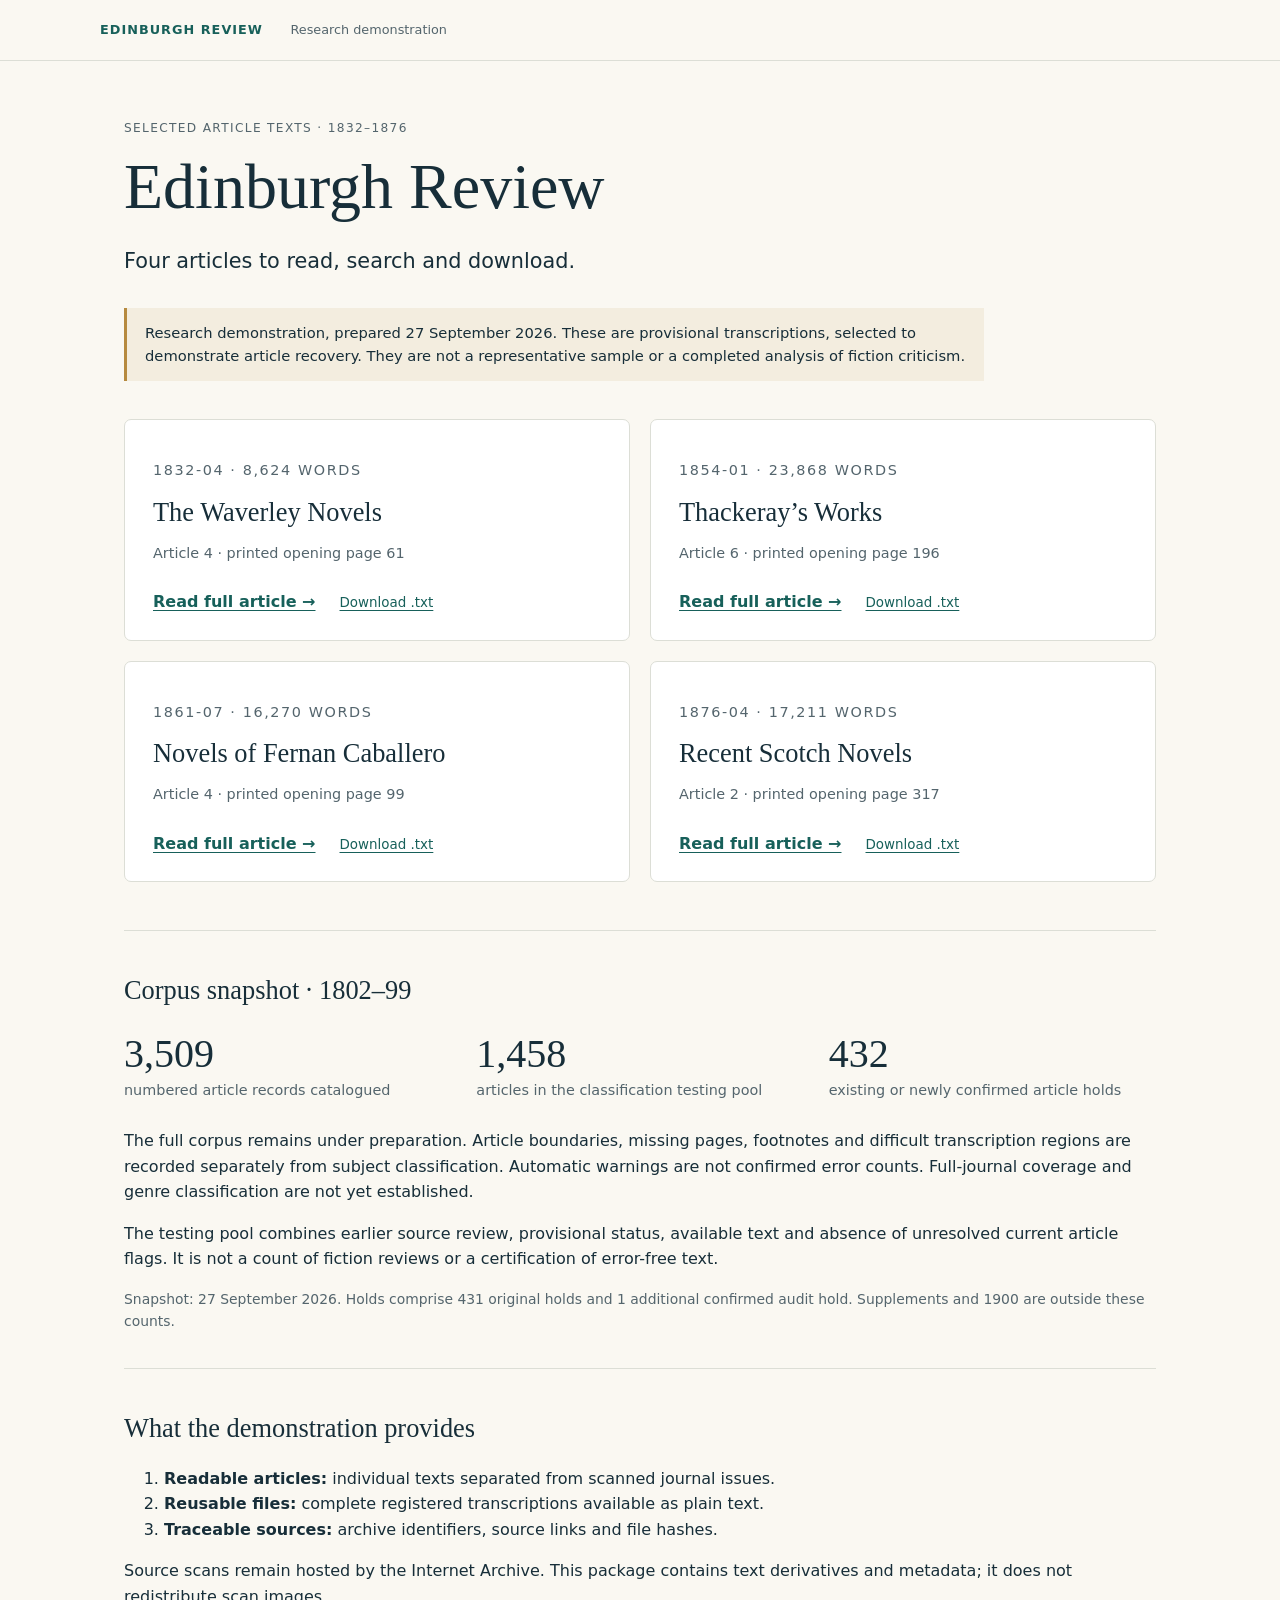
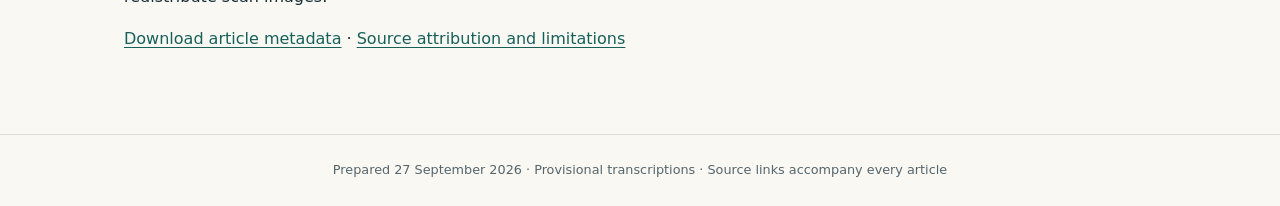
<file: index.html>
<!doctype html><html lang="en"><head><meta charset="utf-8">
<meta name="viewport" content="width=device-width,initial-scale=1">
<title>Selected article texts · Edinburgh Review</title><link rel="stylesheet" href="assets/style.css">
<script defer src="assets/reader.js"></script></head><body>
<header class="top"><a href="index.html">EDINBURGH REVIEW <span>Research demonstration</span></a></header>
<main><section class="hero"><p class="eyebrow">Selected article texts · 1832–1876</p>
<h1>Edinburgh Review</h1><p class="lede">Four articles to read, search and download.</p>
<!-- Introduction reserved for Tom Williams. No fundraising or dissertation argument has been drafted here. -->
<p class="notice">Research demonstration, prepared 27 September 2026. These are provisional transcriptions, selected to demonstrate article recovery. They are not a representative sample or a completed analysis of fiction criticism.</p></section>
<section class="cards" aria-label="Selected articles"><article class="card"><p class="eyebrow">1832-04 · 8,624 words</p>
<h2><a href="articles/ER_vol_55_issue_109_A04.html">The Waverley Novels</a></h2><p>Article 4 · printed opening page 61</p>
<a class="read" href="articles/ER_vol_55_issue_109_A04.html">Read full article →</a><a class="download" href="texts/ER_vol_55_issue_109_A04.txt" download>Download .txt</a></article><article class="card"><p class="eyebrow">1854-01 · 23,868 words</p>
<h2><a href="articles/ER_vol_99_issue_201_A06.html">Thackeray’s Works</a></h2><p>Article 6 · printed opening page 196</p>
<a class="read" href="articles/ER_vol_99_issue_201_A06.html">Read full article →</a><a class="download" href="texts/ER_vol_99_issue_201_A06.txt" download>Download .txt</a></article><article class="card"><p class="eyebrow">1861-07 · 16,270 words</p>
<h2><a href="articles/ER_vol_114_issue_231_A04.html">Novels of Fernan Caballero</a></h2><p>Article 4 · printed opening page 99</p>
<a class="read" href="articles/ER_vol_114_issue_231_A04.html">Read full article →</a><a class="download" href="texts/ER_vol_114_issue_231_A04.txt" download>Download .txt</a></article><article class="card"><p class="eyebrow">1876-04 · 17,211 words</p>
<h2><a href="articles/ER_vol_143_issue_292_A02.html">Recent Scotch Novels</a></h2><p>Article 2 · printed opening page 317</p>
<a class="read" href="articles/ER_vol_143_issue_292_A02.html">Read full article →</a><a class="download" href="texts/ER_vol_143_issue_292_A02.txt" download>Download .txt</a></article></section>
<section class="progress"><h2>Corpus snapshot · 1802–99</h2><div class="metrics">
<div><strong>3,509</strong><span>numbered article records catalogued</span></div>
<div><strong>1,458</strong><span>articles in the classification testing pool</span></div>
<div><strong>432</strong><span>existing or newly confirmed article holds</span></div></div>
<p>The full corpus remains under preparation. Article boundaries, missing pages, footnotes and difficult transcription regions are recorded separately from subject classification. Automatic warnings are not confirmed error counts. Full-journal coverage and genre classification are not yet established.</p>
<p>The testing pool combines earlier source review, provisional status, available text and absence of unresolved current article flags. It is not a count of fiction reviews or a certification of error-free text.</p>
<p class="small">Snapshot: 27 September 2026. Holds comprise 431 original holds and 1 additional confirmed audit hold. Supplements and 1900 are outside these counts.</p></section>
<section class="methods"><h2>What the demonstration provides</h2><ol>
<li><strong>Readable articles:</strong> individual texts separated from scanned journal issues.</li>
<li><strong>Reusable files:</strong> complete registered transcriptions available as plain text.</li>
<li><strong>Traceable sources:</strong> archive identifiers, source links and file hashes.</li></ol>
<p>Source scans remain hosted by the Internet Archive. This package contains text derivatives and metadata; it does not redistribute scan images.</p>
<p><a href="metadata.csv">Download article metadata</a> · <a href="SOURCE_ATTRIBUTION.md">Source attribution and limitations</a></p></section></main><footer>Prepared 27 September 2026 · Provisional transcriptions · Source links accompany every article</footer>
</body></html>
</file>
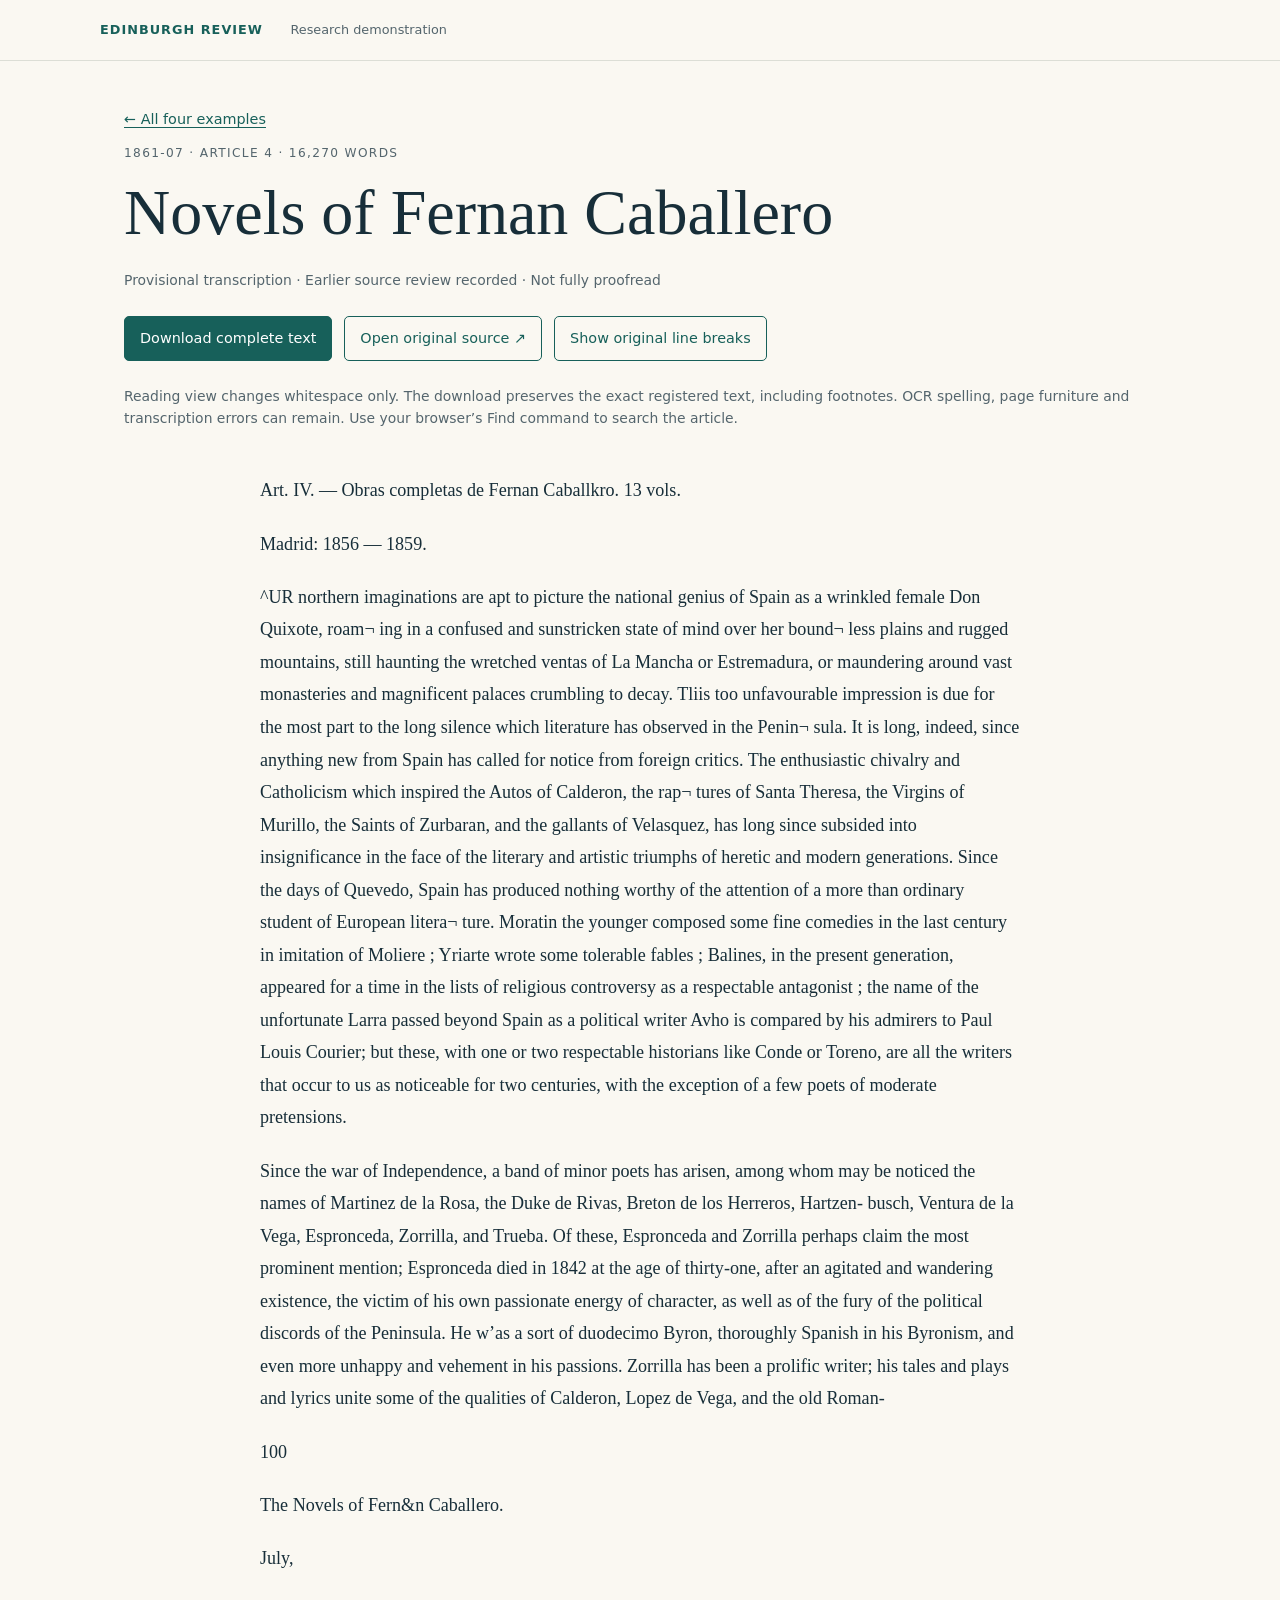
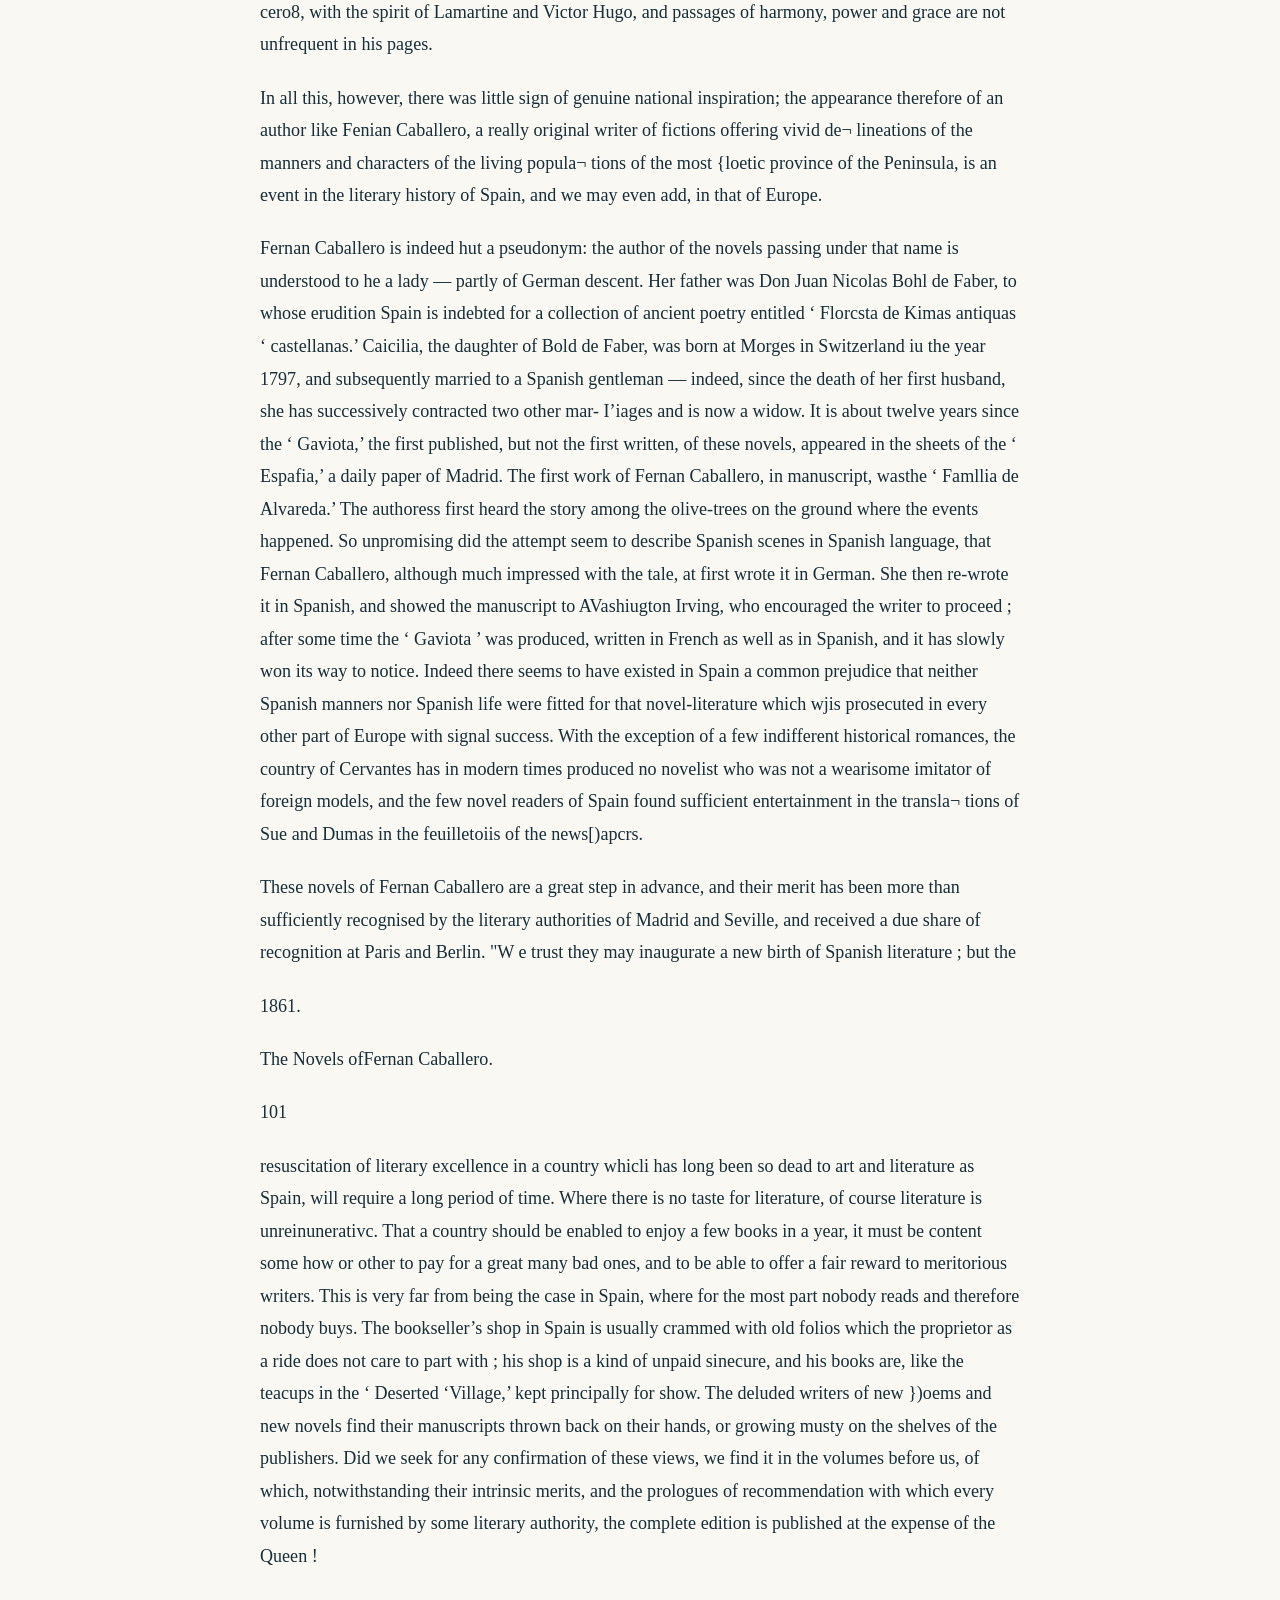
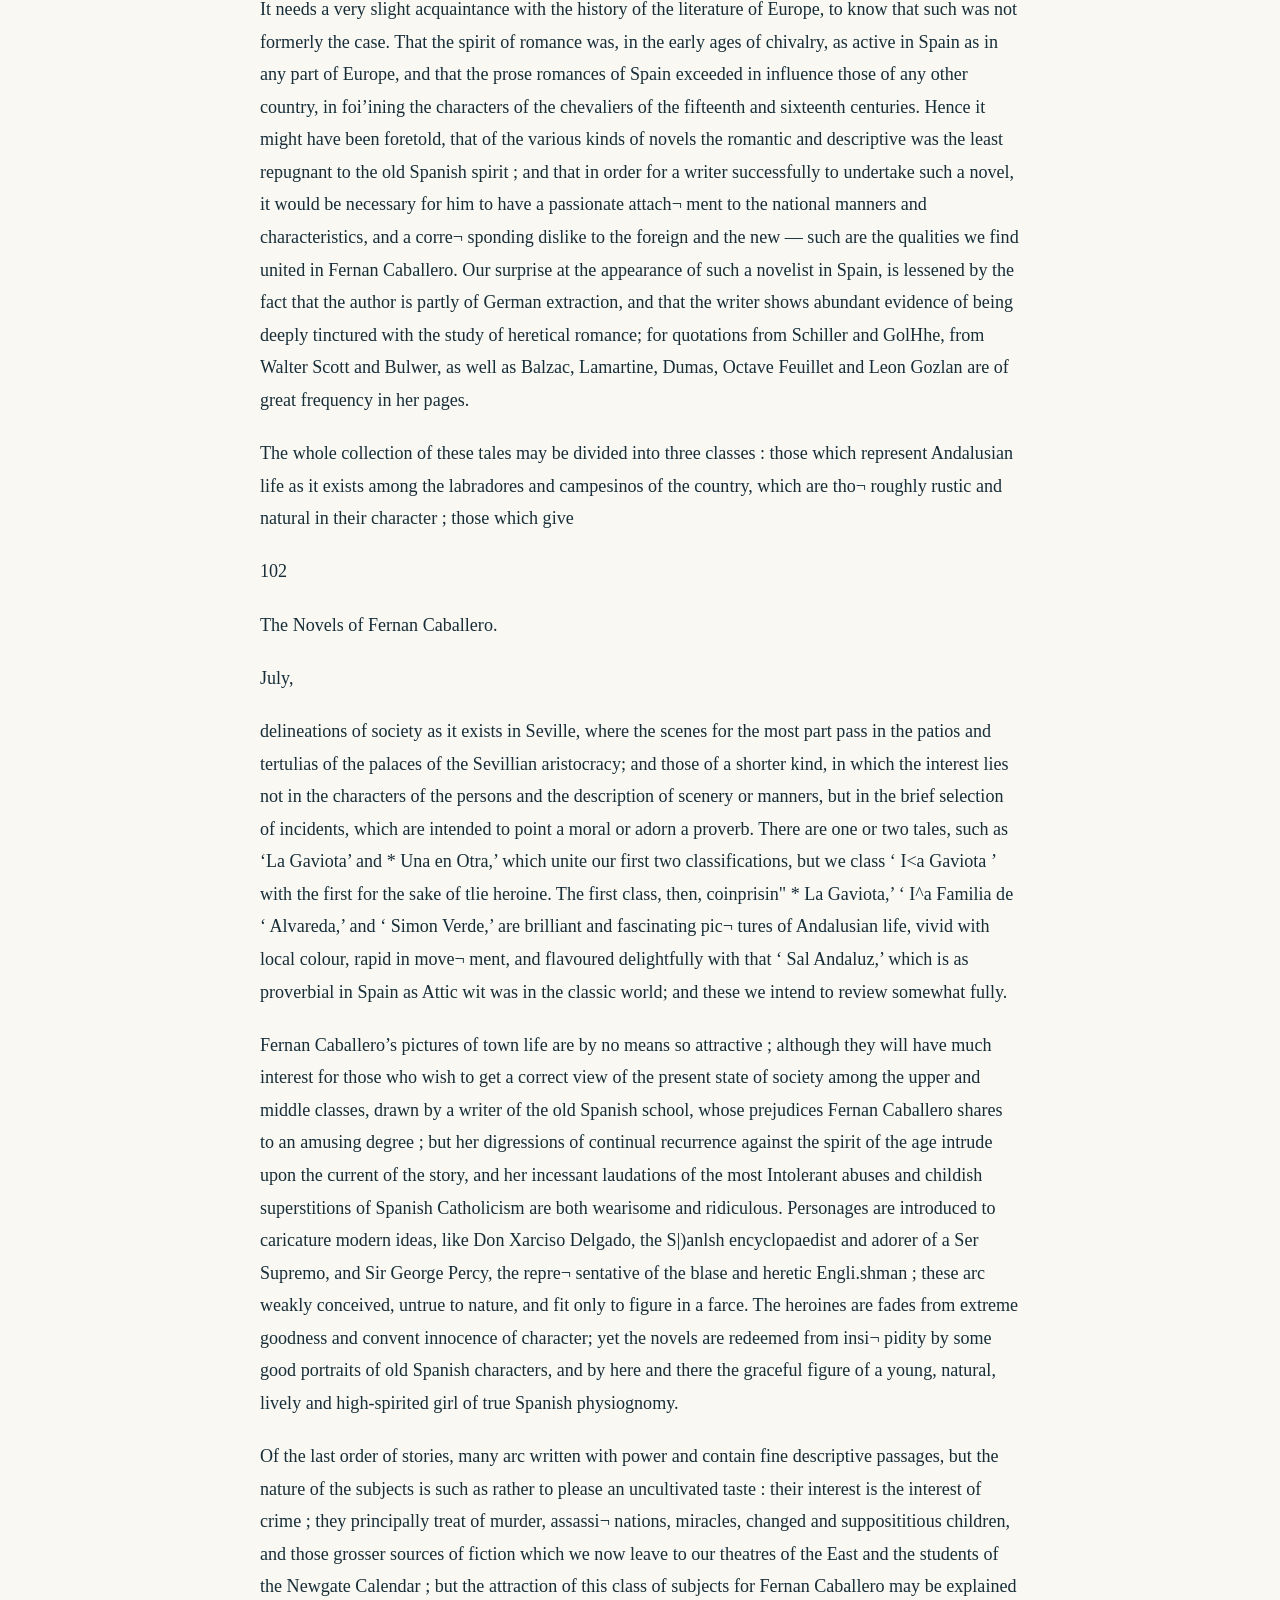
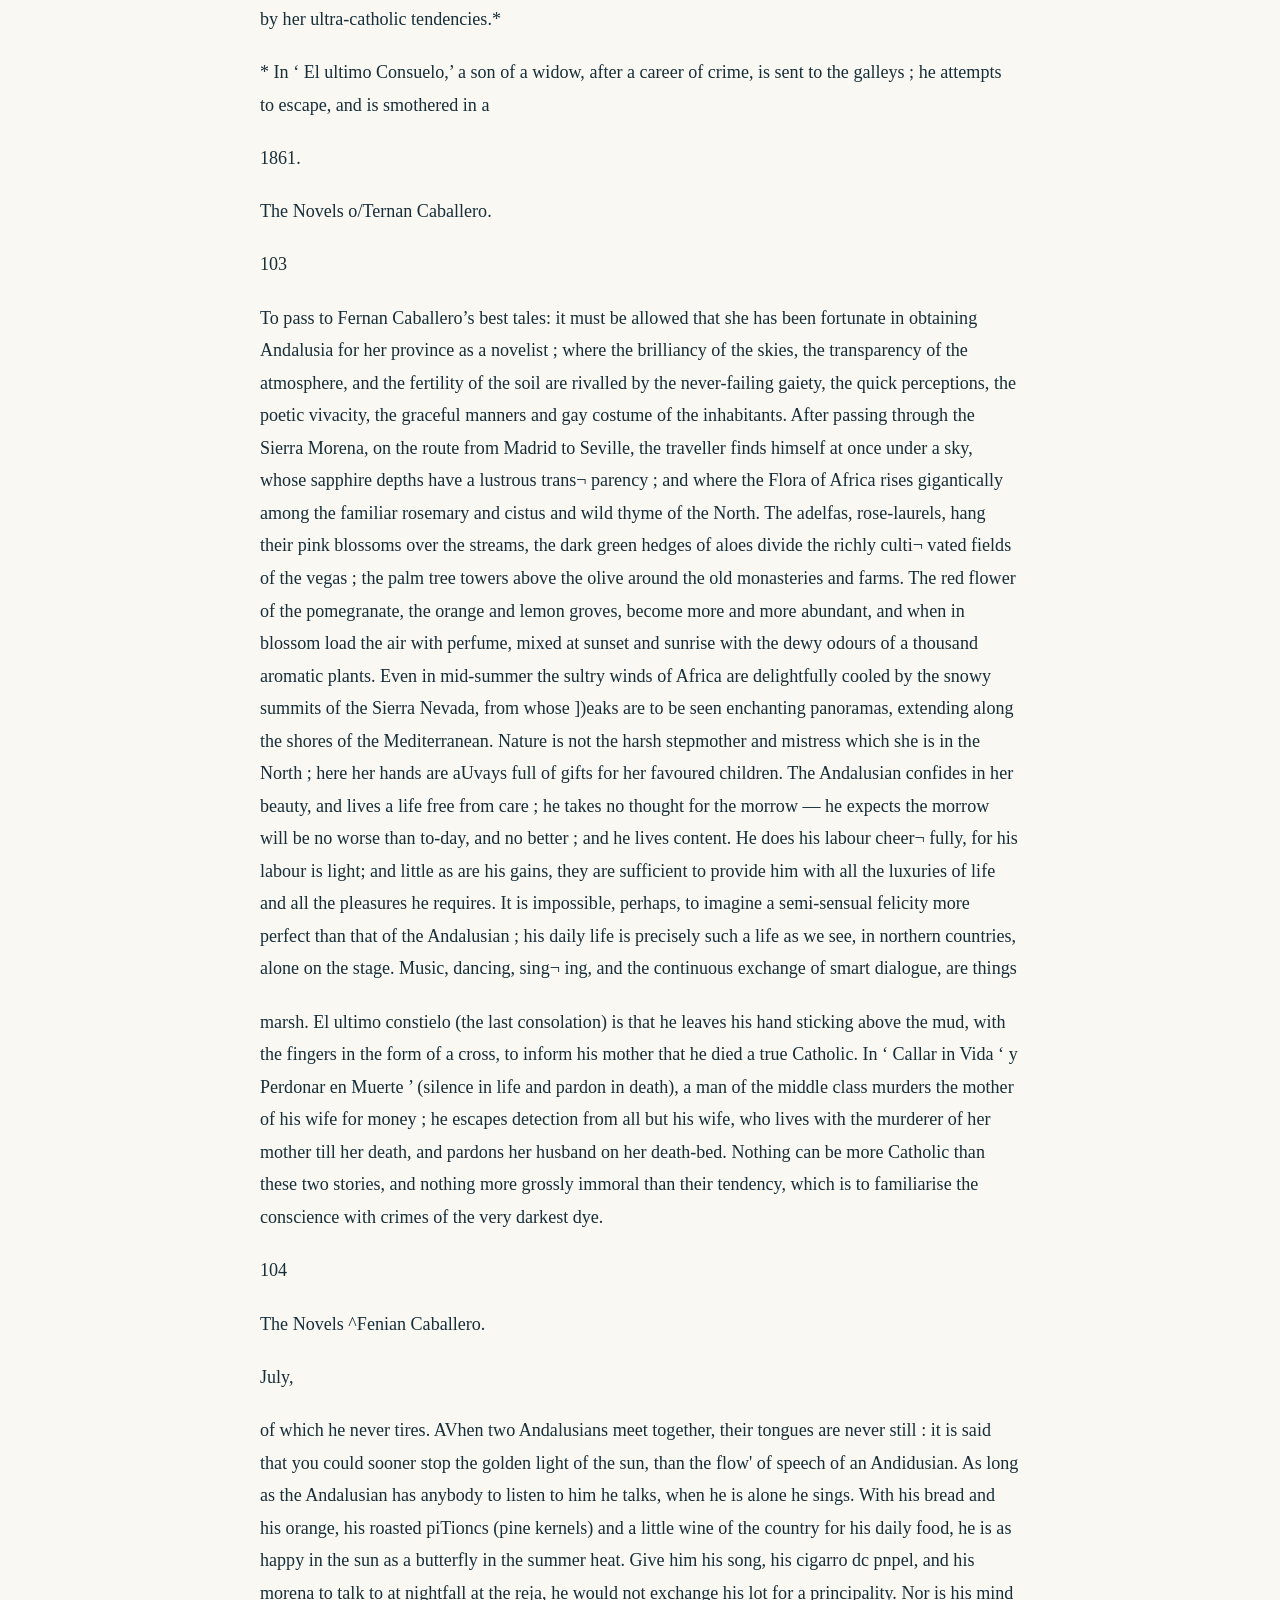
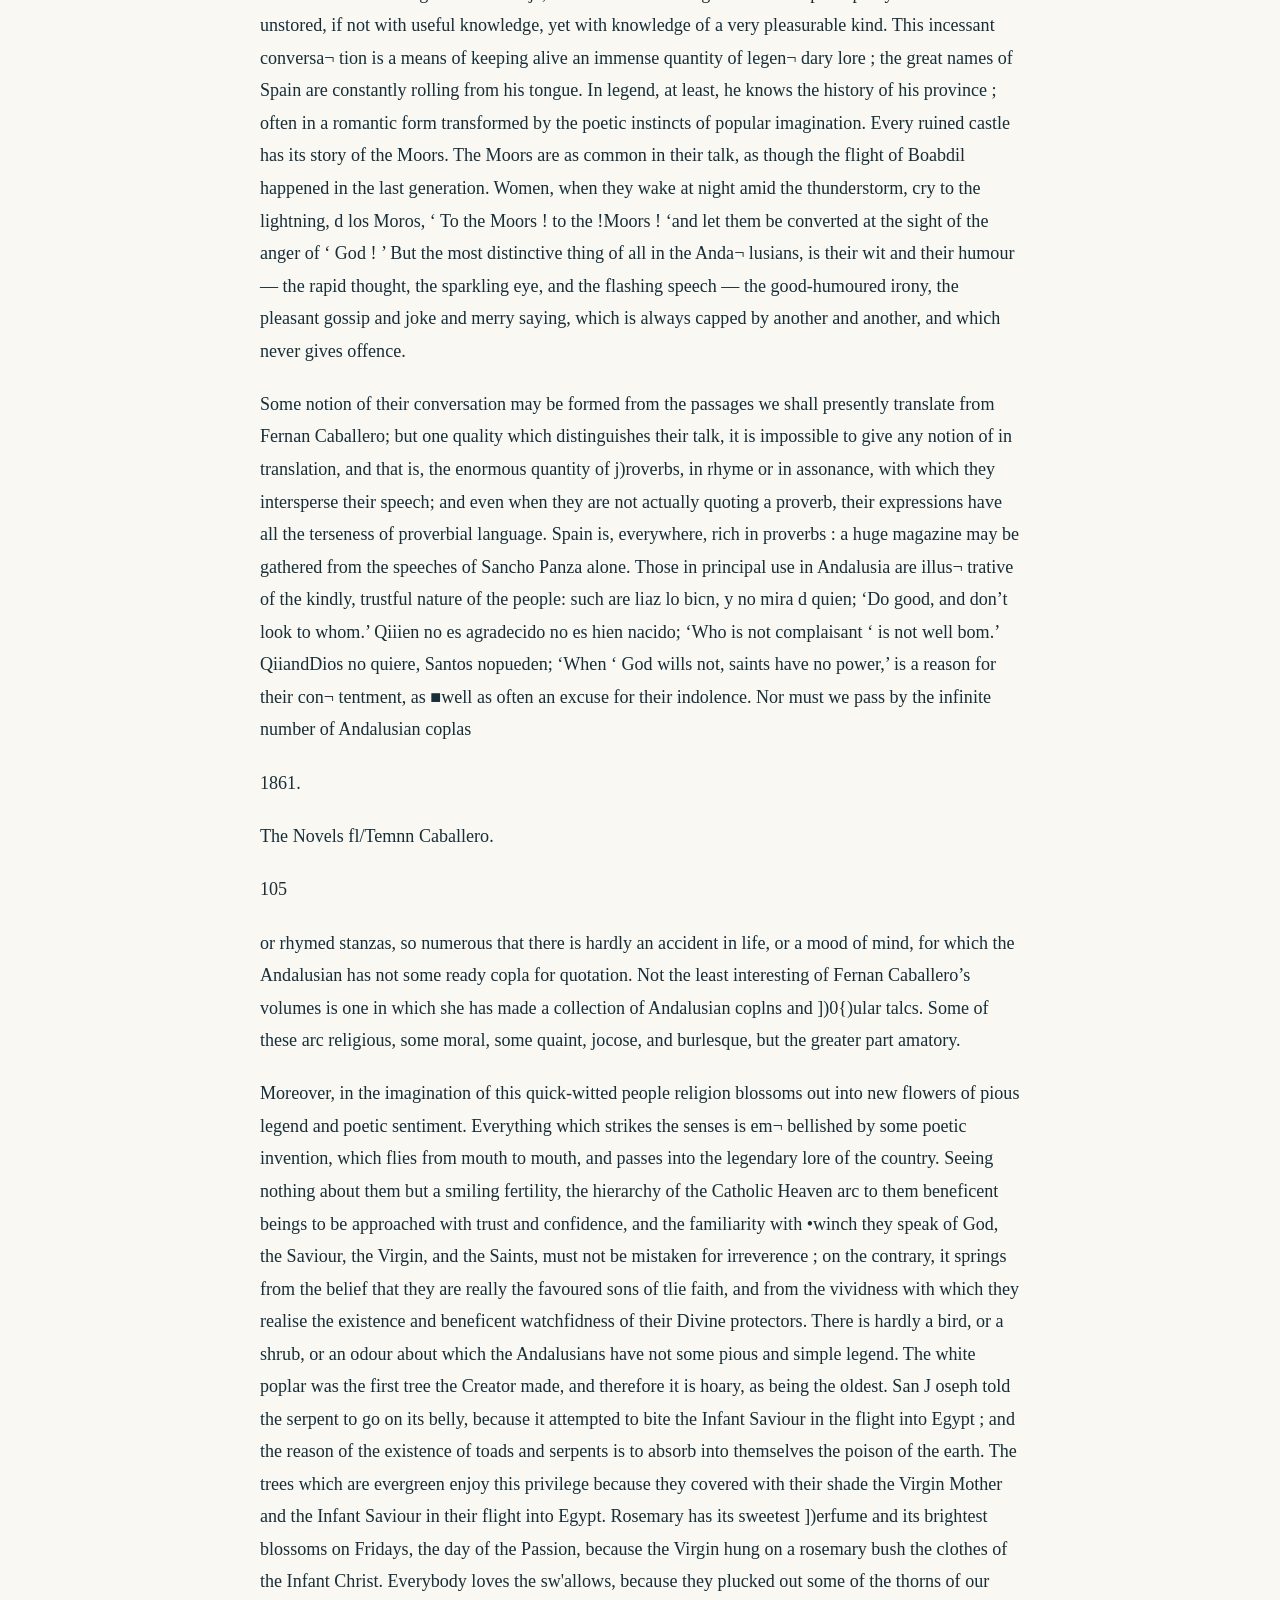
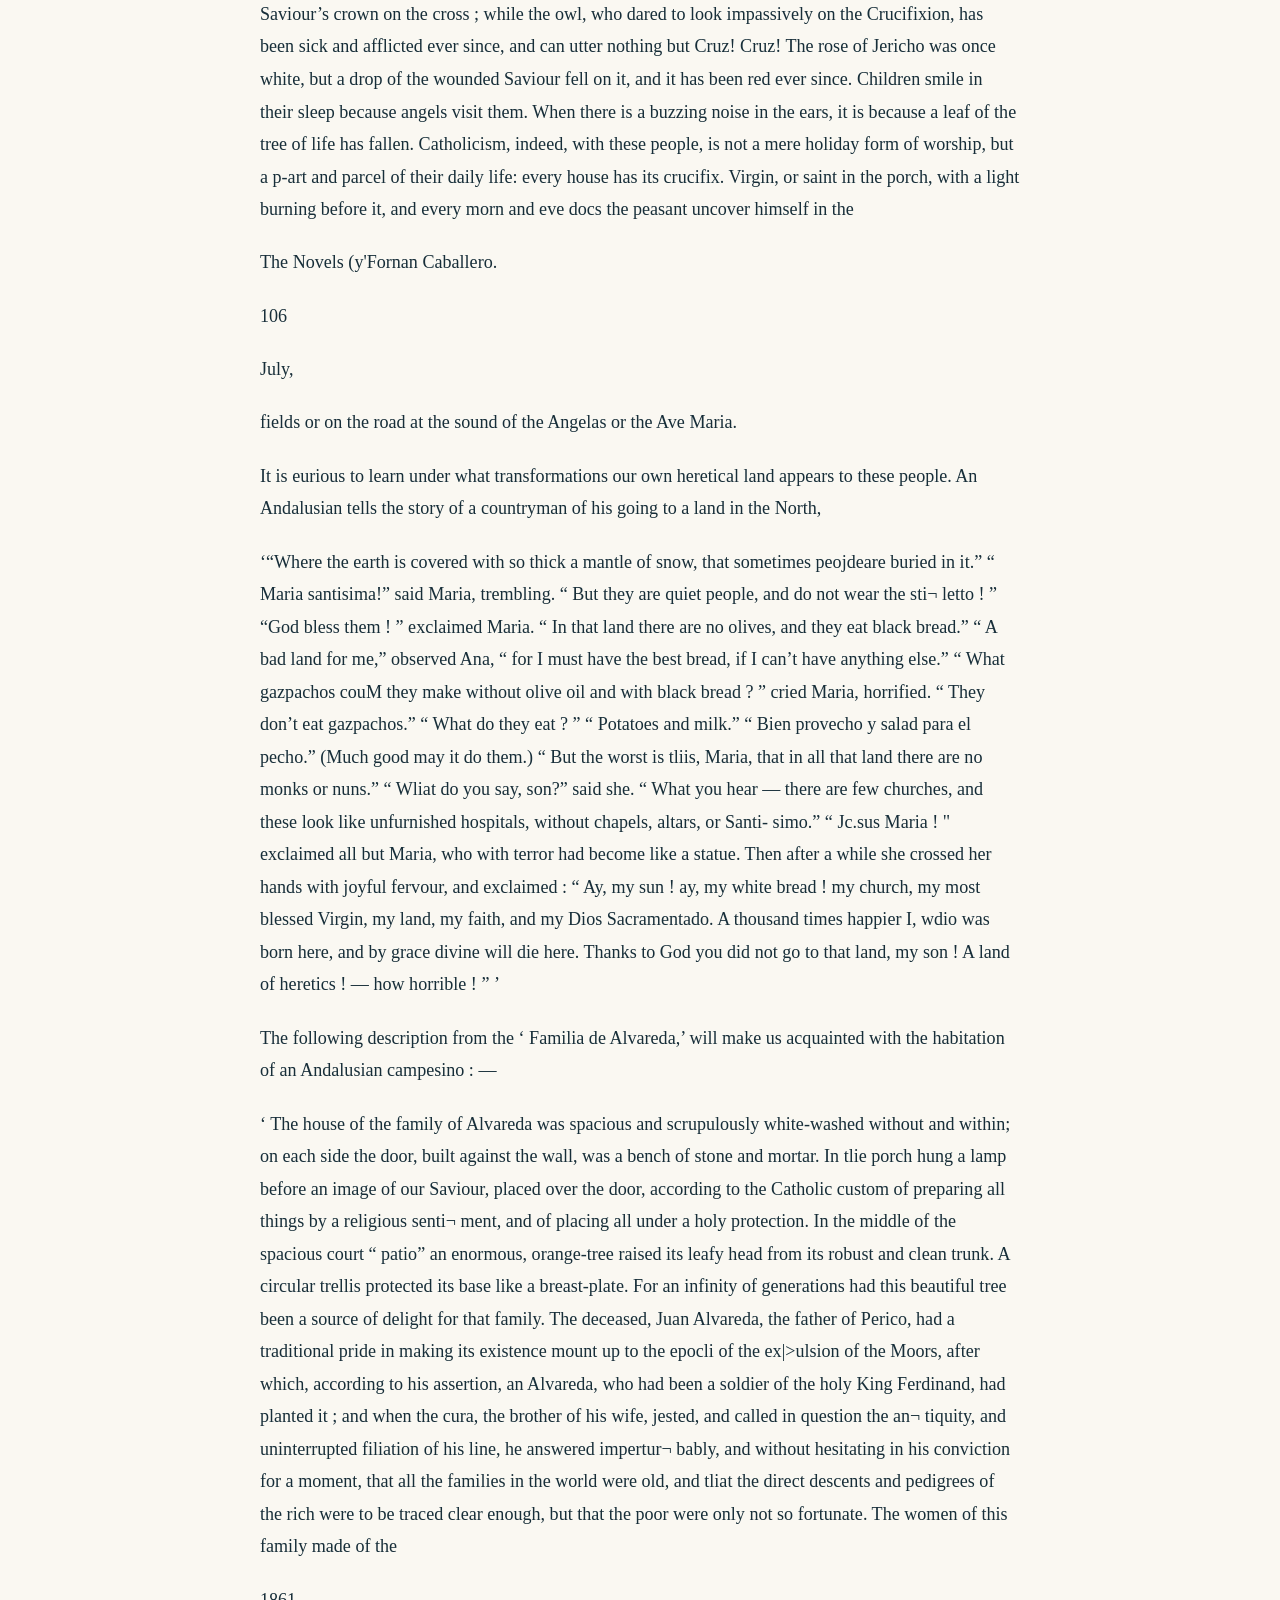
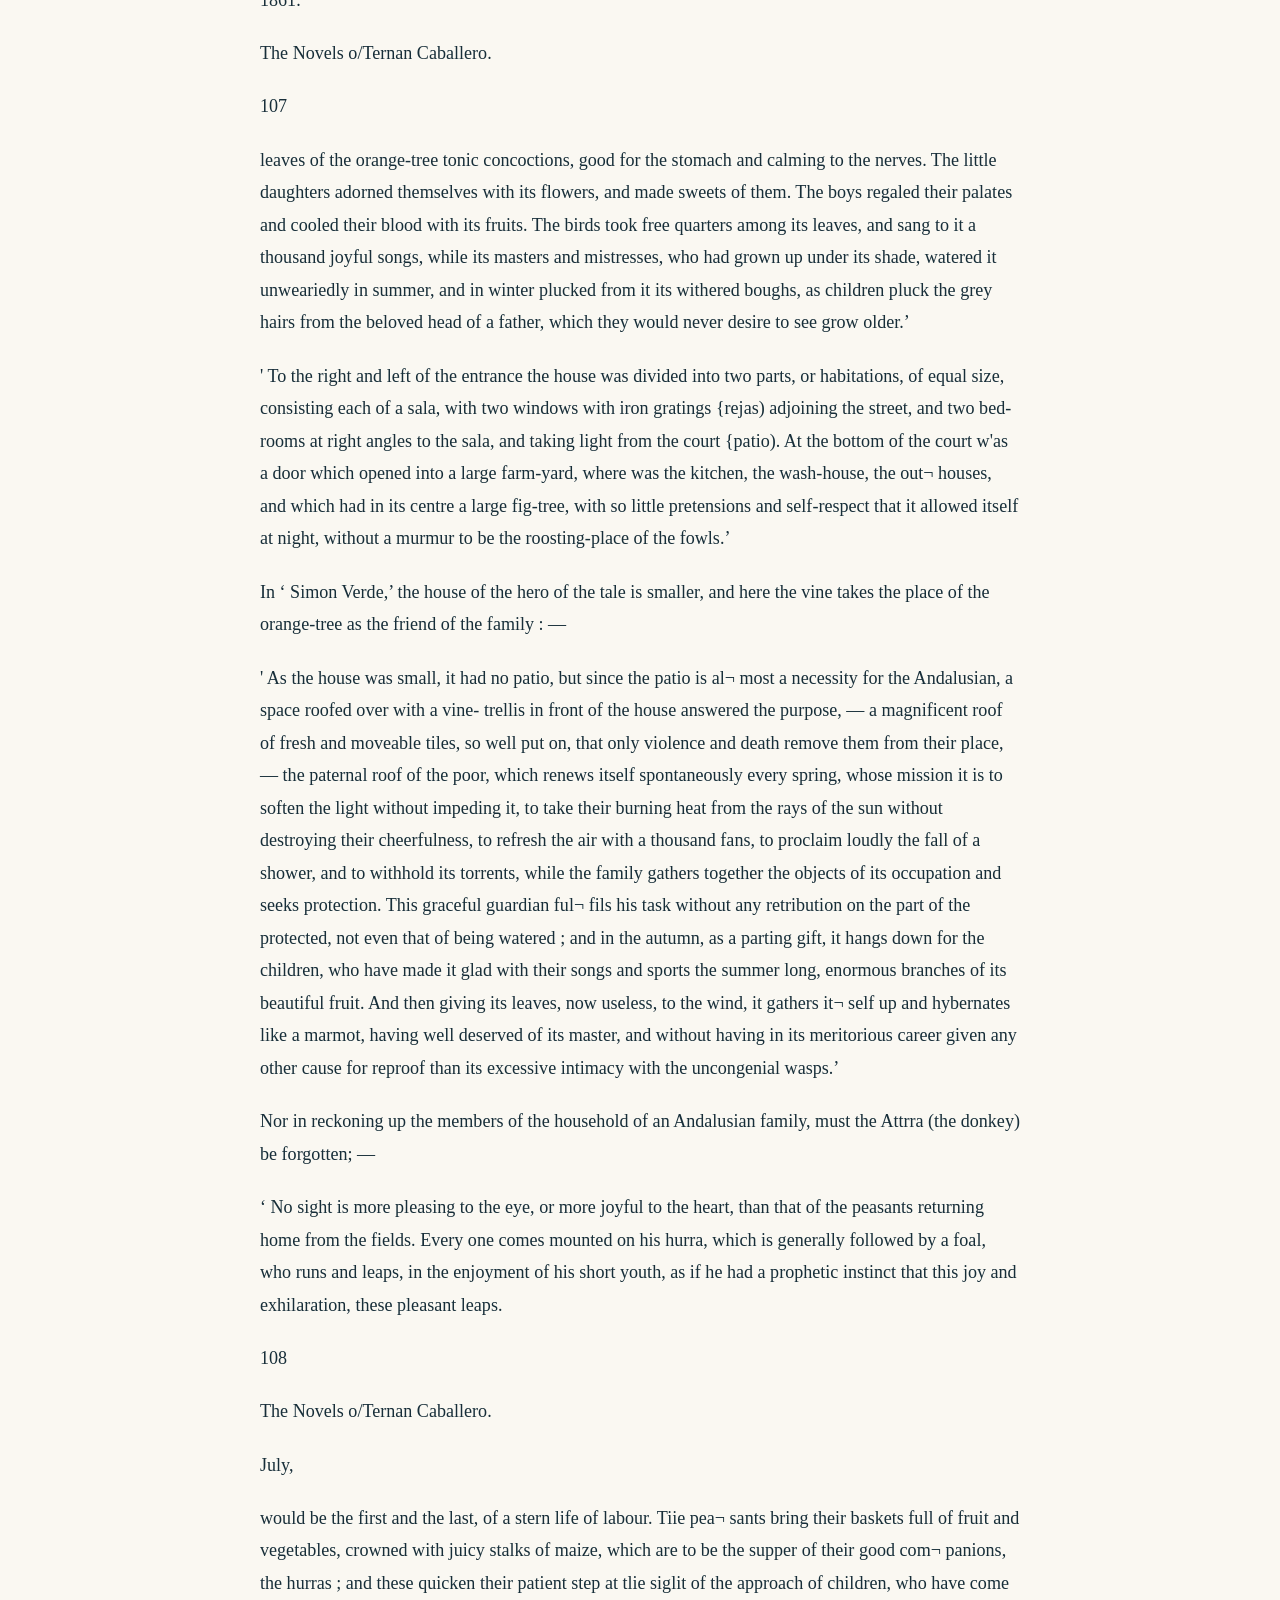
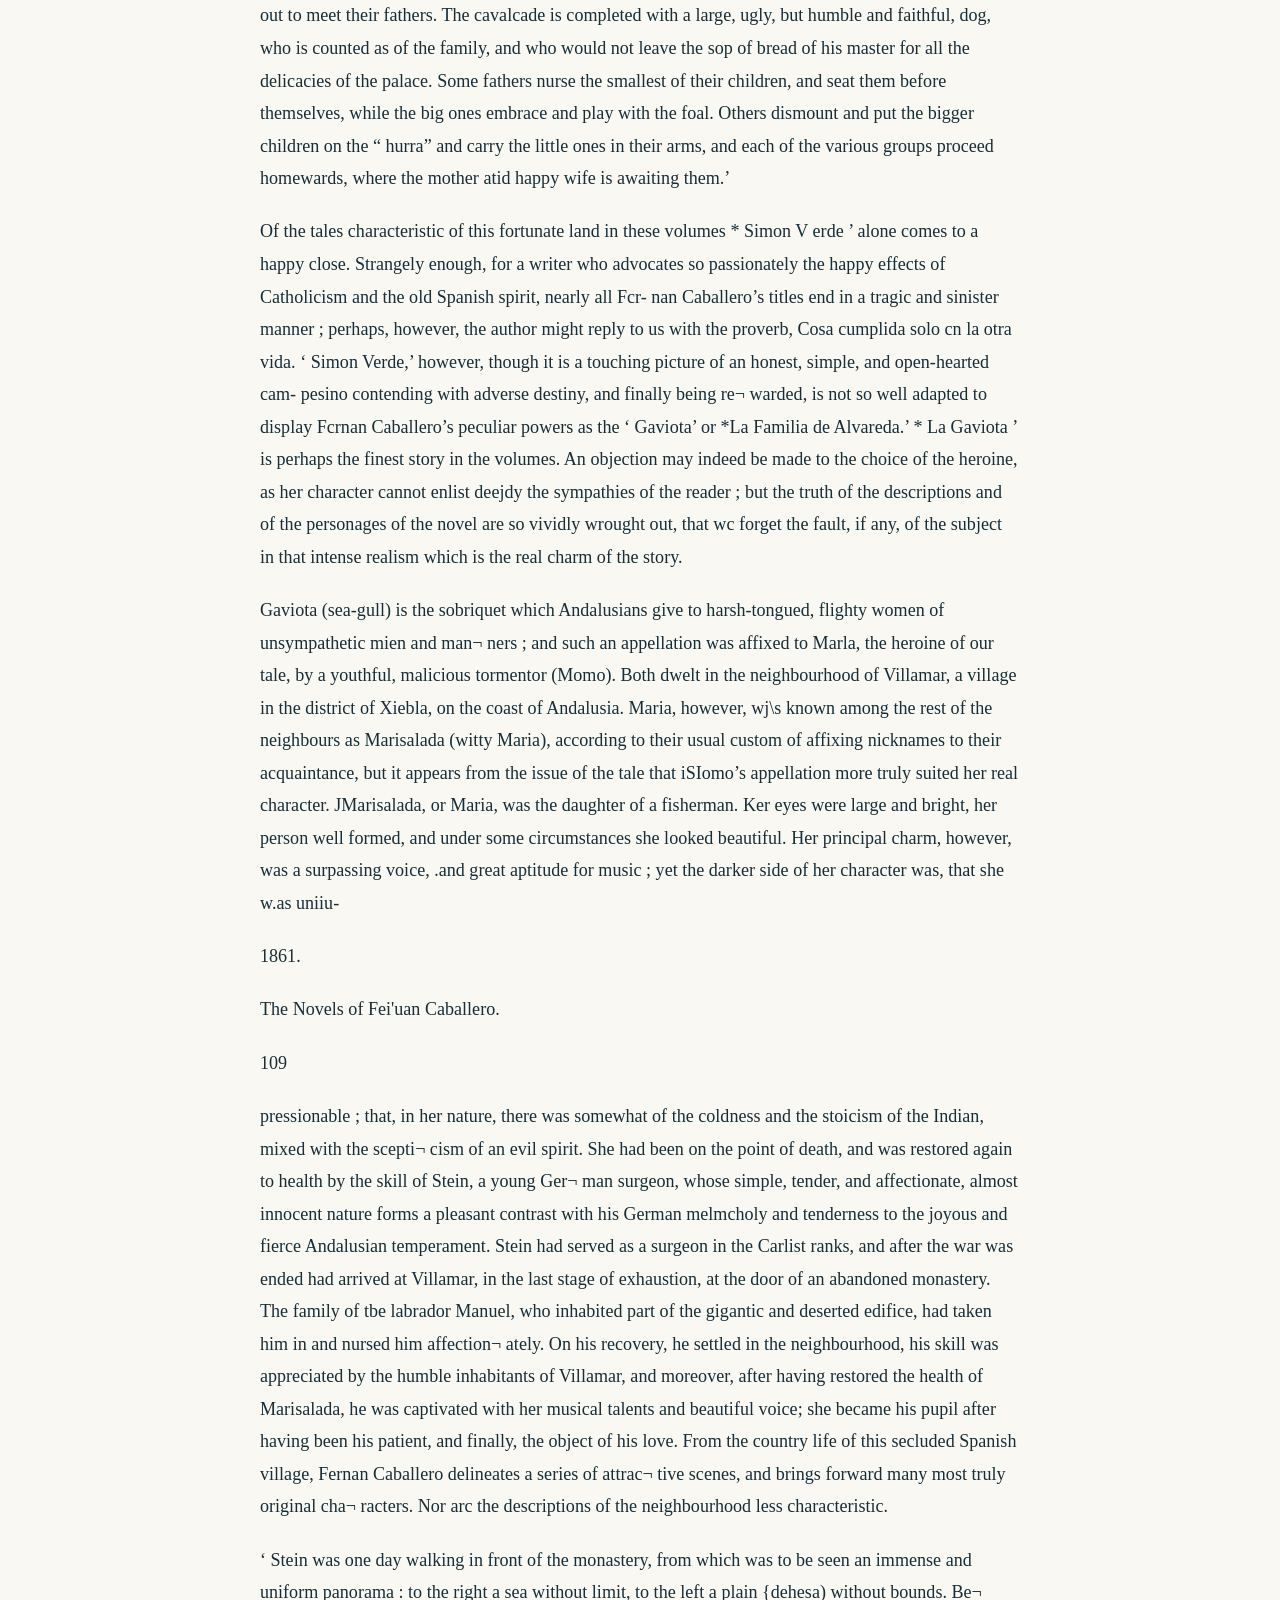
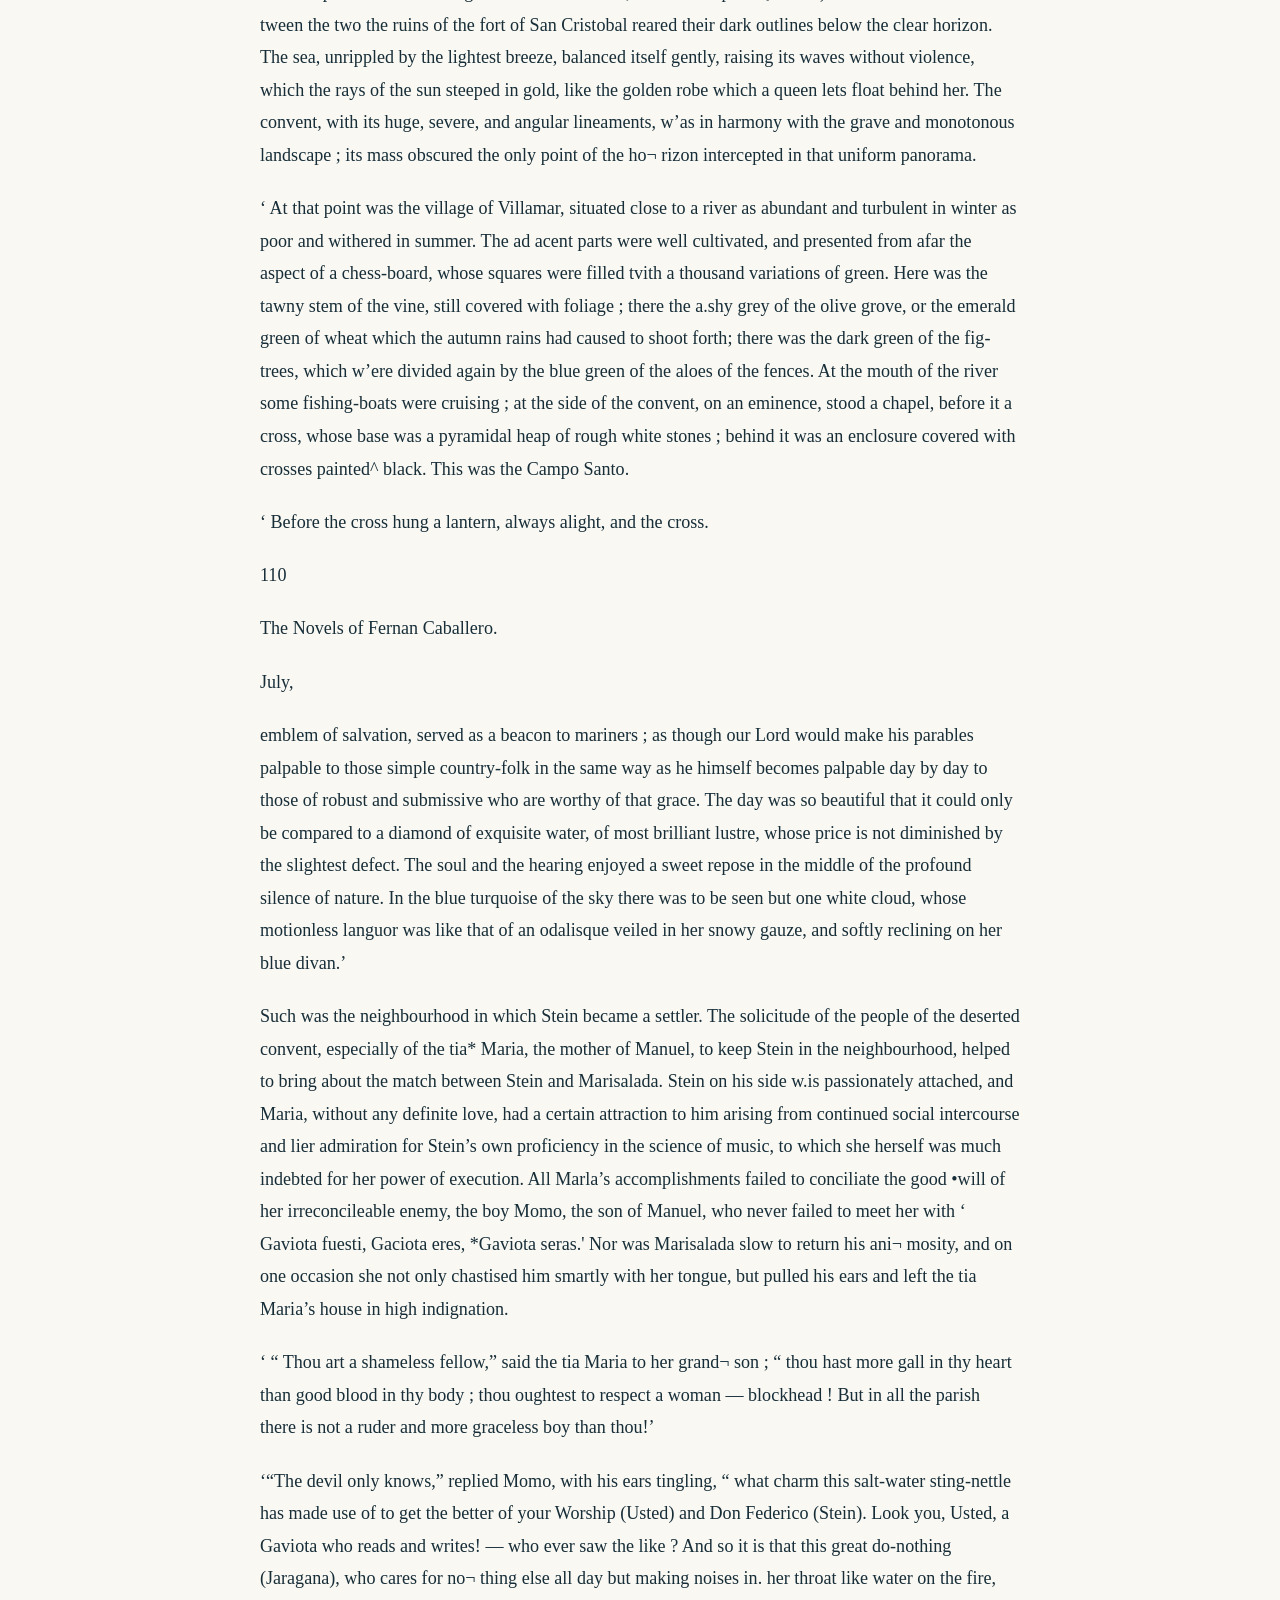
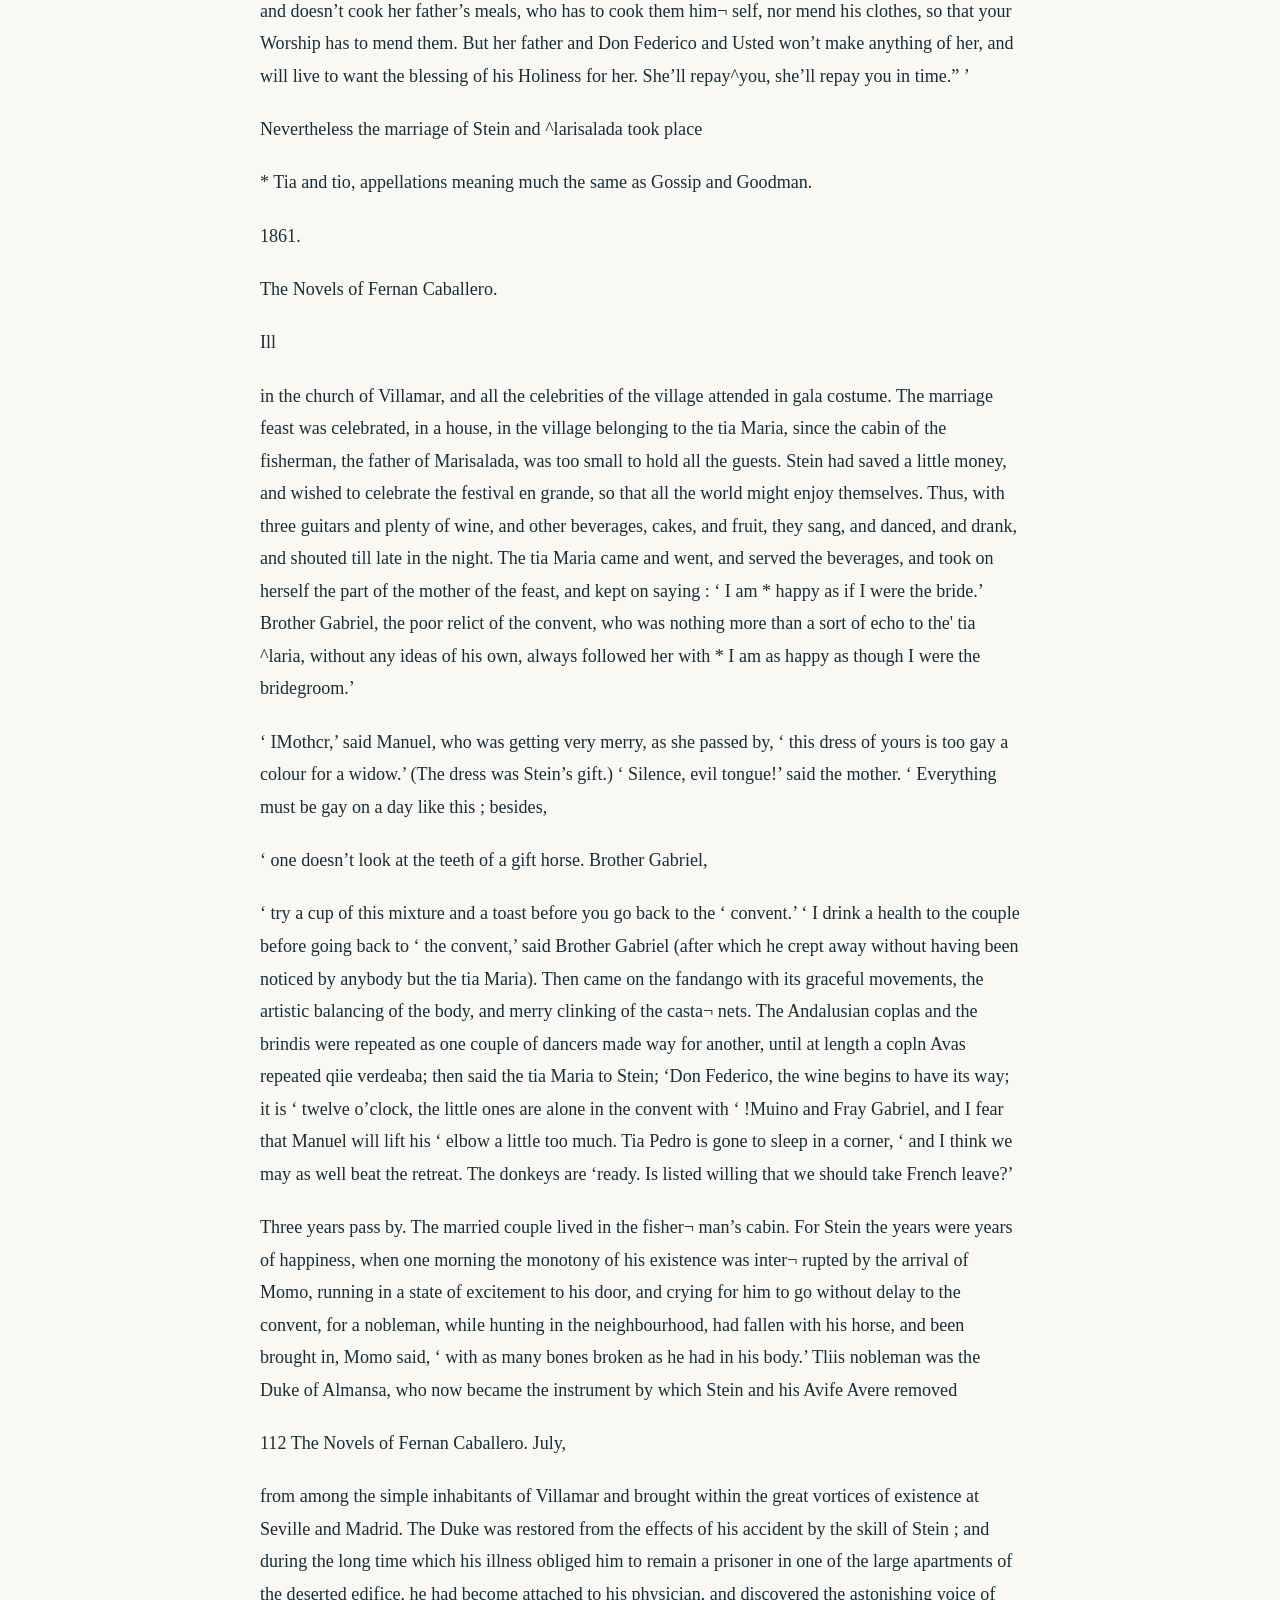
<file: articles/ER_vol_114_issue_231_A04.html>
<!doctype html><html lang="en"><head><meta charset="utf-8">
<meta name="viewport" content="width=device-width,initial-scale=1">
<title>Novels of Fernan Caballero · Edinburgh Review</title><link rel="stylesheet" href="../assets/style.css">
<script defer src="../assets/reader.js"></script></head><body>
<header class="top"><a href="../index.html">EDINBURGH REVIEW <span>Research demonstration</span></a></header>
<main><a class="back" href="../index.html">← All four examples</a>
<p class="eyebrow">1861-07 · Article 4 · 16,270 words</p>
<h1>Novels of Fernan Caballero</h1>
<p class="status">Provisional transcription · Earlier source review recorded · Not fully proofread</p>
<nav class="actions" aria-label="Article tools"><a class="button" href="../texts/ER_vol_114_issue_231_A04.txt" download>Download complete text</a>
<a class="button secondary" href="https://archive.org/details/sim_edinburgh-review-critical-journal_1861-07_114_231" target="_blank" rel="noopener">Open original source ↗</a>
<button id="view-toggle" type="button" aria-pressed="false">Show original line breaks</button></nav>
<p class="small">Reading view changes whitespace only. The download preserves the exact registered text, including footnotes. OCR spelling, page furniture and transcription errors can remain. Use your browser’s Find command to search the article.</p>
<section id="flowed" class="article" aria-label="Article text"><p>Art.  IV. —  Obras  completas  de  Fernan  Caballkro.  13  vols. </p>
<p>Madrid:  1856  — 1859. </p>
<p>^UR  northern  imaginations  are  apt  to  picture  the  national 
genius  of  Spain  as  a  wrinkled  female  Don  Quixote,  roam¬ 
ing  in  a  confused  and  sunstricken  state  of  mind  over  her  bound¬ 
less  plains  and  rugged  mountains,  still  haunting  the  wretched 
ventas  of  La  Mancha  or  Estremadura,  or  maundering  around 
vast  monasteries  and  magnificent  palaces  crumbling  to  decay. 
Tliis  too  unfavourable  impression  is  due  for  the  most  part  to 
the  long  silence  which  literature  has  observed  in  the  Penin¬ 
sula.  It  is  long,  indeed,  since  anything  new  from  Spain  has 
called  for  notice  from  foreign  critics.  The  enthusiastic  chivalry 
and  Catholicism  which  inspired  the  Autos  of  Calderon,  the  rap¬ 
tures  of  Santa  Theresa,  the  Virgins  of  Murillo,  the  Saints 
of  Zurbaran,  and  the  gallants  of  Velasquez,  has  long  since 
subsided  into  insignificance  in  the  face  of  the  literary  and 
artistic  triumphs  of  heretic  and  modern  generations.  Since  the 
days  of  Quevedo,  Spain  has  produced  nothing  worthy  of  the 
attention  of  a  more  than  ordinary  student  of  European  litera¬ 
ture.  Moratin  the  younger  composed  some  fine  comedies  in 
the  last  century  in  imitation  of  Moliere ;  Yriarte  wrote  some 
tolerable  fables ;  Balines,  in  the  present  generation,  appeared 
for  a  time  in  the  lists  of  religious  controversy  as  a  respectable 
antagonist ;  the  name  of  the  unfortunate  Larra  passed  beyond 
Spain  as  a  political  writer  Avho  is  compared  by  his  admirers  to 
Paul  Louis  Courier;  but  these,  with  one  or  two  respectable 
historians  like  Conde  or  Toreno,  are  all  the  writers  that  occur 
to  us  as  noticeable  for  two  centuries,  with  the  exception  of  a 
few  poets  of  moderate  pretensions. </p>
<p>Since  the  war  of  Independence,  a  band  of  minor  poets  has 
arisen,  among  whom  may  be  noticed  the  names  of  Martinez  de 
la  Rosa,  the  Duke  de  Rivas,  Breton  de  los  Herreros,  Hartzen- 
busch,  Ventura  de  la  Vega,  Espronceda,  Zorrilla,  and  Trueba. 
Of  these,  Espronceda  and  Zorrilla  perhaps  claim  the  most 
prominent  mention;  Espronceda  died  in  1842  at  the  age  of 
thirty-one,  after  an  agitated  and  wandering  existence,  the  victim 
of  his  own  passionate  energy  of  character,  as  well  as  of  the  fury 
of  the  political  discords  of  the  Peninsula.  He  w’as  a  sort  of 
duodecimo  Byron,  thoroughly  Spanish  in  his  Byronism,  and 
even  more  unhappy  and  vehement  in  his  passions.  Zorrilla  has 
been  a  prolific  writer;  his  tales  and  plays  and  lyrics  unite  some 
of  the  qualities  of  Calderon,  Lopez  de  Vega,  and  the  old  Roman- </p>
<p>100 </p>
<p>The  Novels  of  Fern&amp;n  Caballero. </p>
<p>July, </p>
<p>cero8,  with  the  spirit  of  Lamartine  and  Victor  Hugo,  and  passages 
of  harmony,  power  and  grace  are  not  unfrequent  in  his  pages. </p>
<p>In  all  this,  however,  there  was  little  sign  of  genuine  national 
inspiration;  the  appearance  therefore  of  an  author  like  Fenian 
Caballero,  a  really  original  writer  of  fictions  offering  vivid  de¬ 
lineations  of  the  manners  and  characters  of  the  living  popula¬ 
tions  of  the  most  {loetic  province  of  the  Peninsula,  is  an  event 
in  the  literary  history  of  Spain,  and  we  may  even  add,  in  that 
of  Europe. </p>
<p>Fernan  Caballero  is  indeed  hut  a  pseudonym:  the  author 
of  the  novels  passing  under  that  name  is  understood  to  he  a 
lady — partly  of  German  descent.  Her  father  was  Don  Juan 
Nicolas  Bohl  de  Faber,  to  whose  erudition  Spain  is  indebted  for 
a  collection  of  ancient  poetry  entitled  ‘  Florcsta  de  Kimas  antiquas 
‘  castellanas.’  Caicilia,  the  daughter  of  Bold  de  Faber,  was  born 
at  Morges  in  Switzerland  iu  the  year  1797,  and  subsequently 
married  to  a  Spanish  gentleman — indeed,  since  the  death  of  her 
first  husband,  she  has  successively  contracted  two  other  mar- 
I’iages  and  is  now  a  widow.  It  is  about  twelve  years  since  the 
‘  Gaviota,’  the  first  published,  but  not  the  first  written,  of  these 
novels,  appeared  in  the  sheets  of  the  ‘  Espafia,’  a  daily  paper  of 
Madrid.  The  first  work  of  Fernan  Caballero,  in  manuscript, 
wasthe  ‘  Famllia  de  Alvareda.’  The  authoress  first  heard  the 
story  among  the  olive-trees  on  the  ground  where  the  events 
happened.  So  unpromising  did  the  attempt  seem  to  describe 
Spanish  scenes  in  Spanish  language,  that  Fernan  Caballero, 
although  much  impressed  with  the  tale,  at  first  wrote  it  in 
German.  She  then  re-wrote  it  in  Spanish,  and  showed  the 
manuscript  to  AVashiugton  Irving,  who  encouraged  the  writer 
to  proceed ;  after  some  time  the  ‘  Gaviota  ’  was  produced,  written 
in  French  as  well  as  in  Spanish,  and  it  has  slowly  won  its  way 
to  notice.  Indeed  there  seems  to  have  existed  in  Spain  a 
common  prejudice  that  neither  Spanish  manners  nor  Spanish 
life  were  fitted  for  that  novel-literature  which  wjis  prosecuted 
in  every  other  part  of  Europe  with  signal  success.  With  the 
exception  of  a  few  indifferent  historical  romances,  the  country 
of  Cervantes  has  in  modern  times  produced  no  novelist  who  was 
not  a  wearisome  imitator  of  foreign  models,  and  the  few  novel 
readers  of  Spain  found  sufficient  entertainment  in  the  transla¬ 
tions  of  Sue  and  Dumas  in  the  feuilletoiis  of  the  news[)apcrs. </p>
<p>These  novels  of  Fernan  Caballero  are  a  great  step  in  advance, 
and  their  merit  has  been  more  than  sufficiently  recognised  by 
the  literary  authorities  of  Madrid  and  Seville,  and  received  a 
due  share  of  recognition  at  Paris  and  Berlin.  &quot;W  e  trust  they 
may  inaugurate  a  new  birth  of  Spanish  literature ;  but  the </p>
<p>1861. </p>
<p>The  Novels  ofFernan  Caballero. </p>
<p>101 </p>
<p>resuscitation  of  literary  excellence  in  a  country  whicli  has  long 
been  so  dead  to  art  and  literature  as  Spain,  will  require  a  long 
period  of  time.  Where  there  is  no  taste  for  literature,  of  course 
literature  is  unreinunerativc.  That  a  country  should  be  enabled 
to  enjoy  a  few  books  in  a  year,  it  must  be  content  some  how 
or  other  to  pay  for  a  great  many  bad  ones,  and  to  be  able 
to  offer  a  fair  reward  to  meritorious  writers.  This  is  very  far 
from  being  the  case  in  Spain,  where  for  the  most  part  nobody 
reads  and  therefore  nobody  buys.  The  bookseller’s  shop  in  Spain 
is  usually  crammed  with  old  folios  which  the  proprietor  as  a 
ride  does  not  care  to  part  with ;  his  shop  is  a  kind  of  unpaid 
sinecure,  and  his  books  are,  like  the  teacups  in  the  ‘  Deserted 
‘Village,’  kept  principally  for  show.  The  deluded  writers  of  new 
})oems  and  new  novels  find  their  manuscripts  thrown  back  on 
their  hands,  or  growing  musty  on  the  shelves  of  the  publishers. 
Did  we  seek  for  any  confirmation  of  these  views,  we  find  it  in 
the  volumes  before  us,  of  which,  notwithstanding  their  intrinsic 
merits,  and  the  prologues  of  recommendation  with  which  every 
volume  is  furnished  by  some  literary  authority,  the  complete 
edition  is  published  at  the  expense  of  the  Queen ! </p>
<p>It  needs  a  very  slight  acquaintance  with  the  history  of  the 
literature  of  Europe,  to  know  that  such  was  not  formerly  the 
case.  That  the  spirit  of  romance  was,  in  the  early  ages  of 
chivalry,  as  active  in  Spain  as  in  any  part  of  Europe,  and  that  the 
prose  romances  of  Spain  exceeded  in  influence  those  of  any 
other  country,  in  foi’ining  the  characters  of  the  chevaliers  of  the 
fifteenth  and  sixteenth  centuries.  Hence  it  might  have  been 
foretold,  that  of  the  various  kinds  of  novels  the  romantic  and 
descriptive  was  the  least  repugnant  to  the  old  Spanish  spirit ; 
and  that  in  order  for  a  writer  successfully  to  undertake  such  a 
novel,  it  would  be  necessary  for  him  to  have  a  passionate  attach¬ 
ment  to  the  national  manners  and  characteristics,  and  a  corre¬ 
sponding  dislike  to  the  foreign  and  the  new — such  are  the 
qualities  we  find  united  in  Fernan  Caballero.  Our  surprise  at 
the  appearance  of  such  a  novelist  in  Spain,  is  lessened  by  the 
fact  that  the  author  is  partly  of  German  extraction,  and  that 
the  writer  shows  abundant  evidence  of  being  deeply  tinctured 
with  the  study  of  heretical  romance;  for  quotations  from 
Schiller  and  GolHhe,  from  Walter  Scott  and  Bulwer,  as  well 
as  Balzac,  Lamartine,  Dumas,  Octave  Feuillet  and  Leon  Gozlan 
are  of  great  frequency  in  her  pages. </p>
<p>The  whole  collection  of  these  tales  may  be  divided  into  three 
classes  :  those  which  represent  Andalusian  life  as  it  exists  among 
the  labradores  and  campesinos  of  the  country,  which  are  tho¬ 
roughly  rustic  and  natural  in  their  character ;  those  which  give </p>
<p>102 </p>
<p>The  Novels  of  Fernan  Caballero. </p>
<p>July, </p>
<p>delineations  of  society  as  it  exists  in  Seville,  where  the  scenes 
for  the  most  part  pass  in  the  patios  and  tertulias  of  the  palaces 
of  the  Sevillian  aristocracy;  and  those  of  a  shorter  kind,  in 
which  the  interest  lies  not  in  the  characters  of  the  persons  and 
the  description  of  scenery  or  manners,  but  in  the  brief  selection 
of  incidents,  which  are  intended  to  point  a  moral  or  adorn  a 
proverb.  There  are  one  or  two  tales,  such  as  ‘La  Gaviota’  and 
*  Una  en  Otra,’  which  unite  our  first  two  classifications,  but  we 
class  ‘  I&lt;a  Gaviota  ’  with  the  first  for  the  sake  of  tlie  heroine. 
The  first  class,  then,  coinprisin&quot;  *  La  Gaviota,’  ‘  I^a  Familia  de 
‘  Alvareda,’  and  ‘  Simon  Verde,’  are  brilliant  and  fascinating  pic¬ 
tures  of  Andalusian  life,  vivid  with  local  colour,  rapid  in  move¬ 
ment,  and  flavoured  delightfully  with  that  ‘  Sal  Andaluz,’  which 
is  as  proverbial  in  Spain  as  Attic  wit  was  in  the  classic  world; 
and  these  we  intend  to  review  somewhat  fully. </p>
<p>Fernan  Caballero’s  pictures  of  town  life  are  by  no  means  so 
attractive ;  although  they  will  have  much  interest  for  those  who 
wish  to  get  a  correct  view  of  the  present  state  of  society  among 
the  upper  and  middle  classes,  drawn  by  a  writer  of  the  old 
Spanish  school,  whose  prejudices  Fernan  Caballero  shares  to  an 
amusing  degree ;  but  her  digressions  of  continual  recurrence 
against  the  spirit  of  the  age  intrude  upon  the  current  of  the  story, 
and  her  incessant  laudations  of  the  most  Intolerant  abuses  and 
childish  superstitions  of  Spanish  Catholicism  are  both  wearisome 
and  ridiculous.  Personages  are  introduced  to  caricature  modern 
ideas,  like  Don  Xarciso  Delgado,  the  S|)anlsh  encyclopaedist 
and  adorer  of  a  Ser  Supremo,  and  Sir  George  Percy,  the  repre¬ 
sentative  of  the  blase  and  heretic  Engli.shman  ;  these  arc  weakly 
conceived,  untrue  to  nature,  and  fit  only  to  figure  in  a  farce. 
The  heroines  are  fades  from  extreme  goodness  and  convent 
innocence  of  character;  yet  the  novels  are  redeemed  from  insi¬ 
pidity  by  some  good  portraits  of  old  Spanish  characters,  and  by 
here  and  there  the  graceful  figure  of  a  young,  natural,  lively 
and  high-spirited  girl  of  true  Spanish  physiognomy. </p>
<p>Of  the  last  order  of  stories,  many  arc  written  with  power  and 
contain  fine  descriptive  passages,  but  the  nature  of  the  subjects 
is  such  as  rather  to  please  an  uncultivated  taste :  their  interest  is 
the  interest  of  crime ;  they  principally  treat  of  murder,  assassi¬ 
nations,  miracles,  changed  and  supposititious  children,  and  those 
grosser  sources  of  fiction  which  we  now  leave  to  our  theatres 
of  the  East  and  the  students  of  the  Newgate  Calendar ;  but 
the  attraction  of  this  class  of  subjects  for  Fernan  Caballero 
may  be  explained  by  her  ultra-catholic  tendencies.* </p>
<p>*  In  ‘  El  ultimo  Consuelo,’  a  son  of  a  widow,  after  a  career  of  crime, 
is  sent  to  the  galleys ;  he  attempts  to  escape,  and  is  smothered  in  a </p>
<p>1861. </p>
<p>The  Novels  o/Ternan  Caballero. </p>
<p>103 </p>
<p>To  pass  to  Fernan  Caballero’s  best  tales:  it  must  be  allowed 
that  she  has  been  fortunate  in  obtaining  Andalusia  for  her 
province  as  a  novelist ;  where  the  brilliancy  of  the  skies,  the 
transparency  of  the  atmosphere,  and  the  fertility  of  the  soil 
are  rivalled  by  the  never-failing  gaiety,  the  quick  perceptions, 
the  poetic  vivacity,  the  graceful  manners  and  gay  costume  of 
the  inhabitants.  After  passing  through  the  Sierra  Morena,  on 
the  route  from  Madrid  to  Seville,  the  traveller  finds  himself 
at  once  under  a  sky,  whose  sapphire  depths  have  a  lustrous  trans¬ 
parency  ;  and  where  the  Flora  of  Africa  rises  gigantically  among 
the  familiar  rosemary  and  cistus  and  wild  thyme  of  the  North. 
The  adelfas,  rose-laurels,  hang  their  pink  blossoms  over  the 
streams,  the  dark  green  hedges  of  aloes  divide  the  richly  culti¬ 
vated  fields  of  the  vegas  ;  the  palm  tree  towers  above  the  olive 
around  the  old  monasteries  and  farms.  The  red  flower  of  the 
pomegranate,  the  orange  and  lemon  groves,  become  more  and 
more  abundant,  and  when  in  blossom  load  the  air  with  perfume, 
mixed  at  sunset  and  sunrise  with  the  dewy  odours  of  a  thousand 
aromatic  plants.  Even  in  mid-summer  the  sultry  winds  of 
Africa  are  delightfully  cooled  by  the  snowy  summits  of  the 
Sierra  Nevada,  from  whose  ])eaks  are  to  be  seen  enchanting 
panoramas,  extending  along  the  shores  of  the  Mediterranean. 
Nature  is  not  the  harsh  stepmother  and  mistress  which  she  is 
in  the  North ;  here  her  hands  are  aUvays  full  of  gifts  for  her 
favoured  children.  The  Andalusian  confides  in  her  beauty,  and 
lives  a  life  free  from  care ;  he  takes  no  thought  for  the  morrow 
—  he  expects  the  morrow  will  be  no  worse  than  to-day,  and 
no  better ;  and  he  lives  content.  He  does  his  labour  cheer¬ 
fully,  for  his  labour  is  light;  and  little  as  are  his  gains,  they 
are  sufficient  to  provide  him  with  all  the  luxuries  of  life  and 
all  the  pleasures  he  requires.  It  is  impossible,  perhaps,  to 
imagine  a  semi-sensual  felicity  more  perfect  than  that  of  the 
Andalusian ;  his  daily  life  is  precisely  such  a  life  as  we  see, 
in  northern  countries,  alone  on  the  stage.  Music,  dancing,  sing¬ 
ing,  and  the  continuous  exchange  of  smart  dialogue,  are  things </p>
<p>marsh.  El  ultimo  constielo  (the  last  consolation)  is  that  he  leaves  his 
hand  sticking  above  the  mud,  with  the  fingers  in  the  form  of  a  cross, 
to  inform  his  mother  that  he  died  a  true  Catholic.  In  ‘  Callar  in  Vida 
‘  y  Perdonar  en  Muerte  ’  (silence  in  life  and  pardon  in  death),  a  man  of 
the  middle  class  murders  the  mother  of  his  wife  for  money  ;  he  escapes 
detection  from  all  but  his  wife,  who  lives  with  the  murderer  of  her 
mother  till  her  death,  and  pardons  her  husband  on  her  death-bed. 
Nothing  can  be  more  Catholic  than  these  two  stories,  and  nothing 
more  grossly  immoral  than  their  tendency,  which  is  to  familiarise 
the  conscience  with  crimes  of  the  very  darkest  dye. </p>
<p>104 </p>
<p>The  Novels  ^Fenian  Caballero. </p>
<p>July, </p>
<p>of  which  he  never  tires.  AVhen  two  Andalusians  meet  together, 
their  tongues  are  never  still :  it  is  said  that  you  could  sooner 
stop  the  golden  light  of  the  sun,  than  the  flow&#x27;  of  speech  of  an 
Andidusian.  As  long  as  the  Andalusian  has  anybody  to  listen 
to  him  he  talks,  when  he  is  alone  he  sings.  With  his  bread 
and  his  orange,  his  roasted  piTioncs  (pine  kernels)  and  a  little 
wine  of  the  country  for  his  daily  food,  he  is  as  happy  in  the 
sun  as  a  butterfly  in  the  summer  heat.  Give  him  his  song, 
his  cigarro  dc  pnpel,  and  his  morena  to  talk  to  at  nightfall  at 
the  reja,  he  would  not  exchange  his  lot  for  a  principality.  Nor 
is  his  mind  unstored,  if  not  with  useful  knowledge,  yet  with 
knowledge  of  a  very  pleasurable  kind.  This  incessant  conversa¬ 
tion  is  a  means  of  keeping  alive  an  immense  quantity  of  legen¬ 
dary  lore ;  the  great  names  of  Spain  are  constantly  rolling  from 
his  tongue.  In  legend,  at  least,  he  knows  the  history  of  his 
province ;  often  in  a  romantic  form  transformed  by  the  poetic 
instincts  of  popular  imagination.  Every  ruined  castle  has  its 
story  of  the  Moors.  The  Moors  are  as  common  in  their  talk, 
as  though  the  flight  of  Boabdil  happened  in  the  last  generation. 
Women,  when  they  wake  at  night  amid  the  thunderstorm,  cry 
to  the  lightning,  d  los  Moros,  ‘  To  the  Moors !  to  the  !Moors  ! 
‘and  let  them  be  converted  at  the  sight  of  the  anger  of 
‘  God !  ’  But  the  most  distinctive  thing  of  all  in  the  Anda¬ 
lusians,  is  their  wit  and  their  humour — the  rapid  thought, 
the  sparkling  eye,  and  the  flashing  speech  —  the  good-humoured 
irony,  the  pleasant  gossip  and  joke  and  merry  saying,  which  is 
always  capped  by  another  and  another,  and  which  never  gives 
offence. </p>
<p>Some  notion  of  their  conversation  may  be  formed  from  the 
passages  we  shall  presently  translate  from  Fernan  Caballero; 
but  one  quality  which  distinguishes  their  talk,  it  is  impossible 
to  give  any  notion  of  in  translation,  and  that  is,  the  enormous 
quantity  of  j)roverbs,  in  rhyme  or  in  assonance,  with  which  they 
intersperse  their  speech;  and  even  when  they  are  not  actually 
quoting  a  proverb,  their  expressions  have  all  the  terseness  of 
proverbial  language.  Spain  is,  everywhere,  rich  in  proverbs  : 
a  huge  magazine  may  be  gathered  from  the  speeches  of  Sancho 
Panza  alone.  Those  in  principal  use  in  Andalusia  are  illus¬ 
trative  of  the  kindly,  trustful  nature  of  the  people:  such  are 
liaz  lo  bicn,  y  no  mira  d  quien;  ‘Do  good,  and  don’t  look  to  whom.’ 
Qiiien  no  es  agradecido  no  es  hien  nacido;  ‘Who  is  not  complaisant 
‘  is  not  well  bom.’  QiiandDios  no  quiere,  Santos  nopueden;  ‘When 
‘  God  wills  not,  saints  have  no  power,’  is  a  reason  for  their  con¬ 
tentment,  as  ■well  as  often  an  excuse  for  their  indolence.  Nor 
must  we  pass  by  the  infinite  number  of  Andalusian  coplas </p>
<p>1861. </p>
<p>The  Novels  fl/Temnn  Caballero. </p>
<p>105 </p>
<p>or  rhymed  stanzas,  so  numerous  that  there  is  hardly  an  accident 
in  life,  or  a  mood  of  mind,  for  which  the  Andalusian  has  not 
some  ready  copla  for  quotation.  Not  the  least  interesting  of 
Fernan  Caballero’s  volumes  is  one  in  which  she  has  made  a 
collection  of  Andalusian  coplns  and  ])0{)ular  talcs.  Some  of  these 
arc  religious,  some  moral,  some  quaint,  jocose,  and  burlesque, 
but  the  greater  part  amatory. </p>
<p>Moreover,  in  the  imagination  of  this  quick-witted  people 
religion  blossoms  out  into  new  flowers  of  pious  legend  and 
poetic  sentiment.  Everything  which  strikes  the  senses  is  em¬ 
bellished  by  some  poetic  invention,  which  flies  from  mouth 
to  mouth,  and  passes  into  the  legendary  lore  of  the  country. 
Seeing  nothing  about  them  but  a  smiling  fertility,  the  hierarchy 
of  the  Catholic  Heaven  arc  to  them  beneficent  beings  to  be 
approached  with  trust  and  confidence,  and  the  familiarity  with 
•winch  they  speak  of  God,  the  Saviour,  the  Virgin,  and  the 
Saints,  must  not  be  mistaken  for  irreverence ;  on  the  contrary,  it 
springs  from  the  belief  that  they  are  really  the  favoured  sons  of 
tlie  faith,  and  from  the  vividness  with  which  they  realise  the 
existence  and  beneficent  watchfidness  of  their  Divine  protectors. 
There  is  hardly  a  bird,  or  a  shrub,  or  an  odour  about  which  the 
Andalusians  have  not  some  pious  and  simple  legend.  The  white 
poplar  was  the  first  tree  the  Creator  made,  and  therefore  it  is 
hoary,  as  being  the  oldest.  San  J oseph  told  the  serpent  to  go  on 
its  belly,  because  it  attempted  to  bite  the  Infant  Saviour  in  the 
flight  into  Egypt ;  and  the  reason  of  the  existence  of  toads  and 
serpents  is  to  absorb  into  themselves  the  poison  of  the  earth. 
The  trees  which  are  evergreen  enjoy  this  privilege  because  they 
covered  with  their  shade  the  Virgin  Mother  and  the  Infant 
Saviour  in  their  flight  into  Egypt.  Rosemary  has  its  sweetest 
])erfume  and  its  brightest  blossoms  on  Fridays,  the  day  of  the 
Passion,  because  the  Virgin  hung  on  a  rosemary  bush  the  clothes 
of  the  Infant  Christ.  Everybody  loves  the  sw&#x27;allows,  because 
they  plucked  out  some  of  the  thorns  of  our  Saviour’s  crown  on 
the  cross ;  while  the  owl,  who  dared  to  look  impassively  on  the 
Crucifixion,  has  been  sick  and  afflicted  ever  since,  and  can  utter 
nothing  but  Cruz!  Cruz!  The  rose  of  Jericho  was  once  white, 
but  a  drop  of  the  wounded  Saviour  fell  on  it,  and  it  has  been 
red  ever  since.  Children  smile  in  their  sleep  because  angels 
visit  them.  When  there  is  a  buzzing  noise  in  the  ears,  it  is 
because  a  leaf  of  the  tree  of  life  has  fallen.  Catholicism,  indeed, 
with  these  people,  is  not  a  mere  holiday  form  of  worship,  but  a 
p-art  and  parcel  of  their  daily  life:  every  house  has  its  crucifix. 
Virgin,  or  saint  in  the  porch,  with  a  light  burning  before  it, 
and  every  morn  and  eve  docs  the  peasant  uncover  himself  in  the </p>
<p>The  Novels  (y&#x27;Fornan  Caballero. </p>
<p>106 </p>
<p>July, </p>
<p>fields  or  on  the  road  at  the  sound  of  the  Angelas  or  the  Ave 
Maria. </p>
<p>It  is  eurious  to  learn  under  what  transformations  our  own 
heretical  land  appears  to  these  people.  An  Andalusian  tells  the 
story  of  a  countryman  of  his  going  to  a  land  in  the  North, </p>
<p>‘“Where  the  earth  is  covered  with  so  thick  a  mantle  of  snow,  that 
sometimes  peojdeare  buried  in  it.”  “  Maria  santisima!”  said  Maria, 
trembling.  “  But  they  are  quiet  people,  and  do  not  wear  the  sti¬ 
letto  !  ”  “God  bless  them  !  ”  exclaimed  Maria.  “  In  that  land  there  are 
no  olives,  and  they  eat  black  bread.”  “  A  bad  land  for  me,”  observed 
Ana,  “  for  I  must  have  the  best  bread,  if  I  can’t  have  anything  else.” 
“  What  gazpachos  couM  they  make  without  olive  oil  and  with  black 
bread  ?  ”  cried  Maria,  horrified.  “  They  don’t  eat  gazpachos.”  “  What 
do  they  eat  ?  ”  “  Potatoes  and  milk.”  “  Bien  provecho  y  salad  para  el 
pecho.”  (Much  good  may  it  do  them.)  “  But  the  worst  is  tliis,  Maria, 
that  in  all  that  land  there  are  no  monks  or  nuns.”  “  Wliat  do  you  say, 
son?”  said  she.  “  What  you  hear — there  are  few  churches,  and  these 
look  like  unfurnished  hospitals,  without  chapels,  altars,  or  Santi- 
simo.”  “  Jc.sus  Maria !  &quot;  exclaimed  all  but  Maria,  who  with  terror 
had  become  like  a  statue.  Then  after  a  while  she  crossed  her  hands 
with  joyful  fervour,  and  exclaimed :  “  Ay,  my  sun !  ay,  my  white 
bread  !  my  church,  my  most  blessed  Virgin,  my  land,  my  faith,  and 
my  Dios  Sacramentado.  A  thousand  times  happier  I,  wdio  was  born 
here,  and  by  grace  divine  will  die  here.  Thanks  to  God  you  did  not 
go  to  that  land,  my  son  !  A  land  of  heretics !  —  how  horrible !  ”  ’ </p>
<p>The  following  description  from  the  ‘  Familia  de  Alvareda,’ 
will  make  us  acquainted  with  the  habitation  of  an  Andalusian 
campesino :  — </p>
<p>‘  The  house  of  the  family  of  Alvareda  was  spacious  and  scrupulously 
white-washed  without  and  within;  on  each  side  the  door,  built  against 
the  wall,  was  a  bench  of  stone  and  mortar.  In  tlie  porch  hung  a 
lamp  before  an  image  of  our  Saviour,  placed  over  the  door,  according 
to  the  Catholic  custom  of  preparing  all  things  by  a  religious  senti¬ 
ment,  and  of  placing  all  under  a  holy  protection.  In  the  middle  of 
the  spacious  court  “ patio”  an  enormous,  orange-tree  raised  its  leafy 
head  from  its  robust  and  clean  trunk.  A  circular  trellis  protected 
its  base  like  a  breast-plate.  For  an  infinity  of  generations  had  this 
beautiful  tree  been  a  source  of  delight  for  that  family.  The  deceased, 
Juan  Alvareda,  the  father  of  Perico,  had  a  traditional  pride  in  making 
its  existence  mount  up  to  the  epocli  of  the  ex|&gt;ulsion  of  the  Moors, 
after  which,  according  to  his  assertion,  an  Alvareda,  who  had  been 
a  soldier  of  the  holy  King  Ferdinand,  had  planted  it  ;  and  when  the 
cura,  the  brother  of  his  wife,  jested,  and  called  in  question  the  an¬ 
tiquity,  and  uninterrupted  filiation  of  his  line,  he  answered  impertur¬ 
bably,  and  without  hesitating  in  his  conviction  for  a  moment,  that 
all  the  families  in  the  world  were  old,  and  tliat  the  direct  descents  and 
pedigrees  of  the  rich  were  to  be  traced  clear  enough,  but  that  the  poor 
were  only  not  so  fortunate.  The  women  of  this  family  made  of  the </p>
<p>1861. </p>
<p>The  Novels  o/Ternan  Caballero. </p>
<p>107 </p>
<p>leaves  of  the  orange-tree  tonic  concoctions,  good  for  the  stomach  and 
calming  to  the  nerves.  The  little  daughters  adorned  themselves  with 
its  flowers,  and  made  sweets  of  them.  The  boys  regaled  their  palates 
and  cooled  their  blood  with  its  fruits.  The  birds  took  free  quarters 
among  its  leaves,  and  sang  to  it  a  thousand  joyful  songs,  while  its 
masters  and  mistresses,  who  had  grown  up  under  its  shade,  watered  it 
unweariedly  in  summer,  and  in  winter  plucked  from  it  its  withered 
boughs,  as  children  pluck  the  grey  hairs  from  the  beloved  head  of  a 
father,  which  they  would  never  desire  to  see  grow  older.’ </p>
<p>&#x27;  To  the  right  and  left  of  the  entrance  the  house  was  divided  into 
two  parts,  or  habitations,  of  equal  size,  consisting  each  of  a  sala,  with 
two  windows  with  iron  gratings  {rejas)  adjoining  the  street,  and  two 
bed-rooms  at  right  angles  to  the  sala,  and  taking  light  from  the  court 
{patio).  At  the  bottom  of  the  court  w&#x27;as  a  door  which  opened  into  a 
large  farm-yard,  where  was  the  kitchen,  the  wash-house,  the  out¬ 
houses,  and  which  had  in  its  centre  a  large  fig-tree,  with  so  little 
pretensions  and  self-respect  that  it  allowed  itself  at  night,  without  a 
murmur  to  be  the  roosting-place  of  the  fowls.’ </p>
<p>In  ‘  Simon  Verde,’  the  house  of  the  hero  of  the  tale  is  smaller, 
and  here  the  vine  takes  the  place  of  the  orange-tree  as  the  friend 
of  the  family :  — </p>
<p>&#x27;  As  the  house  was  small,  it  had  no  patio,  but  since  the  patio  is  al¬ 
most  a  necessity  for  the  Andalusian,  a  space  roofed  over  with  a  vine- 
trellis  in  front  of  the  house  answered  the  purpose, — a  magnificent  roof 
of  fresh  and  moveable  tiles,  so  well  put  on,  that  only  violence  and  death 
remove  them  from  their  place,  —  the  paternal  roof  of  the  poor,  which 
renews  itself  spontaneously  every  spring,  whose  mission  it  is  to  soften 
the  light  without  impeding  it,  to  take  their  burning  heat  from  the 
rays  of  the  sun  without  destroying  their  cheerfulness,  to  refresh  the 
air  with  a  thousand  fans,  to  proclaim  loudly  the  fall  of  a  shower,  and 
to  withhold  its  torrents,  while  the  family  gathers  together  the  objects 
of  its  occupation  and  seeks  protection.  This  graceful  guardian  ful¬ 
fils  his  task  without  any  retribution  on  the  part  of  the  protected, 
not  even  that  of  being  watered  ;  and  in  the  autumn,  as  a  parting  gift, 
it  hangs  down  for  the  children,  who  have  made  it  glad  with  their  songs 
and  sports  the  summer  long,  enormous  branches  of  its  beautiful  fruit. 
And  then  giving  its  leaves,  now  useless,  to  the  wind,  it  gathers  it¬ 
self  up  and  hybernates  like  a  marmot,  having  well  deserved  of  its 
master,  and  without  having  in  its  meritorious  career  given  any  other 
cause  for  reproof  than  its  excessive  intimacy  with  the  uncongenial 
wasps.’ </p>
<p>Nor  in  reckoning  up  the  members  of  the  household  of  an 
Andalusian  family, must  the  Attrra (the  donkey)  be  forgotten; — </p>
<p>‘  No  sight  is  more  pleasing  to  the  eye,  or  more  joyful  to  the  heart, 
than  that  of  the  peasants  returning  home  from  the  fields.  Every  one 
comes  mounted  on  his  hurra,  which  is  generally  followed  by  a  foal, 
who  runs  and  leaps,  in  the  enjoyment  of  his  short  youth,  as  if  he  had  a 
prophetic  instinct  that  this  joy  and  exhilaration,  these  pleasant  leaps. </p>
<p>108 </p>
<p>The  Novels  o/Ternan  Caballero. </p>
<p>July, </p>
<p>would  be  the  first  and  the  last,  of  a  stern  life  of  labour.  Tiie  pea¬ 
sants  bring  their  baskets  full  of  fruit  and  vegetables,  crowned  with 
juicy  stalks  of  maize,  which  are  to  be  the  supper  of  their  good  com¬ 
panions,  the  hurras  ;  and  these  quicken  their  patient  step  at  tlie  siglit 
of  the  approach  of  children,  who  have  come  out  to  meet  their  fathers. 
The  cavalcade  is  completed  with  a  large,  ugly,  but  humble  and  faithful, 
dog,  who  is  counted  as  of  the  family,  and  who  would  not  leave  the  sop 
of  bread  of  his  master  for  all  the  delicacies  of  the  palace.  Some  fathers 
nurse  the  smallest  of  their  children,  and  seat  them  before  themselves, 
while  the  big  ones  embrace  and  play  with  the  foal.  Others  dismount 
and  put  the  bigger  children  on  the  “ hurra”  and  carry  the  little  ones 
in  their  arms,  and  each  of  the  various  groups  proceed  homewards, 
where  the  mother  atid  happy  wife  is  awaiting  them.’ </p>
<p>Of  the  tales  characteristic  of  this  fortunate  land  in  these 
volumes  *  Simon  V erde  ’  alone  comes  to  a  happy  close.  Strangely 
enough,  for  a  writer  who  advocates  so  passionately  the  happy 
effects  of  Catholicism  and  the  old  Spanish  spirit,  nearly  all  Fcr- 
nan  Caballero’s  titles  end  in  a  tragic  and  sinister  manner ;  perhaps, 
however,  the  author  might  reply  to  us  with  the  proverb,  Cosa 
cumplida  solo  cn  la  otra  vida.  ‘  Simon  Verde,’  however,  though 
it  is  a  touching  picture  of  an  honest,  simple,  and  open-hearted  cam- 
pesino  contending  with  adverse  destiny,  and  finally  being  re¬ 
warded,  is  not  so  well  adapted  to  display  Fcrnan  Caballero’s 
peculiar  powers  as  the  ‘  Gaviota’  or  *La  Familia  de  Alvareda.’ 
*  La  Gaviota  ’  is  perhaps  the  finest  story  in  the  volumes.  An 
objection  may  indeed  be  made  to  the  choice  of  the  heroine,  as 
her  character  cannot  enlist  deejdy  the  sympathies  of  the  reader ; 
but  the  truth  of  the  descriptions  and  of  the  personages  of  the 
novel  are  so  vividly  wrought  out,  that  wc  forget  the  fault,  if 
any,  of  the  subject  in  that  intense  realism  which  is  the  real 
charm  of  the  story. </p>
<p>Gaviota  (sea-gull)  is  the  sobriquet  which  Andalusians  give  to 
harsh-tongued,  flighty  women  of  unsympathetic  mien  and  man¬ 
ners  ;  and  such  an  appellation  was  affixed  to  Marla,  the  heroine 
of  our  tale,  by  a  youthful,  malicious  tormentor  (Momo).  Both 
dwelt  in  the  neighbourhood  of  Villamar,  a  village  in  the  district 
of  Xiebla,  on  the  coast  of  Andalusia.  Maria,  however,  wj\s 
known  among  the  rest  of  the  neighbours  as  Marisalada  (witty 
Maria),  according  to  their  usual  custom  of  affixing  nicknames 
to  their  acquaintance,  but  it  appears  from  the  issue  of  the  tale 
that  iSIomo’s  appellation  more  truly  suited  her  real  character. 
JMarisalada,  or  Maria,  was  the  daughter  of  a  fisherman.  Ker 
eyes  were  large  and  bright,  her  person  well  formed,  and  under 
some  circumstances  she  looked  beautiful.  Her  principal  charm, 
however,  was  a  surpassing  voice,  .and  great  aptitude  for  music ; 
yet  the  darker  side  of  her  character  was,  that  she  w.as  uniiu- </p>
<p>1861. </p>
<p>The  Novels  of  Fei&#x27;uan  Caballero. </p>
<p>109 </p>
<p>pressionable ;  that,  in  her  nature,  there  was  somewhat  of  the 
coldness  and  the  stoicism  of  the  Indian,  mixed  with  the  scepti¬ 
cism  of  an  evil  spirit.  She  had  been  on  the  point  of  death,  and 
was  restored  again  to  health  by  the  skill  of  Stein,  a  young  Ger¬ 
man  surgeon,  whose  simple,  tender,  and  affectionate,  almost 
innocent  nature  forms  a  pleasant  contrast  with  his  German 
melmcholy  and  tenderness  to  the  joyous  and  fierce  Andalusian 
temperament.  Stein  had  served  as  a  surgeon  in  the  Carlist  ranks, 
and  after  the  war  was  ended  had  arrived  at  Villamar,  in  the  last 
stage  of  exhaustion,  at  the  door  of  an  abandoned  monastery.  The 
family  of  tbe  labrador  Manuel,  who  inhabited  part  of  the  gigantic 
and  deserted  edifice,  had  taken  him  in  and  nursed  him  affection¬ 
ately.  On  his  recovery,  he  settled  in  the  neighbourhood,  his 
skill  was  appreciated  by  the  humble  inhabitants  of  Villamar, 
and  moreover,  after  having  restored  the  health  of  Marisalada,  he 
was  captivated  with  her  musical  talents  and  beautiful  voice;  she 
became  his  pupil  after  having  been  his  patient,  and  finally,  the 
object  of  his  love.  From  the  country  life  of  this  secluded 
Spanish  village,  Fernan  Caballero  delineates  a  series  of  attrac¬ 
tive  scenes,  and  brings  forward  many  most  truly  original  cha¬ 
racters.  Nor  arc  the  descriptions  of  the  neighbourhood  less 
characteristic. </p>
<p>‘  Stein  was  one  day  walking  in  front  of  the  monastery,  from  which 
was  to  be  seen  an  immense  and  uniform  panorama :  to  the  right  a 
sea  without  limit,  to  the  left  a  plain  {dehesa)  without  bounds.  Be¬ 
tween  the  two  the  ruins  of  the  fort  of  San  Cristobal  reared  their  dark 
outlines  below  the  clear  horizon.  The  sea,  unrippled  by  the 
lightest  breeze,  balanced  itself  gently,  raising  its  waves  without 
violence,  which  the  rays  of  the  sun  steeped  in  gold,  like  the  golden 
robe  which  a  queen  lets  float  behind  her.  The  convent,  with  its  huge, 
severe,  and  angular  lineaments,  w’as  in  harmony  with  the  grave  and 
monotonous  landscape ;  its  mass  obscured  the  only  point  of  the  ho¬ 
rizon  intercepted  in  that  uniform  panorama. </p>
<p>‘  At  that  point  was  the  village  of  Villamar,  situated  close  to  a  river 
as  abundant  and  turbulent  in  winter  as  poor  and  withered  in  summer. 
The  ad  acent  parts  were  well  cultivated,  and  presented  from  afar  the 
aspect  of  a  chess-board,  whose  squares  were  filled  tvith  a  thousand 
variations  of  green.  Here  was  the  tawny  stem  of  the  vine,  still  covered 
with  foliage  ;  there  the  a.shy  grey  of  the  olive  grove,  or  the  emerald 
green  of  wheat  which  the  autumn  rains  had  caused  to  shoot  forth; 
there  was  the  dark  green  of  the  fig-trees,  which  w’ere  divided  again 
by  the  blue  green  of  the  aloes  of  the  fences.  At  the  mouth  of  the 
river  some  fishing-boats  were  cruising ;  at  the  side  of  the  convent, 
on  an  eminence,  stood  a  chapel,  before  it  a  cross,  whose  base  was  a 
pyramidal  heap  of  rough  white  stones  ;  behind  it  was  an  enclosure 
covered  with  crosses  painted^  black.  This  was  the  Campo  Santo. </p>
<p>‘  Before  the  cross  hung  a  lantern,  always  alight,  and  the  cross. </p>
<p>110 </p>
<p>The  Novels  of  Fernan  Caballero. </p>
<p>July, </p>
<p>emblem  of  salvation,  served  as  a  beacon  to  mariners ;  as  though  our 
Lord  would  make  his  parables  palpable  to  those  simple  country-folk 
in  the  same  way  as  he  himself  becomes  palpable  day  by  day  to  those 
of  robust  and  submissive who  are  worthy  of  that  grace.  The 
day  was  so  beautiful  that  it  could  only  be  compared  to  a  diamond  of 
exquisite  water,  of  most  brilliant  lustre,  whose  price  is  not  diminished 
by  the  slightest  defect.  The  soul  and  the  hearing  enjoyed  a  sweet 
repose  in  the  middle  of  the  profound  silence  of  nature.  In  the  blue 
turquoise  of  the  sky  there  was  to  be  seen  but  one  white  cloud,  whose 
motionless  languor  was  like  that  of  an  odalisque  veiled  in  her  snowy 
gauze,  and  softly  reclining  on  her  blue  divan.’ </p>
<p>Such  was  the  neighbourhood  in  which  Stein  became  a  settler. 
The  solicitude  of  the  people  of  the  deserted  convent,  especially  of 
the  tia*  Maria,  the  mother  of  Manuel,  to  keep  Stein  in  the 
neighbourhood,  helped  to  bring  about  the  match  between  Stein 
and  Marisalada.  Stein  on  his  side  w.is  passionately  attached, 
and  Maria,  without  any  definite  love,  had  a  certain  attraction  to 
him  arising  from  continued  social  intercourse  and  lier  admiration 
for  Stein’s  own  proficiency  in  the  science  of  music,  to  which 
she  herself  was  much  indebted  for  her  power  of  execution.  All 
Marla’s  accomplishments  failed  to  conciliate  the  good  •will  of  her 
irreconcileable  enemy,  the  boy  Momo,  the  son  of  Manuel,  who 
never  failed  to  meet  her  with  ‘  Gaviota  fuesti,  Gaciota  eres, 
*Gaviota  seras.&#x27;  Nor  was  Marisalada  slow  to  return  his  ani¬ 
mosity,  and  on  one  occasion  she  not  only  chastised  him  smartly 
with  her  tongue,  but  pulled  his  ears  and  left  the  tia  Maria’s 
house  in  high  indignation. </p>
<p>‘  “  Thou  art  a  shameless  fellow,”  said  the  tia  Maria  to  her  grand¬ 
son  ;  “  thou  hast  more  gall  in  thy  heart  than  good  blood  in  thy  body ; 
thou  oughtest  to  respect  a  woman  —  blockhead !  But  in  all  the 
parish  there  is  not  a  ruder  and  more  graceless  boy  than  thou!’ </p>
<p>‘“The  devil  only  knows,”  replied  Momo,  with  his  ears  tingling, 
“  what  charm  this  salt-water  sting-nettle  has  made  use  of  to  get  the 
better  of  your  Worship  (Usted)  and  Don  Federico  (Stein).  Look  you, 
Usted,  a  Gaviota  who  reads  and  writes!  —  who  ever  saw  the  like  ? 
And  so  it  is  that  this  great  do-nothing  (Jaragana),  who  cares  for  no¬ 
thing  else  all  day  but  making  noises  in.  her  throat  like  water  on  the 
fire,  and  doesn’t  cook  her  father’s  meals,  who  has  to  cook  them  him¬ 
self,  nor  mend  his  clothes,  so  that  your  Worship  has  to  mend  them. 
But  her  father  and  Don  Federico  and  Usted  won’t  make  anything  of 
her,  and  will  live  to  want  the  blessing  of  his  Holiness  for  her.  She’ll 
repay^you,  she’ll  repay  you  in  time.”  ’ </p>
<p>Nevertheless  the  marriage  of  Stein  and  ^larisalada  took  place </p>
<p>*  Tia  and  tio,  appellations  meaning  much  the  same  as  Gossip  and 
Goodman. </p>
<p>1861. </p>
<p>The  Novels  of  Fernan  Caballero. </p>
<p>Ill </p>
<p>in  the  church  of  Villamar,  and  all  the  celebrities  of  the  village 
attended  in  gala  costume.  The  marriage  feast  was  celebrated, 
in  a  house,  in  the  village  belonging  to  the  tia  Maria,  since  the 
cabin  of  the  fisherman,  the  father  of  Marisalada,  was  too  small  to 
hold  all  the  guests.  Stein  had  saved  a  little  money,  and  wished 
to  celebrate  the  festival  en  grande,  so  that  all  the  world  might 
enjoy  themselves.  Thus,  with  three  guitars  and  plenty  of  wine, 
and  other  beverages,  cakes,  and  fruit,  they  sang,  and  danced,  and 
drank,  and  shouted  till  late  in  the  night.  The  tia  Maria  came 
and  went,  and  served  the  beverages,  and  took  on  herself  the 
part  of  the  mother  of  the  feast,  and  kept  on  saying :  ‘  I  am 
*  happy  as  if  I  were  the  bride.’  Brother  Gabriel,  the  poor  relict 
of  the  convent,  who  was  nothing  more  than  a  sort  of  echo  to 
the&#x27;  tia  ^laria,  without  any  ideas  of  his  own,  always  followed  her 
with  *  I  am  as  happy  as  though  I  were  the  bridegroom.’ </p>
<p>‘  IMothcr,’  said  Manuel,  who  was  getting  very  merry,  as  she 
passed  by,  ‘  this  dress  of  yours  is  too  gay  a  colour  for  a  widow.’ 
(The  dress  was  Stein’s  gift.)  ‘  Silence,  evil  tongue!’ said  the 
mother.  ‘  Everything  must  be  gay  on  a  day  like  this  ;  besides, </p>
<p>‘  one  doesn’t  look  at  the  teeth  of  a  gift  horse.  Brother  Gabriel, </p>
<p>‘  try  a  cup  of  this  mixture  and  a  toast  before  you  go  back  to  the 
‘  convent.’  ‘  I  drink  a  health  to  the  couple  before  going  back  to 
‘  the  convent,’  said  Brother  Gabriel  (after  which  he  crept  away 
without  having  been  noticed  by  anybody  but  the  tia  Maria). 
Then  came  on  the  fandango  with  its  graceful  movements,  the 
artistic  balancing  of  the  body,  and  merry  clinking  of  the  casta¬ 
nets.  The  Andalusian  coplas  and  the  brindis  were  repeated  as 
one  couple  of  dancers  made  way  for  another,  until  at  length  a 
copln  Avas  repeated  qiie  verdeaba;  then  said  the  tia  Maria  to 
Stein;  ‘Don  Federico,  the  wine  begins  to  have  its  way;  it  is 
‘  twelve  o’clock,  the  little  ones  are  alone  in  the  convent  with 
‘  !Muino  and  Fray  Gabriel,  and  I  fear  that  Manuel  will  lift  his 
‘  elbow  a  little  too  much.  Tia  Pedro  is  gone  to  sleep  in  a  corner, 
‘  and  I  think  we  may  as  well  beat  the  retreat.  The  donkeys  are 
‘ready.  Is  listed  willing  that  we  should  take  French  leave?’ </p>
<p>Three  years  pass  by.  The  married  couple  lived  in  the  fisher¬ 
man’s  cabin.  For  Stein  the  years  were  years  of  happiness, 
when  one  morning  the  monotony  of  his  existence  was  inter¬ 
rupted  by  the  arrival  of  Momo,  running  in  a  state  of  excitement 
to  his  door,  and  crying  for  him  to  go  without  delay  to  the 
convent,  for  a  nobleman,  while  hunting  in  the  neighbourhood, 
had  fallen  with  his  horse,  and  been  brought  in,  Momo 
said,  ‘  with  as  many  bones  broken  as  he  had  in  his  body.’ 
Tliis  nobleman  was  the  Duke  of  Almansa,  who  now  became 
the  instrument  by  which  Stein  and  his  Avife  Avere  removed </p>
<p>112  The  Novels  of  Fernan  Caballero.  July, </p>
<p>from  among  the  simple  inhabitants  of  Villamar  and  brought 
within  the  great  vortices  of  existence  at  Seville  and  Madrid. 
The  Duke  was  restored  from  the  effects  of  his  accident  by 
the  skill  of  Stein ;  and  during  the  long  time  which  his  illness 
obliged  him  to  remain  a  prisoner  in  one  of  the  large  apartments 
of  the  deserted  edifice,  he  had  become  attached  to  his  physician, 
and  discovered  the  astonishing  voice  of  his  wife  :  he  was  urgent 
that  the  talents  of  both  .&#x27;^tcin  and  his  wife  were  gifts  of 
Providence,  •which  they  were  bound  to  use,  not  for  the  benefit 
of  themselves  alone,  but  of  society  at  large,  and  for  this  purpose, 
it  was  necessary  that  they  should  remove  from  the  secluded 
village  of  Villamar  to  a  more  extended  sphere,  where  he  under¬ 
took  to  assure  them  his  protection. </p>
<p>These  reasons  prevailed  upon  Stein.  The  day  arrived  for 
the  Duke’s  departure.  This  nobleman,  whom  Fernan  Caballero 
has  created  after  a  tnie  Spanish  ideal,  a  modern  hidalgo,  uniting 
all  the  sentiment  of  the  present  epoch  with  a  heart  such  as  beat 
under  the  cuirasses  of  the  fifteenth  century,  after  delicately  and 
carefully  satisfying  all  the  claims  on  his  generosity,  took  his 
departure  from  Villamar,  in  company  with  Stein  and  Marisalada. 
Stein  at  the  hour  of  parting  felt  all  that  depression  which  a 
man  of  nice  sentiment  was  likely  to  feel  on  such  an  occasion, 
but  Marisalada  cried  to  those  in  tears  about  her :  *  One  would 
‘  think  I  was  going  to  China,  and  that  wc  were  never  to  see 
‘  each  other  again  in  life  ;  ’  and  as  she  passed  through  the  plaza, 
riding  by  the  side  of  the  Duke,  Rosa  Mistica,  her  old  school- , 
mistress,  never  so  much  as  got  a  look  from  her,  nor  did  she 
salute  the  Cura  until  the  Duke  set  her  the  examine,  so  much 
was  she  absorbed  in  her  new  prospects. </p>
<p>The  scene  is  now  removed  to  Seville,  and  we  soon  find  our¬ 
selves  among  the  tertulias  of  that  delightful  capital,  held  in  the 
open  air  in  the  Moresque  courts  (patios)  of  her  marble  palaces, 
— courts  surrounded  by  corridors  resting  on  marble  pillars,  with 
chandeliers  of  brilliant  light  depending  from  the  arcades,  with 
never  resting  fountains  gushing  in  the  middle  behind  a  rich 
breastwork  of  the  brilliant  flowers  of  the  South,  where  the 
ciders  play  at  tressillo  beneath  the  lamps,  while  the  rest  recline 
on  the  rich  divans  and  converse  to  the  murmur  of  the  rushing 
waters.  Among  the  portraits  which  Fernan  Caballero  gives  us 
of  Sevillian  society  many  are  hajipily  touched,  though  not  with 
the  same  force  and  truth  as  the  people  of  her  rustic  scenes. 
We  have  the  General  Santa^Iaria,  with  h\s espaiiolismo  exagerado, 
his  hatred  of  all  new  and  foreign  ways ;  Elvira,  with  her  con¬ 
trary  affectation  of  everything  foreign  ;  Rita,  the  true  Spanish 
type  of  young  lady,  witty,  lively,  provocative  and  determined ; </p>
<p>1861. </p>
<p>The  Novels  of  Fernan  Caballero. </p>
<p>113 </p>
<p>the  young,  unprejudiced,  and  generally  amiable  Countess  of 
Algar,  all  bearing  witness  to  the  various  ways  in  which  the 
different  members  of  Spanish  society  are  affected  by  the  ideas 
of  the  age.  Before,  however,  Maria  was  introduced  into  this 
society,  she  was  taken  by  the  Duke  of  Almansa,  together  with 
Stein,  to  a  corrida  de  tor  os.  Fernan  Caballero’s  description  of 
this  festival  is  fine  if  not  new  * ;  there  was  the  same  bursting 
of  people  to  and  fro  in  the  streets,  like  the  waves  of  the  sea 
before  the  tempest,  by  way  of  prelude  to  the  funcion,  the  same 
display  of  the  rich  Andalusian  costume  in  the  benches  of  the 
amphitheatre,  the  same  breathless  pause  when  the  alcalde 
caused  the  trumpets  to  be  sounded,  and  the  bull  rushed  into  the 
arena,  as  we  find  in  every  bull-fight.  Stein  sickened  when  he 
saw  the  unfortunate  and  mangled  horses  trailing  across  the 
arena,  and  went  out ;  but  his  wife  refused  to  accompany  him 
with  an  expression  of  contempt,  and  showed  unusual  animation 
Indeed  it  was  partly  to  see  the  effect  of  a  bull-fight  upon  hei&#x27; 
that  the  Duke,  had  taken  her  to  the  corrida.  Hitherto  she  had 
met  every  new  subject  for  admiration  or  surprise  with  coolness 
and  disdain. </p>
<p>*  The  rude  organisation  of  La  Gaviota  was  too  vulgar  to  admit  of 
the  exquisite  sentiment  of  admiration,  and  too  indifferent  and  dis¬ 
dainful  to  exhibit  surprise :  to  impress  anything  on,  to  make  any  use 
of,  that  hard  metal,  there  was  need  of  the  tire  and  the  hammer.’ </p>
<p>Thus  it  happened,  that  at  the  time  in  which  her  whole  nature 
was  for  the  first  time  thoroughly  roused,  she  saw  before  her  the 
man  who  was  to  be  the  master  of  her  destiny.  For  now, 
after  the  bull  had  despatched  several  horses, — while  the  chulos, 
in  their  brilliant  costume,  were  dancing  like  meteors  round 
the  infuriated  animal,  —  Pepe  Vera,  the  pupil  of  Montes, 
at  the  sound  of  trumpets,  walked  towards  the  balcony  of  the 
Ayuntamiento,  and  saluting  the  president,  demanded  permission 
to  slay  the  bull.  Already  on  that  day  had  Pepe  Vera,  the 
favourite  of  the  aficionados  of  the  arena,  performed  an  act  of 
daring  which  had  called  forth  the  plaudits  of  that  vast  assemblage. 
When  the  chulos  were  in  vain  endeavouring  to  draw  (the  in¬ 
furiated  bull  away  from  a  wounded  picador,  Pepe  Vera  suddenly </p>
<p>*  On  this,  and  on  all  other  occasions,  Fernan  Caballero  protests 
with  extreme  fervour  against  that  barbarity  to  animals  which  is  a 
shocking  and  degrading  part  of  the  Spanish  character.  Siie  abhors 
the  bull-fight,  and  refuses  to  travel  in  Spain  lest  she  should  cause 
fresh  sufferings  to  the  unhappy  mules.  This  consideration  might 
render  even  so  good  a  Spaniard  as  Fernan  Caballero  rather  more 
indulgent  to  railways. </p>
<p>VOL.  CXIV.  NO.  CCXXXI.  I </p>
<p>114  Tke  Novels  of  Fernan  Caballero.  July, </p>
<p>appeared,  and,  seizing  the  bmte  by  the  tail,  had  drawn  it  away 
like  an  angry  mastiff,  and  effected  his  retreat  from  the  repeated 
charges  of  the  pursuing  animal  with  consummate  coolness  and 
playful  agility.  Pepe  Vera  was,  indeed,  the  most  dexterous  of  all 
the  pupils  of  Montes,  whose  chief  lesson  consisted  in  placing  lus  ■ 
disciples  with  folded  arms  before  the  bull,  and  telKng  them  to  have 
no  fear.  His  dress  was  of  cherry-coloured  cloth,  with  epaulettes 
and  trimmings  of  silver.  F rom  the  small  pockets  of  his  waistcoat 
appeared  the  ends  of  two  handkerchiefs  of  cambric.  The  chaleco 
of  rich  silver  tissue,  the  small  and  graceful  cap  of  velvet,  com¬ 
pleted  the  rich  and  jaunty  costume  of  the  Andalusian  majo. 
His  form  was  delicately  moulded,  his  step  light,  and  his  features 
fine.  Pepe  Vera  had  noticed  the  presence  of  the  Duke,  who 
was  known  for  his  love  of  the  sport,  and,  after  saluting  the  presi¬ 
dent,  he  advanced  to  the  Duke,  and,  taking  off  his  cap  and  throw¬ 
ing  it  to  the  ground  with  inconceivable  abandon,  smd:  *  Brindo  * </p>
<p>*  to  your  Excellency  and  the  princess  {la  real  moza)  at  your </p>
<p>*  ade.’  Pepe  Vera,  with  the  red  cloak  on  his  left  arm  and  his 
sword  in  his  right  hand,  proceeded  to  the  spot  in  the  arena  which 
he  had  chosen  for  the  fatal  conflict ;  and  dexterously  avoiding 
the  animal’s  first  attack,  at  the  second  plunged  the  sword  behind 
the  shoulder-blade  up  to  the  hilt  Bowing  to  the  right  and  left 
amid  repeated  thunders  of  applause,  with  the  coolness  of  a  Roman 
emperor,  Pepe  Vera  crossed  the  arena  and  saluted  the  Duke 
and  la  real  moza.  The  Duke  thrust  a  purse  of  gold,  unseen, 
into  the  hands  of  Marisalada,  who  enveloped  it  in  her  hand¬ 
kerchief  and  threw  it  into  the  arena.  As  Pepe  Vera  bowed 
again  in  recognition,  their  eyes  met,  and  that  was  the  first  in¬ 
terview  of  La  Gaviota  and  Pepe  Vera. </p>
<p>Maria  continued  with  unremitting  industry  to  apply  herself 
to  the  study  of  her  art  Under  the  patronage  of  the  Duke,  she 
took  lessons  of  .the  best  masters  of  Seville,  and  the  prima  donna 
of  the  theatre  herself  was  induced  to  instruct  her  in  the  artifices 
of  the  stage.  But  notwithstanding  that  Maria,  fully  sensible 
of  the  career  of  fame  now  open  to  her,  made  astonishing 
progress  in  those  accomplishments  which  she  saw  would  lead  her 
to  a  summit  where  she  would  be  able,  inimitably,  to  gratify  at 
once  her  self-love  and  her  desire  of  luxury;  yet,  amid  the 
novel  scenes  into  which  she  was  introduced,  and  amid  all  the 
enthusiasm  which  her  perfect  voice  and  execution  created,  she 
remained  as  cold  and  impassive  as  ever.  •  Her  debut  was  at  the 
house  of  the  Condesa  de  Algar.  *  Do  you  like  Seville  ?  ’  asked 
the  Countess.  *  Pretty  well.’  ‘  And  what  do  you  think  of </p>
<p>*  Brindo,  I  offer  the  honour  of  the  bull. </p>
<p>1861. </p>
<p>The  Novels  of  Fernan  Caballero. </p>
<p>115 </p>
<p>‘  the  cathedral  ?  ’  ‘  Too  large.’  ‘  And  our  beautiful  walks  ?  ’ </p>
<p>‘  Too  small.’  ‘  Then  what  have  you  liked  the  best?  ’  ‘  Los  toros.’ 
And  there  the  conversation  ended.  At  the  theatre,  in  con¬ 
sequence  of  a  sudden  illness  of  the  prima  donna,  Maria  was 
enabled  to  make  an  unexpected  and  first  appearance.  Her  suc¬ 
cess  was  beyond  precedent ;  as  from  the  tumult  of  applause  she 
stepped  unmoved  and  calmly  behind  the  scenes,  she  found 
herself  face  to  face  with  Pepe  Vera  and  some  other  young  men 
in  the  robing  room. </p>
<p>‘“Bendita  sea!”  said  the  famous  torero,  throwing  down  on  the 
ground  and  extending  his  eloak  as  a  carpet  for  the  successful  singer ; </p>
<p>“  blessed  be  tliat  throat  of  crystal,  fit  to  kill  with  envy  all  the  nightin¬ 
gales  of  the  month  of  May.”  “And  those  eyes,”  added  another,  “  which 
kill  more  Christians  than  all  the  daggers  of  Albacete.”  But  Maria 
passed  on  fearless  and  disdainful  as  ever.  “  She  won’t  give  us  a  look !  ” 
cried  Pepe  Vera.  “Hear  you,  Usted,  my  love,  a  king  will  look  at  a  cat. </p>
<p>Mark  ye,  cahalleros,  the  girl  is  a  fine  girl,  in  spite  of - .”  “  In </p>
<p>spite  of  what  ?  ”  said  one  of  his  companions.  “  In  spite  of  her  squint¬ 
ing,”  said  Pepe.  When  Maria  heard  these  words,  she  could  not  con¬ 
tain  an  involuntary  movement,  and  she  fixed  on  the  group  eyes  of  as¬ 
tonishment.  The  young  men  laughed,  and  Pepe  Vera  sent  her  a  kiss 
on  the  tips  of  his  fingers.  Maria  immediately  understood  that  the 
taunt  was  thrown  out  only  to  make  her  turn  her  head.  She  could  do 
no  less  than  laugh,  and  as  she  went  off,  let  fall  her  handkerchief.  Pepe 
hastily  took  it  up  and  approached  her,  as  though  to  give  it  back.  “I 
will  deliver  it  to  you  this  evening,  at  the  rtja  of  your  window,”  he  said 
in  a  low  voice  and  with  precipitation.  At  the  point  of  twelve,  Maria 
crept  out  of  her  bed-room  with  cautious  steps,  after  having  assured  her¬ 
self  that  her  husband  lay  in  a  profound  slumber.  Stein  was  dreaming, 
in  truth,  with  a  smile  on  his  lips,  intoxicated  with  the  success  which  that 
night  Maria,  his  wife,  the  beloved  of  his  heart,  had  received.  Mean¬ 
while,  a  black  form  approached  to  one  of  the  ryas  of  the  lower  floor 
of  the  house  which  Maria  inhabited,  and  which  was  in  one  of  the 
narrow  streets  of  the  citj^  It  was  impossible  to  discover  the  features 
of  the  individual,  since  an  officious  hand  had  previously  put  out  the 
lights  of  the  street. </p>
<p>‘  But  now  Seville  was  already  too  small  a  stage  for  the  ambitious 
views  and  for  the  thirst  of  applause  which  devoured  the  heart  of 
Maria.  &#x27;Phe  Duke,  besides,  obliged  to  return  to  the  capital,  desired 
to  present  himself  there  that  prodigy  whose  fame  had  already  preceded 
her.  Pepe  Vera,  on  the  other  side,  engaged  to  contend  in  the  arena 
at  Madrid,  desired  that  Maria  should  undertake  the  voyage,  which 
thus  was  put  into  execution.’ </p>
<p>The  enthusiasm  of  Seville  was  surpassed  by  the  frenzy  of 
approbation  with  which  Maria  was  received  at  Madrid,  and  the 
measure  of  her  glory  was  made  full  when  she  appeared  in  the 
same  piece  with  Tenorini,  whose  reputation  was  then  at  its </p>
<p>116  T/&lt;e  iVbre/i  o/’Fernan  Caballero.  July, </p>
<p>greatest  height  of  European  celebrity ;  but  meanwhile,  the  as¬ 
cendancy  of  Pepe  Vera  over  Maria  was  becoming  more  and 
more  absolute.  This  brutal  passion  alone  could  inflame  a 
heart  as  cold  as  marble,  and  awake  all  the  latent  demoniac  ener¬ 
gies  of  Maria’s  nature.  And  imperiously  did  Pepe  Vera  make 
use  of  his  influence.  Maria  was  obliged  to  obey  every  whim 
which  his  caprice  or  his  jealousy  dictated ;  at  an  instant’s  notice, 
to  refuse  to  go  on  the  boards,  to  accompany  him,  even  when 
seriously  indisposed,  to  suppers  among  his  friends  and  admirers, 
and  to  sing  songs  amid  the  noise  of  glasses  and  the  drinking  of 
toasts.  The  amour  had  hitherto  remained  a  secret  from  Stein, 
her  husband,  and  the  Duke  her  benefactor,  when  one  evening,  in 
consequence  of  an  anonymous  letter,  Stein  directed  his  steps 
to  a  tavern,  where  he  himself  saw  his  wife  and  Pepe  Vera  seated 
as  recognised  lovers  among  their  friends,  and  heard  his  own 
name  bandied  among  the  guests  in  terms  of  contempt.  Stein 
fled  to  the  Duke,  informed  him  of  all,  and  of  his  intention  to 
go  to  the  Havanna,  and  to  leave  the  guilty  pair  to  their  destiny. 
The  Duke,  who  himself  had  felt  of  late  the  increase  of  a  passion 
for  the  depraved  woman,  which  had  endangered  seriously  his 
own  domestic  peace,  was  thus  delivered  from  an  infatuation 
which  might  have  become  criminal,  and  Stein  departed  to  the 
Havanna,  where  he  subsequently  died  of  yellow  fever. </p>
<p>But  on  the  very  day  of  Stein’s  departure,  retribution  de¬ 
scended  on  the  heads  of  Maria  and  Pepe  Vera.  Although  the 
non-appearance  of  her  husband  caused  Maria  no  uneasipess,  ns 
she  imagined  him  to  be  absent  in  attendance  on  some  sick  per¬ 
son,  yet  she  was  seriously  indisposed.  She  had  gone  to  the 
supper  at  which  Stein  had  seen  her  in  a  state  of  fever,  which 
had  seriously  been  aggravated  by  excitement  and  exposure,  and 
her  burning  cheeks  and  inflamed  eyes  announced  a  serious  illness. 
But  a  fit  of  jealousy  had  seized  Pepe  V^ra;  and  moreover,  he 
had  that  morning  seen  the  bulls  with  whom  he  had  to  combat 
in  the  evening,  and  one  of  the  bulls,  called  Medianoche,  especially 
attracted  his  attention  as  the  most  dangerous  adversary  he  had 
yet  encountered.  His  jealousy  had  been  excited  by  the  mali¬ 
cious  jokes  of  his  comrades,  and  the  usual  imperiousness  of  his 
nature  was  rendered  doubly  tyrannical  by  the  sense  of  the 
danger  he  was  about  to  undergo.  He  thus  laughed  at  the  illness 
of  Iklaria  as  a  pretence,  and  threatened  her  with  abandonment 
and  a  more  fortunate  rival,  and  insisted  tliat  she  should  be  pre¬ 
sent  at  the  corrida.  Maria,  after  a  vain  dispute,  wept  and 
obeyed. </p>
<p>‘  Trembling  with  fever  and  agitation,  she  took  her  seat  in  the  place 
which  Pepe  Vera  had  reserved  for  her.  The  noise,  the  heat,  the </p>
<p>1861. </p>
<p>The  Novels  of  Fernan  Caballero. </p>
<p>117 </p>
<p>confusion,  increased  the  tumult  of  her  fevered  brain.  Her  cheeks, 
ordinarily  pale,  were  flaming,  a  febrile  fury  burned  in  her  black  eyes. 
But  neither  rage,  indignation,  jealousy,  injured  pride,  anxiety,  terror, 
or  physical  pain  could  draw  a  complaint  or  a  sigh  from  lips  as  locked 
and  as  closed  as  a  sepulchre.’ </p>
<p>Pcpa  Vera  saw  her,  and  smiled  without  effect.  After  one 
bull  had  been  despatched  by  another  hand,  the  trumpet  was 
blown,  the  toril  opened  its  large  and  sombre  mouth,  and  a  black 
bull  bounded  into  the  plaza.  ‘  There’s  Medianoche  !  *  cried  the 
people.  Medianoche  proved  himself  to  be  a  combatant  such  as 
rarely  enters  the  arena ;  picador  and  horse  went  down  before 
him  again  and  again;  a  wounded  horseman  was  only  saved 
by  the  dexterity  and  devotion  of  one  of  the  chulos,  and  the  bull 
stood  master  of  the  arena,  with  his  horns  and  his  forehead  bathed 
in  blood.  There  were  prodigious  shouts  in  the  assembly,  and 
some  cried  for  the  medias  lunas,  long  partisans,  by  which  some¬ 
times  the  tendons  are  cut,  and  the  animals  made  helpless.  But 
the  greater  part  declared  that  such  a  death  was  unworthy  of  so 
noble  a  beast,  and  that  he  should  die  with  all  the  honours  of 
the  ring.  The  president,  after  some  hesitation,  sided  with  the 
latter,  and  Pepe  Vera  entered  armed  for  the  contest;  he  sa¬ 
luted  the  president,  then  placed  himself  before  Maria,  and 
offered  her  the  honour  of  the  bull ;  — </p>
<p>‘  He  was  pale,  Maria  was  burning,  and  her  eyes  starting  out  of  her 
head.  Her  breath  came  from  her  agonising  breast  like  the  hoarse 
gasp  of  a  dying  man.  She  threw  her  body  forward,  leaning  on  the 
balustrade,  and  striking  her  nails  into  it.  Maria  loved  that  brave 
and  beautiful  youth,  whom  she  saw  stand  there  serene  Itefore  death. 
She  felt  pleasure  in  that  love  which  subdued  her,  which  made  her 
tremble,  and  drew  forth  her  tears ;  for  that  brutal  and  tyrannical 
passion,  that  exchange  of  absorbing,  impassioned,  exclusive,  af¬ 
fection  was  the  love  slie  required :  as  some  men  of  hardened  organ¬ 
isation,  in  the  place  of  sweet  beverages  and  delicate  wines,  require 
the  powerful  stimulant  of  alcoholic  liquors.* </p>
<p>There  was  a  prolonged  and  profound  silence,  as  of  horrible 
presentiment,  as  Pepe  Vera  took  bis  place  in  the  arena.  Many 
got  up  and  departed  from  their  places,  the  chulos  retired  at  his 
signal,  and  left  him  alone  to  his  fate.  The  bull  attacked  so 
rapidly,  that  Pepe  Vera  had  barely  time  to  elude  his  impulse; 
but  strange!  the  animal,  instead  of  being  carried  on  as  his 
fellows  usually  are  by  the  momentum  of  his  furious  assault, 
turned  suddenly  round,  rushed  on  the  matador  with  lightning 
rapidity,  caught  him  on  his  horns,  and  pitched  him  to  four 
paces’  distance,  where  he  fell  a  lifeless  mass. </p>
<p>When  Maria  regained  her  senses,  fifteen  days  afterwards,  she </p>
<p>118  The  Novels  of  Fernan  Caballero.  July* </p>
<p>found  herself  abandoned  by  even  her  domestics,  and  attended 
by  a  sister  of  charity.  She  recovered  slowly  from  the  effects 
of  the  fever  and  that  fatal  spectacle,  but  her  voice  had  left  her 
never  to  return.  Through  the  charity  of  the  Duke,  she  re¬ 
ceived  a  sum  of  money ;  with  this  she  returned  to  the  village 
of  Villamar,  where  she  married  the  barber  whose  addresses  she 
had  contemptuously  rejected  in  her  youth,  and  who  unceasingly 
excruciated  her  ears  by  wretchedly  singing  to  a  wretched  guitar, 
while  she  neglected  her  household  and  her  children,  and  had  to 
endure,  as  before,  the  taunts  of  Momo, — *Gaviota  fueste,  Gaviota 
‘  eres,  Gaviota  seras.&#x27; </p>
<p>‘  The  Alvareda  Family  ’  comes  next  to  *  La  Gaviota  ’  in 
power,  and  here  we  have  none  but  country  folk.  The  scene  is 
placed  at  the  village  of  Dos  Hermanas,  about  two  leagues  from 
Seville,  in  the  middle  of  a  sandy  plain,  separated  from  the 
capital  of  Andalusia  by  the  hill  of  Buena-Vista. </p>
<p>‘  To  make  of  this  village,  which  has  the  reputation  of  being  very 
ugly,  a  picturesque  and  beautiful  place,  one  must  have  an  imagination 
capable  of  inventing  and  creating,  and  the  writer  who  now  describes  it 
only  draws  from  nature. </p>
<p>‘  Here  is  neither  river  nor  lake,  nor  shady  trees,  nor  country 
jalousies  ;  no  lattices  covered  with  creeping  plants,  nor  peacocks  and 
Guinea-fowls  pecking  over  the  green  turf;  no  beautiful  lanes  of  trees 
formed  in  right  angles,  like  slaves  holding  perpetual  parasols  to  give 
shade  to  the  passengers.  All  this  is  wanting.  Sad  is  it  to  have  to 
confess  it !  All  there  is  rustic,  rough,  and  without  elegance.  But 
nevertheless,  there  you  will  meet  with  good  and  happy  faces,  who 
will  prove  to  you  that  the  lack  of  all  that  need  not  make  people  un¬ 
happy.  You  will  find,  besides  flowers  in  the  courts  of  the  bouses, 
at  their  doors,  more  numerous  than  the  flowers,  healthy  and  merry 
children ;  you  will  find  that  sweet  peace  of  the  country  which  is 
engendered  by  silence  and  solitude,  an  atmosphere  of  Eden,  a  heaven 
of  paradise.  These  are  the  advantages  which  it  enjoys,  and  they  will 
make  up  for  the  lack  of  others. </p>
<p>‘  The  village  is  made  up  of  some  broad  streets,  formed  of  houses 
of  a  single  floor,  laid  cut  in  long  straight  lines,  wl.ich  are  not,  how¬ 
ever,  parallel ;  these  all  wend  towards  a  great  sandy  close  (jplaza), 
extended  like  a  tawny  carpet  before  a  handsome  church,  which  lifts 
up  its  lofty  tower  crowned  by  across,  like  a  standard  in  the  hand  of  a 
soldier.  At  the  back  of  the  church  is  the  oasis  of  this  sterile  locality. 
To  the  right  and  left  of  the  village  extend  those  interminable  olive 
grounds  which  arc  the  chief  branch  of  the  agriculture  of  Andalusia. 
These  trees  stand  planted  at  a  distance  the  one  from  the.  other,  which 
makes  the  plantations  look  cheerful,  though  the  soil,  when  levelled 
and  bare  from  the  plough,  has  a  weary  and  monotonous  aspect.  From 
time  to  time  the  factory  of  each  plantation  is  visible.  They  are 
built  without  taste  or  symmetry,  so  that  you  may  go  round  them 
without  discovering  which  is  the  front.  These  large  buildings  or </p>
<p>1861. </p>
<p>Tlie  Novels  q/Ternan  Caballero. </p>
<p>119 </p>
<p>fabrics  hare  nothing  grand  about  them  but  the  towers  of  their  mills, 
which  rise  above  the  olive  trees  as  though  to  count  them.  The  plan¬ 
tations  belong  in  general  to  the  aristocracy  of  Seville,  but,  as  a  rule, 
are  not  inhabited,  as  the  senoras  are  not  partial  to  the  country ;  there¬ 
fore  are  they  ill  cared  for,  and  empty  as  granaries.  Thus  it  is  that 
in  these  lonely  and  deserted  tracts  the  silence  is  uninterrupted  but  by 
the  crow  of  the  cock,  who  stands  in  watchful  guard  over  his  harem,  or 
hy  the  bray  of  some  ancient  donkey,  whom  the  bailiff  has  turned  loose, 
and  who  is  now  tired  of  his  solitude.’ </p>
<p>The  primary  cause  of  the  catastrophe  of  the  House  of  Alva- 
reda  was  the  marriage  of  Perico,  the  son  of  the  late  Juan 
Alvareda,  with  Rita,  a  village  coquette,  in  opposition  to  the 
sage  counsels  of  his  mother  Ana,  who  foresaw  that  the  light 
nature  of  Rita  was  unsuited  to  the  quiet,  simple,  and  affection¬ 
ate  character  of  her  son.  Rita  is  a  truly  Spanish  type  of 
character,  different  altogether  from  the  Gaviota.  Rita  is  vain, 
wilful,  light,  petulant,  and  headstrong,  but  in  the  recesses  of  her 
nature  better  qualities  lay  hidden,  which  displayed  themselves 
when  she  was  thoroughly  sobered  by  overwhelming  disaster. 
Elvira,  the  sister  of  Perico,  who  partook  of  his  gentle  tem¬ 
perament,  was  engaged  to  Ventura,  the  only  son  of  a  neigh¬ 
bour  Pedro.  Ventura  was  a  dashing  Andalusian  youth,  whose 
Andalusian  costume,  with  the  short  jacket,  the  long  em¬ 
broidered  gaiters,  the  faja  round  the  waist  (the  caftan  of  the 
Moslems),  the  silken  ribbon  and  tassels  at  the  knees,  set  off  his 
fine  proportions. </p>
<p>The  marriages  of  Perico  and  Rita,  and  of  Ventura  and 
Elvira,  were  negociated  by  their  respective  parents  about  the 
same  time.  Perico  and  Ventura  were  bent  on  entering  the 
army,  and  the  only  way  of  preventing  them  appeared  to  be 
by  settling  them  in  marriage  at  home.  The  interview  of 
Pedro  with  Ana,  while  the  marriage  of  Ventura  and  Elvira 
was  arranged,  offers  an  interesting  scene  of  village  life.  In  the 
interior  of  the  house  of  the  family  of  Alvareda  (of  which  we 
have  previously  given  the  description) </p>
<p>‘  Ana  was  seated  at  the  brazier,  the  point  of  gathering  for  families  in 
the  winter.  The  great  fire-vessel  of  copper  shone  like  gold  on  its  low 
stool  of  wood.  The  room  was  a  spacious  one,  the  floor  was  covered 
with  reed  mats  and  round  shaggy  cushions.  Around  the  brazier 
were  dark  chairs  of  rush,  low  on  the  seat,  and  high  in  the  shoulder. 
A  low  table  of  pine,  and  a  great  chair  of  leather,  such  as  are  seen  in 
village  barber-shops,  completed  the  simple  furniture  of  this  room.  In 
the  alcove  was  a  lofty  bed  covered  with  its  white  counterpane;  a 
very  large  coffer  of  cedar  raised  up  on  its  little  trestles  to  preserve  it 
from  the  humidity  of  the  floor  ;  a  little  table  of  the  same  wood,  on 
which  was  standing,  in  its  frame  of  mahogany  and  glass,  a  beautiful </p>
<p>120  The  Novels  of  Fernan  Caballero.  July, </p>
<p>picture  of  Nuestra  Sehora  de  los  Dolores,  and  the  Guimalda 
Mittica,  or  Life  of  the  Saints,  by  the  Padre  Baltasar  Centellas. </p>
<p>‘Ana  was  sad  and  cast  down,  as  Pedro  entered.  “Gossip, 
{Comadre),”  he  said,  “I  am  come,  and  here  I  am.”  “Welcome, 
compadre.”  “But  I  am  come  to  speak  to  you  about  a  matter.” </p>
<p>“  Speak,  compadre,  and  the  more  the  better.”  “  You  must  know, 
comadre,  that  that  scapegrace  Ventura  has  put  it  into  his  hare-brains 
to  go  and  get  bis  skin  punctured  by  those  French  savages,  whom  may 
God  curse.”  “Jesus!  Jesus!  compadre,  let  listed  kill  an  enemy  in 
open  war,  but  not  curse  him.  Perico  was  thinking  of  that  same  thing. 
It  is  a  bitter  thing,  compadre,  it  is  cruel  for  us,  but  it  is  natural.” </p>
<p>“  I  don’t  say  no,  comadre  (Heaven’confound  those  villains !) ;  but  after 
all  he  is  my  only  son,  and  I  would  not  lose  him  for  all  Spain.  I  have 
only  found  one  way  to  bring  him  to  reason,  and  that  1  have  come  to 
tell  you.” </p>
<p>‘  Saying  these  words,  Pedro  seated  himself  comfortably  in  the  great 
chair  of  leather,  drew  in  the  ends  of  his  cloak,  extended  his  feet  to  the 
fire,  and  placed  himself  quite  at  ease  in  a  deliberate  manner.  “  Co¬ 
madre,&quot;  he  said  at  last,  with  that  profusion  of  synonymous  phrases 
which  talkers  possess,  “  I  hate  all  prefaces,  which  only  make  you  dry. 
Things  must  be  discussed  with  a  few  words  and  clear.  Keep  it  to 
yourself  or  out  with  it,  that’s  my  way ;  what  you  can  say  in  five 
minutes,  why  take  an  hour  ?  what  you  can  do  to-day,  why  leave  it 
till  to-morrow  ?  Of  all  ways  the  best  is  the  shortest ;  but  now  to </p>
<p>the  point,  since  I  don’t  like  beatings  about  the  bush,  nor - ”  “  In </p>
<p>truth,  compadre&quot;  said  Ana,  interrupting  him,  you  give  me  reason  to 
think  the  contrary.  But  now  to  the  point,  for  listed  keeps  me  in 
suspense  ever  since  you  came  in.”  “  Bit  by  bit,”  answered  Pedro ;  “  I 
can’t  go  off  like  a  gun  ;  talk  makes  reason, — there  is  no  hurry.  Ca- 
ramba  !  comadre,  listed  is  more  swift  than  lightning,  and  more  quick 
than  an  explosion.  I  was  saying,  Sehora  Gunpowder,  that  I  knew 
but  one  way  to  keep  down  that  firework  of  a  son  of  mine  who  wants 
to  go  off,  and  that  way  is  one  he  would  take  sooner  or  later ;  in  a  word, 
and  to  end  quickly,  I  came  to  ask  for  your  Elvira  for  my  Ventura, 
hoping  that  the  son-in-law  I  offer  you  will  be  as  acceptable  as  the 
daughter-in-law  I  solicit.”  Ana  did  not  seek  to  conceal  the  satisfac¬ 
tion  which  such  a  union  would  cause,  so  suitable  and  adequate  in 
every  w.iy,  and  one  as  looked  for  and  desired  by  the  parents  as  by 
the  children.’ </p>
<p>Then  they  set  themselves  to  consider  the  clauses  of  the  con¬ 
tract,  like  well-to-do  people  as  they  were. </p>
<p>‘  “  Compadre,&quot;  said  Ana,  “  you  know  as  well  as  I  do  what  we 
have;  we  have  only  to  settle  the  division.  This  house  here  the 
eldest  son  has  always  had.  The  vineyard  goes  by  right  to  Perico, 
because  he  has  improved  it,  and  planted  a  great  part  fresh.  My 
cows  I  give  to  him  because  he  has  to  keep  me  as  long  as  I  live. 
La  burra  (the  donkey)  he  has  need  of.”  “  Will  listed  tell  me,  &#x27;co- 
madre  demis  pecados  ”  (gossip  of  my  sins),  said  Pedro,  interrupting </p>
<p>1861. </p>
<p>The  Novels  of  Fernan  Caballero. </p>
<p>121 </p>
<p>her,  “what  is  left  for  Elvira?  Since,  according  to  this  arrange¬ 
ment,  it  seems  to  me  that  she  will  come  out  of  your  hands  as  our 
motlier  Eve  came  (God  rest  her!)  out  of  the  hands  of  the  Creator.” 
“  Elvira  shall  have  the  olive  field,”  said  Ana.  “  A  dowry  for  a 
princess  1  ”  cried  the  tio  Pedro.  “  Vaya  I  an  olive  field  as  big  as  a 
pocket-handkerchief,  which  does  not  give  oil  enough  for  the  lamp 
of  the  Santisimo.&quot;  “  It  used  to  give  more  than  a  hundred  arrobas 
twenty  years  back,”  said  Ana,  “  Coraadre,&quot;  said  Pedro,  “  that  which 
was,  and  is  not,  is  the  same  as  if  it  had  never  been.  Twenty  years 
ago,  all  the  girls  were  dying  for  me.”  “  Forty !  you  might  say,”  re¬ 
plied  Ana.  “  How  very  nice  listed  is !  comadre.  Now  to  the 
point.  The  olive  ground  has  about  as  many  olive  trees  as  St.  Peter 
has  hairs,  and  those  that  are  left  are  so  sorry  in  look,  that  they  are 
like  tapers  at  the  Holy  Sepulchre ! </p>
<p>However,  they  continue  to  discuss  the  matter,  and  it  occurs 
to  the  tio  Pedro  that  the  tia  Ana  sold  last  year  two  full-fed 
pigs. </p>
<p>‘  “  Vamos  claro”  he  says  ;  “  I  like  my  bread  to  be  bread,  and  my 
wine  jvine.  I  don’t  like  bran  in  the  one,  nor  water  in  the  other. 
That  ground,  comadre,  is  poor  and  used  up,  and  good  for  nothing  but 
to  turn  a  donkey  into.  But  here,  now,  let  no  one  overhear  us;  didn’t 
listed  now  sell  last  year  two  of  your  best  pigs,  each  one  of  which 
weighed  fifteen  arrobas  ?  At  a  peseta  the  pound,  —  reckon  you, 
listed! — one  hundred  bushels  of  barley  at  fifteen  reals;  one  hun¬ 
dred  skins  of  wine  and  fifty  of  vinegar.  Pues,  —  well,  then  this  cat 
which  listed  keeps  shut  up  in  your  chest  without  respiration,  what 
better  occasion  than  to  take  it  out  and  give  it  air  ?  ” </p>
<p>And  so  they  go  on,  till  Ana  has  her  turn,  and  revenges  her¬ 
self  by  crying  down  every  item  of  Ventura’s  portion,  and  they 
conclude  the  bargain  by  remaining  after,  as  before,  the  best 
friends  in  the  world. </p>
<p>It  was  arranged  that  the  two  marriages  should  take  place 
nearly  together;  in  the  course  of  preparation  for  them,  Pedro 
made  a  journey  with  Maria,  the  mother  of  Rita,  to  Alcala,  the 
nearest  town,  each  on  their  respective  burra,  when  the  following 
scene  took  place,  which  illustrates  the  Andalusian  character 
with  its  love  of  ironical  and  smart  jesting  (provaciones  burlescas 
y  zumbas).  Half-way  was  an  inn  {venta),  with  soldiers  and  mule¬ 
teers  lying  and  sitting  on  the  brick  benches  before  the  door,  as 
the  tio  Pedro  and  the  tia  Maria  passed  by. </p>
<p>‘  “  Tio !  ”  cried  one,  “  where  are  you  going  with  that  Lady  Lent 
{cuaresma)?’*  “Tia!”  cried  another,  “is  the  church  standing  in 
which  you  were  baptized?”  “Tia!”  said  another,  “can  you  re¬ 
member  your  wedding-day?”  “Tia!”  asked  a  fourth,  “is  Vsted 
going  to  Alcala  to  have  your  banns  put  up  with  this  young  lady  ?  ” 
“  No,”  answered  Pedro,  alighting  from  his  donkey  with  great  gravity; </p>
<p>122 </p>
<p>The  Novels  of  Fernan  Caballero. </p>
<p>Juljj </p>
<p>“  I  am  waiting  for  that  till  1  am  of  age,  and  the  girl  has  stopped 
growing.”  “Tia!”  went  on  the  soldiers,  “would  [/sted  that  we 
should  help  you  down  from  your  thorough-hred  ?  ”  “That  is  the 
best  thing  you  can  do,  my  sons,”  answered  the  good  lady.  The 
soldiers  approached,  and  assisted  her  down  in  a  careful  and  good- 
humoured  way.  Pedro  encountered  some  friends  in  the  venta  who 
inrited  him  forthwith  to  drink.  He  did  not  make  them  ask  him 
twice,  and  said,  after  drinking :  “  Now  it’s  my  turn  to  invite  after 
being  the  invited.  Vstedes,  amigos,  and  you,  caballeros,  whom  I  don’t 
know,  except  to  be  your  humble  servant,  will  you  do  me  the  favour 
to  drink  a  little  glass  of  anisete  to  my  health  ?  ”  “  Tio  Pedro,”  said  a </p>
<p>young  muleteer  of  Dos  Hermanas,  “  will  Usted  tell  us  a  tale  ?  for  I 
will  take  care  that  your  glass  shall  not  stand  empty,  and  that  your 
throat  shall  not  get  dry.” </p>
<p>‘  “  Ay,  Jesus !  ”  exclaimed  the  tia  Maria,  who  after  her  little  glass 
of  anisete  had  seated  herself  on  some  sacks  of  wheat,  “Jesus  me 
vulga!  ”  (Jesus  have  care  of  me),  “  for  if  once  Pedro  lets  his  tongue 
loose,  we  shan&#x27;t  get  back  to  the  village  to^lay,  without  the  miracle 
of  Joshua  to  help  us.”  But  Pedro’s  tongue  went  on  nevertheless, 
running  through  many  a  story  and  throwing  out  many  a  joke,  till 
tlie  tia  Maria  rose,  saying  :  “  Ea,  Pedro,  hablador  sempitemo,  &#x27;vanu&gt;- 
nosJ&quot; </p>
<p>The  marriage  of  Ventura  and  Elvira  was  to  take  place  the 
first,  since  Perico  and  Rita  being  within  the  degrees  of  relation¬ 
ship  prohibited  by  the  Romish  Church,  it  was  necessary  to 
wait  for  a  dispensa  from  Rome  for  its  celebration.  The  day  of 
the  wedding  of  Ventura  and  Elvira  had  arrived;  Ana  was 
pressing  for  the  last  time  the  daughter  whom  she  loved  so  dearly, 
the  gentle  Elvira,  to  her  breast ;  tio  Pedro,  more  lively  than 
ever  he  had  been  in  his  life,  exceeded  himself  in  his  quips  and 
jests  and  merry  sayings.  They  were  about  to  depart  for  the 
church,  when  a  dull,  confused  noise  and  cries  of  alarm  were 
heard  in  the  distance,  and  bands  of  fugitives  came  rushing  by. 
The  French  army  was  at  hand!  and  in  their  devastating  march 
had  taken  the  village  by  surprise.  Then  ensued  scenes  of 
violence  and  terror.  Elvira  with  her  mother  and  brother  were 
enabled  to  flee  away  ;  and  the  tio  Pedro  concealed  his  son  in  his 
house,  intending  to  follow  them  after  nightfall.  But  a  French 
grenadier  entered  into  Pedro’s  house ;  Ventura  was  a  witness, 
from  his  place  of  concealment,  of  a  violent  assault  on  his 
father;  he  rushed  forth  to  take  vengeance  on  the  aggressor, 
snatched  the  intruder’s  own  sword  from  him,  and  plunged  it 
into  his  body,  and  then,  after  concealing  the  corpse,  leapt  over 
the  farm-yard  wall  and  disappeared  among  the  olive  trees  in  the 
distance. </p>
<p>Six  years  passed  by  before  Ventura,  after  service  in  the  ranks 
of  the  army,  and  fighting  in  the  War  of  Independence,  returned </p>
<p>1861. </p>
<p>The  Novels  of  Fernan  Caballero. </p>
<p>123 </p>
<p>to  his  home.  Perico  and  Rita  had  long  been  united,  and  two 
sons  were  the  offspring  of  the  marriage.  But  Elvira  had  never 
recovered  the  shock  which  she  sustained  on  the  morning  of  her 
wedding,  and  was  languid,  feeble,  and  delicate.  Military  life 
had  been  a  bad  school  for  Ventura,  his  love  to  Elvira  grew 
colder  and  colder,  if  it  even  survived  the  shock  of  her  first 
appearance  on  his  return.  Rita  had  grown  in  form  and  spirit, 
and  in  fearlessness  of  bearing.  Without  self-consciousness, 
these  two  kindred  spirits  were  daily  drawn  closer  together ;  in 
spite  of  the  warnings  of  Ana,  Rita  continued  to  encourage 
Ventura  with  all  the  attractive  grace  of  manner  and  raillery; 
until  one  evening  at  Christmas,  Perico  on  his  return  from  labour 
found  Rita  absent,  his  suspicions  were  excited  by  some 
innocent  prattle  of  his  children,  and  he  went  off  to  a  neighbour¬ 
ing  and  there  found  Ventura  and  Rita  dancing  together 
before  the  crowd,  amid  the  intoxicating  voices  of  popular 
applause.  Matters  even  then  might  have  been  made  up,  but 
Perico  was  exasperated,  and  Ventura  was  beated  with  wine ;  the 
crowd  sided  with  Ventura,  and  Perico  was  treated  with  mockery 
and  scorn;  he  rushed  at  Ventura,  who  seized  him  round  the  body, 
threw  him  to  the  ground,  and  clutched  his  throat  with  both 
hands.  At  this  instant  Pedro,  Ventura’s  father,  entered ;  his 
voice  in  some  measure  sobered  his  son ;  the  young  man  released 
his  adversary,  who  got  up  and  went  out,  saying,  in  a  hoarse 
voice  :  “  He  has  undone  both  of  us.”  Ventura  on  the  following 
day  awoke  ashamed  and  sincerely  repentant;  he  came  before  the 
remonstrances  of  his  father,  and  offered  to  make  any  amends  to 
Perico,  and  to  marry  Elvira  immediately.  Pedro  took  him  to 
the  house  of  Ana.  Ana  was  ignorant  of  what  had  happened,  and 
all  was  arranged  for  the  wedding.  Ventura  and  his  father 
went  away  together,  the  one  to  go  to  the  grounds  of  which  he 
was  keeper,  the  other  to  look  to  his  wheat-field.  When  they 
parted,  Pedro  watched  for  a  while  the  fine  form  of  his  son :  ‘  A 
‘  son  like  that,’  he  said  to  himself,  *  no  king  possesses.  His 
‘  equal  is  not  in  all  Spain ;  if  his  body  is  handsome,  more  hand- 
‘  some  is  his  soul.’  Ventura  had,  however,  taken  but  a  few 
steps  among  the  olives,  when  he  saw  Perico  leap  from  behind 
with  his  gun;  Ventura  did  not  attempt  to  use  his  own,  he 
rushed  forward,  and  cried  to  Perico  to  stay, —  but  the  gun  was 
discharged,  and  Ventura  fell  mortally  wounded. </p>
<p>Perico  fied ;  accident  led  him  among  a  band  of  brigands,  and 
with  them  he  lived  for  some  time  a  life  of  terror  and  remorse. 
We  give  a  forcible  scene  from  this  portion  of  the  story  of  Perico, 
who  is  known  among  the  brigands  by  the  name  of  Pedro.  The 
culminating  point  of  horror  in  the  calendar  of  Spanish  crime 
is  that  of  sacrilege. </p>
<p>124 </p>
<p>The  Novels  of  Fernan  Caballero. </p>
<p>J 11I7, </p>
<p>*  What  a  spectacle !  how  loftily  sublime  and  tremendous  is  that 
which  an  empty  church  presents  at  the  unaccustomed  hour  of  night. 
Even  the  purest  and  most  holy  souls  bury  themselves  in  profound 
and  fearful  meditation  while  they  contemplate  it.  There  is  no  incre¬ 
dulity  which  is  able  to  give  courage  to  the  heart  which  dares  to  ven¬ 
ture  there.  How  immense  and  terrible  appear  those  dark  naves  f 
How  lofty  those  arches  which,  sustained  by  giants  of  stone,  lose 
themselves  in  the  mysterious  obscurity  of  a  heaven  without  stars  T 
There,  from  a  deep  and  funereal  chapel,  the  cold  statue  which  sleeps 
over  a  sepulchre  fascinates  and  terrifies  the  observer  ;  and  although 
its  outlines  are  scarcely  visible,  it  appears  that  the  obscurity  itself 
gives  it  motion.  The  high  altar,  still  perfumed  with  the  incense  and 
flowers  of  the  morning,  from  its  shadowy  form  scintillates  the  dark¬ 
ness  ;  the  altar,  the  universal  centre  of  faith,  the  throne  of  charity, 
the  refuge  of  hope,  the  prodigal  dispenser  of  the  most  sweet  consola¬ 
tions,  the  refuge  of  the  weak,  drags  towards  it  the  eyes,  the  steps, 
and  the  heart !  Before  the  tabernacle  burns  the  solitary  lamp,  the 
guardian  of  the  sanctuary,  whose  only  duty  is  to  shine,  since  light  is 
the  knowledge  of  God  :  lamp  holy  and  mysterious,  a  sweet  and  con¬ 
stant  holocaust,  a  flame  permanent  as  eternal  mercy,  which  burns 
like  love,  is  silent  like  respect,  and  cheerful  and  tranquil  like  hope. 
The  flickerings  and  reflexions  of  the  light  fall  upon  and  illuminate 
the  salient  projections  of  the  carvings  and  mouldings  of  the  gilded 
altar-piece,  giving  them  the  fantastic  appearance  of  eyes  which  watch 
in  religious  wakefulness.  There  nothing  distracts  the  mind ;  that 
complete  immobility,  that  uninterrupted  silence,  form  as  it  were  a 
suspension  of  life,  which  is  not  death,  which  is  not  sleep,  but  which 
partakes  of  the  solemnity  of  the  one  and  the  sweetness  of  the  other. </p>
<p>‘  Such  was  the  church  of  Alcala  when  the  brigands  entered  into 
it,  lighted  by  the  lantern  of  the  humble  gipsy  woman,  and  bringing 
Pedro  along  with  them  by  blows  and  violence. </p>
<p>‘  “  Let  him  loose,  and  close  and  bar  that  door,”  said  Diego  (the 
captain).  The  others  answered,  “  He  will  cry  out  and  discover  us.”&quot; 
“Let  him  loose,  I  say!”  answered  the  captain.  “Who  is  to  hear 
him?  what  can  he  do?”  “He  can  shout,”  answered  Leon,  who, 
aided  by  the  gipsy,  w&#x27;as  despoiling  the  high  altar  of  the  ornaments  of 
silver  which  covered  it.  “  Then  be  on  the  watch  for  him,”  said  the 
captain.  And  tw’o  —  without  doubt  the  most  timid,  who  did  not 
wish  to  lay  their  hands  on  holy  property  —  remained  near  Pedro. 
He,  like  all  those  who  habitually  restrain  themselves,  was  impetuous 
and  not  to  be  put  down  when  circumstances  drew  him  from  himself ; 
thus  he  burst  out,  recovering  all  bis  energy,  “  Off  with  your  hats, 
heretics;  you  arc  in  the  house  of  God!”  “Quick,  a  gag!”  called 
the  captain,  furious.  And  immediately  they  placed  in  his  mouth  a 
cloth,  since  resistance  was  useless.  But  in  spite  of  the  cloth,  which 
was  sufibcating  him,  when  he  saw  the  gipsy  and  Leon  breaking  the 
door  of  the  sacristy,  Pedro  made  a  desperate  efibrt  and  fell  on  his 
knees,  calling  out,  “  Sacrilege !  sacrilege  !”  Horrible  exclamation ! 
which  ran  through  the  chapels  and  rebounded  along  the  roof  like 
thunder  among  the  clouds,  and  which  awoke  the  mighty  and  sonorous </p>
<p>1861. </p>
<p>The  Novels  of  Fernan  Caballero. </p>
<p>125 </p>
<p>instrument  which  ordinarily  accompanies  the  mysterious  De  Pro~ 
fundis  and  the  glorious  Te  Deum,  and  lost  itself  among  its  pipes  of 
bronze,  like  a  groan  of  anguish.  These  wretches  ft^lt  an  instant  of 
cold  terror.  Diego  himself  trembled.  But  soon,  having  recovered 
himself,  he  approached  Perico  furiously,  dashed  him  against  the 
stones  of  the  pavement,  trampled  on  him,  ond  ordered  the  others  to 
put  an  end  to  him  if  he  uttered  a  word.  The  unhappy  man,  on  the 
ground,  and  ill-treated  by  these  bandits,  stammered  confusedly, </p>
<p>“  Mercy!  O  God  !  mercy!”  “Kill  him  if  he  mutters  n  word,”  re¬ 
pented  Diego,  “  and  let  us  finish  quickly,  for  the  night  is  getting 
clearer,  and  we  may  be  seen  on  going  out  of  this.”  Indeed  the  clouds 
now  opened,  and  a  ray  of  moonlight  entered  at  this  moment  through 
a  lofty  upper  window  of  the  church,  and  fell  and  kissed  the  foot  of  a 
miraculous  image  of  the  most  Immaculate  Conception.  “  Cursed 
moon !  ”  cried  the  gipsy  woman,  with  horrible  imprecations.  And 
all,  frightened  to  behold  each  other  at  the  light  of  that  sudden  splen¬ 
dour,  hurried  on  the  work  of  spoliation  and  consummated  the  sacri¬ 
lege.&#x27; </p>
<p>Perico  was  at  length  captured,  convicted,  and  led  to  the 
scaffold.  Rita,  on  the  morning  of  the  execution,  was  w&#x27;ith  her 
mother  in  Seville,  about  to  take  further  steps  for  the  discovery 
of  her  husband,  whose  pardon  for  the  murder  of  Ventura  she 
had,  by  incessant  application,  obtained.  On  arriving  at  the  place 
of  San  Francisco,  a  multitude  of  people  barred  their  way,  the 
procession  of  an  ajusticiado  was  about  to  pass  by.  A  terrible 
shriek  rang  through  the  crowd, — Rita  had  recognised  her 
husband.  She  was  taken  away  insensible,  for  some  time  she 
was  on  the  point  of  death,  she  wished  for  it ;  but  the  priest 
who  attended  Perico  in  his  last  moments  assured  her  of  his  for¬ 
giveness,  and  persuaded  her  to  live  for  her  children.  She  retired 
with  her  mother  to  the  sierra,  but  never  recovered  cheerful¬ 
ness  or  health.  The  tio  Pedro  died  in  the  same  year.  Elvira’s 
delicate  nature  did  not  survive  long  the  death  of  Ventura. 
.The  mother  of  Elvira  and  Perico  died,  bent  with  sorrow  and 
age;  the  family  of  Alvareda  was  at  an  end,  their  house  was 
deserted, —  the  very  orange  tree  which  stood  in  the  centre  of 
its  court,  the  pride  of  the  Alvaredas  for  centuries,  withered 
with  the  fortunes  of  the  family. </p>
<p>‘  Elia,’  *  Clemencia,’  ‘  Lagrimas,’  and  ‘  Un  verano  en  Bornos,’ 
are,  as  we  have  said,  delineations  of  the  more  refined  Andalusian 
society.  But  although  many  of  the  characters  introduced  have  a 
striking  reality  and  skilfully  marked  characteristics,  these  novels 
are  not  so  fascinating  nor  so  well  conceived  as  those  w’hich  we 
have  analysed.  The  tales  themselves  have  not  the  same  intrinsic 
interest,  in  great  measure  from  the  little  sympathy  inspired  by 
the  heroines,  who  are  all  girls  brought  up  in  convents,  full  of 
tears  and  simplicity,  and  always  ready  to  fly  off  to  the  convent </p>
<p>126 </p>
<p>The  Novels  o/Teman  Caballero. </p>
<p>July, </p>
<p>and  the  Virgin  Mary  at  the  slightest  difficulty.  We  must 
except,  however,  Casta,  in  the  story  ‘  Una  en  Otra,’  whose  lively 
and  determined  character  forms  a  pleasing  contrast  with  the 
insipid  goodness  of  Elia  or  the  lachrymose  inanity  of  Lagrimas. 
Neither  in  ‘  Elia  ’  nor  in  ‘  Clemencia  ’  is  there  much  invention  as 
to  story.  Elia  is  the  foster-child  of  the  Countess  of  Calatrava, 
the  widow  of  the  corregidor  of  Seville.  After  being  educated 
in  a  convent,  Elia  returns  to  the  house  of  the  Senora  de  Cala¬ 
trava.  There  the  nephew  of  the  Countess,  the  son  of  her  sister- 
in-law,  the  Marquesa  de  Val  de  Jara,  engaged  himself  to  her  in 
secret.  His  mother,  however,  discovers  the  engagement,  and 
is  furious,  the  more  so  as  it  is  discovered  that  Elia,  a  child 
brought  up  by  charity,  is  the  daughter  of  a  bandit.  In  vain 
does  the  Senora  de  Calatrava  endeavour  to  shield  the  child  of 
her  affection  with  her  love,  in  vain  does  she  on  her  death-bed 
leave  Elia  the  possessor  of  immense  revenues.  The  Marquesa 
de  Val  de  Jara  would  rather  that  heaven  and  earth  should  come 
together  than  her  son  form  so  dreadful  a  mesalliance.  During  one 
violent  scene  in  which  the  Marquesa  went  to  Ella  in  a  state  of 
indisposition,  and  overwhelmed  her  with  rebuke  and  reproaches, 
the  poor  ‘  flower  of  the  convent  ’  determined  to  withdraw 
for  ever  from  the  world.  Her  lover,  who  had  been  obliged 
to  fly  from  the  wrath  of  his  mother,  returns  in  time  to  see  Ella 
take  the  vows ;  in  an  interview  with  him,  Elia  persuaded  the 
young  man  that  earthly  felicity  was  an  illusion,  and  was  so 
eloquent  on  the  subject  of  convent  life,  that  Carlos,  fascinated 
and  enraptured  with  her  holy  tears  and  divine  language,  looked 
on  her  as  an  *  apparition  descended  from  lofty  regions  and  ready </p>
<p>*  to  mount  up  to  them  again.’  He  prostrated  himself  before  her, 
and  leaning  his  head  against  the  iron  bars  of  the  grating,  ex¬ 
claimed  :  ‘  There  are  beings  who  stand  so  elevated  that  an </p>
<p>*  earthly  passion  profanes  them,  and  they  ought  only  to  be </p>
<p>*  loved  as  above  the  world,  like  angels  in  heaven.’  Thus  the 
story  is  brought  to  a  truly  Catholic  conclusion.  We  are  in¬ 
formed  in  an  epilogue  that  Carlos  died  fighting  in  the  Trocadero ; 
that  the  Marquesa  de  Val  de  Jara  died  inconsolable,  for  Carlos 
was  the  last  son  of  the  great  House  of  the  Orreas ;  that  Espe- 
ranza,  her  daughter,  saw  all  the  idols  of  her  heart  depart,  and 
leave  her  one  by  one ;  and  that  Elia  alone  remained  in  the  con¬ 
vent  serene  and  resigned,  and  capable  of  giving  her  consolation. </p>
<p>The  main  interest  of  the  story,  however,  is  involved  in  the 
characters  of  the  Senora  de  Calatrava  and  the  Marquesa  de  Val 
de  Jara,  both  different,  and  both  of  the  old  Spanish  type. 
The  former  attached  to  her  old  palace,  its  old  Spanish  furniture 
and  pictures  of  Velasquez,  to  her  mantilla  and  Spanish  costume. </p>
<p>1861. </p>
<p>The  Novels  of  Fernan  Caballero. </p>
<p>127 </p>
<p>7 </p>
<p>to  all  old  Spanish  customs,  with  plenty  of  wit  and  an  ever  ready 
tongue,  chariti»ble,  religious,  generous,  and  full  of  tolerance  for 
her  niece,  the  Condesa  de  Palma,  and  her  extreme  love  of 
French  innovations,  while  quietly  opposing  them,  beloved  by 
her  people,  kind  and  considerate  to  all,  yet  with  a  firmness  of 
purpose  on  all  occasions  never  to  be  broken.  The  Marquesa 
de  Jara  is,  on  the  other  hand,  a  harder  and  more  vehement 
nature,  haughty  with  the  pride  of  the  House  of  Orrea  and 
giving  way  at  times  to  outbursts  of  passion  which  are  only  to  be 
overcome  by  her  confessor.  The  difference  of  the  two  ladies  is 
marked  in  the  first  chapter,  at  the  dinner  which  is  given  in  the 
house  of  the  Senora  de  Calatrava  in  honour  of  the  return  of 
Ferdinand  VII.  to  the  throne  of  his  ancestors.  The  Marquesa 
de  Val  de  Jara  cried  in  exultation :  — </p>
<p>‘  “  Let  us  drink  to  the  extermination  of  all  the  enemies  of  the  altar 
and  throne,  the  two  holy  and  eternal  bases  of  society.”  “  No,”  replied 
the  Senora  de  Calatrava  ;  “  on  a  day  so  happy  let  us  have  good  toasts 
and  no  exterminations.  Let  us  drink  to  all  the  brave  defenders  of 
our  country,  and  the  happy  return  of  your  brave  sons,  my  sister.”’ </p>
<p>The  story  of  ‘  Clemencia  ’  is  of  less  interest  than  that  of  ‘  Elia,’ 
though  Clemencia  herself  is  a  better  character ;  and  as  it  displays 
no  new  characteristic  of  Fernan  Caballero,  and  indeed  is  in 
many  portions  unworthy  of  the  authoress,  we  mention  it  merely 
for  the  sake  of  presenting  to  our  readers  one  of  its  characters. 
This  is  a  Spanish  country  gentleman,  an  untutored  hidalgo, — 
Espanol  rancio,  cristiano  viejo. </p>
<p>‘  Don  Martin  Ladeon  de  Guevara  was  a  nobleman  of  great  revenue 
and  ancient  descent ;  he  was  one  of  those  larger  proprietors  of  the  in¬ 
land  so  attached  to  their  localities  and  houses,  that  they  appear,  so  to 
speak,  incorporated,  as  if  they  were  figures  of  bas-relief  sculptured  upon 
them.  Gentlemen  who  have  never  occupied  themselves  in  their  lives 
with  other  things  than  their  horses,  their  bulls,  their  agriculture,  and 
the  affairs  of  the  district;  of  those  who,  in  their  infinite  longing  to  make 
for  themselves  an  occupation,  spend  with  pleasure  enormous  sums  in 
getting  up  and  pursuing  a  ridiculous  law-suit,  to  gain  or  lose  which, 
in  the  end,  is  a  matter  of  indifference,  answering  to  those  who  re¬ 
prove  them  for  their  folly,  “  that  it  is  not  for  the  egg,  but  for  the 
shell.”  Don  Martin  had  received  no  kind  of  instruction  except  in 
religion,  according  to  the  rule,  Why  —  if  he  is  the  eldest  son,  why 
should  he  study  ?  What  use  is  learning  to  him  ?  In  consequence  he 
bad  never  opened  a  book  in  his  life,  yet  that  did  not  hinder  him  from 
being  instinctively  and  traditionally  a  gentleman,  and  from  having,  as 
Andalusians  generally  have,  talent  and  a  fine  expression,  with  the 
privilege  which  magnates  have  of  sharpening  them  up,  and  making 
them  shine,  in  saying  whatever  comes  into  their  minds,  as  a  man 
who  knows  that  he  is  always  listened  to  with  silence  and  respect. 
Don  Martin  spoke  loudly,  really,  and  decidedly,  with  the  same  tone  to </p>
<p>128 </p>
<p>The  Novels  of  Fcrnan  Caballero. </p>
<p>July, </p>
<p>the  king  as  to  the  beggar ;  that  is,  in  a  natural,  straightforward,  and 
decided  tone.  He  held  in  his  memory,  and  continually  made  use  of, 
an  inexhaustible  quantity  of  sayings  and  rhymes,  which  he  called 
little  gospels.  Don  Martin  was  as  charitable  as  religious,  he  gave 
with  full  hands,  and  without  ostentation.  He  w’as  generous,  like  a 
real  cahallero,  placing  so  little  price  on  his  good  deeds,  and  forgetting 
them  so  completely,  that  he  was  offended  if  they  were  remembered 
or  praised  in  his  presence,  since  he  simply  and  Christianly  held  that  it 
was  not  a  virtue  but  a  duty  for  the  rich  to  give  to  the  poor.’ </p>
<p>But  of  this  last  class  of  novels,  ‘  Una  en  Otra,’  in  spite  of 
the  sinister  nature  of  one  portion  of  its  story,  contains  the 
most  entertaining  and  characteristic  situations.  One  of  its 
scenes  is  sufficiently  amusing  to  tempt  us  to  put  it  before  our 
readers  as  a  last  specimen  of  Feman  Caballero  in  her  comic  vein. 
Casta  is  bent  on  getting  rid  somehow  or  other  of  a  tiresome 
elderly  lover,  by  name  Don  Judas  Taddeo  Barbo,  and  she  en¬ 
deavours  to  effect  her  purpose  by  the  assumption  of  gigantic 
literary  achievements. </p>
<p>‘  “  Very  well,”  said  Casta ;  “  but  I  would  reply  that  if  ever  I  went 
to  America  it  would  not  be  to  seek  for  dollars ;  if  it  should  happen, 
it  would  be  to  seek  for  woods,  flowers,  rivers,  and  such  superb  na¬ 
tural  beauties.”  “Ta!  ta!  ta!  ta!”  said  Don  Judas;  “what  a 
string  of  talk.  Is  listed  a  poet  like  the  rest  ?”  “  My  heart  is,”  re¬ </p>
<p>plied  she ;  and  then  following  up,  as  though  inspired  by  a  sudden 
idea,  she  went  on,  “  Yes,  yes,  I  am  ;  but  do  not  tell  anybody.  I 
have  no  wish  that  my  name  should  go  abroad  till  I  have  obtained  all 
the  triumphs  I  aim  at.  I  have  caused  already  some  of  my  works  to 
be  printed,  but  under  feigned  names,  which  my  friends  have  been 
willing  to  lend  me.  Thus  it  is  that  the  poems  of  Martinez  de  la  Rosa 
are  not  his,  but  mine.”  The  most  complete  and  stupid  state  of  terror 
was  depicted  on  the  countenance  of  Don  Judas.  “  listed  has  com¬ 
posed  and  printed  books !”  he  exclaimed.  Casta,  enchanted  with 
the  good  result  of  her  venture,  went  on.  “  I  have  also  made  pieces 
for  the  theatre,  dramatic  works  which  have  been  enjoyed  and  ap¬ 
plauded  to  the  highest  pitch,  and  which  pass  as  being  the  best  of  our 
modern  repertory.  Thus  the  ‘  Consolations  of  a  Prisoner,’  which  are 
attributed  to  the  Duke  de  Rivas,  are  not  his  but  mine.” </p>
<p>‘  “  A  literary  woman  !  Ave  Maria !  A  woman  who  writes  and 
prints  !  El  piendo  sen  sordo  !  Do  you  know,  C.nstilo,  that  this  is  a 
thing  against  nature  ?  that  for  a  woman  to  bring  forth  a  book  is  as  if 
a  man  were  to  bring  forth  a  child  ?  Who  would  have  thought  it,  to 
see  you  so  young  and  pretty,  so  womanly  and  attractive  ?  For  a 
woman  who  writes  ought  to  be  necessarily  old,  ugly,  and  slovenly,  a 
man-woman.” </p>
<p>‘  “  These  are  prejudice.s,  Don  Judas.  Believe  me,  genius  has  no 
sex.  This  Buffon  has  said,  and  the  Father  Nunden  has  repeated  it </p>
<p>‘  Don  Judas  made  a  gesture  as  if  he  would  desire  to  stop 
his  ears.  “  Hear  now,  Don  J udas,”  went  on  Casta ;  &quot;  hear  me. 
Do  you  know  my  Tell?”  “Miguel?  what  Miguel?  Miguel  the </p>
<p>1861. </p>
<p>The  Novels  of  Feman  Caballero. </p>
<p>129 </p>
<p>treasurer?”  “  No,  my  Tell;  my  historical  novel ;  my  master-work.” </p>
<p>“  I  never  read,”  said  Don  Judas,  “  for  that  injures  the  eyes.”  “  Then 
let  listed  hear  an  extract  from  it  and  he  will  admire  my  erudition.” </p>
<p>“  I  am  like  Napoleon  ;  the  great  Napoleon  only  admired  women  for 
their  fecundity,”  said  Don  Judas,  sententiously.  “The  same  thing 
which  you  esteem  in  your  cows  and  your  mares,”  went  on  Casta ; 
“but  listen  you,  listed,  to  an  extract  of  my  work.”  Casta  wished  to 
irritate  him,  to  weary  him,  to  put  him  out  of  patience,  so  as  to  make 
him  get  up  and  go  off.  “  William  Tell  was  a  noble  mountaineer  of 
Scotland,  who  refused  to  salute  the  beaver  hat  of  the  English  general, 
Marlborough  Malbrun,  nailed  to  a  pole  for  that  purpose.  From  thence 
came  the  insurrection  and  war  of  Thirty  Years,  in  which,  at  the  end, 
my  hero  came  out  a  victor  and  was  proclaimed  King  of  England  by 
the  name  of  William  the  Conqueror.  He  tarnished  his  laurels  by 
causing  his  wife,  the  beautiful  Ann  Boleyn,  to  be  decapitated.  To 
expiate  this  crime  he  sent  his  son,  Richard  Coeur  de  Lion,  to  Pales¬ 
tine.  When  Richard  returned  he  was  imprisoned  on  account  of  his 
religious  zeal  for  Luther,  Calvin,  Voltaire,  and  Rousseau,  who  formed 
the  directory  in  France,  the  revolutionary  directory  which  condemned 
to  death  the  holy  king,  Louis  XIV.,  and  caused  him  to  be  executed. 
Then  it  was  that  the  king,  Don  Pedro  the  Cruel,  established  the  Inqui¬ 
sition  in  Spain  to  avoid  similar  acts,  and  in  that  way  he  got  his 
name.”  Don  Judas  was  struck  aghast,  not  at  the  nonsense,  but  at 
the  erudition  of  Casta.’ </p>
<p>To  conclude  with  a  general  notice  of  the  volumes  we  have 
passed  in  review !  although  we  cannot  help  wishing  that  the 
authoress  had  abstained  from  disfiguring  ber  works  by  incon¬ 
gruous  assaults  on  modern  ideas,  which  are  out  of  place  in  a 
well-conceived  work  of  the  imagination,  yet  we  do  not  fail 
to  recognise  the  novels  of  Fernan  Caballero  as  an  important 
addition  to  the  most  valued  products  of  modern  fiction.  Her 
descriptive  powers  are  of  the  highest  order,  as  our  readers  may 
infer  from  some  of  the  extracts  we  have  translated,  which  are 
far  more  striking  in  the  picturesque  and  energetic  language  of 
Spfiin.  Here  and  there  we  light  upon  those  touches  of  human 
nature,  in  the  prattle  of  childhood,  the  garrulity  of  age,  or  the 
associations  of  domestic  life,  which  make  the  whole  world  kin. 
And  although  these  tales  are  perhaps  too  essentially  Spanish 
ever  to  attain  a  great  popularity  in  foreign  countries,  they  are 
well  calculated  to  revive  the  interest  of  cultivated  minds  in  that 
noble  language  and  that  romantic  people.  Fernan  Caballero  has 
been  hailed,  in  the  enthusiastic  panegyrics  of  her  countrymen, 
as  the  Walter  Scott  of  Spain  ;  and  although  that  title  may  be 
the  exaggeration  of  national  partiality,  it  is  certain  that  no 
living  writer  has  shed  so  bright  a  lustre  on  Spanish  literature. </p>
<p>VOL.  CXIV.  NO.  CCXXXI. </p>
<p>130 </p>
<p>Watson’s  Life  of  Porson. </p>
<p>July, </p></section>
<pre id="original" class="article original" hidden>Art.  IV. —  Obras  completas  de  Fernan  Caballkro.  13  vols. 

Madrid:  1856  — 1859. 

^UR  northern  imaginations  are  apt  to  picture  the  national 
genius  of  Spain  as  a  wrinkled  female  Don  Quixote,  roam¬ 
ing  in  a  confused  and  sunstricken  state  of  mind  over  her  bound¬ 
less  plains  and  rugged  mountains,  still  haunting  the  wretched 
ventas  of  La  Mancha  or  Estremadura,  or  maundering  around 
vast  monasteries  and  magnificent  palaces  crumbling  to  decay. 
Tliis  too  unfavourable  impression  is  due  for  the  most  part  to 
the  long  silence  which  literature  has  observed  in  the  Penin¬ 
sula.  It  is  long,  indeed,  since  anything  new  from  Spain  has 
called  for  notice  from  foreign  critics.  The  enthusiastic  chivalry 
and  Catholicism  which  inspired  the  Autos  of  Calderon,  the  rap¬ 
tures  of  Santa  Theresa,  the  Virgins  of  Murillo,  the  Saints 
of  Zurbaran,  and  the  gallants  of  Velasquez,  has  long  since 
subsided  into  insignificance  in  the  face  of  the  literary  and 
artistic  triumphs  of  heretic  and  modern  generations.  Since  the 
days  of  Quevedo,  Spain  has  produced  nothing  worthy  of  the 
attention  of  a  more  than  ordinary  student  of  European  litera¬ 
ture.  Moratin  the  younger  composed  some  fine  comedies  in 
the  last  century  in  imitation  of  Moliere ;  Yriarte  wrote  some 
tolerable  fables ;  Balines,  in  the  present  generation,  appeared 
for  a  time  in  the  lists  of  religious  controversy  as  a  respectable 
antagonist ;  the  name  of  the  unfortunate  Larra  passed  beyond 
Spain  as  a  political  writer  Avho  is  compared  by  his  admirers  to 
Paul  Louis  Courier;  but  these,  with  one  or  two  respectable 
historians  like  Conde  or  Toreno,  are  all  the  writers  that  occur 
to  us  as  noticeable  for  two  centuries,  with  the  exception  of  a 
few  poets  of  moderate  pretensions. 

Since  the  war  of  Independence,  a  band  of  minor  poets  has 
arisen,  among  whom  may  be  noticed  the  names  of  Martinez  de 
la  Rosa,  the  Duke  de  Rivas,  Breton  de  los  Herreros,  Hartzen- 
busch,  Ventura  de  la  Vega,  Espronceda,  Zorrilla,  and  Trueba. 
Of  these,  Espronceda  and  Zorrilla  perhaps  claim  the  most 
prominent  mention;  Espronceda  died  in  1842  at  the  age  of 
thirty-one,  after  an  agitated  and  wandering  existence,  the  victim 
of  his  own  passionate  energy  of  character,  as  well  as  of  the  fury 
of  the  political  discords  of  the  Peninsula.  He  w’as  a  sort  of 
duodecimo  Byron,  thoroughly  Spanish  in  his  Byronism,  and 
even  more  unhappy  and  vehement  in  his  passions.  Zorrilla  has 
been  a  prolific  writer;  his  tales  and  plays  and  lyrics  unite  some 
of  the  qualities  of  Calderon,  Lopez  de  Vega,  and  the  old  Roman- 


100 


The  Novels  of  Fern&amp;n  Caballero. 


July, 


cero8,  with  the  spirit  of  Lamartine  and  Victor  Hugo,  and  passages 
of  harmony,  power  and  grace  are  not  unfrequent  in  his  pages. 

In  all  this,  however,  there  was  little  sign  of  genuine  national 
inspiration;  the  appearance  therefore  of  an  author  like  Fenian 
Caballero,  a  really  original  writer  of  fictions  offering  vivid  de¬ 
lineations  of  the  manners  and  characters  of  the  living  popula¬ 
tions  of  the  most  {loetic  province  of  the  Peninsula,  is  an  event 
in  the  literary  history  of  Spain,  and  we  may  even  add,  in  that 
of  Europe. 

Fernan  Caballero  is  indeed  hut  a  pseudonym:  the  author 
of  the  novels  passing  under  that  name  is  understood  to  he  a 
lady — partly  of  German  descent.  Her  father  was  Don  Juan 
Nicolas  Bohl  de  Faber,  to  whose  erudition  Spain  is  indebted  for 
a  collection  of  ancient  poetry  entitled  ‘  Florcsta  de  Kimas  antiquas 
‘  castellanas.’  Caicilia,  the  daughter  of  Bold  de  Faber,  was  born 
at  Morges  in  Switzerland  iu  the  year  1797,  and  subsequently 
married  to  a  Spanish  gentleman — indeed,  since  the  death  of  her 
first  husband,  she  has  successively  contracted  two  other  mar- 
I’iages  and  is  now  a  widow.  It  is  about  twelve  years  since  the 
‘  Gaviota,’  the  first  published,  but  not  the  first  written,  of  these 
novels,  appeared  in  the  sheets  of  the  ‘  Espafia,’  a  daily  paper  of 
Madrid.  The  first  work  of  Fernan  Caballero,  in  manuscript, 
wasthe  ‘  Famllia  de  Alvareda.’  The  authoress  first  heard  the 
story  among  the  olive-trees  on  the  ground  where  the  events 
happened.  So  unpromising  did  the  attempt  seem  to  describe 
Spanish  scenes  in  Spanish  language,  that  Fernan  Caballero, 
although  much  impressed  with  the  tale,  at  first  wrote  it  in 
German.  She  then  re-wrote  it  in  Spanish,  and  showed  the 
manuscript  to  AVashiugton  Irving,  who  encouraged  the  writer 
to  proceed ;  after  some  time  the  ‘  Gaviota  ’  was  produced,  written 
in  French  as  well  as  in  Spanish,  and  it  has  slowly  won  its  way 
to  notice.  Indeed  there  seems  to  have  existed  in  Spain  a 
common  prejudice  that  neither  Spanish  manners  nor  Spanish 
life  were  fitted  for  that  novel-literature  which  wjis  prosecuted 
in  every  other  part  of  Europe  with  signal  success.  With  the 
exception  of  a  few  indifferent  historical  romances,  the  country 
of  Cervantes  has  in  modern  times  produced  no  novelist  who  was 
not  a  wearisome  imitator  of  foreign  models,  and  the  few  novel 
readers  of  Spain  found  sufficient  entertainment  in  the  transla¬ 
tions  of  Sue  and  Dumas  in  the  feuilletoiis  of  the  news[)apcrs. 

These  novels  of  Fernan  Caballero  are  a  great  step  in  advance, 
and  their  merit  has  been  more  than  sufficiently  recognised  by 
the  literary  authorities  of  Madrid  and  Seville,  and  received  a 
due  share  of  recognition  at  Paris  and  Berlin.  &quot;W  e  trust  they 
may  inaugurate  a  new  birth  of  Spanish  literature ;  but  the 


1861. 


The  Novels  ofFernan  Caballero. 


101 


resuscitation  of  literary  excellence  in  a  country  whicli  has  long 
been  so  dead  to  art  and  literature  as  Spain,  will  require  a  long 
period  of  time.  Where  there  is  no  taste  for  literature,  of  course 
literature  is  unreinunerativc.  That  a  country  should  be  enabled 
to  enjoy  a  few  books  in  a  year,  it  must  be  content  some  how 
or  other  to  pay  for  a  great  many  bad  ones,  and  to  be  able 
to  offer  a  fair  reward  to  meritorious  writers.  This  is  very  far 
from  being  the  case  in  Spain,  where  for  the  most  part  nobody 
reads  and  therefore  nobody  buys.  The  bookseller’s  shop  in  Spain 
is  usually  crammed  with  old  folios  which  the  proprietor  as  a 
ride  does  not  care  to  part  with ;  his  shop  is  a  kind  of  unpaid 
sinecure,  and  his  books  are,  like  the  teacups  in  the  ‘  Deserted 
‘Village,’  kept  principally  for  show.  The  deluded  writers  of  new 
})oems  and  new  novels  find  their  manuscripts  thrown  back  on 
their  hands,  or  growing  musty  on  the  shelves  of  the  publishers. 
Did  we  seek  for  any  confirmation  of  these  views,  we  find  it  in 
the  volumes  before  us,  of  which,  notwithstanding  their  intrinsic 
merits,  and  the  prologues  of  recommendation  with  which  every 
volume  is  furnished  by  some  literary  authority,  the  complete 
edition  is  published  at  the  expense  of  the  Queen ! 

It  needs  a  very  slight  acquaintance  with  the  history  of  the 
literature  of  Europe,  to  know  that  such  was  not  formerly  the 
case.  That  the  spirit  of  romance  was,  in  the  early  ages  of 
chivalry,  as  active  in  Spain  as  in  any  part  of  Europe,  and  that  the 
prose  romances  of  Spain  exceeded  in  influence  those  of  any 
other  country,  in  foi’ining  the  characters  of  the  chevaliers  of  the 
fifteenth  and  sixteenth  centuries.  Hence  it  might  have  been 
foretold,  that  of  the  various  kinds  of  novels  the  romantic  and 
descriptive  was  the  least  repugnant  to  the  old  Spanish  spirit ; 
and  that  in  order  for  a  writer  successfully  to  undertake  such  a 
novel,  it  would  be  necessary  for  him  to  have  a  passionate  attach¬ 
ment  to  the  national  manners  and  characteristics,  and  a  corre¬ 
sponding  dislike  to  the  foreign  and  the  new — such  are  the 
qualities  we  find  united  in  Fernan  Caballero.  Our  surprise  at 
the  appearance  of  such  a  novelist  in  Spain,  is  lessened  by  the 
fact  that  the  author  is  partly  of  German  extraction,  and  that 
the  writer  shows  abundant  evidence  of  being  deeply  tinctured 
with  the  study  of  heretical  romance;  for  quotations  from 
Schiller  and  GolHhe,  from  Walter  Scott  and  Bulwer,  as  well 
as  Balzac,  Lamartine,  Dumas,  Octave  Feuillet  and  Leon  Gozlan 
are  of  great  frequency  in  her  pages. 

The  whole  collection  of  these  tales  may  be  divided  into  three 
classes  :  those  which  represent  Andalusian  life  as  it  exists  among 
the  labradores  and  campesinos  of  the  country,  which  are  tho¬ 
roughly  rustic  and  natural  in  their  character ;  those  which  give 


102 


The  Novels  of  Fernan  Caballero. 


July, 


delineations  of  society  as  it  exists  in  Seville,  where  the  scenes 
for  the  most  part  pass  in  the  patios  and  tertulias  of  the  palaces 
of  the  Sevillian  aristocracy;  and  those  of  a  shorter  kind,  in 
which  the  interest  lies  not  in  the  characters  of  the  persons  and 
the  description  of  scenery  or  manners,  but  in  the  brief  selection 
of  incidents,  which  are  intended  to  point  a  moral  or  adorn  a 
proverb.  There  are  one  or  two  tales,  such  as  ‘La  Gaviota’  and 
*  Una  en  Otra,’  which  unite  our  first  two  classifications,  but  we 
class  ‘  I&lt;a  Gaviota  ’  with  the  first  for  the  sake  of  tlie  heroine. 
The  first  class,  then,  coinprisin&quot;  *  La  Gaviota,’  ‘  I^a  Familia  de 
‘  Alvareda,’  and  ‘  Simon  Verde,’  are  brilliant  and  fascinating  pic¬ 
tures  of  Andalusian  life,  vivid  with  local  colour,  rapid  in  move¬ 
ment,  and  flavoured  delightfully  with  that  ‘  Sal  Andaluz,’  which 
is  as  proverbial  in  Spain  as  Attic  wit  was  in  the  classic  world; 
and  these  we  intend  to  review  somewhat  fully. 

Fernan  Caballero’s  pictures  of  town  life  are  by  no  means  so 
attractive ;  although  they  will  have  much  interest  for  those  who 
wish  to  get  a  correct  view  of  the  present  state  of  society  among 
the  upper  and  middle  classes,  drawn  by  a  writer  of  the  old 
Spanish  school,  whose  prejudices  Fernan  Caballero  shares  to  an 
amusing  degree ;  but  her  digressions  of  continual  recurrence 
against  the  spirit  of  the  age  intrude  upon  the  current  of  the  story, 
and  her  incessant  laudations  of  the  most  Intolerant  abuses  and 
childish  superstitions  of  Spanish  Catholicism  are  both  wearisome 
and  ridiculous.  Personages  are  introduced  to  caricature  modern 
ideas,  like  Don  Xarciso  Delgado,  the  S|)anlsh  encyclopaedist 
and  adorer  of  a  Ser  Supremo,  and  Sir  George  Percy,  the  repre¬ 
sentative  of  the  blase  and  heretic  Engli.shman  ;  these  arc  weakly 
conceived,  untrue  to  nature,  and  fit  only  to  figure  in  a  farce. 
The  heroines  are  fades  from  extreme  goodness  and  convent 
innocence  of  character;  yet  the  novels  are  redeemed  from  insi¬ 
pidity  by  some  good  portraits  of  old  Spanish  characters,  and  by 
here  and  there  the  graceful  figure  of  a  young,  natural,  lively 
and  high-spirited  girl  of  true  Spanish  physiognomy. 

Of  the  last  order  of  stories,  many  arc  written  with  power  and 
contain  fine  descriptive  passages,  but  the  nature  of  the  subjects 
is  such  as  rather  to  please  an  uncultivated  taste :  their  interest  is 
the  interest  of  crime ;  they  principally  treat  of  murder,  assassi¬ 
nations,  miracles,  changed  and  supposititious  children,  and  those 
grosser  sources  of  fiction  which  we  now  leave  to  our  theatres 
of  the  East  and  the  students  of  the  Newgate  Calendar ;  but 
the  attraction  of  this  class  of  subjects  for  Fernan  Caballero 
may  be  explained  by  her  ultra-catholic  tendencies.* 

*  In  ‘  El  ultimo  Consuelo,’  a  son  of  a  widow,  after  a  career  of  crime, 
is  sent  to  the  galleys ;  he  attempts  to  escape,  and  is  smothered  in  a 


1861. 


The  Novels  o/Ternan  Caballero. 


103 


To  pass  to  Fernan  Caballero’s  best  tales:  it  must  be  allowed 
that  she  has  been  fortunate  in  obtaining  Andalusia  for  her 
province  as  a  novelist ;  where  the  brilliancy  of  the  skies,  the 
transparency  of  the  atmosphere,  and  the  fertility  of  the  soil 
are  rivalled  by  the  never-failing  gaiety,  the  quick  perceptions, 
the  poetic  vivacity,  the  graceful  manners  and  gay  costume  of 
the  inhabitants.  After  passing  through  the  Sierra  Morena,  on 
the  route  from  Madrid  to  Seville,  the  traveller  finds  himself 
at  once  under  a  sky,  whose  sapphire  depths  have  a  lustrous  trans¬ 
parency  ;  and  where  the  Flora  of  Africa  rises  gigantically  among 
the  familiar  rosemary  and  cistus  and  wild  thyme  of  the  North. 
The  adelfas,  rose-laurels,  hang  their  pink  blossoms  over  the 
streams,  the  dark  green  hedges  of  aloes  divide  the  richly  culti¬ 
vated  fields  of  the  vegas  ;  the  palm  tree  towers  above  the  olive 
around  the  old  monasteries  and  farms.  The  red  flower  of  the 
pomegranate,  the  orange  and  lemon  groves,  become  more  and 
more  abundant,  and  when  in  blossom  load  the  air  with  perfume, 
mixed  at  sunset  and  sunrise  with  the  dewy  odours  of  a  thousand 
aromatic  plants.  Even  in  mid-summer  the  sultry  winds  of 
Africa  are  delightfully  cooled  by  the  snowy  summits  of  the 
Sierra  Nevada,  from  whose  ])eaks  are  to  be  seen  enchanting 
panoramas,  extending  along  the  shores  of  the  Mediterranean. 
Nature  is  not  the  harsh  stepmother  and  mistress  which  she  is 
in  the  North ;  here  her  hands  are  aUvays  full  of  gifts  for  her 
favoured  children.  The  Andalusian  confides  in  her  beauty,  and 
lives  a  life  free  from  care ;  he  takes  no  thought  for  the  morrow 
—  he  expects  the  morrow  will  be  no  worse  than  to-day,  and 
no  better ;  and  he  lives  content.  He  does  his  labour  cheer¬ 
fully,  for  his  labour  is  light;  and  little  as  are  his  gains,  they 
are  sufficient  to  provide  him  with  all  the  luxuries  of  life  and 
all  the  pleasures  he  requires.  It  is  impossible,  perhaps,  to 
imagine  a  semi-sensual  felicity  more  perfect  than  that  of  the 
Andalusian ;  his  daily  life  is  precisely  such  a  life  as  we  see, 
in  northern  countries,  alone  on  the  stage.  Music,  dancing,  sing¬ 
ing,  and  the  continuous  exchange  of  smart  dialogue,  are  things 


marsh.  El  ultimo  constielo  (the  last  consolation)  is  that  he  leaves  his 
hand  sticking  above  the  mud,  with  the  fingers  in  the  form  of  a  cross, 
to  inform  his  mother  that  he  died  a  true  Catholic.  In  ‘  Callar  in  Vida 
‘  y  Perdonar  en  Muerte  ’  (silence  in  life  and  pardon  in  death),  a  man  of 
the  middle  class  murders  the  mother  of  his  wife  for  money  ;  he  escapes 
detection  from  all  but  his  wife,  who  lives  with  the  murderer  of  her 
mother  till  her  death,  and  pardons  her  husband  on  her  death-bed. 
Nothing  can  be  more  Catholic  than  these  two  stories,  and  nothing 
more  grossly  immoral  than  their  tendency,  which  is  to  familiarise 
the  conscience  with  crimes  of  the  very  darkest  dye. 


104 


The  Novels  ^Fenian  Caballero. 


July, 


of  which  he  never  tires.  AVhen  two  Andalusians  meet  together, 
their  tongues  are  never  still :  it  is  said  that  you  could  sooner 
stop  the  golden  light  of  the  sun,  than  the  flow&#x27;  of  speech  of  an 
Andidusian.  As  long  as  the  Andalusian  has  anybody  to  listen 
to  him  he  talks,  when  he  is  alone  he  sings.  With  his  bread 
and  his  orange,  his  roasted  piTioncs  (pine  kernels)  and  a  little 
wine  of  the  country  for  his  daily  food,  he  is  as  happy  in  the 
sun  as  a  butterfly  in  the  summer  heat.  Give  him  his  song, 
his  cigarro  dc  pnpel,  and  his  morena  to  talk  to  at  nightfall  at 
the  reja,  he  would  not  exchange  his  lot  for  a  principality.  Nor 
is  his  mind  unstored,  if  not  with  useful  knowledge,  yet  with 
knowledge  of  a  very  pleasurable  kind.  This  incessant  conversa¬ 
tion  is  a  means  of  keeping  alive  an  immense  quantity  of  legen¬ 
dary  lore ;  the  great  names  of  Spain  are  constantly  rolling  from 
his  tongue.  In  legend,  at  least,  he  knows  the  history  of  his 
province ;  often  in  a  romantic  form  transformed  by  the  poetic 
instincts  of  popular  imagination.  Every  ruined  castle  has  its 
story  of  the  Moors.  The  Moors  are  as  common  in  their  talk, 
as  though  the  flight  of  Boabdil  happened  in  the  last  generation. 
Women,  when  they  wake  at  night  amid  the  thunderstorm,  cry 
to  the  lightning,  d  los  Moros,  ‘  To  the  Moors !  to  the  !Moors  ! 
‘and  let  them  be  converted  at  the  sight  of  the  anger  of 
‘  God !  ’  But  the  most  distinctive  thing  of  all  in  the  Anda¬ 
lusians,  is  their  wit  and  their  humour — the  rapid  thought, 
the  sparkling  eye,  and  the  flashing  speech  —  the  good-humoured 
irony,  the  pleasant  gossip  and  joke  and  merry  saying,  which  is 
always  capped  by  another  and  another,  and  which  never  gives 
offence. 

Some  notion  of  their  conversation  may  be  formed  from  the 
passages  we  shall  presently  translate  from  Fernan  Caballero; 
but  one  quality  which  distinguishes  their  talk,  it  is  impossible 
to  give  any  notion  of  in  translation,  and  that  is,  the  enormous 
quantity  of  j)roverbs,  in  rhyme  or  in  assonance,  with  which  they 
intersperse  their  speech;  and  even  when  they  are  not  actually 
quoting  a  proverb,  their  expressions  have  all  the  terseness  of 
proverbial  language.  Spain  is,  everywhere,  rich  in  proverbs  : 
a  huge  magazine  may  be  gathered  from  the  speeches  of  Sancho 
Panza  alone.  Those  in  principal  use  in  Andalusia  are  illus¬ 
trative  of  the  kindly,  trustful  nature  of  the  people:  such  are 
liaz  lo  bicn,  y  no  mira  d  quien;  ‘Do  good,  and  don’t  look  to  whom.’ 
Qiiien  no  es  agradecido  no  es  hien  nacido;  ‘Who  is  not  complaisant 
‘  is  not  well  bom.’  QiiandDios  no  quiere,  Santos  nopueden;  ‘When 
‘  God  wills  not,  saints  have  no  power,’  is  a  reason  for  their  con¬ 
tentment,  as  ■well  as  often  an  excuse  for  their  indolence.  Nor 
must  we  pass  by  the  infinite  number  of  Andalusian  coplas 


1861. 


The  Novels  fl/Temnn  Caballero. 


105 


or  rhymed  stanzas,  so  numerous  that  there  is  hardly  an  accident 
in  life,  or  a  mood  of  mind,  for  which  the  Andalusian  has  not 
some  ready  copla  for  quotation.  Not  the  least  interesting  of 
Fernan  Caballero’s  volumes  is  one  in  which  she  has  made  a 
collection  of  Andalusian  coplns  and  ])0{)ular  talcs.  Some  of  these 
arc  religious,  some  moral,  some  quaint,  jocose,  and  burlesque, 
but  the  greater  part  amatory. 

Moreover,  in  the  imagination  of  this  quick-witted  people 
religion  blossoms  out  into  new  flowers  of  pious  legend  and 
poetic  sentiment.  Everything  which  strikes  the  senses  is  em¬ 
bellished  by  some  poetic  invention,  which  flies  from  mouth 
to  mouth,  and  passes  into  the  legendary  lore  of  the  country. 
Seeing  nothing  about  them  but  a  smiling  fertility,  the  hierarchy 
of  the  Catholic  Heaven  arc  to  them  beneficent  beings  to  be 
approached  with  trust  and  confidence,  and  the  familiarity  with 
•winch  they  speak  of  God,  the  Saviour,  the  Virgin,  and  the 
Saints,  must  not  be  mistaken  for  irreverence ;  on  the  contrary,  it 
springs  from  the  belief  that  they  are  really  the  favoured  sons  of 
tlie  faith,  and  from  the  vividness  with  which  they  realise  the 
existence  and  beneficent  watchfidness  of  their  Divine  protectors. 
There  is  hardly  a  bird,  or  a  shrub,  or  an  odour  about  which  the 
Andalusians  have  not  some  pious  and  simple  legend.  The  white 
poplar  was  the  first  tree  the  Creator  made,  and  therefore  it  is 
hoary,  as  being  the  oldest.  San  J oseph  told  the  serpent  to  go  on 
its  belly,  because  it  attempted  to  bite  the  Infant  Saviour  in  the 
flight  into  Egypt ;  and  the  reason  of  the  existence  of  toads  and 
serpents  is  to  absorb  into  themselves  the  poison  of  the  earth. 
The  trees  which  are  evergreen  enjoy  this  privilege  because  they 
covered  with  their  shade  the  Virgin  Mother  and  the  Infant 
Saviour  in  their  flight  into  Egypt.  Rosemary  has  its  sweetest 
])erfume  and  its  brightest  blossoms  on  Fridays,  the  day  of  the 
Passion,  because  the  Virgin  hung  on  a  rosemary  bush  the  clothes 
of  the  Infant  Christ.  Everybody  loves  the  sw&#x27;allows,  because 
they  plucked  out  some  of  the  thorns  of  our  Saviour’s  crown  on 
the  cross ;  while  the  owl,  who  dared  to  look  impassively  on  the 
Crucifixion,  has  been  sick  and  afflicted  ever  since,  and  can  utter 
nothing  but  Cruz!  Cruz!  The  rose  of  Jericho  was  once  white, 
but  a  drop  of  the  wounded  Saviour  fell  on  it,  and  it  has  been 
red  ever  since.  Children  smile  in  their  sleep  because  angels 
visit  them.  When  there  is  a  buzzing  noise  in  the  ears,  it  is 
because  a  leaf  of  the  tree  of  life  has  fallen.  Catholicism,  indeed, 
with  these  people,  is  not  a  mere  holiday  form  of  worship,  but  a 
p-art  and  parcel  of  their  daily  life:  every  house  has  its  crucifix. 
Virgin,  or  saint  in  the  porch,  with  a  light  burning  before  it, 
and  every  morn  and  eve  docs  the  peasant  uncover  himself  in  the 


The  Novels  (y&#x27;Fornan  Caballero. 


106 


July, 


fields  or  on  the  road  at  the  sound  of  the  Angelas  or  the  Ave 
Maria. 

It  is  eurious  to  learn  under  what  transformations  our  own 
heretical  land  appears  to  these  people.  An  Andalusian  tells  the 
story  of  a  countryman  of  his  going  to  a  land  in  the  North, 

‘“Where  the  earth  is  covered  with  so  thick  a  mantle  of  snow,  that 
sometimes  peojdeare  buried  in  it.”  “  Maria  santisima!”  said  Maria, 
trembling.  “  But  they  are  quiet  people,  and  do  not  wear  the  sti¬ 
letto  !  ”  “God  bless  them  !  ”  exclaimed  Maria.  “  In  that  land  there  are 
no  olives,  and  they  eat  black  bread.”  “  A  bad  land  for  me,”  observed 
Ana,  “  for  I  must  have  the  best  bread,  if  I  can’t  have  anything  else.” 
“  What  gazpachos  couM  they  make  without  olive  oil  and  with  black 
bread  ?  ”  cried  Maria,  horrified.  “  They  don’t  eat  gazpachos.”  “  What 
do  they  eat  ?  ”  “  Potatoes  and  milk.”  “  Bien  provecho  y  salad  para  el 
pecho.”  (Much  good  may  it  do  them.)  “  But  the  worst  is  tliis,  Maria, 
that  in  all  that  land  there  are  no  monks  or  nuns.”  “  Wliat  do  you  say, 
son?”  said  she.  “  What  you  hear — there  are  few  churches,  and  these 
look  like  unfurnished  hospitals,  without  chapels,  altars,  or  Santi- 
simo.”  “  Jc.sus  Maria !  &quot;  exclaimed  all  but  Maria,  who  with  terror 
had  become  like  a  statue.  Then  after  a  while  she  crossed  her  hands 
with  joyful  fervour,  and  exclaimed :  “  Ay,  my  sun !  ay,  my  white 
bread  !  my  church,  my  most  blessed  Virgin,  my  land,  my  faith,  and 
my  Dios  Sacramentado.  A  thousand  times  happier  I,  wdio  was  born 
here,  and  by  grace  divine  will  die  here.  Thanks  to  God  you  did  not 
go  to  that  land,  my  son  !  A  land  of  heretics !  —  how  horrible !  ”  ’ 

The  following  description  from  the  ‘  Familia  de  Alvareda,’ 
will  make  us  acquainted  with  the  habitation  of  an  Andalusian 
campesino :  — 

‘  The  house  of  the  family  of  Alvareda  was  spacious  and  scrupulously 
white-washed  without  and  within;  on  each  side  the  door,  built  against 
the  wall,  was  a  bench  of  stone  and  mortar.  In  tlie  porch  hung  a 
lamp  before  an  image  of  our  Saviour,  placed  over  the  door,  according 
to  the  Catholic  custom  of  preparing  all  things  by  a  religious  senti¬ 
ment,  and  of  placing  all  under  a  holy  protection.  In  the  middle  of 
the  spacious  court  “ patio”  an  enormous,  orange-tree  raised  its  leafy 
head  from  its  robust  and  clean  trunk.  A  circular  trellis  protected 
its  base  like  a  breast-plate.  For  an  infinity  of  generations  had  this 
beautiful  tree  been  a  source  of  delight  for  that  family.  The  deceased, 
Juan  Alvareda,  the  father  of  Perico,  had  a  traditional  pride  in  making 
its  existence  mount  up  to  the  epocli  of  the  ex|&gt;ulsion  of  the  Moors, 
after  which,  according  to  his  assertion,  an  Alvareda,  who  had  been 
a  soldier  of  the  holy  King  Ferdinand,  had  planted  it  ;  and  when  the 
cura,  the  brother  of  his  wife,  jested,  and  called  in  question  the  an¬ 
tiquity,  and  uninterrupted  filiation  of  his  line,  he  answered  impertur¬ 
bably,  and  without  hesitating  in  his  conviction  for  a  moment,  that 
all  the  families  in  the  world  were  old,  and  tliat  the  direct  descents  and 
pedigrees  of  the  rich  were  to  be  traced  clear  enough,  but  that  the  poor 
were  only  not  so  fortunate.  The  women  of  this  family  made  of  the 


1861. 


The  Novels  o/Ternan  Caballero. 


107 


leaves  of  the  orange-tree  tonic  concoctions,  good  for  the  stomach  and 
calming  to  the  nerves.  The  little  daughters  adorned  themselves  with 
its  flowers,  and  made  sweets  of  them.  The  boys  regaled  their  palates 
and  cooled  their  blood  with  its  fruits.  The  birds  took  free  quarters 
among  its  leaves,  and  sang  to  it  a  thousand  joyful  songs,  while  its 
masters  and  mistresses,  who  had  grown  up  under  its  shade,  watered  it 
unweariedly  in  summer,  and  in  winter  plucked  from  it  its  withered 
boughs,  as  children  pluck  the  grey  hairs  from  the  beloved  head  of  a 
father,  which  they  would  never  desire  to  see  grow  older.’ 

&#x27;  To  the  right  and  left  of  the  entrance  the  house  was  divided  into 
two  parts,  or  habitations,  of  equal  size,  consisting  each  of  a  sala,  with 
two  windows  with  iron  gratings  {rejas)  adjoining  the  street,  and  two 
bed-rooms  at  right  angles  to  the  sala,  and  taking  light  from  the  court 
{patio).  At  the  bottom  of  the  court  w&#x27;as  a  door  which  opened  into  a 
large  farm-yard,  where  was  the  kitchen,  the  wash-house,  the  out¬ 
houses,  and  which  had  in  its  centre  a  large  fig-tree,  with  so  little 
pretensions  and  self-respect  that  it  allowed  itself  at  night,  without  a 
murmur  to  be  the  roosting-place  of  the  fowls.’ 

In  ‘  Simon  Verde,’  the  house  of  the  hero  of  the  tale  is  smaller, 
and  here  the  vine  takes  the  place  of  the  orange-tree  as  the  friend 
of  the  family :  — 

&#x27;  As  the  house  was  small,  it  had  no  patio,  but  since  the  patio  is  al¬ 
most  a  necessity  for  the  Andalusian,  a  space  roofed  over  with  a  vine- 
trellis  in  front  of  the  house  answered  the  purpose, — a  magnificent  roof 
of  fresh  and  moveable  tiles,  so  well  put  on,  that  only  violence  and  death 
remove  them  from  their  place,  —  the  paternal  roof  of  the  poor,  which 
renews  itself  spontaneously  every  spring,  whose  mission  it  is  to  soften 
the  light  without  impeding  it,  to  take  their  burning  heat  from  the 
rays  of  the  sun  without  destroying  their  cheerfulness,  to  refresh  the 
air  with  a  thousand  fans,  to  proclaim  loudly  the  fall  of  a  shower,  and 
to  withhold  its  torrents,  while  the  family  gathers  together  the  objects 
of  its  occupation  and  seeks  protection.  This  graceful  guardian  ful¬ 
fils  his  task  without  any  retribution  on  the  part  of  the  protected, 
not  even  that  of  being  watered  ;  and  in  the  autumn,  as  a  parting  gift, 
it  hangs  down  for  the  children,  who  have  made  it  glad  with  their  songs 
and  sports  the  summer  long,  enormous  branches  of  its  beautiful  fruit. 
And  then  giving  its  leaves,  now  useless,  to  the  wind,  it  gathers  it¬ 
self  up  and  hybernates  like  a  marmot,  having  well  deserved  of  its 
master,  and  without  having  in  its  meritorious  career  given  any  other 
cause  for  reproof  than  its  excessive  intimacy  with  the  uncongenial 
wasps.’ 

Nor  in  reckoning  up  the  members  of  the  household  of  an 
Andalusian  family, must  the  Attrra (the  donkey)  be  forgotten; — 

‘  No  sight  is  more  pleasing  to  the  eye,  or  more  joyful  to  the  heart, 
than  that  of  the  peasants  returning  home  from  the  fields.  Every  one 
comes  mounted  on  his  hurra,  which  is  generally  followed  by  a  foal, 
who  runs  and  leaps,  in  the  enjoyment  of  his  short  youth,  as  if  he  had  a 
prophetic  instinct  that  this  joy  and  exhilaration,  these  pleasant  leaps. 


108 


The  Novels  o/Ternan  Caballero. 


July, 


would  be  the  first  and  the  last,  of  a  stern  life  of  labour.  Tiie  pea¬ 
sants  bring  their  baskets  full  of  fruit  and  vegetables,  crowned  with 
juicy  stalks  of  maize,  which  are  to  be  the  supper  of  their  good  com¬ 
panions,  the  hurras  ;  and  these  quicken  their  patient  step  at  tlie  siglit 
of  the  approach  of  children,  who  have  come  out  to  meet  their  fathers. 
The  cavalcade  is  completed  with  a  large,  ugly,  but  humble  and  faithful, 
dog,  who  is  counted  as  of  the  family,  and  who  would  not  leave  the  sop 
of  bread  of  his  master  for  all  the  delicacies  of  the  palace.  Some  fathers 
nurse  the  smallest  of  their  children,  and  seat  them  before  themselves, 
while  the  big  ones  embrace  and  play  with  the  foal.  Others  dismount 
and  put  the  bigger  children  on  the  “ hurra”  and  carry  the  little  ones 
in  their  arms,  and  each  of  the  various  groups  proceed  homewards, 
where  the  mother  atid  happy  wife  is  awaiting  them.’ 

Of  the  tales  characteristic  of  this  fortunate  land  in  these 
volumes  *  Simon  V erde  ’  alone  comes  to  a  happy  close.  Strangely 
enough,  for  a  writer  who  advocates  so  passionately  the  happy 
effects  of  Catholicism  and  the  old  Spanish  spirit,  nearly  all  Fcr- 
nan  Caballero’s  titles  end  in  a  tragic  and  sinister  manner ;  perhaps, 
however,  the  author  might  reply  to  us  with  the  proverb,  Cosa 
cumplida  solo  cn  la  otra  vida.  ‘  Simon  Verde,’  however,  though 
it  is  a  touching  picture  of  an  honest,  simple,  and  open-hearted  cam- 
pesino  contending  with  adverse  destiny,  and  finally  being  re¬ 
warded,  is  not  so  well  adapted  to  display  Fcrnan  Caballero’s 
peculiar  powers  as  the  ‘  Gaviota’  or  *La  Familia  de  Alvareda.’ 
*  La  Gaviota  ’  is  perhaps  the  finest  story  in  the  volumes.  An 
objection  may  indeed  be  made  to  the  choice  of  the  heroine,  as 
her  character  cannot  enlist  deejdy  the  sympathies  of  the  reader ; 
but  the  truth  of  the  descriptions  and  of  the  personages  of  the 
novel  are  so  vividly  wrought  out,  that  wc  forget  the  fault,  if 
any,  of  the  subject  in  that  intense  realism  which  is  the  real 
charm  of  the  story. 

Gaviota  (sea-gull)  is  the  sobriquet  which  Andalusians  give  to 
harsh-tongued,  flighty  women  of  unsympathetic  mien  and  man¬ 
ners  ;  and  such  an  appellation  was  affixed  to  Marla,  the  heroine 
of  our  tale,  by  a  youthful,  malicious  tormentor  (Momo).  Both 
dwelt  in  the  neighbourhood  of  Villamar,  a  village  in  the  district 
of  Xiebla,  on  the  coast  of  Andalusia.  Maria,  however,  wj\s 
known  among  the  rest  of  the  neighbours  as  Marisalada  (witty 
Maria),  according  to  their  usual  custom  of  affixing  nicknames 
to  their  acquaintance,  but  it  appears  from  the  issue  of  the  tale 
that  iSIomo’s  appellation  more  truly  suited  her  real  character. 
JMarisalada,  or  Maria,  was  the  daughter  of  a  fisherman.  Ker 
eyes  were  large  and  bright,  her  person  well  formed,  and  under 
some  circumstances  she  looked  beautiful.  Her  principal  charm, 
however,  was  a  surpassing  voice,  .and  great  aptitude  for  music ; 
yet  the  darker  side  of  her  character  was,  that  she  w.as  uniiu- 


1861. 


The  Novels  of  Fei&#x27;uan  Caballero. 


109 


pressionable ;  that,  in  her  nature,  there  was  somewhat  of  the 
coldness  and  the  stoicism  of  the  Indian,  mixed  with  the  scepti¬ 
cism  of  an  evil  spirit.  She  had  been  on  the  point  of  death,  and 
was  restored  again  to  health  by  the  skill  of  Stein,  a  young  Ger¬ 
man  surgeon,  whose  simple,  tender,  and  affectionate,  almost 
innocent  nature  forms  a  pleasant  contrast  with  his  German 
melmcholy  and  tenderness  to  the  joyous  and  fierce  Andalusian 
temperament.  Stein  had  served  as  a  surgeon  in  the  Carlist  ranks, 
and  after  the  war  was  ended  had  arrived  at  Villamar,  in  the  last 
stage  of  exhaustion,  at  the  door  of  an  abandoned  monastery.  The 
family  of  tbe  labrador  Manuel,  who  inhabited  part  of  the  gigantic 
and  deserted  edifice,  had  taken  him  in  and  nursed  him  affection¬ 
ately.  On  his  recovery,  he  settled  in  the  neighbourhood,  his 
skill  was  appreciated  by  the  humble  inhabitants  of  Villamar, 
and  moreover,  after  having  restored  the  health  of  Marisalada,  he 
was  captivated  with  her  musical  talents  and  beautiful  voice;  she 
became  his  pupil  after  having  been  his  patient,  and  finally,  the 
object  of  his  love.  From  the  country  life  of  this  secluded 
Spanish  village,  Fernan  Caballero  delineates  a  series  of  attrac¬ 
tive  scenes,  and  brings  forward  many  most  truly  original  cha¬ 
racters.  Nor  arc  the  descriptions  of  the  neighbourhood  less 
characteristic. 

‘  Stein  was  one  day  walking  in  front  of  the  monastery,  from  which 
was  to  be  seen  an  immense  and  uniform  panorama :  to  the  right  a 
sea  without  limit,  to  the  left  a  plain  {dehesa)  without  bounds.  Be¬ 
tween  the  two  the  ruins  of  the  fort  of  San  Cristobal  reared  their  dark 
outlines  below  the  clear  horizon.  The  sea,  unrippled  by  the 
lightest  breeze,  balanced  itself  gently,  raising  its  waves  without 
violence,  which  the  rays  of  the  sun  steeped  in  gold,  like  the  golden 
robe  which  a  queen  lets  float  behind  her.  The  convent,  with  its  huge, 
severe,  and  angular  lineaments,  w’as  in  harmony  with  the  grave  and 
monotonous  landscape ;  its  mass  obscured  the  only  point  of  the  ho¬ 
rizon  intercepted  in  that  uniform  panorama. 

‘  At  that  point  was  the  village  of  Villamar,  situated  close  to  a  river 
as  abundant  and  turbulent  in  winter  as  poor  and  withered  in  summer. 
The  ad  acent  parts  were  well  cultivated,  and  presented  from  afar  the 
aspect  of  a  chess-board,  whose  squares  were  filled  tvith  a  thousand 
variations  of  green.  Here  was  the  tawny  stem  of  the  vine,  still  covered 
with  foliage  ;  there  the  a.shy  grey  of  the  olive  grove,  or  the  emerald 
green  of  wheat  which  the  autumn  rains  had  caused  to  shoot  forth; 
there  was  the  dark  green  of  the  fig-trees,  which  w’ere  divided  again 
by  the  blue  green  of  the  aloes  of  the  fences.  At  the  mouth  of  the 
river  some  fishing-boats  were  cruising ;  at  the  side  of  the  convent, 
on  an  eminence,  stood  a  chapel,  before  it  a  cross,  whose  base  was  a 
pyramidal  heap  of  rough  white  stones  ;  behind  it  was  an  enclosure 
covered  with  crosses  painted^  black.  This  was  the  Campo  Santo. 

‘  Before  the  cross  hung  a  lantern,  always  alight,  and  the  cross. 


110 


The  Novels  of  Fernan  Caballero. 


July, 


emblem  of  salvation,  served  as  a  beacon  to  mariners ;  as  though  our 
Lord  would  make  his  parables  palpable  to  those  simple  country-folk 
in  the  same  way  as  he  himself  becomes  palpable  day  by  day  to  those 
of  robust  and  submissive who  are  worthy  of  that  grace.  The 
day  was  so  beautiful  that  it  could  only  be  compared  to  a  diamond  of 
exquisite  water,  of  most  brilliant  lustre,  whose  price  is  not  diminished 
by  the  slightest  defect.  The  soul  and  the  hearing  enjoyed  a  sweet 
repose  in  the  middle  of  the  profound  silence  of  nature.  In  the  blue 
turquoise  of  the  sky  there  was  to  be  seen  but  one  white  cloud,  whose 
motionless  languor  was  like  that  of  an  odalisque  veiled  in  her  snowy 
gauze,  and  softly  reclining  on  her  blue  divan.’ 

Such  was  the  neighbourhood  in  which  Stein  became  a  settler. 
The  solicitude  of  the  people  of  the  deserted  convent,  especially  of 
the  tia*  Maria,  the  mother  of  Manuel,  to  keep  Stein  in  the 
neighbourhood,  helped  to  bring  about  the  match  between  Stein 
and  Marisalada.  Stein  on  his  side  w.is  passionately  attached, 
and  Maria,  without  any  definite  love,  had  a  certain  attraction  to 
him  arising  from  continued  social  intercourse  and  lier  admiration 
for  Stein’s  own  proficiency  in  the  science  of  music,  to  which 
she  herself  was  much  indebted  for  her  power  of  execution.  All 
Marla’s  accomplishments  failed  to  conciliate  the  good  •will  of  her 
irreconcileable  enemy,  the  boy  Momo,  the  son  of  Manuel,  who 
never  failed  to  meet  her  with  ‘  Gaviota  fuesti,  Gaciota  eres, 
*Gaviota  seras.&#x27;  Nor  was  Marisalada  slow  to  return  his  ani¬ 
mosity,  and  on  one  occasion  she  not  only  chastised  him  smartly 
with  her  tongue,  but  pulled  his  ears  and  left  the  tia  Maria’s 
house  in  high  indignation. 

‘  “  Thou  art  a  shameless  fellow,”  said  the  tia  Maria  to  her  grand¬ 
son  ;  “  thou  hast  more  gall  in  thy  heart  than  good  blood  in  thy  body ; 
thou  oughtest  to  respect  a  woman  —  blockhead !  But  in  all  the 
parish  there  is  not  a  ruder  and  more  graceless  boy  than  thou!’ 

‘“The  devil  only  knows,”  replied  Momo,  with  his  ears  tingling, 
“  what  charm  this  salt-water  sting-nettle  has  made  use  of  to  get  the 
better  of  your  Worship  (Usted)  and  Don  Federico  (Stein).  Look  you, 
Usted,  a  Gaviota  who  reads  and  writes!  —  who  ever  saw  the  like  ? 
And  so  it  is  that  this  great  do-nothing  (Jaragana),  who  cares  for  no¬ 
thing  else  all  day  but  making  noises  in.  her  throat  like  water  on  the 
fire,  and  doesn’t  cook  her  father’s  meals,  who  has  to  cook  them  him¬ 
self,  nor  mend  his  clothes,  so  that  your  Worship  has  to  mend  them. 
But  her  father  and  Don  Federico  and  Usted  won’t  make  anything  of 
her,  and  will  live  to  want  the  blessing  of  his  Holiness  for  her.  She’ll 
repay^you,  she’ll  repay  you  in  time.”  ’ 

Nevertheless  the  marriage  of  Stein  and  ^larisalada  took  place 


*  Tia  and  tio,  appellations  meaning  much  the  same  as  Gossip  and 
Goodman. 


1861. 


The  Novels  of  Fernan  Caballero. 


Ill 


in  the  church  of  Villamar,  and  all  the  celebrities  of  the  village 
attended  in  gala  costume.  The  marriage  feast  was  celebrated, 
in  a  house,  in  the  village  belonging  to  the  tia  Maria,  since  the 
cabin  of  the  fisherman,  the  father  of  Marisalada,  was  too  small  to 
hold  all  the  guests.  Stein  had  saved  a  little  money,  and  wished 
to  celebrate  the  festival  en  grande,  so  that  all  the  world  might 
enjoy  themselves.  Thus,  with  three  guitars  and  plenty  of  wine, 
and  other  beverages,  cakes,  and  fruit,  they  sang,  and  danced,  and 
drank,  and  shouted  till  late  in  the  night.  The  tia  Maria  came 
and  went,  and  served  the  beverages,  and  took  on  herself  the 
part  of  the  mother  of  the  feast,  and  kept  on  saying :  ‘  I  am 
*  happy  as  if  I  were  the  bride.’  Brother  Gabriel,  the  poor  relict 
of  the  convent,  who  was  nothing  more  than  a  sort  of  echo  to 
the&#x27;  tia  ^laria,  without  any  ideas  of  his  own,  always  followed  her 
with  *  I  am  as  happy  as  though  I  were  the  bridegroom.’ 

‘  IMothcr,’  said  Manuel,  who  was  getting  very  merry,  as  she 
passed  by,  ‘  this  dress  of  yours  is  too  gay  a  colour  for  a  widow.’ 
(The  dress  was  Stein’s  gift.)  ‘  Silence,  evil  tongue!’ said  the 
mother.  ‘  Everything  must  be  gay  on  a  day  like  this  ;  besides, 

‘  one  doesn’t  look  at  the  teeth  of  a  gift  horse.  Brother  Gabriel, 

‘  try  a  cup  of  this  mixture  and  a  toast  before  you  go  back  to  the 
‘  convent.’  ‘  I  drink  a  health  to  the  couple  before  going  back  to 
‘  the  convent,’  said  Brother  Gabriel  (after  which  he  crept  away 
without  having  been  noticed  by  anybody  but  the  tia  Maria). 
Then  came  on  the  fandango  with  its  graceful  movements,  the 
artistic  balancing  of  the  body,  and  merry  clinking  of  the  casta¬ 
nets.  The  Andalusian  coplas  and  the  brindis  were  repeated  as 
one  couple  of  dancers  made  way  for  another,  until  at  length  a 
copln  Avas  repeated  qiie  verdeaba;  then  said  the  tia  Maria  to 
Stein;  ‘Don  Federico,  the  wine  begins  to  have  its  way;  it  is 
‘  twelve  o’clock,  the  little  ones  are  alone  in  the  convent  with 
‘  !Muino  and  Fray  Gabriel,  and  I  fear  that  Manuel  will  lift  his 
‘  elbow  a  little  too  much.  Tia  Pedro  is  gone  to  sleep  in  a  corner, 
‘  and  I  think  we  may  as  well  beat  the  retreat.  The  donkeys  are 
‘ready.  Is  listed  willing  that  we  should  take  French  leave?’ 

Three  years  pass  by.  The  married  couple  lived  in  the  fisher¬ 
man’s  cabin.  For  Stein  the  years  were  years  of  happiness, 
when  one  morning  the  monotony  of  his  existence  was  inter¬ 
rupted  by  the  arrival  of  Momo,  running  in  a  state  of  excitement 
to  his  door,  and  crying  for  him  to  go  without  delay  to  the 
convent,  for  a  nobleman,  while  hunting  in  the  neighbourhood, 
had  fallen  with  his  horse,  and  been  brought  in,  Momo 
said,  ‘  with  as  many  bones  broken  as  he  had  in  his  body.’ 
Tliis  nobleman  was  the  Duke  of  Almansa,  who  now  became 
the  instrument  by  which  Stein  and  his  Avife  Avere  removed 


112  The  Novels  of  Fernan  Caballero.  July, 

from  among  the  simple  inhabitants  of  Villamar  and  brought 
within  the  great  vortices  of  existence  at  Seville  and  Madrid. 
The  Duke  was  restored  from  the  effects  of  his  accident  by 
the  skill  of  Stein ;  and  during  the  long  time  which  his  illness 
obliged  him  to  remain  a  prisoner  in  one  of  the  large  apartments 
of  the  deserted  edifice,  he  had  become  attached  to  his  physician, 
and  discovered  the  astonishing  voice  of  his  wife  :  he  was  urgent 
that  the  talents  of  both  .&#x27;^tcin  and  his  wife  were  gifts  of 
Providence,  •which  they  were  bound  to  use,  not  for  the  benefit 
of  themselves  alone,  but  of  society  at  large,  and  for  this  purpose, 
it  was  necessary  that  they  should  remove  from  the  secluded 
village  of  Villamar  to  a  more  extended  sphere,  where  he  under¬ 
took  to  assure  them  his  protection. 

These  reasons  prevailed  upon  Stein.  The  day  arrived  for 
the  Duke’s  departure.  This  nobleman,  whom  Fernan  Caballero 
has  created  after  a  tnie  Spanish  ideal,  a  modern  hidalgo,  uniting 
all  the  sentiment  of  the  present  epoch  with  a  heart  such  as  beat 
under  the  cuirasses  of  the  fifteenth  century,  after  delicately  and 
carefully  satisfying  all  the  claims  on  his  generosity,  took  his 
departure  from  Villamar,  in  company  with  Stein  and  Marisalada. 
Stein  at  the  hour  of  parting  felt  all  that  depression  which  a 
man  of  nice  sentiment  was  likely  to  feel  on  such  an  occasion, 
but  Marisalada  cried  to  those  in  tears  about  her :  *  One  would 
‘  think  I  was  going  to  China,  and  that  wc  were  never  to  see 
‘  each  other  again  in  life  ;  ’  and  as  she  passed  through  the  plaza, 
riding  by  the  side  of  the  Duke,  Rosa  Mistica,  her  old  school- , 
mistress,  never  so  much  as  got  a  look  from  her,  nor  did  she 
salute  the  Cura  until  the  Duke  set  her  the  examine,  so  much 
was  she  absorbed  in  her  new  prospects. 

The  scene  is  now  removed  to  Seville,  and  we  soon  find  our¬ 
selves  among  the  tertulias  of  that  delightful  capital,  held  in  the 
open  air  in  the  Moresque  courts  (patios)  of  her  marble  palaces, 
— courts  surrounded  by  corridors  resting  on  marble  pillars,  with 
chandeliers  of  brilliant  light  depending  from  the  arcades,  with 
never  resting  fountains  gushing  in  the  middle  behind  a  rich 
breastwork  of  the  brilliant  flowers  of  the  South,  where  the 
ciders  play  at  tressillo  beneath  the  lamps,  while  the  rest  recline 
on  the  rich  divans  and  converse  to  the  murmur  of  the  rushing 
waters.  Among  the  portraits  which  Fernan  Caballero  gives  us 
of  Sevillian  society  many  are  hajipily  touched,  though  not  with 
the  same  force  and  truth  as  the  people  of  her  rustic  scenes. 
We  have  the  General  Santa^Iaria,  with  h\s espaiiolismo  exagerado, 
his  hatred  of  all  new  and  foreign  ways ;  Elvira,  with  her  con¬ 
trary  affectation  of  everything  foreign  ;  Rita,  the  true  Spanish 
type  of  young  lady,  witty,  lively,  provocative  and  determined ; 


1861. 


The  Novels  of  Fernan  Caballero. 


113 


the  young,  unprejudiced,  and  generally  amiable  Countess  of 
Algar,  all  bearing  witness  to  the  various  ways  in  which  the 
different  members  of  Spanish  society  are  affected  by  the  ideas 
of  the  age.  Before,  however,  Maria  was  introduced  into  this 
society,  she  was  taken  by  the  Duke  of  Almansa,  together  with 
Stein,  to  a  corrida  de  tor  os.  Fernan  Caballero’s  description  of 
this  festival  is  fine  if  not  new  * ;  there  was  the  same  bursting 
of  people  to  and  fro  in  the  streets,  like  the  waves  of  the  sea 
before  the  tempest,  by  way  of  prelude  to  the  funcion,  the  same 
display  of  the  rich  Andalusian  costume  in  the  benches  of  the 
amphitheatre,  the  same  breathless  pause  when  the  alcalde 
caused  the  trumpets  to  be  sounded,  and  the  bull  rushed  into  the 
arena,  as  we  find  in  every  bull-fight.  Stein  sickened  when  he 
saw  the  unfortunate  and  mangled  horses  trailing  across  the 
arena,  and  went  out ;  but  his  wife  refused  to  accompany  him 
with  an  expression  of  contempt,  and  showed  unusual  animation 
Indeed  it  was  partly  to  see  the  effect  of  a  bull-fight  upon  hei&#x27; 
that  the  Duke,  had  taken  her  to  the  corrida.  Hitherto  she  had 
met  every  new  subject  for  admiration  or  surprise  with  coolness 
and  disdain. 

*  The  rude  organisation  of  La  Gaviota  was  too  vulgar  to  admit  of 
the  exquisite  sentiment  of  admiration,  and  too  indifferent  and  dis¬ 
dainful  to  exhibit  surprise :  to  impress  anything  on,  to  make  any  use 
of,  that  hard  metal,  there  was  need  of  the  tire  and  the  hammer.’ 

Thus  it  happened,  that  at  the  time  in  which  her  whole  nature 
was  for  the  first  time  thoroughly  roused,  she  saw  before  her  the 
man  who  was  to  be  the  master  of  her  destiny.  For  now, 
after  the  bull  had  despatched  several  horses, — while  the  chulos, 
in  their  brilliant  costume,  were  dancing  like  meteors  round 
the  infuriated  animal,  —  Pepe  Vera,  the  pupil  of  Montes, 
at  the  sound  of  trumpets,  walked  towards  the  balcony  of  the 
Ayuntamiento,  and  saluting  the  president,  demanded  permission 
to  slay  the  bull.  Already  on  that  day  had  Pepe  Vera,  the 
favourite  of  the  aficionados  of  the  arena,  performed  an  act  of 
daring  which  had  called  forth  the  plaudits  of  that  vast  assemblage. 
When  the  chulos  were  in  vain  endeavouring  to  draw  (the  in¬ 
furiated  bull  away  from  a  wounded  picador,  Pepe  Vera  suddenly 


*  On  this,  and  on  all  other  occasions,  Fernan  Caballero  protests 
with  extreme  fervour  against  that  barbarity  to  animals  which  is  a 
shocking  and  degrading  part  of  the  Spanish  character.  Siie  abhors 
the  bull-fight,  and  refuses  to  travel  in  Spain  lest  she  should  cause 
fresh  sufferings  to  the  unhappy  mules.  This  consideration  might 
render  even  so  good  a  Spaniard  as  Fernan  Caballero  rather  more 
indulgent  to  railways. 

VOL.  CXIV.  NO.  CCXXXI.  I 


114  Tke  Novels  of  Fernan  Caballero.  July, 

appeared,  and,  seizing  the  bmte  by  the  tail,  had  drawn  it  away 
like  an  angry  mastiff,  and  effected  his  retreat  from  the  repeated 
charges  of  the  pursuing  animal  with  consummate  coolness  and 
playful  agility.  Pepe  Vera  was,  indeed,  the  most  dexterous  of  all 
the  pupils  of  Montes,  whose  chief  lesson  consisted  in  placing  lus  ■ 
disciples  with  folded  arms  before  the  bull,  and  telKng  them  to  have 
no  fear.  His  dress  was  of  cherry-coloured  cloth,  with  epaulettes 
and  trimmings  of  silver.  F rom  the  small  pockets  of  his  waistcoat 
appeared  the  ends  of  two  handkerchiefs  of  cambric.  The  chaleco 
of  rich  silver  tissue,  the  small  and  graceful  cap  of  velvet,  com¬ 
pleted  the  rich  and  jaunty  costume  of  the  Andalusian  majo. 
His  form  was  delicately  moulded,  his  step  light,  and  his  features 
fine.  Pepe  Vera  had  noticed  the  presence  of  the  Duke,  who 
was  known  for  his  love  of  the  sport,  and,  after  saluting  the  presi¬ 
dent,  he  advanced  to  the  Duke,  and,  taking  off  his  cap  and  throw¬ 
ing  it  to  the  ground  with  inconceivable  abandon,  smd:  *  Brindo  * 

*  to  your  Excellency  and  the  princess  {la  real  moza)  at  your 

*  ade.’  Pepe  Vera,  with  the  red  cloak  on  his  left  arm  and  his 
sword  in  his  right  hand,  proceeded  to  the  spot  in  the  arena  which 
he  had  chosen  for  the  fatal  conflict ;  and  dexterously  avoiding 
the  animal’s  first  attack,  at  the  second  plunged  the  sword  behind 
the  shoulder-blade  up  to  the  hilt  Bowing  to  the  right  and  left 
amid  repeated  thunders  of  applause,  with  the  coolness  of  a  Roman 
emperor,  Pepe  Vera  crossed  the  arena  and  saluted  the  Duke 
and  la  real  moza.  The  Duke  thrust  a  purse  of  gold,  unseen, 
into  the  hands  of  Marisalada,  who  enveloped  it  in  her  hand¬ 
kerchief  and  threw  it  into  the  arena.  As  Pepe  Vera  bowed 
again  in  recognition,  their  eyes  met,  and  that  was  the  first  in¬ 
terview  of  La  Gaviota  and  Pepe  Vera. 

Maria  continued  with  unremitting  industry  to  apply  herself 
to  the  study  of  her  art  Under  the  patronage  of  the  Duke,  she 
took  lessons  of  .the  best  masters  of  Seville,  and  the  prima  donna 
of  the  theatre  herself  was  induced  to  instruct  her  in  the  artifices 
of  the  stage.  But  notwithstanding  that  Maria,  fully  sensible 
of  the  career  of  fame  now  open  to  her,  made  astonishing 
progress  in  those  accomplishments  which  she  saw  would  lead  her 
to  a  summit  where  she  would  be  able,  inimitably,  to  gratify  at 
once  her  self-love  and  her  desire  of  luxury;  yet,  amid  the 
novel  scenes  into  which  she  was  introduced,  and  amid  all  the 
enthusiasm  which  her  perfect  voice  and  execution  created,  she 
remained  as  cold  and  impassive  as  ever.  •  Her  debut  was  at  the 
house  of  the  Condesa  de  Algar.  *  Do  you  like  Seville  ?  ’  asked 
the  Countess.  *  Pretty  well.’  ‘  And  what  do  you  think  of 


*  Brindo,  I  offer  the  honour  of  the  bull. 


1861. 


The  Novels  of  Fernan  Caballero. 


115 


‘  the  cathedral  ?  ’  ‘  Too  large.’  ‘  And  our  beautiful  walks  ?  ’ 

‘  Too  small.’  ‘  Then  what  have  you  liked  the  best?  ’  ‘  Los  toros.’ 
And  there  the  conversation  ended.  At  the  theatre,  in  con¬ 
sequence  of  a  sudden  illness  of  the  prima  donna,  Maria  was 
enabled  to  make  an  unexpected  and  first  appearance.  Her  suc¬ 
cess  was  beyond  precedent ;  as  from  the  tumult  of  applause  she 
stepped  unmoved  and  calmly  behind  the  scenes,  she  found 
herself  face  to  face  with  Pepe  Vera  and  some  other  young  men 
in  the  robing  room. 

‘“Bendita  sea!”  said  the  famous  torero,  throwing  down  on  the 
ground  and  extending  his  eloak  as  a  carpet  for  the  successful  singer ; 

“  blessed  be  tliat  throat  of  crystal,  fit  to  kill  with  envy  all  the  nightin¬ 
gales  of  the  month  of  May.”  “And  those  eyes,”  added  another,  “  which 
kill  more  Christians  than  all  the  daggers  of  Albacete.”  But  Maria 
passed  on  fearless  and  disdainful  as  ever.  “  She  won’t  give  us  a  look !  ” 
cried  Pepe  Vera.  “Hear  you,  Usted,  my  love,  a  king  will  look  at  a  cat. 

Mark  ye,  cahalleros,  the  girl  is  a  fine  girl,  in  spite  of - .”  “  In 

spite  of  what  ?  ”  said  one  of  his  companions.  “  In  spite  of  her  squint¬ 
ing,”  said  Pepe.  When  Maria  heard  these  words,  she  could  not  con¬ 
tain  an  involuntary  movement,  and  she  fixed  on  the  group  eyes  of  as¬ 
tonishment.  The  young  men  laughed,  and  Pepe  Vera  sent  her  a  kiss 
on  the  tips  of  his  fingers.  Maria  immediately  understood  that  the 
taunt  was  thrown  out  only  to  make  her  turn  her  head.  She  could  do 
no  less  than  laugh,  and  as  she  went  off,  let  fall  her  handkerchief.  Pepe 
hastily  took  it  up  and  approached  her,  as  though  to  give  it  back.  “I 
will  deliver  it  to  you  this  evening,  at  the  rtja  of  your  window,”  he  said 
in  a  low  voice  and  with  precipitation.  At  the  point  of  twelve,  Maria 
crept  out  of  her  bed-room  with  cautious  steps,  after  having  assured  her¬ 
self  that  her  husband  lay  in  a  profound  slumber.  Stein  was  dreaming, 
in  truth,  with  a  smile  on  his  lips,  intoxicated  with  the  success  which  that 
night  Maria,  his  wife,  the  beloved  of  his  heart,  had  received.  Mean¬ 
while,  a  black  form  approached  to  one  of  the  ryas  of  the  lower  floor 
of  the  house  which  Maria  inhabited,  and  which  was  in  one  of  the 
narrow  streets  of  the  citj^  It  was  impossible  to  discover  the  features 
of  the  individual,  since  an  officious  hand  had  previously  put  out  the 
lights  of  the  street. 

‘  But  now  Seville  was  already  too  small  a  stage  for  the  ambitious 
views  and  for  the  thirst  of  applause  which  devoured  the  heart  of 
Maria.  &#x27;Phe  Duke,  besides,  obliged  to  return  to  the  capital,  desired 
to  present  himself  there  that  prodigy  whose  fame  had  already  preceded 
her.  Pepe  Vera,  on  the  other  side,  engaged  to  contend  in  the  arena 
at  Madrid,  desired  that  Maria  should  undertake  the  voyage,  which 
thus  was  put  into  execution.’ 

The  enthusiasm  of  Seville  was  surpassed  by  the  frenzy  of 
approbation  with  which  Maria  was  received  at  Madrid,  and  the 
measure  of  her  glory  was  made  full  when  she  appeared  in  the 
same  piece  with  Tenorini,  whose  reputation  was  then  at  its 


116  T/&lt;e  iVbre/i  o/’Fernan  Caballero.  July, 

greatest  height  of  European  celebrity ;  but  meanwhile,  the  as¬ 
cendancy  of  Pepe  Vera  over  Maria  was  becoming  more  and 
more  absolute.  This  brutal  passion  alone  could  inflame  a 
heart  as  cold  as  marble,  and  awake  all  the  latent  demoniac  ener¬ 
gies  of  Maria’s  nature.  And  imperiously  did  Pepe  Vera  make 
use  of  his  influence.  Maria  was  obliged  to  obey  every  whim 
which  his  caprice  or  his  jealousy  dictated ;  at  an  instant’s  notice, 
to  refuse  to  go  on  the  boards,  to  accompany  him,  even  when 
seriously  indisposed,  to  suppers  among  his  friends  and  admirers, 
and  to  sing  songs  amid  the  noise  of  glasses  and  the  drinking  of 
toasts.  The  amour  had  hitherto  remained  a  secret  from  Stein, 
her  husband,  and  the  Duke  her  benefactor,  when  one  evening,  in 
consequence  of  an  anonymous  letter,  Stein  directed  his  steps 
to  a  tavern,  where  he  himself  saw  his  wife  and  Pepe  Vera  seated 
as  recognised  lovers  among  their  friends,  and  heard  his  own 
name  bandied  among  the  guests  in  terms  of  contempt.  Stein 
fled  to  the  Duke,  informed  him  of  all,  and  of  his  intention  to 
go  to  the  Havanna,  and  to  leave  the  guilty  pair  to  their  destiny. 
The  Duke,  who  himself  had  felt  of  late  the  increase  of  a  passion 
for  the  depraved  woman,  which  had  endangered  seriously  his 
own  domestic  peace,  was  thus  delivered  from  an  infatuation 
which  might  have  become  criminal,  and  Stein  departed  to  the 
Havanna,  where  he  subsequently  died  of  yellow  fever. 

But  on  the  very  day  of  Stein’s  departure,  retribution  de¬ 
scended  on  the  heads  of  Maria  and  Pepe  Vera.  Although  the 
non-appearance  of  her  husband  caused  Maria  no  uneasipess,  ns 
she  imagined  him  to  be  absent  in  attendance  on  some  sick  per¬ 
son,  yet  she  was  seriously  indisposed.  She  had  gone  to  the 
supper  at  which  Stein  had  seen  her  in  a  state  of  fever,  which 
had  seriously  been  aggravated  by  excitement  and  exposure,  and 
her  burning  cheeks  and  inflamed  eyes  announced  a  serious  illness. 
But  a  fit  of  jealousy  had  seized  Pepe  V^ra;  and  moreover,  he 
had  that  morning  seen  the  bulls  with  whom  he  had  to  combat 
in  the  evening,  and  one  of  the  bulls,  called  Medianoche,  especially 
attracted  his  attention  as  the  most  dangerous  adversary  he  had 
yet  encountered.  His  jealousy  had  been  excited  by  the  mali¬ 
cious  jokes  of  his  comrades,  and  the  usual  imperiousness  of  his 
nature  was  rendered  doubly  tyrannical  by  the  sense  of  the 
danger  he  was  about  to  undergo.  He  thus  laughed  at  the  illness 
of  Iklaria  as  a  pretence,  and  threatened  her  with  abandonment 
and  a  more  fortunate  rival,  and  insisted  tliat  she  should  be  pre¬ 
sent  at  the  corrida.  Maria,  after  a  vain  dispute,  wept  and 
obeyed. 

‘  Trembling  with  fever  and  agitation,  she  took  her  seat  in  the  place 
which  Pepe  Vera  had  reserved  for  her.  The  noise,  the  heat,  the 


1861. 


The  Novels  of  Fernan  Caballero. 


117 


confusion,  increased  the  tumult  of  her  fevered  brain.  Her  cheeks, 
ordinarily  pale,  were  flaming,  a  febrile  fury  burned  in  her  black  eyes. 
But  neither  rage,  indignation,  jealousy,  injured  pride,  anxiety,  terror, 
or  physical  pain  could  draw  a  complaint  or  a  sigh  from  lips  as  locked 
and  as  closed  as  a  sepulchre.’ 

Pcpa  Vera  saw  her,  and  smiled  without  effect.  After  one 
bull  had  been  despatched  by  another  hand,  the  trumpet  was 
blown,  the  toril  opened  its  large  and  sombre  mouth,  and  a  black 
bull  bounded  into  the  plaza.  ‘  There’s  Medianoche  !  *  cried  the 
people.  Medianoche  proved  himself  to  be  a  combatant  such  as 
rarely  enters  the  arena ;  picador  and  horse  went  down  before 
him  again  and  again;  a  wounded  horseman  was  only  saved 
by  the  dexterity  and  devotion  of  one  of  the  chulos,  and  the  bull 
stood  master  of  the  arena,  with  his  horns  and  his  forehead  bathed 
in  blood.  There  were  prodigious  shouts  in  the  assembly,  and 
some  cried  for  the  medias  lunas,  long  partisans,  by  which  some¬ 
times  the  tendons  are  cut,  and  the  animals  made  helpless.  But 
the  greater  part  declared  that  such  a  death  was  unworthy  of  so 
noble  a  beast,  and  that  he  should  die  with  all  the  honours  of 
the  ring.  The  president,  after  some  hesitation,  sided  with  the 
latter,  and  Pepe  Vera  entered  armed  for  the  contest;  he  sa¬ 
luted  the  president,  then  placed  himself  before  Maria,  and 
offered  her  the  honour  of  the  bull ;  — 

‘  He  was  pale,  Maria  was  burning,  and  her  eyes  starting  out  of  her 
head.  Her  breath  came  from  her  agonising  breast  like  the  hoarse 
gasp  of  a  dying  man.  She  threw  her  body  forward,  leaning  on  the 
balustrade,  and  striking  her  nails  into  it.  Maria  loved  that  brave 
and  beautiful  youth,  whom  she  saw  stand  there  serene  Itefore  death. 
She  felt  pleasure  in  that  love  which  subdued  her,  which  made  her 
tremble,  and  drew  forth  her  tears ;  for  that  brutal  and  tyrannical 
passion,  that  exchange  of  absorbing,  impassioned,  exclusive,  af¬ 
fection  was  the  love  slie  required :  as  some  men  of  hardened  organ¬ 
isation,  in  the  place  of  sweet  beverages  and  delicate  wines,  require 
the  powerful  stimulant  of  alcoholic  liquors.* 

There  was  a  prolonged  and  profound  silence,  as  of  horrible 
presentiment,  as  Pepe  Vera  took  bis  place  in  the  arena.  Many 
got  up  and  departed  from  their  places,  the  chulos  retired  at  his 
signal,  and  left  him  alone  to  his  fate.  The  bull  attacked  so 
rapidly,  that  Pepe  Vera  had  barely  time  to  elude  his  impulse; 
but  strange!  the  animal,  instead  of  being  carried  on  as  his 
fellows  usually  are  by  the  momentum  of  his  furious  assault, 
turned  suddenly  round,  rushed  on  the  matador  with  lightning 
rapidity,  caught  him  on  his  horns,  and  pitched  him  to  four 
paces’  distance,  where  he  fell  a  lifeless  mass. 

When  Maria  regained  her  senses,  fifteen  days  afterwards,  she 


118  The  Novels  of  Fernan  Caballero.  July* 

found  herself  abandoned  by  even  her  domestics,  and  attended 
by  a  sister  of  charity.  She  recovered  slowly  from  the  effects 
of  the  fever  and  that  fatal  spectacle,  but  her  voice  had  left  her 
never  to  return.  Through  the  charity  of  the  Duke,  she  re¬ 
ceived  a  sum  of  money ;  with  this  she  returned  to  the  village 
of  Villamar,  where  she  married  the  barber  whose  addresses  she 
had  contemptuously  rejected  in  her  youth,  and  who  unceasingly 
excruciated  her  ears  by  wretchedly  singing  to  a  wretched  guitar, 
while  she  neglected  her  household  and  her  children,  and  had  to 
endure,  as  before,  the  taunts  of  Momo, — *Gaviota  fueste,  Gaviota 
‘  eres,  Gaviota  seras.&#x27; 

‘  The  Alvareda  Family  ’  comes  next  to  *  La  Gaviota  ’  in 
power,  and  here  we  have  none  but  country  folk.  The  scene  is 
placed  at  the  village  of  Dos  Hermanas,  about  two  leagues  from 
Seville,  in  the  middle  of  a  sandy  plain,  separated  from  the 
capital  of  Andalusia  by  the  hill  of  Buena-Vista. 

‘  To  make  of  this  village,  which  has  the  reputation  of  being  very 
ugly,  a  picturesque  and  beautiful  place,  one  must  have  an  imagination 
capable  of  inventing  and  creating,  and  the  writer  who  now  describes  it 
only  draws  from  nature. 

‘  Here  is  neither  river  nor  lake,  nor  shady  trees,  nor  country 
jalousies  ;  no  lattices  covered  with  creeping  plants,  nor  peacocks  and 
Guinea-fowls  pecking  over  the  green  turf;  no  beautiful  lanes  of  trees 
formed  in  right  angles,  like  slaves  holding  perpetual  parasols  to  give 
shade  to  the  passengers.  All  this  is  wanting.  Sad  is  it  to  have  to 
confess  it !  All  there  is  rustic,  rough,  and  without  elegance.  But 
nevertheless,  there  you  will  meet  with  good  and  happy  faces,  who 
will  prove  to  you  that  the  lack  of  all  that  need  not  make  people  un¬ 
happy.  You  will  find,  besides  flowers  in  the  courts  of  the  bouses, 
at  their  doors,  more  numerous  than  the  flowers,  healthy  and  merry 
children ;  you  will  find  that  sweet  peace  of  the  country  which  is 
engendered  by  silence  and  solitude,  an  atmosphere  of  Eden,  a  heaven 
of  paradise.  These  are  the  advantages  which  it  enjoys,  and  they  will 
make  up  for  the  lack  of  others. 

‘  The  village  is  made  up  of  some  broad  streets,  formed  of  houses 
of  a  single  floor,  laid  cut  in  long  straight  lines,  wl.ich  are  not,  how¬ 
ever,  parallel ;  these  all  wend  towards  a  great  sandy  close  (jplaza), 
extended  like  a  tawny  carpet  before  a  handsome  church,  which  lifts 
up  its  lofty  tower  crowned  by  across,  like  a  standard  in  the  hand  of  a 
soldier.  At  the  back  of  the  church  is  the  oasis  of  this  sterile  locality. 
To  the  right  and  left  of  the  village  extend  those  interminable  olive 
grounds  which  arc  the  chief  branch  of  the  agriculture  of  Andalusia. 
These  trees  stand  planted  at  a  distance  the  one  from  the.  other,  which 
makes  the  plantations  look  cheerful,  though  the  soil,  when  levelled 
and  bare  from  the  plough,  has  a  weary  and  monotonous  aspect.  From 
time  to  time  the  factory  of  each  plantation  is  visible.  They  are 
built  without  taste  or  symmetry,  so  that  you  may  go  round  them 
without  discovering  which  is  the  front.  These  large  buildings  or 


1861. 


Tlie  Novels  q/Ternan  Caballero. 


119 


fabrics  hare  nothing  grand  about  them  but  the  towers  of  their  mills, 
which  rise  above  the  olive  trees  as  though  to  count  them.  The  plan¬ 
tations  belong  in  general  to  the  aristocracy  of  Seville,  but,  as  a  rule, 
are  not  inhabited,  as  the  senoras  are  not  partial  to  the  country ;  there¬ 
fore  are  they  ill  cared  for,  and  empty  as  granaries.  Thus  it  is  that 
in  these  lonely  and  deserted  tracts  the  silence  is  uninterrupted  but  by 
the  crow  of  the  cock,  who  stands  in  watchful  guard  over  his  harem,  or 
hy  the  bray  of  some  ancient  donkey,  whom  the  bailiff  has  turned  loose, 
and  who  is  now  tired  of  his  solitude.’ 

The  primary  cause  of  the  catastrophe  of  the  House  of  Alva- 
reda  was  the  marriage  of  Perico,  the  son  of  the  late  Juan 
Alvareda,  with  Rita,  a  village  coquette,  in  opposition  to  the 
sage  counsels  of  his  mother  Ana,  who  foresaw  that  the  light 
nature  of  Rita  was  unsuited  to  the  quiet,  simple,  and  affection¬ 
ate  character  of  her  son.  Rita  is  a  truly  Spanish  type  of 
character,  different  altogether  from  the  Gaviota.  Rita  is  vain, 
wilful,  light,  petulant,  and  headstrong,  but  in  the  recesses  of  her 
nature  better  qualities  lay  hidden,  which  displayed  themselves 
when  she  was  thoroughly  sobered  by  overwhelming  disaster. 
Elvira,  the  sister  of  Perico,  who  partook  of  his  gentle  tem¬ 
perament,  was  engaged  to  Ventura,  the  only  son  of  a  neigh¬ 
bour  Pedro.  Ventura  was  a  dashing  Andalusian  youth,  whose 
Andalusian  costume,  with  the  short  jacket,  the  long  em¬ 
broidered  gaiters,  the  faja  round  the  waist  (the  caftan  of  the 
Moslems),  the  silken  ribbon  and  tassels  at  the  knees,  set  off  his 
fine  proportions. 

The  marriages  of  Perico  and  Rita,  and  of  Ventura  and 
Elvira,  were  negociated  by  their  respective  parents  about  the 
same  time.  Perico  and  Ventura  were  bent  on  entering  the 
army,  and  the  only  way  of  preventing  them  appeared  to  be 
by  settling  them  in  marriage  at  home.  The  interview  of 
Pedro  with  Ana,  while  the  marriage  of  Ventura  and  Elvira 
was  arranged,  offers  an  interesting  scene  of  village  life.  In  the 
interior  of  the  house  of  the  family  of  Alvareda  (of  which  we 
have  previously  given  the  description) 

‘  Ana  was  seated  at  the  brazier,  the  point  of  gathering  for  families  in 
the  winter.  The  great  fire-vessel  of  copper  shone  like  gold  on  its  low 
stool  of  wood.  The  room  was  a  spacious  one,  the  floor  was  covered 
with  reed  mats  and  round  shaggy  cushions.  Around  the  brazier 
were  dark  chairs  of  rush,  low  on  the  seat,  and  high  in  the  shoulder. 
A  low  table  of  pine,  and  a  great  chair  of  leather,  such  as  are  seen  in 
village  barber-shops,  completed  the  simple  furniture  of  this  room.  In 
the  alcove  was  a  lofty  bed  covered  with  its  white  counterpane;  a 
very  large  coffer  of  cedar  raised  up  on  its  little  trestles  to  preserve  it 
from  the  humidity  of  the  floor  ;  a  little  table  of  the  same  wood,  on 
which  was  standing,  in  its  frame  of  mahogany  and  glass,  a  beautiful 


120  The  Novels  of  Fernan  Caballero.  July, 

picture  of  Nuestra  Sehora  de  los  Dolores,  and  the  Guimalda 
Mittica,  or  Life  of  the  Saints,  by  the  Padre  Baltasar  Centellas. 

‘Ana  was  sad  and  cast  down,  as  Pedro  entered.  “Gossip, 
{Comadre),”  he  said,  “I  am  come,  and  here  I  am.”  “Welcome, 
compadre.”  “But  I  am  come  to  speak  to  you  about  a  matter.” 

“  Speak,  compadre,  and  the  more  the  better.”  “  You  must  know, 
comadre,  that  that  scapegrace  Ventura  has  put  it  into  his  hare-brains 
to  go  and  get  bis  skin  punctured  by  those  French  savages,  whom  may 
God  curse.”  “Jesus!  Jesus!  compadre,  let  listed  kill  an  enemy  in 
open  war,  but  not  curse  him.  Perico  was  thinking  of  that  same  thing. 
It  is  a  bitter  thing,  compadre,  it  is  cruel  for  us,  but  it  is  natural.” 

“  I  don’t  say  no,  comadre  (Heaven’confound  those  villains !) ;  but  after 
all  he  is  my  only  son,  and  I  would  not  lose  him  for  all  Spain.  I  have 
only  found  one  way  to  bring  him  to  reason,  and  that  1  have  come  to 
tell  you.” 

‘  Saying  these  words,  Pedro  seated  himself  comfortably  in  the  great 
chair  of  leather,  drew  in  the  ends  of  his  cloak,  extended  his  feet  to  the 
fire,  and  placed  himself  quite  at  ease  in  a  deliberate  manner.  “  Co¬ 
madre,&quot;  he  said  at  last,  with  that  profusion  of  synonymous  phrases 
which  talkers  possess,  “  I  hate  all  prefaces,  which  only  make  you  dry. 
Things  must  be  discussed  with  a  few  words  and  clear.  Keep  it  to 
yourself  or  out  with  it,  that’s  my  way ;  what  you  can  say  in  five 
minutes,  why  take  an  hour  ?  what  you  can  do  to-day,  why  leave  it 
till  to-morrow  ?  Of  all  ways  the  best  is  the  shortest ;  but  now  to 

the  point,  since  I  don’t  like  beatings  about  the  bush,  nor - ”  “  In 

truth,  compadre&quot;  said  Ana,  interrupting  him,  you  give  me  reason  to 
think  the  contrary.  But  now  to  the  point,  for  listed  keeps  me  in 
suspense  ever  since  you  came  in.”  “  Bit  by  bit,”  answered  Pedro ;  “  I 
can’t  go  off  like  a  gun  ;  talk  makes  reason, — there  is  no  hurry.  Ca- 
ramba  !  comadre,  listed  is  more  swift  than  lightning,  and  more  quick 
than  an  explosion.  I  was  saying,  Sehora  Gunpowder,  that  I  knew 
but  one  way  to  keep  down  that  firework  of  a  son  of  mine  who  wants 
to  go  off,  and  that  way  is  one  he  would  take  sooner  or  later ;  in  a  word, 
and  to  end  quickly,  I  came  to  ask  for  your  Elvira  for  my  Ventura, 
hoping  that  the  son-in-law  I  offer  you  will  be  as  acceptable  as  the 
daughter-in-law  I  solicit.”  Ana  did  not  seek  to  conceal  the  satisfac¬ 
tion  which  such  a  union  would  cause,  so  suitable  and  adequate  in 
every  w.iy,  and  one  as  looked  for  and  desired  by  the  parents  as  by 
the  children.’ 

Then  they  set  themselves  to  consider  the  clauses  of  the  con¬ 
tract,  like  well-to-do  people  as  they  were. 

‘  “  Compadre,&quot;  said  Ana,  “  you  know  as  well  as  I  do  what  we 
have;  we  have  only  to  settle  the  division.  This  house  here  the 
eldest  son  has  always  had.  The  vineyard  goes  by  right  to  Perico, 
because  he  has  improved  it,  and  planted  a  great  part  fresh.  My 
cows  I  give  to  him  because  he  has  to  keep  me  as  long  as  I  live. 
La  burra  (the  donkey)  he  has  need  of.”  “  Will  listed  tell  me,  &#x27;co- 
madre  demis  pecados  ”  (gossip  of  my  sins),  said  Pedro,  interrupting 


1861. 


The  Novels  of  Fernan  Caballero. 


121 


her,  “what  is  left  for  Elvira?  Since,  according  to  this  arrange¬ 
ment,  it  seems  to  me  that  she  will  come  out  of  your  hands  as  our 
motlier  Eve  came  (God  rest  her!)  out  of  the  hands  of  the  Creator.” 
“  Elvira  shall  have  the  olive  field,”  said  Ana.  “  A  dowry  for  a 
princess  1  ”  cried  the  tio  Pedro.  “  Vaya  I  an  olive  field  as  big  as  a 
pocket-handkerchief,  which  does  not  give  oil  enough  for  the  lamp 
of  the  Santisimo.&quot;  “  It  used  to  give  more  than  a  hundred  arrobas 
twenty  years  back,”  said  Ana,  “  Coraadre,&quot;  said  Pedro,  “  that  which 
was,  and  is  not,  is  the  same  as  if  it  had  never  been.  Twenty  years 
ago,  all  the  girls  were  dying  for  me.”  “  Forty !  you  might  say,”  re¬ 
plied  Ana.  “  How  very  nice  listed  is !  comadre.  Now  to  the 
point.  The  olive  ground  has  about  as  many  olive  trees  as  St.  Peter 
has  hairs,  and  those  that  are  left  are  so  sorry  in  look,  that  they  are 
like  tapers  at  the  Holy  Sepulchre ! 

However,  they  continue  to  discuss  the  matter,  and  it  occurs 
to  the  tio  Pedro  that  the  tia  Ana  sold  last  year  two  full-fed 
pigs. 

‘  “  Vamos  claro”  he  says  ;  “  I  like  my  bread  to  be  bread,  and  my 
wine  jvine.  I  don’t  like  bran  in  the  one,  nor  water  in  the  other. 
That  ground,  comadre,  is  poor  and  used  up,  and  good  for  nothing  but 
to  turn  a  donkey  into.  But  here,  now,  let  no  one  overhear  us;  didn’t 
listed  now  sell  last  year  two  of  your  best  pigs,  each  one  of  which 
weighed  fifteen  arrobas  ?  At  a  peseta  the  pound,  —  reckon  you, 
listed! — one  hundred  bushels  of  barley  at  fifteen  reals;  one  hun¬ 
dred  skins  of  wine  and  fifty  of  vinegar.  Pues,  —  well,  then  this  cat 
which  listed  keeps  shut  up  in  your  chest  without  respiration,  what 
better  occasion  than  to  take  it  out  and  give  it  air  ?  ” 

And  so  they  go  on,  till  Ana  has  her  turn,  and  revenges  her¬ 
self  by  crying  down  every  item  of  Ventura’s  portion,  and  they 
conclude  the  bargain  by  remaining  after,  as  before,  the  best 
friends  in  the  world. 

It  was  arranged  that  the  two  marriages  should  take  place 
nearly  together;  in  the  course  of  preparation  for  them,  Pedro 
made  a  journey  with  Maria,  the  mother  of  Rita,  to  Alcala,  the 
nearest  town,  each  on  their  respective  burra,  when  the  following 
scene  took  place,  which  illustrates  the  Andalusian  character 
with  its  love  of  ironical  and  smart  jesting  (provaciones  burlescas 
y  zumbas).  Half-way  was  an  inn  {venta),  with  soldiers  and  mule¬ 
teers  lying  and  sitting  on  the  brick  benches  before  the  door,  as 
the  tio  Pedro  and  the  tia  Maria  passed  by. 

‘  “  Tio !  ”  cried  one,  “  where  are  you  going  with  that  Lady  Lent 
{cuaresma)?’*  “Tia!”  cried  another,  “is  the  church  standing  in 
which  you  were  baptized?”  “Tia!”  said  another,  “can  you  re¬ 
member  your  wedding-day?”  “Tia!”  asked  a  fourth,  “is  Vsted 
going  to  Alcala  to  have  your  banns  put  up  with  this  young  lady  ?  ” 
“  No,”  answered  Pedro,  alighting  from  his  donkey  with  great  gravity; 


122 


The  Novels  of  Fernan  Caballero. 


Juljj 


“  I  am  waiting  for  that  till  1  am  of  age,  and  the  girl  has  stopped 
growing.”  “Tia!”  went  on  the  soldiers,  “would  [/sted  that  we 
should  help  you  down  from  your  thorough-hred  ?  ”  “That  is  the 
best  thing  you  can  do,  my  sons,”  answered  the  good  lady.  The 
soldiers  approached,  and  assisted  her  down  in  a  careful  and  good- 
humoured  way.  Pedro  encountered  some  friends  in  the  venta  who 
inrited  him  forthwith  to  drink.  He  did  not  make  them  ask  him 
twice,  and  said,  after  drinking :  “  Now  it’s  my  turn  to  invite  after 
being  the  invited.  Vstedes,  amigos,  and  you,  caballeros,  whom  I  don’t 
know,  except  to  be  your  humble  servant,  will  you  do  me  the  favour 
to  drink  a  little  glass  of  anisete  to  my  health  ?  ”  “  Tio  Pedro,”  said  a 

young  muleteer  of  Dos  Hermanas,  “  will  Usted  tell  us  a  tale  ?  for  I 
will  take  care  that  your  glass  shall  not  stand  empty,  and  that  your 
throat  shall  not  get  dry.” 

‘  “  Ay,  Jesus !  ”  exclaimed  the  tia  Maria,  who  after  her  little  glass 
of  anisete  had  seated  herself  on  some  sacks  of  wheat,  “Jesus  me 
vulga!  ”  (Jesus  have  care  of  me),  “  for  if  once  Pedro  lets  his  tongue 
loose,  we  shan&#x27;t  get  back  to  the  village  to^lay,  without  the  miracle 
of  Joshua  to  help  us.”  But  Pedro’s  tongue  went  on  nevertheless, 
running  through  many  a  story  and  throwing  out  many  a  joke,  till 
tlie  tia  Maria  rose,  saying  :  “  Ea,  Pedro,  hablador  sempitemo,  &#x27;vanu&gt;- 
nosJ&quot; 

The  marriage  of  Ventura  and  Elvira  was  to  take  place  the 
first,  since  Perico  and  Rita  being  within  the  degrees  of  relation¬ 
ship  prohibited  by  the  Romish  Church,  it  was  necessary  to 
wait  for  a  dispensa  from  Rome  for  its  celebration.  The  day  of 
the  wedding  of  Ventura  and  Elvira  had  arrived;  Ana  was 
pressing  for  the  last  time  the  daughter  whom  she  loved  so  dearly, 
the  gentle  Elvira,  to  her  breast ;  tio  Pedro,  more  lively  than 
ever  he  had  been  in  his  life,  exceeded  himself  in  his  quips  and 
jests  and  merry  sayings.  They  were  about  to  depart  for  the 
church,  when  a  dull,  confused  noise  and  cries  of  alarm  were 
heard  in  the  distance,  and  bands  of  fugitives  came  rushing  by. 
The  French  army  was  at  hand!  and  in  their  devastating  march 
had  taken  the  village  by  surprise.  Then  ensued  scenes  of 
violence  and  terror.  Elvira  with  her  mother  and  brother  were 
enabled  to  flee  away  ;  and  the  tio  Pedro  concealed  his  son  in  his 
house,  intending  to  follow  them  after  nightfall.  But  a  French 
grenadier  entered  into  Pedro’s  house ;  Ventura  was  a  witness, 
from  his  place  of  concealment,  of  a  violent  assault  on  his 
father;  he  rushed  forth  to  take  vengeance  on  the  aggressor, 
snatched  the  intruder’s  own  sword  from  him,  and  plunged  it 
into  his  body,  and  then,  after  concealing  the  corpse,  leapt  over 
the  farm-yard  wall  and  disappeared  among  the  olive  trees  in  the 
distance. 

Six  years  passed  by  before  Ventura,  after  service  in  the  ranks 
of  the  army,  and  fighting  in  the  War  of  Independence,  returned 


1861. 


The  Novels  of  Fernan  Caballero. 


123 


to  his  home.  Perico  and  Rita  had  long  been  united,  and  two 
sons  were  the  offspring  of  the  marriage.  But  Elvira  had  never 
recovered  the  shock  which  she  sustained  on  the  morning  of  her 
wedding,  and  was  languid,  feeble,  and  delicate.  Military  life 
had  been  a  bad  school  for  Ventura,  his  love  to  Elvira  grew 
colder  and  colder,  if  it  even  survived  the  shock  of  her  first 
appearance  on  his  return.  Rita  had  grown  in  form  and  spirit, 
and  in  fearlessness  of  bearing.  Without  self-consciousness, 
these  two  kindred  spirits  were  daily  drawn  closer  together ;  in 
spite  of  the  warnings  of  Ana,  Rita  continued  to  encourage 
Ventura  with  all  the  attractive  grace  of  manner  and  raillery; 
until  one  evening  at  Christmas,  Perico  on  his  return  from  labour 
found  Rita  absent,  his  suspicions  were  excited  by  some 
innocent  prattle  of  his  children,  and  he  went  off  to  a  neighbour¬ 
ing  and  there  found  Ventura  and  Rita  dancing  together 
before  the  crowd,  amid  the  intoxicating  voices  of  popular 
applause.  Matters  even  then  might  have  been  made  up,  but 
Perico  was  exasperated,  and  Ventura  was  beated  with  wine ;  the 
crowd  sided  with  Ventura,  and  Perico  was  treated  with  mockery 
and  scorn;  he  rushed  at  Ventura,  who  seized  him  round  the  body, 
threw  him  to  the  ground,  and  clutched  his  throat  with  both 
hands.  At  this  instant  Pedro,  Ventura’s  father,  entered ;  his 
voice  in  some  measure  sobered  his  son ;  the  young  man  released 
his  adversary,  who  got  up  and  went  out,  saying,  in  a  hoarse 
voice  :  “  He  has  undone  both  of  us.”  Ventura  on  the  following 
day  awoke  ashamed  and  sincerely  repentant;  he  came  before  the 
remonstrances  of  his  father,  and  offered  to  make  any  amends  to 
Perico,  and  to  marry  Elvira  immediately.  Pedro  took  him  to 
the  house  of  Ana.  Ana  was  ignorant  of  what  had  happened,  and 
all  was  arranged  for  the  wedding.  Ventura  and  his  father 
went  away  together,  the  one  to  go  to  the  grounds  of  which  he 
was  keeper,  the  other  to  look  to  his  wheat-field.  When  they 
parted,  Pedro  watched  for  a  while  the  fine  form  of  his  son :  ‘  A 
‘  son  like  that,’  he  said  to  himself,  *  no  king  possesses.  His 
‘  equal  is  not  in  all  Spain ;  if  his  body  is  handsome,  more  hand- 
‘  some  is  his  soul.’  Ventura  had,  however,  taken  but  a  few 
steps  among  the  olives,  when  he  saw  Perico  leap  from  behind 
with  his  gun;  Ventura  did  not  attempt  to  use  his  own,  he 
rushed  forward,  and  cried  to  Perico  to  stay, —  but  the  gun  was 
discharged,  and  Ventura  fell  mortally  wounded. 

Perico  fied ;  accident  led  him  among  a  band  of  brigands,  and 
with  them  he  lived  for  some  time  a  life  of  terror  and  remorse. 
We  give  a  forcible  scene  from  this  portion  of  the  story  of  Perico, 
who  is  known  among  the  brigands  by  the  name  of  Pedro.  The 
culminating  point  of  horror  in  the  calendar  of  Spanish  crime 
is  that  of  sacrilege. 


124 


The  Novels  of  Fernan  Caballero. 


J 11I7, 


*  What  a  spectacle !  how  loftily  sublime  and  tremendous  is  that 
which  an  empty  church  presents  at  the  unaccustomed  hour  of  night. 
Even  the  purest  and  most  holy  souls  bury  themselves  in  profound 
and  fearful  meditation  while  they  contemplate  it.  There  is  no  incre¬ 
dulity  which  is  able  to  give  courage  to  the  heart  which  dares  to  ven¬ 
ture  there.  How  immense  and  terrible  appear  those  dark  naves  f 
How  lofty  those  arches  which,  sustained  by  giants  of  stone,  lose 
themselves  in  the  mysterious  obscurity  of  a  heaven  without  stars  T 
There,  from  a  deep  and  funereal  chapel,  the  cold  statue  which  sleeps 
over  a  sepulchre  fascinates  and  terrifies  the  observer  ;  and  although 
its  outlines  are  scarcely  visible,  it  appears  that  the  obscurity  itself 
gives  it  motion.  The  high  altar,  still  perfumed  with  the  incense  and 
flowers  of  the  morning,  from  its  shadowy  form  scintillates  the  dark¬ 
ness  ;  the  altar,  the  universal  centre  of  faith,  the  throne  of  charity, 
the  refuge  of  hope,  the  prodigal  dispenser  of  the  most  sweet  consola¬ 
tions,  the  refuge  of  the  weak,  drags  towards  it  the  eyes,  the  steps, 
and  the  heart !  Before  the  tabernacle  burns  the  solitary  lamp,  the 
guardian  of  the  sanctuary,  whose  only  duty  is  to  shine,  since  light  is 
the  knowledge  of  God  :  lamp  holy  and  mysterious,  a  sweet  and  con¬ 
stant  holocaust,  a  flame  permanent  as  eternal  mercy,  which  burns 
like  love,  is  silent  like  respect,  and  cheerful  and  tranquil  like  hope. 
The  flickerings  and  reflexions  of  the  light  fall  upon  and  illuminate 
the  salient  projections  of  the  carvings  and  mouldings  of  the  gilded 
altar-piece,  giving  them  the  fantastic  appearance  of  eyes  which  watch 
in  religious  wakefulness.  There  nothing  distracts  the  mind ;  that 
complete  immobility,  that  uninterrupted  silence,  form  as  it  were  a 
suspension  of  life,  which  is  not  death,  which  is  not  sleep,  but  which 
partakes  of  the  solemnity  of  the  one  and  the  sweetness  of  the  other. 

‘  Such  was  the  church  of  Alcala  when  the  brigands  entered  into 
it,  lighted  by  the  lantern  of  the  humble  gipsy  woman,  and  bringing 
Pedro  along  with  them  by  blows  and  violence. 

‘  “  Let  him  loose,  and  close  and  bar  that  door,”  said  Diego  (the 
captain).  The  others  answered,  “  He  will  cry  out  and  discover  us.”&quot; 
“Let  him  loose,  I  say!”  answered  the  captain.  “Who  is  to  hear 
him?  what  can  he  do?”  “He  can  shout,”  answered  Leon,  who, 
aided  by  the  gipsy,  w&#x27;as  despoiling  the  high  altar  of  the  ornaments  of 
silver  which  covered  it.  “  Then  be  on  the  watch  for  him,”  said  the 
captain.  And  tw’o  —  without  doubt  the  most  timid,  who  did  not 
wish  to  lay  their  hands  on  holy  property  —  remained  near  Pedro. 
He,  like  all  those  who  habitually  restrain  themselves,  was  impetuous 
and  not  to  be  put  down  when  circumstances  drew  him  from  himself ; 
thus  he  burst  out,  recovering  all  bis  energy,  “  Off  with  your  hats, 
heretics;  you  arc  in  the  house  of  God!”  “Quick,  a  gag!”  called 
the  captain,  furious.  And  immediately  they  placed  in  his  mouth  a 
cloth,  since  resistance  was  useless.  But  in  spite  of  the  cloth,  which 
was  sufibcating  him,  when  he  saw  the  gipsy  and  Leon  breaking  the 
door  of  the  sacristy,  Pedro  made  a  desperate  efibrt  and  fell  on  his 
knees,  calling  out,  “  Sacrilege !  sacrilege  !”  Horrible  exclamation ! 
which  ran  through  the  chapels  and  rebounded  along  the  roof  like 
thunder  among  the  clouds,  and  which  awoke  the  mighty  and  sonorous 


1861. 


The  Novels  of  Fernan  Caballero. 


125 


instrument  which  ordinarily  accompanies  the  mysterious  De  Pro~ 
fundis  and  the  glorious  Te  Deum,  and  lost  itself  among  its  pipes  of 
bronze,  like  a  groan  of  anguish.  These  wretches  ft^lt  an  instant  of 
cold  terror.  Diego  himself  trembled.  But  soon,  having  recovered 
himself,  he  approached  Perico  furiously,  dashed  him  against  the 
stones  of  the  pavement,  trampled  on  him,  ond  ordered  the  others  to 
put  an  end  to  him  if  he  uttered  a  word.  The  unhappy  man,  on  the 
ground,  and  ill-treated  by  these  bandits,  stammered  confusedly, 

“  Mercy!  O  God  !  mercy!”  “Kill  him  if  he  mutters  n  word,”  re¬ 
pented  Diego,  “  and  let  us  finish  quickly,  for  the  night  is  getting 
clearer,  and  we  may  be  seen  on  going  out  of  this.”  Indeed  the  clouds 
now  opened,  and  a  ray  of  moonlight  entered  at  this  moment  through 
a  lofty  upper  window  of  the  church,  and  fell  and  kissed  the  foot  of  a 
miraculous  image  of  the  most  Immaculate  Conception.  “  Cursed 
moon !  ”  cried  the  gipsy  woman,  with  horrible  imprecations.  And 
all,  frightened  to  behold  each  other  at  the  light  of  that  sudden  splen¬ 
dour,  hurried  on  the  work  of  spoliation  and  consummated  the  sacri¬ 
lege.&#x27; 

Perico  was  at  length  captured,  convicted,  and  led  to  the 
scaffold.  Rita,  on  the  morning  of  the  execution,  was  w&#x27;ith  her 
mother  in  Seville,  about  to  take  further  steps  for  the  discovery 
of  her  husband,  whose  pardon  for  the  murder  of  Ventura  she 
had,  by  incessant  application,  obtained.  On  arriving  at  the  place 
of  San  Francisco,  a  multitude  of  people  barred  their  way,  the 
procession  of  an  ajusticiado  was  about  to  pass  by.  A  terrible 
shriek  rang  through  the  crowd, — Rita  had  recognised  her 
husband.  She  was  taken  away  insensible,  for  some  time  she 
was  on  the  point  of  death,  she  wished  for  it ;  but  the  priest 
who  attended  Perico  in  his  last  moments  assured  her  of  his  for¬ 
giveness,  and  persuaded  her  to  live  for  her  children.  She  retired 
with  her  mother  to  the  sierra,  but  never  recovered  cheerful¬ 
ness  or  health.  The  tio  Pedro  died  in  the  same  year.  Elvira’s 
delicate  nature  did  not  survive  long  the  death  of  Ventura. 
.The  mother  of  Elvira  and  Perico  died,  bent  with  sorrow  and 
age;  the  family  of  Alvareda  was  at  an  end,  their  house  was 
deserted, —  the  very  orange  tree  which  stood  in  the  centre  of 
its  court,  the  pride  of  the  Alvaredas  for  centuries,  withered 
with  the  fortunes  of  the  family. 

‘  Elia,’  *  Clemencia,’  ‘  Lagrimas,’  and  ‘  Un  verano  en  Bornos,’ 
are,  as  we  have  said,  delineations  of  the  more  refined  Andalusian 
society.  But  although  many  of  the  characters  introduced  have  a 
striking  reality  and  skilfully  marked  characteristics,  these  novels 
are  not  so  fascinating  nor  so  well  conceived  as  those  w’hich  we 
have  analysed.  The  tales  themselves  have  not  the  same  intrinsic 
interest,  in  great  measure  from  the  little  sympathy  inspired  by 
the  heroines,  who  are  all  girls  brought  up  in  convents,  full  of 
tears  and  simplicity,  and  always  ready  to  fly  off  to  the  convent 


126 


The  Novels  o/Teman  Caballero. 


July, 


and  the  Virgin  Mary  at  the  slightest  difficulty.  We  must 
except,  however,  Casta,  in  the  story  ‘  Una  en  Otra,’  whose  lively 
and  determined  character  forms  a  pleasing  contrast  with  the 
insipid  goodness  of  Elia  or  the  lachrymose  inanity  of  Lagrimas. 
Neither  in  ‘  Elia  ’  nor  in  ‘  Clemencia  ’  is  there  much  invention  as 
to  story.  Elia  is  the  foster-child  of  the  Countess  of  Calatrava, 
the  widow  of  the  corregidor  of  Seville.  After  being  educated 
in  a  convent,  Elia  returns  to  the  house  of  the  Senora  de  Cala¬ 
trava.  There  the  nephew  of  the  Countess,  the  son  of  her  sister- 
in-law,  the  Marquesa  de  Val  de  Jara,  engaged  himself  to  her  in 
secret.  His  mother,  however,  discovers  the  engagement,  and 
is  furious,  the  more  so  as  it  is  discovered  that  Elia,  a  child 
brought  up  by  charity,  is  the  daughter  of  a  bandit.  In  vain 
does  the  Senora  de  Calatrava  endeavour  to  shield  the  child  of 
her  affection  with  her  love,  in  vain  does  she  on  her  death-bed 
leave  Elia  the  possessor  of  immense  revenues.  The  Marquesa 
de  Val  de  Jara  would  rather  that  heaven  and  earth  should  come 
together  than  her  son  form  so  dreadful  a  mesalliance.  During  one 
violent  scene  in  which  the  Marquesa  went  to  Ella  in  a  state  of 
indisposition,  and  overwhelmed  her  with  rebuke  and  reproaches, 
the  poor  ‘  flower  of  the  convent  ’  determined  to  withdraw 
for  ever  from  the  world.  Her  lover,  who  had  been  obliged 
to  fly  from  the  wrath  of  his  mother,  returns  in  time  to  see  Ella 
take  the  vows ;  in  an  interview  with  him,  Elia  persuaded  the 
young  man  that  earthly  felicity  was  an  illusion,  and  was  so 
eloquent  on  the  subject  of  convent  life,  that  Carlos,  fascinated 
and  enraptured  with  her  holy  tears  and  divine  language,  looked 
on  her  as  an  *  apparition  descended  from  lofty  regions  and  ready 

*  to  mount  up  to  them  again.’  He  prostrated  himself  before  her, 
and  leaning  his  head  against  the  iron  bars  of  the  grating,  ex¬ 
claimed  :  ‘  There  are  beings  who  stand  so  elevated  that  an 

*  earthly  passion  profanes  them,  and  they  ought  only  to  be 

*  loved  as  above  the  world,  like  angels  in  heaven.’  Thus  the 
story  is  brought  to  a  truly  Catholic  conclusion.  We  are  in¬ 
formed  in  an  epilogue  that  Carlos  died  fighting  in  the  Trocadero ; 
that  the  Marquesa  de  Val  de  Jara  died  inconsolable,  for  Carlos 
was  the  last  son  of  the  great  House  of  the  Orreas ;  that  Espe- 
ranza,  her  daughter,  saw  all  the  idols  of  her  heart  depart,  and 
leave  her  one  by  one ;  and  that  Elia  alone  remained  in  the  con¬ 
vent  serene  and  resigned,  and  capable  of  giving  her  consolation. 

The  main  interest  of  the  story,  however,  is  involved  in  the 
characters  of  the  Senora  de  Calatrava  and  the  Marquesa  de  Val 
de  Jara,  both  different,  and  both  of  the  old  Spanish  type. 
The  former  attached  to  her  old  palace,  its  old  Spanish  furniture 
and  pictures  of  Velasquez,  to  her  mantilla  and  Spanish  costume. 


1861. 


The  Novels  of  Fernan  Caballero. 


127 


7 


to  all  old  Spanish  customs,  with  plenty  of  wit  and  an  ever  ready 
tongue,  chariti»ble,  religious,  generous,  and  full  of  tolerance  for 
her  niece,  the  Condesa  de  Palma,  and  her  extreme  love  of 
French  innovations,  while  quietly  opposing  them,  beloved  by 
her  people,  kind  and  considerate  to  all,  yet  with  a  firmness  of 
purpose  on  all  occasions  never  to  be  broken.  The  Marquesa 
de  Jara  is,  on  the  other  hand,  a  harder  and  more  vehement 
nature,  haughty  with  the  pride  of  the  House  of  Orrea  and 
giving  way  at  times  to  outbursts  of  passion  which  are  only  to  be 
overcome  by  her  confessor.  The  difference  of  the  two  ladies  is 
marked  in  the  first  chapter,  at  the  dinner  which  is  given  in  the 
house  of  the  Senora  de  Calatrava  in  honour  of  the  return  of 
Ferdinand  VII.  to  the  throne  of  his  ancestors.  The  Marquesa 
de  Val  de  Jara  cried  in  exultation :  — 

‘  “  Let  us  drink  to  the  extermination  of  all  the  enemies  of  the  altar 
and  throne,  the  two  holy  and  eternal  bases  of  society.”  “  No,”  replied 
the  Senora  de  Calatrava  ;  “  on  a  day  so  happy  let  us  have  good  toasts 
and  no  exterminations.  Let  us  drink  to  all  the  brave  defenders  of 
our  country,  and  the  happy  return  of  your  brave  sons,  my  sister.”’ 

The  story  of  ‘  Clemencia  ’  is  of  less  interest  than  that  of  ‘  Elia,’ 
though  Clemencia  herself  is  a  better  character ;  and  as  it  displays 
no  new  characteristic  of  Fernan  Caballero,  and  indeed  is  in 
many  portions  unworthy  of  the  authoress,  we  mention  it  merely 
for  the  sake  of  presenting  to  our  readers  one  of  its  characters. 
This  is  a  Spanish  country  gentleman,  an  untutored  hidalgo, — 
Espanol  rancio,  cristiano  viejo. 

‘  Don  Martin  Ladeon  de  Guevara  was  a  nobleman  of  great  revenue 
and  ancient  descent ;  he  was  one  of  those  larger  proprietors  of  the  in¬ 
land  so  attached  to  their  localities  and  houses,  that  they  appear,  so  to 
speak,  incorporated,  as  if  they  were  figures  of  bas-relief  sculptured  upon 
them.  Gentlemen  who  have  never  occupied  themselves  in  their  lives 
with  other  things  than  their  horses,  their  bulls,  their  agriculture,  and 
the  affairs  of  the  district;  of  those  who,  in  their  infinite  longing  to  make 
for  themselves  an  occupation,  spend  with  pleasure  enormous  sums  in 
getting  up  and  pursuing  a  ridiculous  law-suit,  to  gain  or  lose  which, 
in  the  end,  is  a  matter  of  indifference,  answering  to  those  who  re¬ 
prove  them  for  their  folly,  “  that  it  is  not  for  the  egg,  but  for  the 
shell.”  Don  Martin  had  received  no  kind  of  instruction  except  in 
religion,  according  to  the  rule,  Why  —  if  he  is  the  eldest  son,  why 
should  he  study  ?  What  use  is  learning  to  him  ?  In  consequence  he 
bad  never  opened  a  book  in  his  life,  yet  that  did  not  hinder  him  from 
being  instinctively  and  traditionally  a  gentleman,  and  from  having,  as 
Andalusians  generally  have,  talent  and  a  fine  expression,  with  the 
privilege  which  magnates  have  of  sharpening  them  up,  and  making 
them  shine,  in  saying  whatever  comes  into  their  minds,  as  a  man 
who  knows  that  he  is  always  listened  to  with  silence  and  respect. 
Don  Martin  spoke  loudly,  really,  and  decidedly,  with  the  same  tone  to 


128 


The  Novels  of  Fcrnan  Caballero. 


July, 


the  king  as  to  the  beggar ;  that  is,  in  a  natural,  straightforward,  and 
decided  tone.  He  held  in  his  memory,  and  continually  made  use  of, 
an  inexhaustible  quantity  of  sayings  and  rhymes,  which  he  called 
little  gospels.  Don  Martin  was  as  charitable  as  religious,  he  gave 
with  full  hands,  and  without  ostentation.  He  w’as  generous,  like  a 
real  cahallero,  placing  so  little  price  on  his  good  deeds,  and  forgetting 
them  so  completely,  that  he  was  offended  if  they  were  remembered 
or  praised  in  his  presence,  since  he  simply  and  Christianly  held  that  it 
was  not  a  virtue  but  a  duty  for  the  rich  to  give  to  the  poor.’ 

But  of  this  last  class  of  novels,  ‘  Una  en  Otra,’  in  spite  of 
the  sinister  nature  of  one  portion  of  its  story,  contains  the 
most  entertaining  and  characteristic  situations.  One  of  its 
scenes  is  sufficiently  amusing  to  tempt  us  to  put  it  before  our 
readers  as  a  last  specimen  of  Feman  Caballero  in  her  comic  vein. 
Casta  is  bent  on  getting  rid  somehow  or  other  of  a  tiresome 
elderly  lover,  by  name  Don  Judas  Taddeo  Barbo,  and  she  en¬ 
deavours  to  effect  her  purpose  by  the  assumption  of  gigantic 
literary  achievements. 

‘  “  Very  well,”  said  Casta ;  “  but  I  would  reply  that  if  ever  I  went 
to  America  it  would  not  be  to  seek  for  dollars ;  if  it  should  happen, 
it  would  be  to  seek  for  woods,  flowers,  rivers,  and  such  superb  na¬ 
tural  beauties.”  “Ta!  ta!  ta!  ta!”  said  Don  Judas;  “what  a 
string  of  talk.  Is  listed  a  poet  like  the  rest  ?”  “  My  heart  is,”  re¬ 

plied  she ;  and  then  following  up,  as  though  inspired  by  a  sudden 
idea,  she  went  on,  “  Yes,  yes,  I  am  ;  but  do  not  tell  anybody.  I 
have  no  wish  that  my  name  should  go  abroad  till  I  have  obtained  all 
the  triumphs  I  aim  at.  I  have  caused  already  some  of  my  works  to 
be  printed,  but  under  feigned  names,  which  my  friends  have  been 
willing  to  lend  me.  Thus  it  is  that  the  poems  of  Martinez  de  la  Rosa 
are  not  his,  but  mine.”  The  most  complete  and  stupid  state  of  terror 
was  depicted  on  the  countenance  of  Don  Judas.  “  listed  has  com¬ 
posed  and  printed  books !”  he  exclaimed.  Casta,  enchanted  with 
the  good  result  of  her  venture,  went  on.  “  I  have  also  made  pieces 
for  the  theatre,  dramatic  works  which  have  been  enjoyed  and  ap¬ 
plauded  to  the  highest  pitch,  and  which  pass  as  being  the  best  of  our 
modern  repertory.  Thus  the  ‘  Consolations  of  a  Prisoner,’  which  are 
attributed  to  the  Duke  de  Rivas,  are  not  his  but  mine.” 

‘  “  A  literary  woman  !  Ave  Maria !  A  woman  who  writes  and 
prints  !  El  piendo  sen  sordo  !  Do  you  know,  C.nstilo,  that  this  is  a 
thing  against  nature  ?  that  for  a  woman  to  bring  forth  a  book  is  as  if 
a  man  were  to  bring  forth  a  child  ?  Who  would  have  thought  it,  to 
see  you  so  young  and  pretty,  so  womanly  and  attractive  ?  For  a 
woman  who  writes  ought  to  be  necessarily  old,  ugly,  and  slovenly,  a 
man-woman.” 

‘  “  These  are  prejudice.s,  Don  Judas.  Believe  me,  genius  has  no 
sex.  This  Buffon  has  said,  and  the  Father  Nunden  has  repeated  it 

‘  Don  Judas  made  a  gesture  as  if  he  would  desire  to  stop 
his  ears.  “  Hear  now,  Don  J udas,”  went  on  Casta ;  &quot;  hear  me. 
Do  you  know  my  Tell?”  “Miguel?  what  Miguel?  Miguel  the 


1861. 


The  Novels  of  Feman  Caballero. 


129 


treasurer?”  “  No,  my  Tell;  my  historical  novel ;  my  master-work.” 

“  I  never  read,”  said  Don  Judas,  “  for  that  injures  the  eyes.”  “  Then 
let  listed  hear  an  extract  from  it  and  he  will  admire  my  erudition.” 

“  I  am  like  Napoleon  ;  the  great  Napoleon  only  admired  women  for 
their  fecundity,”  said  Don  Judas,  sententiously.  “The  same  thing 
which  you  esteem  in  your  cows  and  your  mares,”  went  on  Casta ; 
“but  listen  you,  listed,  to  an  extract  of  my  work.”  Casta  wished  to 
irritate  him,  to  weary  him,  to  put  him  out  of  patience,  so  as  to  make 
him  get  up  and  go  off.  “  William  Tell  was  a  noble  mountaineer  of 
Scotland,  who  refused  to  salute  the  beaver  hat  of  the  English  general, 
Marlborough  Malbrun,  nailed  to  a  pole  for  that  purpose.  From  thence 
came  the  insurrection  and  war  of  Thirty  Years,  in  which,  at  the  end, 
my  hero  came  out  a  victor  and  was  proclaimed  King  of  England  by 
the  name  of  William  the  Conqueror.  He  tarnished  his  laurels  by 
causing  his  wife,  the  beautiful  Ann  Boleyn,  to  be  decapitated.  To 
expiate  this  crime  he  sent  his  son,  Richard  Coeur  de  Lion,  to  Pales¬ 
tine.  When  Richard  returned  he  was  imprisoned  on  account  of  his 
religious  zeal  for  Luther,  Calvin,  Voltaire,  and  Rousseau,  who  formed 
the  directory  in  France,  the  revolutionary  directory  which  condemned 
to  death  the  holy  king,  Louis  XIV.,  and  caused  him  to  be  executed. 
Then  it  was  that  the  king,  Don  Pedro  the  Cruel,  established  the  Inqui¬ 
sition  in  Spain  to  avoid  similar  acts,  and  in  that  way  he  got  his 
name.”  Don  Judas  was  struck  aghast,  not  at  the  nonsense,  but  at 
the  erudition  of  Casta.’ 

To  conclude  with  a  general  notice  of  the  volumes  we  have 
passed  in  review !  although  we  cannot  help  wishing  that  the 
authoress  had  abstained  from  disfiguring  ber  works  by  incon¬ 
gruous  assaults  on  modern  ideas,  which  are  out  of  place  in  a 
well-conceived  work  of  the  imagination,  yet  we  do  not  fail 
to  recognise  the  novels  of  Fernan  Caballero  as  an  important 
addition  to  the  most  valued  products  of  modern  fiction.  Her 
descriptive  powers  are  of  the  highest  order,  as  our  readers  may 
infer  from  some  of  the  extracts  we  have  translated,  which  are 
far  more  striking  in  the  picturesque  and  energetic  language  of 
Spfiin.  Here  and  there  we  light  upon  those  touches  of  human 
nature,  in  the  prattle  of  childhood,  the  garrulity  of  age,  or  the 
associations  of  domestic  life,  which  make  the  whole  world  kin. 
And  although  these  tales  are  perhaps  too  essentially  Spanish 
ever  to  attain  a  great  popularity  in  foreign  countries,  they  are 
well  calculated  to  revive  the  interest  of  cultivated  minds  in  that 
noble  language  and  that  romantic  people.  Fernan  Caballero  has 
been  hailed,  in  the  enthusiastic  panegyrics  of  her  countrymen, 
as  the  Walter  Scott  of  Spain  ;  and  although  that  title  may  be 
the  exaggeration  of  national  partiality,  it  is  certain  that  no 
living  writer  has  shed  so  bright  a  lustre  on  Spanish  literature. 


VOL.  CXIV.  NO.  CCXXXI. 


130 


Watson’s  Life  of  Porson. 


July, 


</pre>
<details class="provenance"><summary>Source and verification details</summary><dl>
<dt>Article ID</dt><dd>ER_vol_114_issue_231_A04</dd><dt>Printed opening page</dt><dd>99</dd>
<dt>Archive identifier</dt><dd>sim_edinburgh-review-critical-journal_1861-07_114_231</dd>
<dt>Text SHA-256</dt><dd class="hash">bfe5f4bb6437a86f7b06a2c83f53b9de586b74c15574d1d3a7a0a15860c216ea</dd>
<dt>Current source status</dt><dd>Provisional; no unresolved article-level flag in the consolidated catalogue. This does not certify error-free transcription.</dd>
<dt>Classification</dt><dd>Corpus classification has not run. These examples were selected from recorded titles for demonstration.</dd>
</dl></details></main><footer>Prepared 27 September 2026 · Provisional transcriptions · Source links accompany every article</footer>
</body></html>
</file>
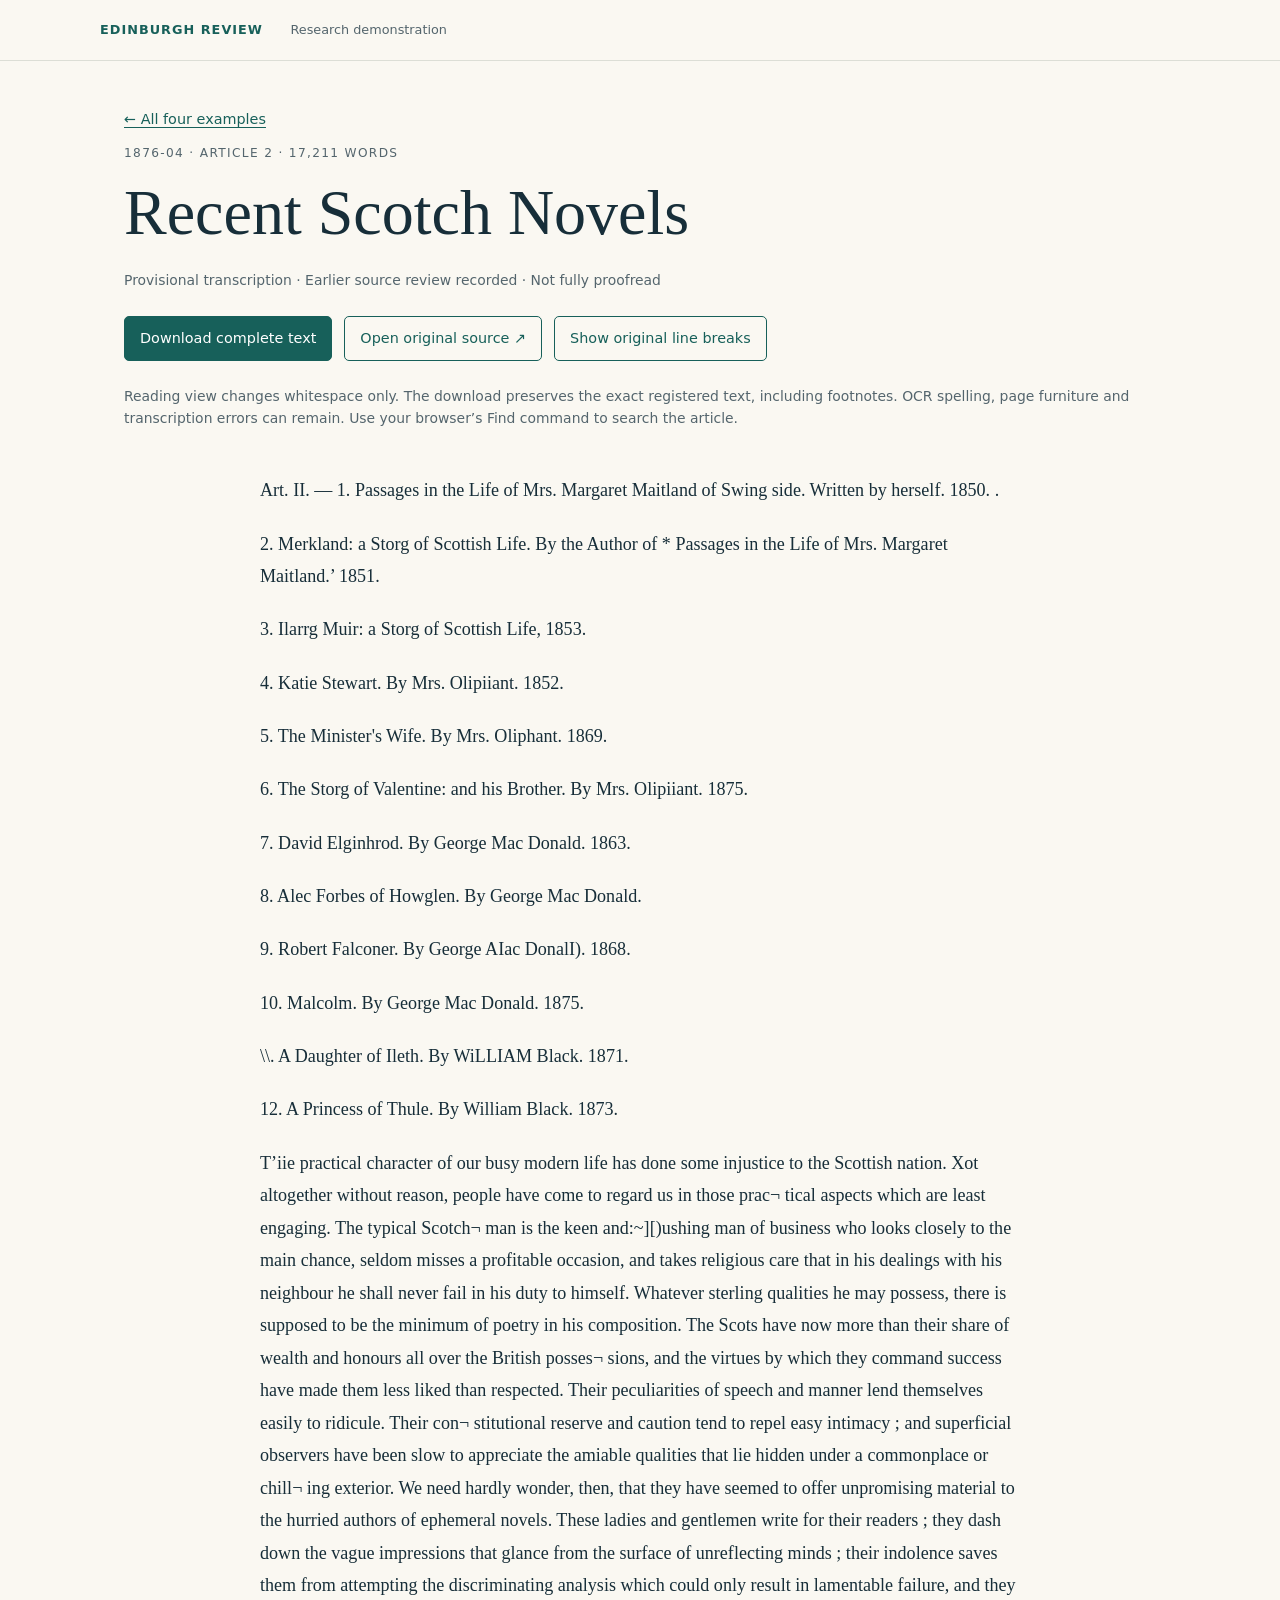
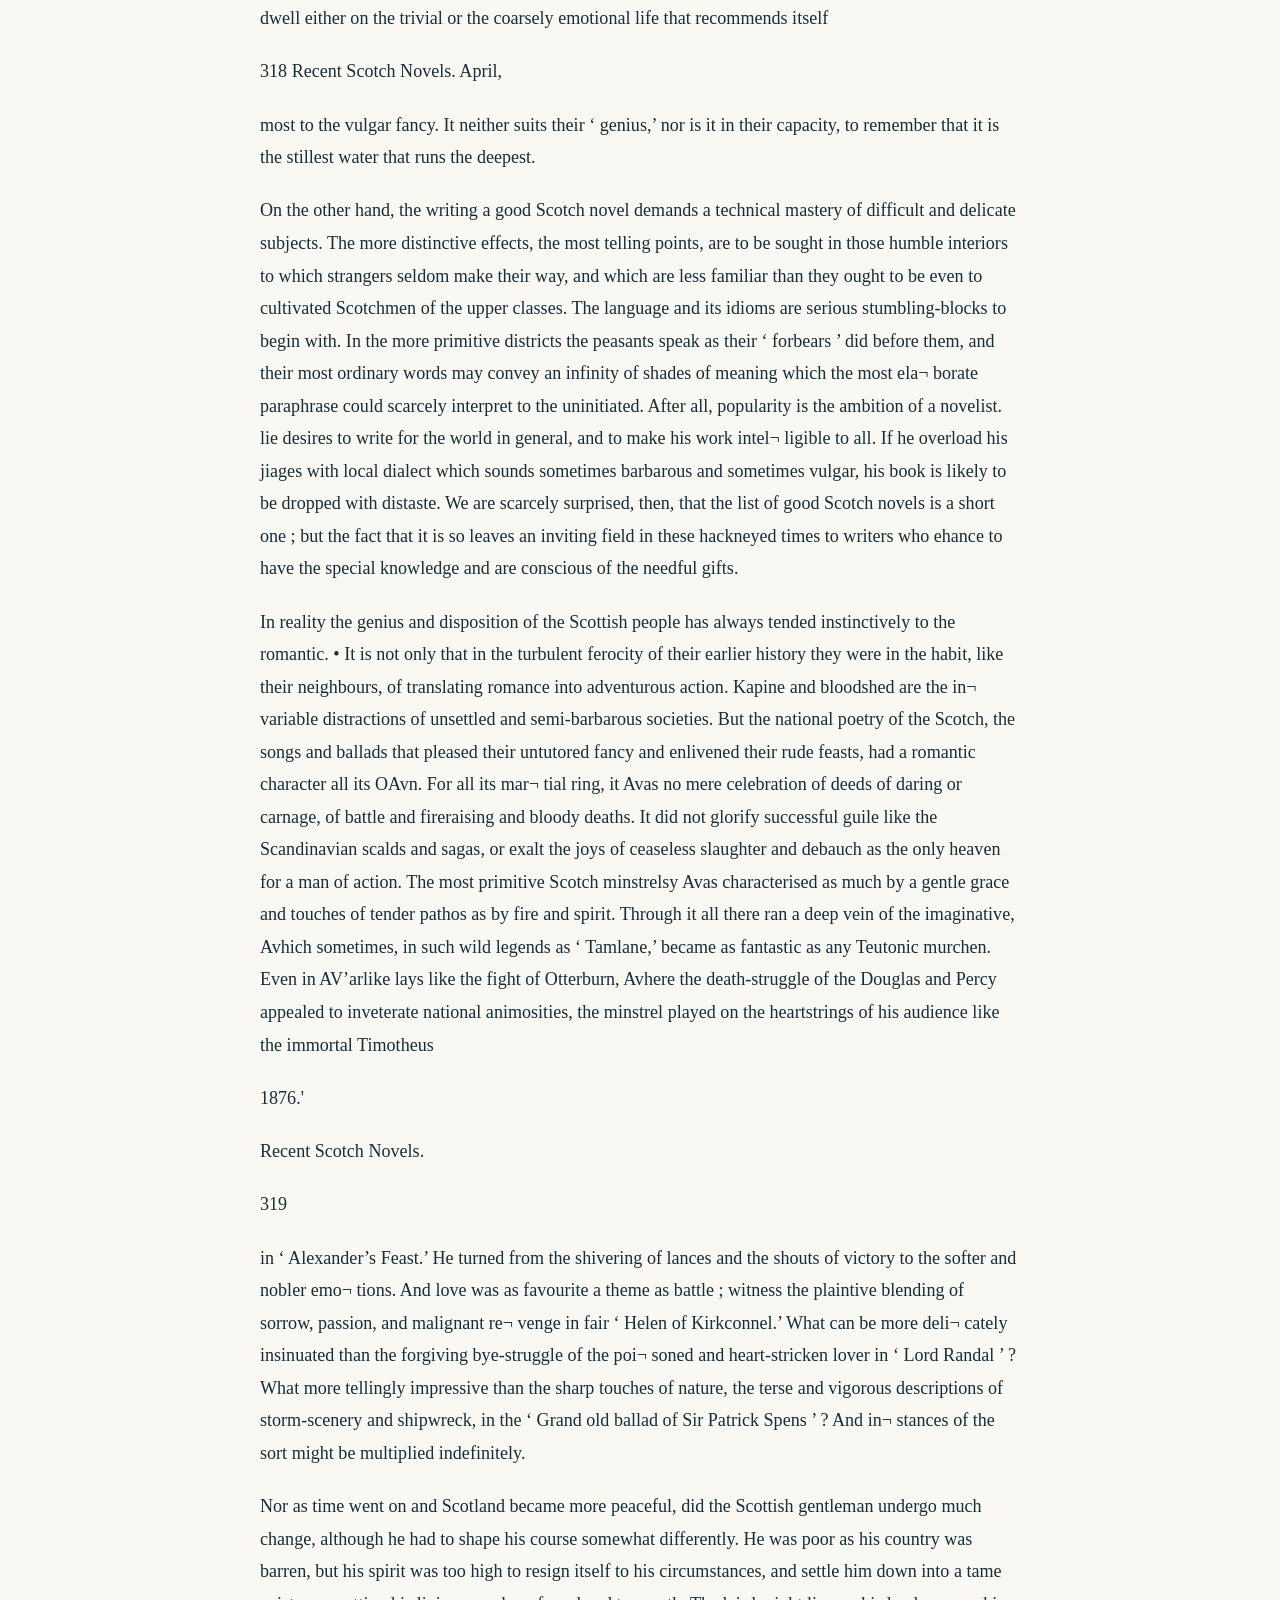
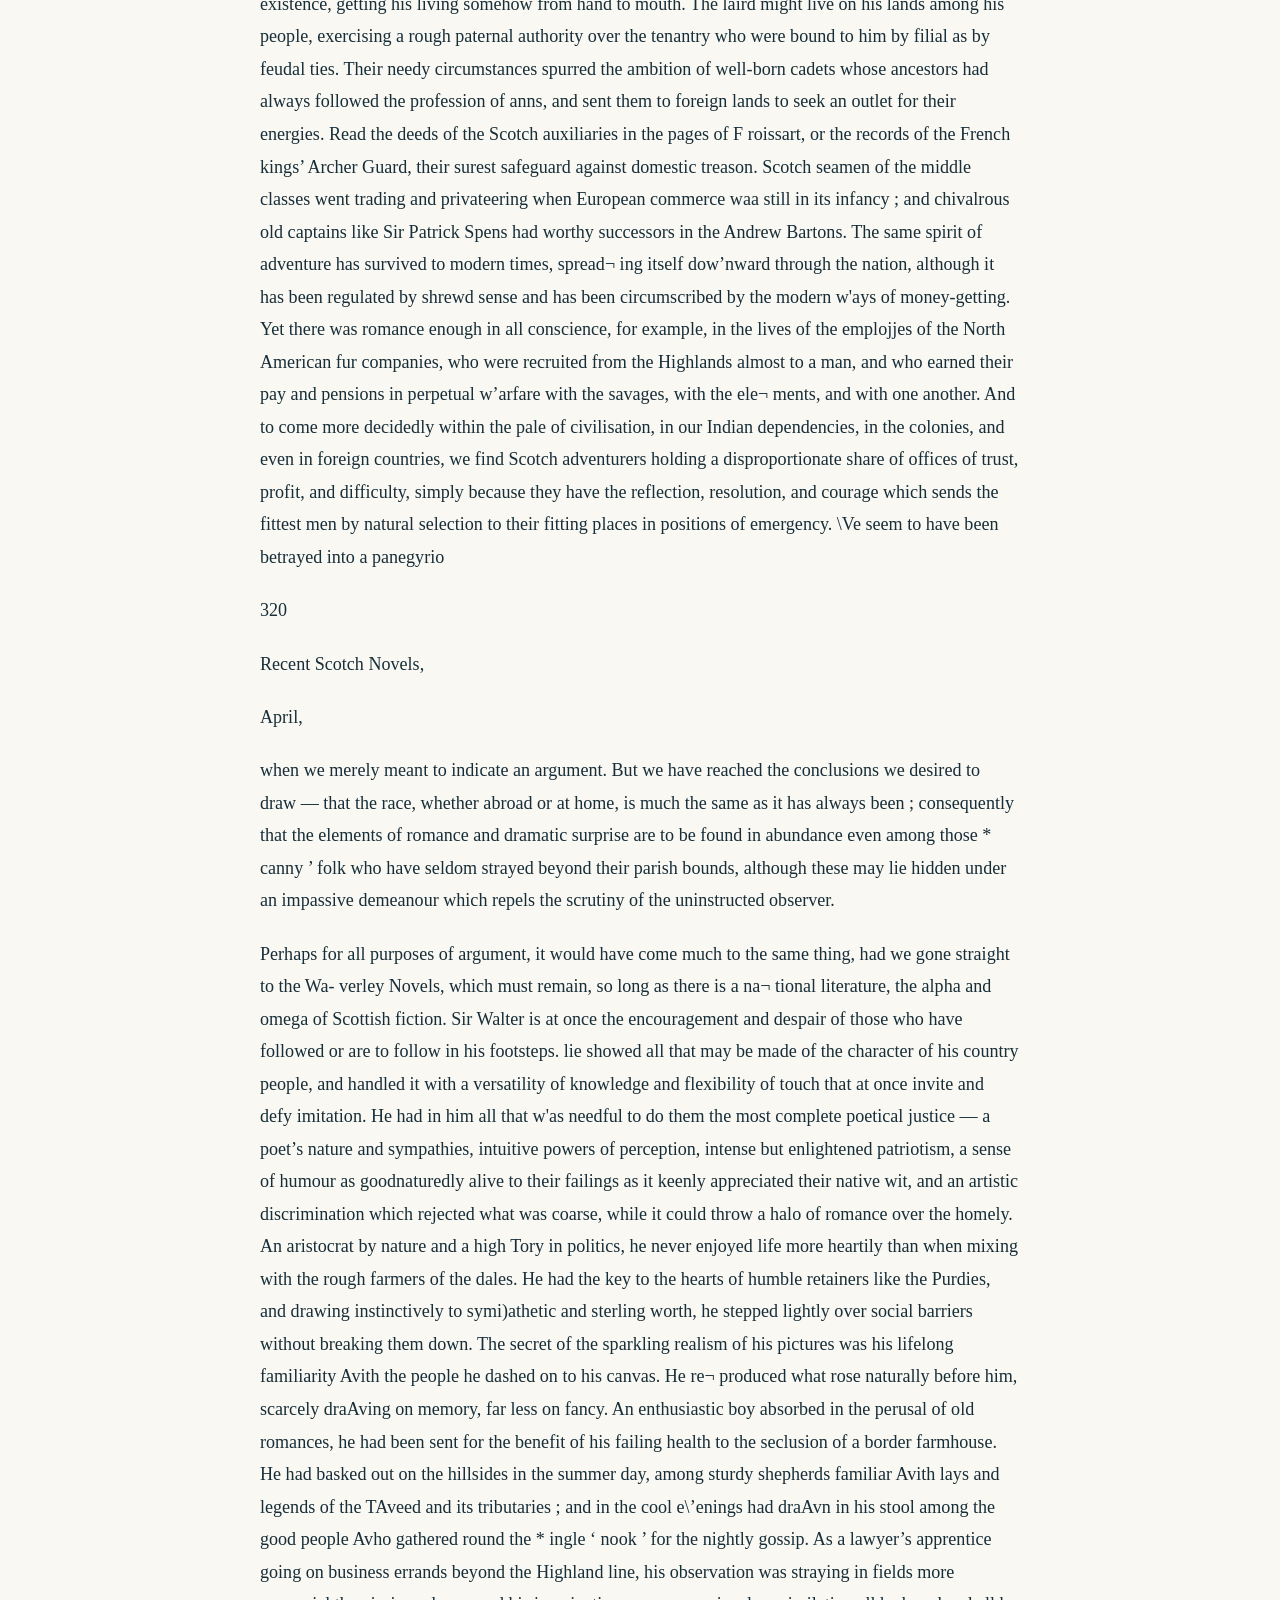
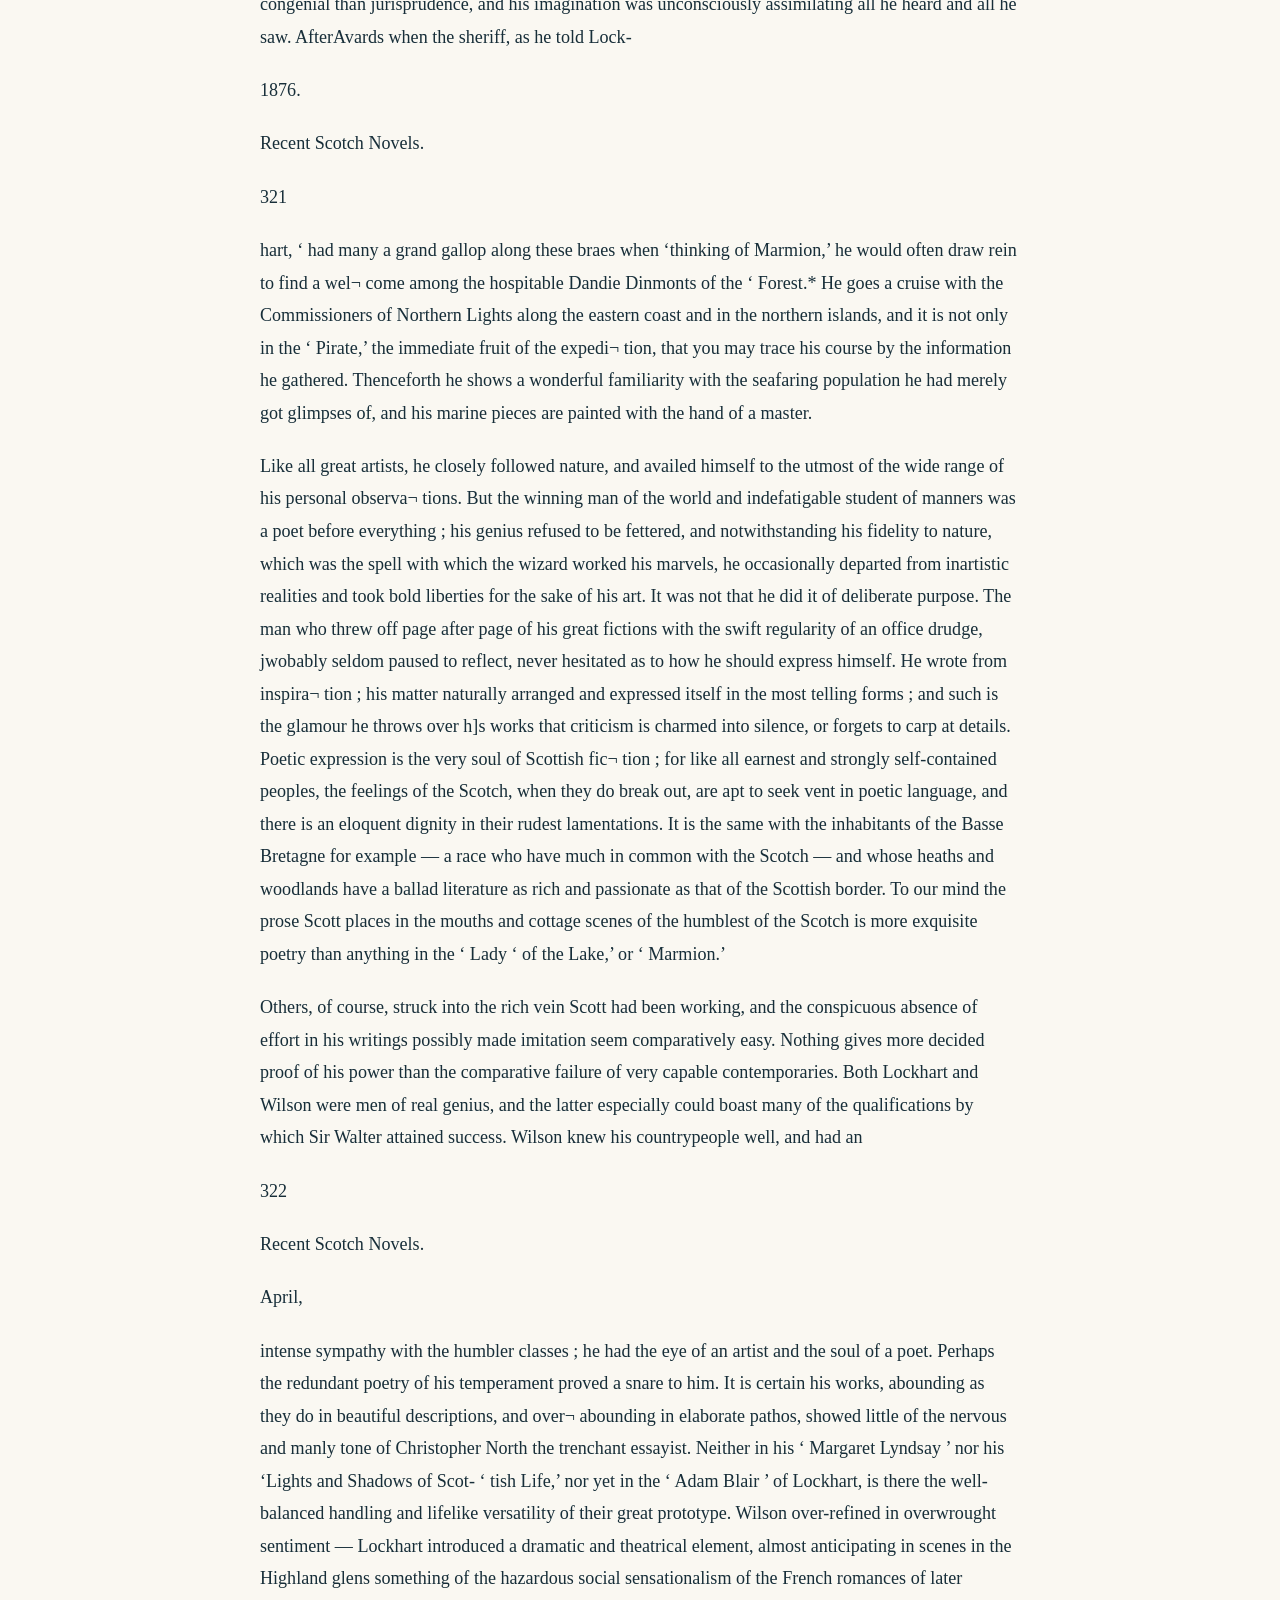
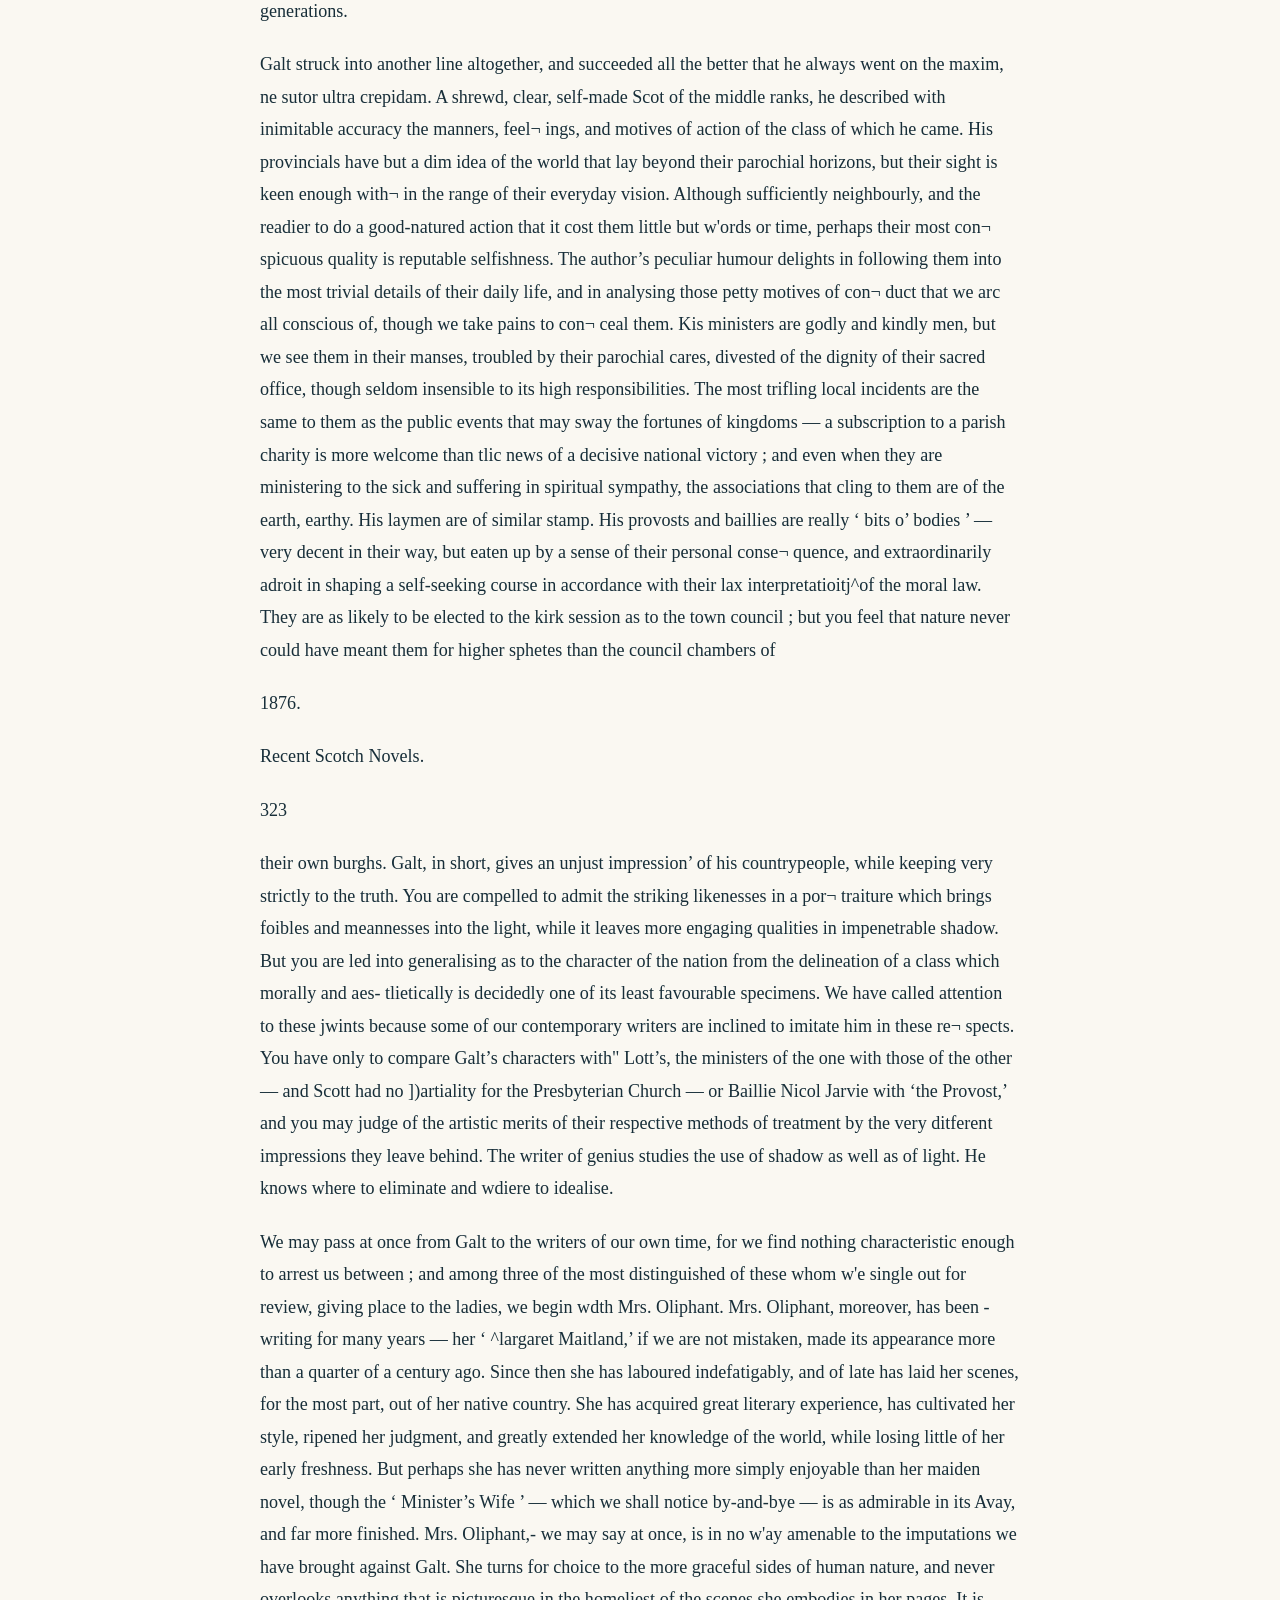
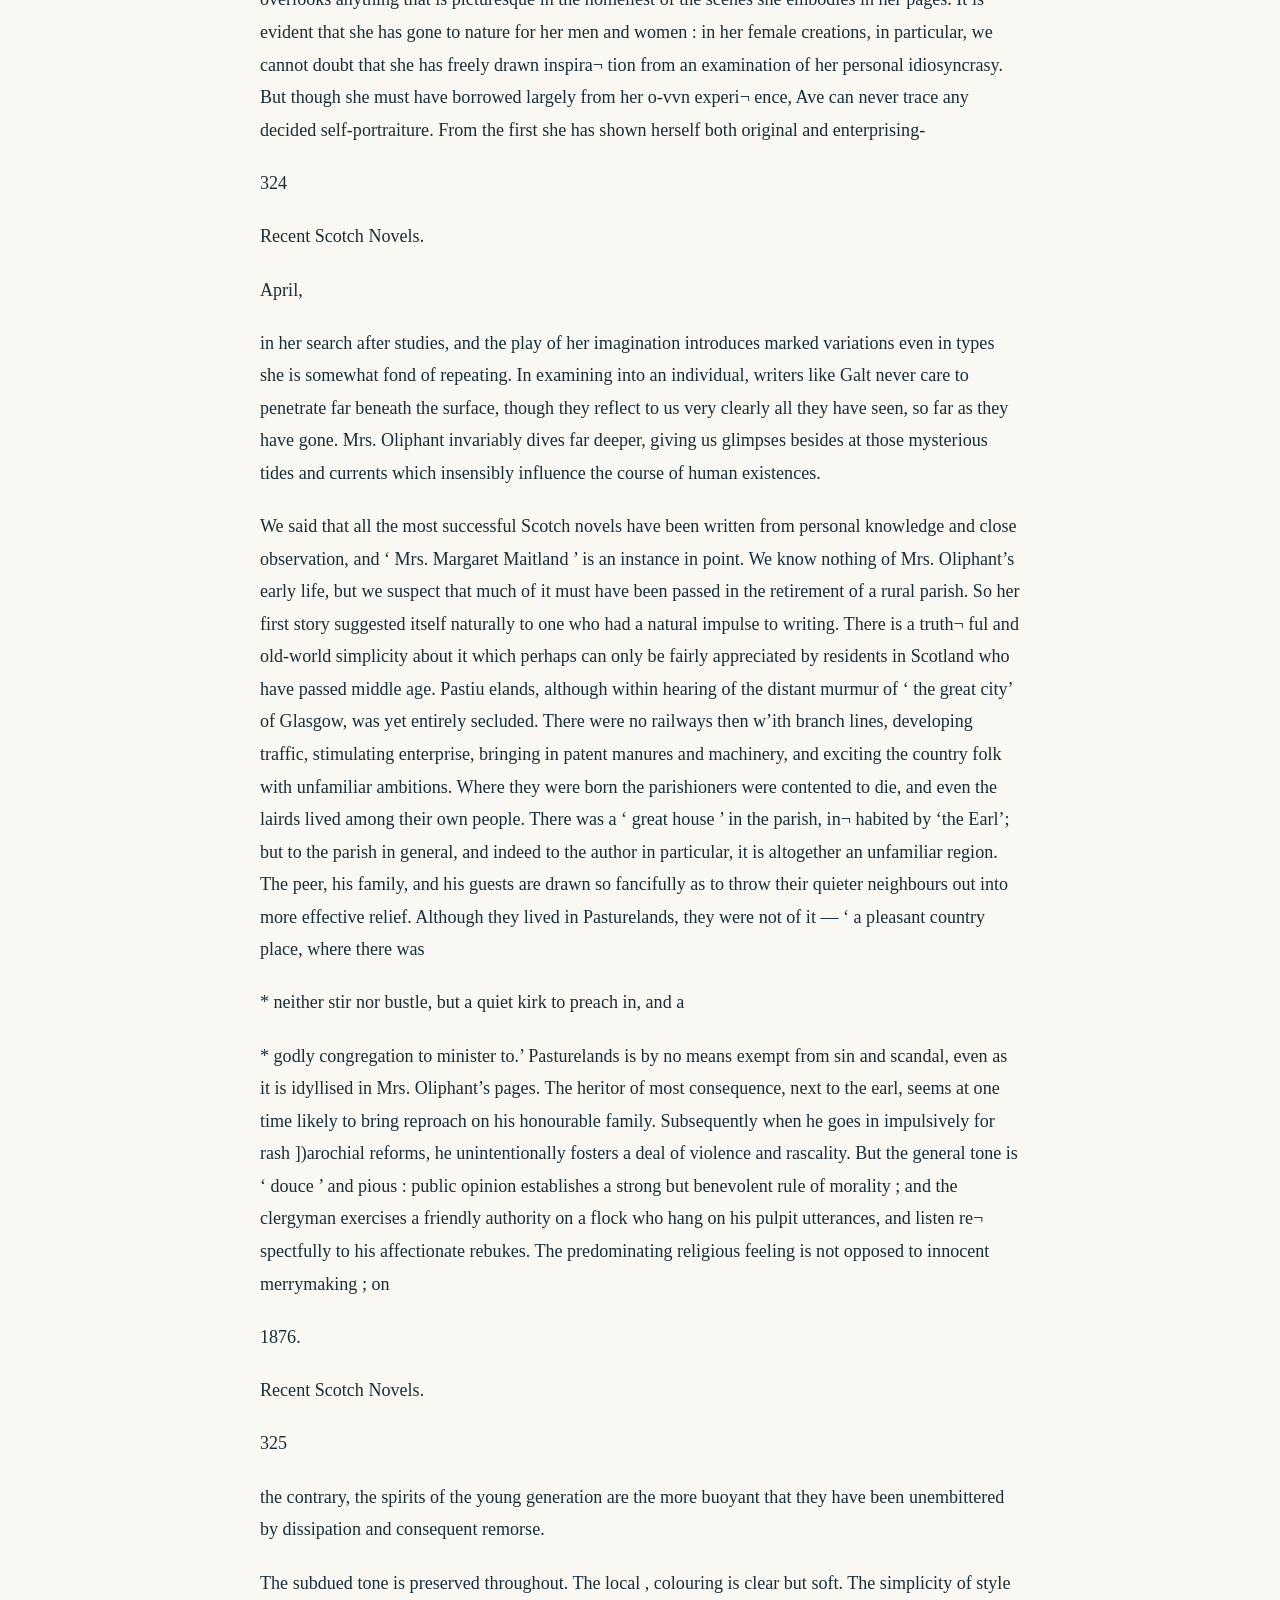
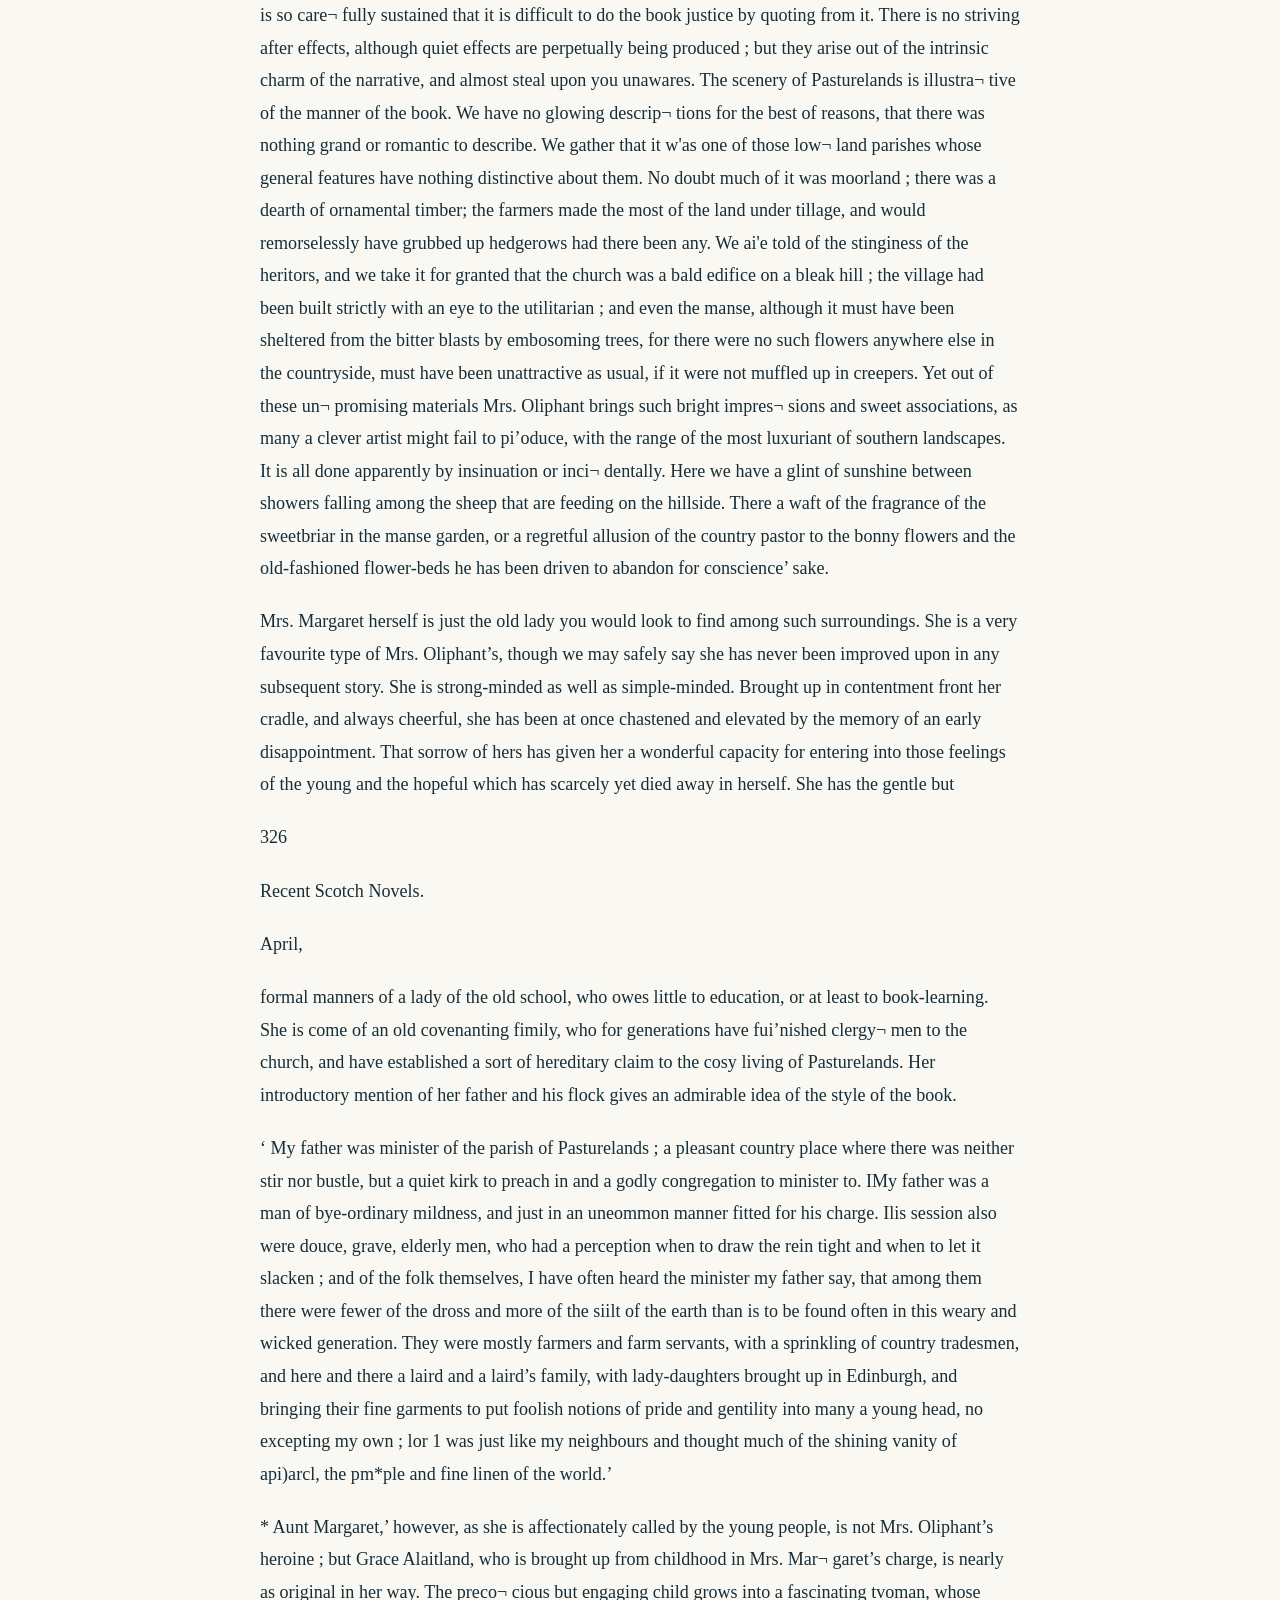
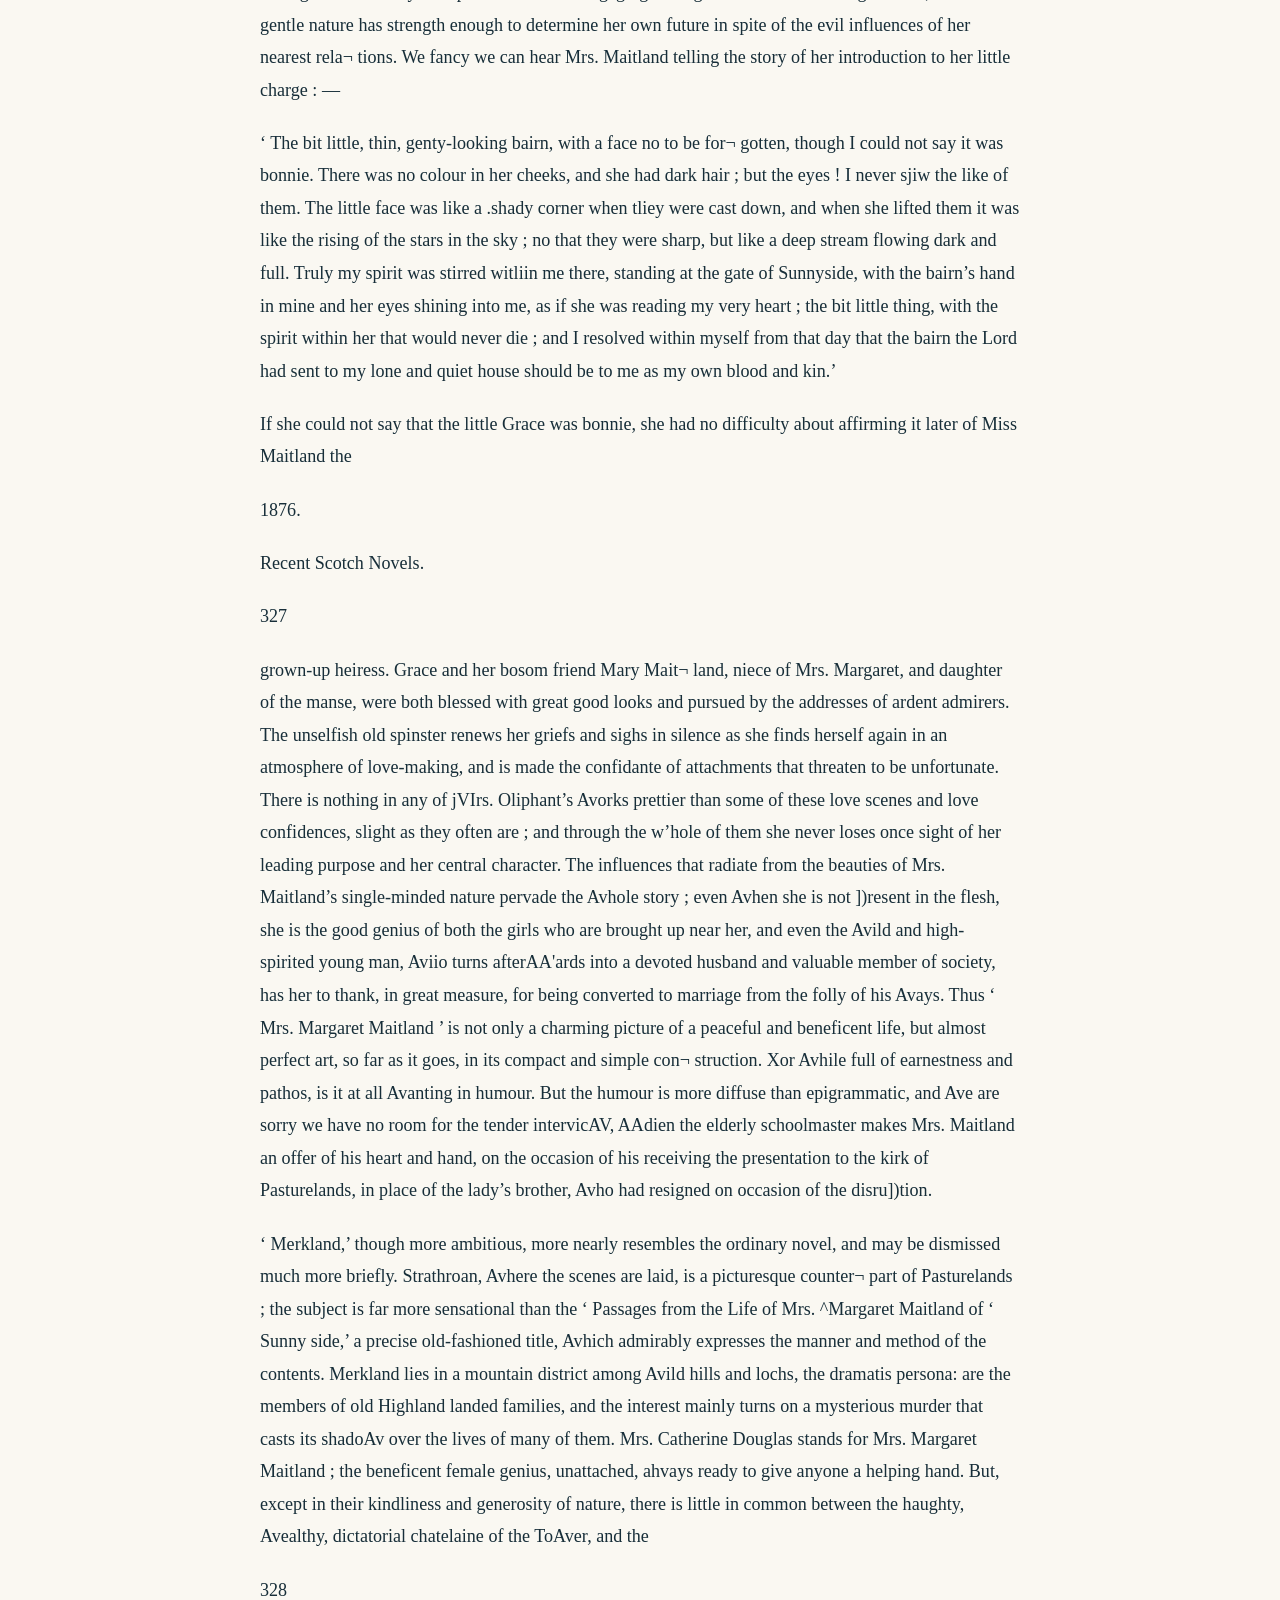
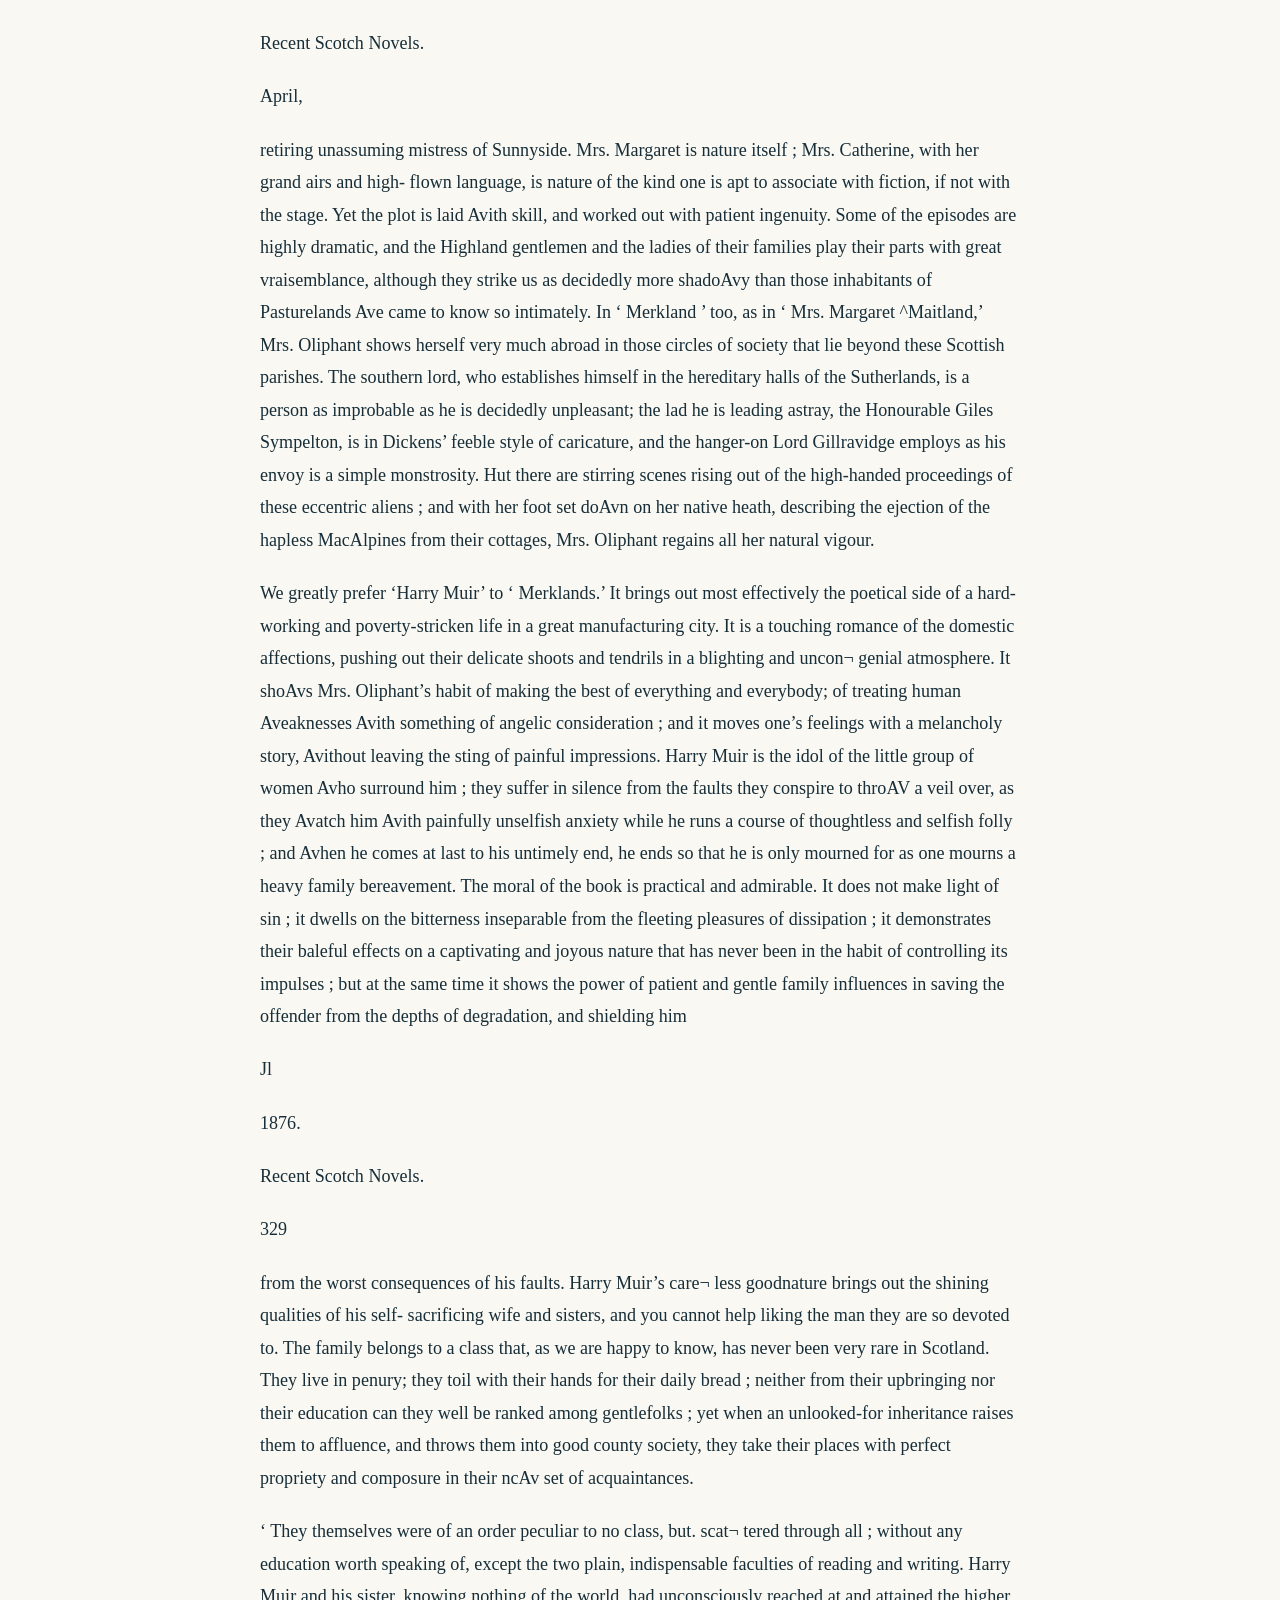
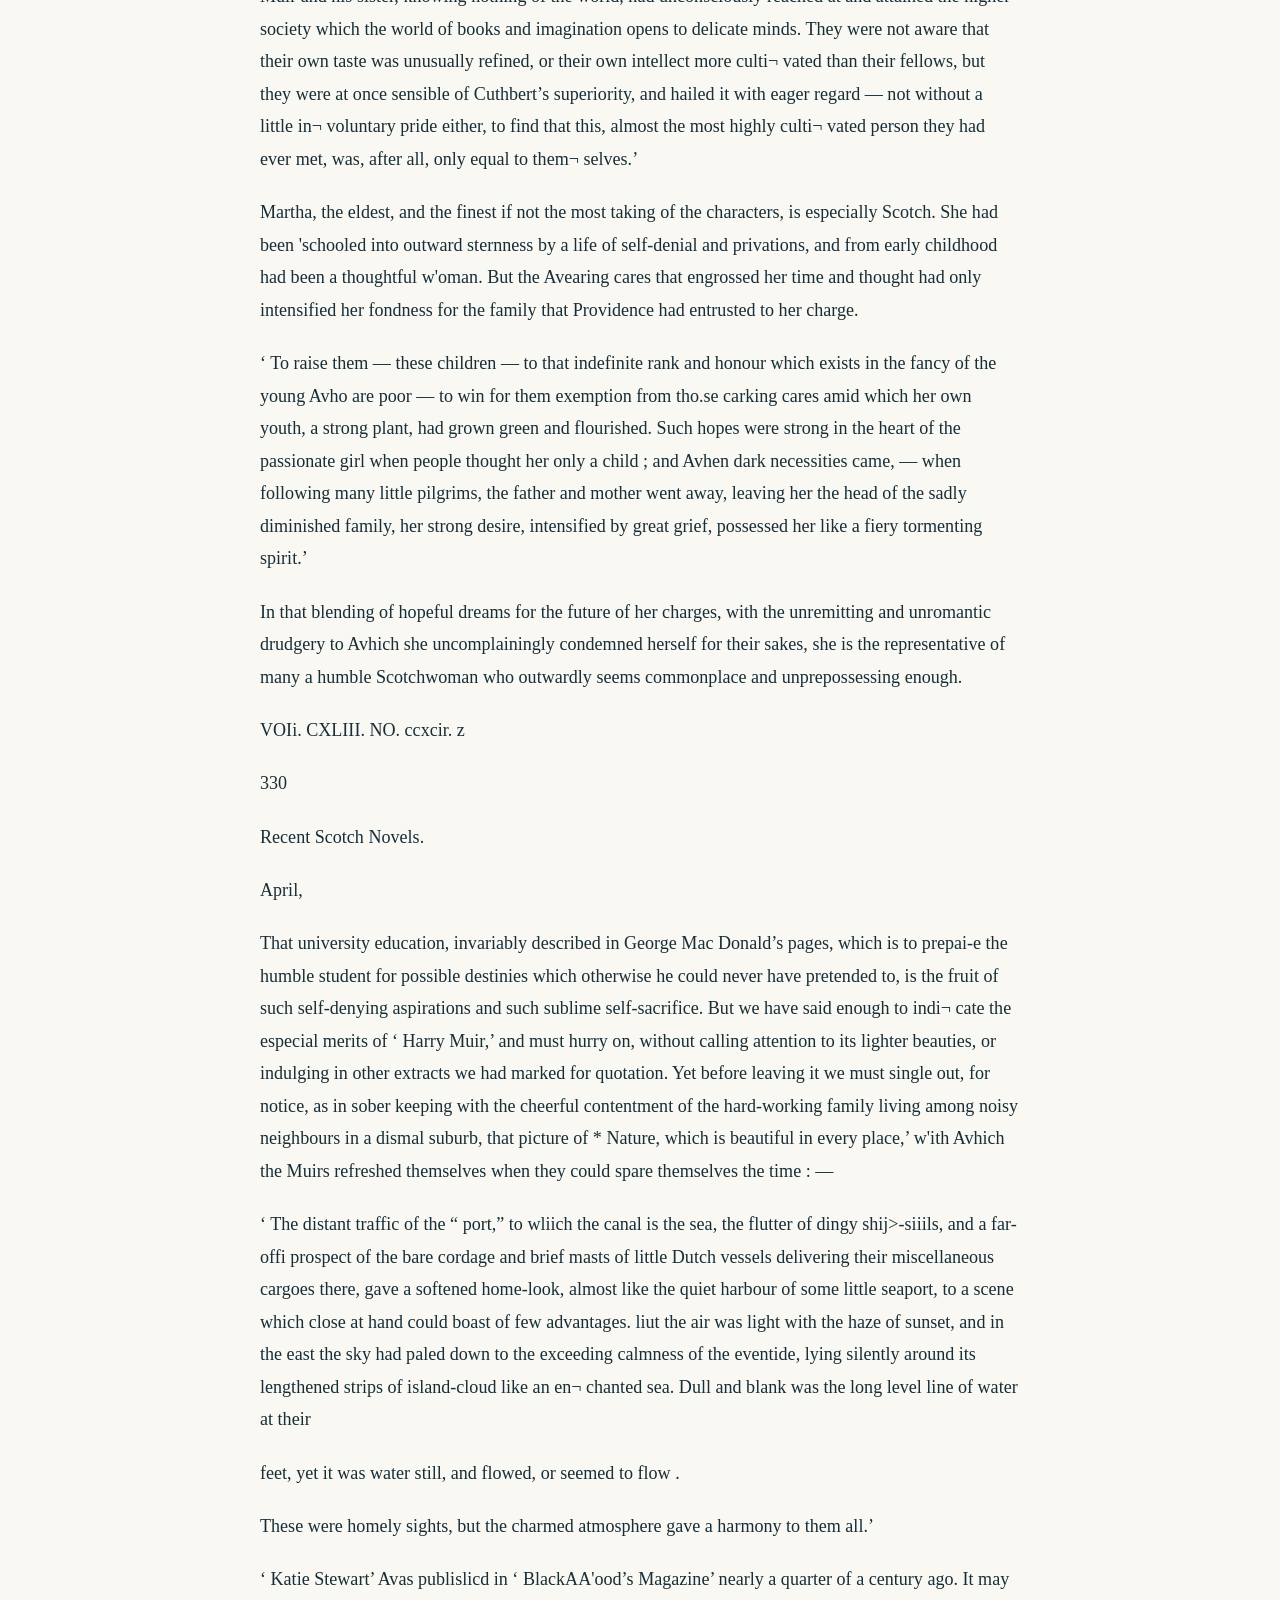
<file: articles/ER_vol_143_issue_292_A02.html>
<!doctype html><html lang="en"><head><meta charset="utf-8">
<meta name="viewport" content="width=device-width,initial-scale=1">
<title>Recent Scotch Novels · Edinburgh Review</title><link rel="stylesheet" href="../assets/style.css">
<script defer src="../assets/reader.js"></script></head><body>
<header class="top"><a href="../index.html">EDINBURGH REVIEW <span>Research demonstration</span></a></header>
<main><a class="back" href="../index.html">← All four examples</a>
<p class="eyebrow">1876-04 · Article 2 · 17,211 words</p>
<h1>Recent Scotch Novels</h1>
<p class="status">Provisional transcription · Earlier source review recorded · Not fully proofread</p>
<nav class="actions" aria-label="Article tools"><a class="button" href="../texts/ER_vol_143_issue_292_A02.txt" download>Download complete text</a>
<a class="button secondary" href="https://archive.org/details/sim_edinburgh-review-critical-journal_1876-04_143_292" target="_blank" rel="noopener">Open original source ↗</a>
<button id="view-toggle" type="button" aria-pressed="false">Show original line breaks</button></nav>
<p class="small">Reading view changes whitespace only. The download preserves the exact registered text, including footnotes. OCR spelling, page furniture and transcription errors can remain. Use your browser’s Find command to search the article.</p>
<section id="flowed" class="article" aria-label="Article text"><p>Art.  II. — 1.  Passages  in  the  Life  of  Mrs.  Margaret  Maitland 
of  Swing  side.  Written  by  herself.  1850.  . </p>
<p>2.  Merkland:  a  Storg  of  Scottish  Life.  By  the  Author  of 
*  Passages  in  the  Life  of  Mrs.  Margaret  Maitland.’  1851. </p>
<p>3.  Ilarrg  Muir:  a  Storg  of  Scottish  Life,  1853. </p>
<p>4.  Katie  Stewart.  By  Mrs.  Olipiiant.  1852. </p>
<p>5.  The  Minister&#x27;s  Wife.  By  Mrs.  Oliphant.  1869. </p>
<p>6.  The  Storg  of  Valentine:  and  his  Brother.  By  Mrs. 
Olipiiant.  1875. </p>
<p>7.  David  Elginhrod.  By  George  Mac  Donald.  1863. </p>
<p>8.  Alec  Forbes  of  Howglen.  By  George  Mac  Donald. </p>
<p>9.  Robert  Falconer.  By  George  AIac  DonalI).  1868. </p>
<p>10.  Malcolm.  By  George  Mac  Donald.  1875. </p>
<p>\\.  A  Daughter  of  Ileth.  By  WiLLIAM  Black.  1871. </p>
<p>12.  A  Princess  of  Thule.  By  William  Black.  1873. </p>
<p>T’iie  practical  character  of  our  busy  modern  life  has  done 
some  injustice  to  the  Scottish  nation.  Xot  altogether 
without  reason,  people  have  come  to  regard  us  in  those  prac¬ 
tical  aspects  which  are  least  engaging.  The  typical  Scotch¬ 
man  is  the  keen  and:~][)ushing  man  of  business  who  looks 
closely  to  the  main  chance,  seldom  misses  a  profitable  occasion, 
and  takes  religious  care  that  in  his  dealings  with  his  neighbour 
he  shall  never  fail  in  his  duty  to  himself.  Whatever  sterling 
qualities  he  may  possess,  there  is  supposed  to  be  the  minimum 
of  poetry  in  his  composition.  The  Scots  have  now  more  than 
their  share  of  wealth  and  honours  all  over  the  British  posses¬ 
sions,  and  the  virtues  by  which  they  command  success  have  made 
them  less  liked  than  respected.  Their  peculiarities  of  speech 
and  manner  lend  themselves  easily  to  ridicule.  Their  con¬ 
stitutional  reserve  and  caution  tend  to  repel  easy  intimacy ; 
and  superficial  observers  have  been  slow  to  appreciate  the 
amiable  qualities  that  lie  hidden  under  a  commonplace  or  chill¬ 
ing  exterior.  We  need  hardly  wonder,  then,  that  they  have 
seemed  to  offer  unpromising  material  to  the  hurried  authors  of 
ephemeral  novels.  These  ladies  and  gentlemen  write  for  their 
readers ;  they  dash  down  the  vague  impressions  that  glance 
from  the  surface  of  unreflecting  minds ;  their  indolence  saves 
them  from  attempting  the  discriminating  analysis  which  could 
only  result  in  lamentable  failure,  and  they  dwell  either  on  the 
trivial  or  the  coarsely  emotional  life  that  recommends  itself </p>
<p>318  Recent  Scotch  Novels.  April, </p>
<p>most  to  the  vulgar  fancy.  It  neither  suits  their  ‘  genius,’  nor 
is  it  in  their  capacity,  to  remember  that  it  is  the  stillest  water 
that  runs  the  deepest. </p>
<p>On  the  other  hand,  the  writing  a  good  Scotch  novel  demands  a 
technical  mastery  of  difficult  and  delicate  subjects.  The  more 
distinctive  effects,  the  most  telling  points,  are  to  be  sought  in 
those  humble  interiors  to  which  strangers  seldom  make  their 
way,  and  which  are  less  familiar  than  they  ought  to  be  even 
to  cultivated  Scotchmen  of  the  upper  classes.  The  language 
and  its  idioms  are  serious  stumbling-blocks  to  begin  with. 
In  the  more  primitive  districts  the  peasants  speak  as  their 
‘  forbears  ’  did  before  them,  and  their  most  ordinary  words  may 
convey  an  infinity  of  shades  of  meaning  which  the  most  ela¬ 
borate  paraphrase  could  scarcely  interpret  to  the  uninitiated. 
After  all,  popularity  is  the  ambition  of  a  novelist.  lie  desires 
to  write  for  the  world  in  general,  and  to  make  his  work  intel¬ 
ligible  to  all.  If  he  overload  his  jiages  with  local  dialect  which 
sounds  sometimes  barbarous  and  sometimes  vulgar,  his  book  is 
likely  to  be  dropped  with  distaste.  We  are  scarcely  surprised, 
then,  that  the  list  of  good  Scotch  novels  is  a  short  one ;  but  the 
fact  that  it  is  so  leaves  an  inviting  field  in  these  hackneyed 
times  to  writers  who  ehance  to  have  the  special  knowledge  and 
are  conscious  of  the  needful  gifts. </p>
<p>In  reality  the  genius  and  disposition  of  the  Scottish  people 
has  always  tended  instinctively  to  the  romantic.  •  It  is  not 
only  that  in  the  turbulent  ferocity  of  their  earlier  history  they 
were  in  the  habit,  like  their  neighbours,  of  translating  romance 
into  adventurous  action.  Kapine  and  bloodshed  are  the  in¬ 
variable  distractions  of  unsettled  and  semi-barbarous  societies. 
But  the  national  poetry  of  the  Scotch,  the  songs  and  ballads 
that  pleased  their  untutored  fancy  and  enlivened  their  rude 
feasts,  had  a  romantic  character  all  its  OAvn.  For  all  its  mar¬ 
tial  ring,  it  Avas  no  mere  celebration  of  deeds  of  daring  or 
carnage,  of  battle  and  fireraising  and  bloody  deaths.  It  did 
not  glorify  successful  guile  like  the  Scandinavian  scalds  and 
sagas,  or  exalt  the  joys  of  ceaseless  slaughter  and  debauch  as 
the  only  heaven  for  a  man  of  action.  The  most  primitive 
Scotch  minstrelsy  Avas  characterised  as  much  by  a  gentle  grace 
and  touches  of  tender  pathos  as  by  fire  and  spirit.  Through  it 
all  there  ran  a  deep  vein  of  the  imaginative,  Avhich  sometimes, 
in  such  wild  legends  as  ‘  Tamlane,’  became  as  fantastic  as  any 
Teutonic  murchen.  Even  in  AV’arlike  lays  like  the  fight  of 
Otterburn,  Avhere  the  death-struggle  of  the  Douglas  and  Percy 
appealed  to  inveterate  national  animosities,  the  minstrel  played 
on  the  heartstrings  of  his  audience  like  the  immortal  Timotheus </p>
<p>1876.&#x27; </p>
<p>Recent  Scotch  Novels. </p>
<p>319 </p>
<p>in  ‘  Alexander’s  Feast.’  He  turned  from  the  shivering  of 
lances  and  the  shouts  of  victory  to  the  softer  and  nobler  emo¬ 
tions.  And  love  was  as  favourite  a  theme  as  battle ;  witness 
the  plaintive  blending  of  sorrow,  passion,  and  malignant  re¬ 
venge  in  fair  ‘  Helen  of  Kirkconnel.’  What  can  be  more  deli¬ 
cately  insinuated  than  the  forgiving  bye-struggle  of  the  poi¬ 
soned  and  heart-stricken  lover  in  ‘  Lord  Randal  ’  ?  What 
more  tellingly  impressive  than  the  sharp  touches  of  nature,  the 
terse  and  vigorous  descriptions  of  storm-scenery  and  shipwreck, 
in  the  ‘  Grand  old  ballad  of  Sir  Patrick  Spens  ’  ?  And  in¬ 
stances  of  the  sort  might  be  multiplied  indefinitely. </p>
<p>Nor  as  time  went  on  and  Scotland  became  more  peaceful, 
did  the  Scottish  gentleman  undergo  much  change,  although  he 
had  to  shape  his  course  somewhat  differently.  He  was  poor 
as  his  country  was  barren,  but  his  spirit  was  too  high  to  resign 
itself  to  his  circumstances,  and  settle  him  down  into  a  tame 
existence,  getting  his  living  somehow  from  hand  to  mouth. 
The  laird  might  live  on  his  lands  among  his  people,  exercising 
a  rough  paternal  authority  over  the  tenantry  who  were  bound 
to  him  by  filial  as  by  feudal  ties.  Their  needy  circumstances 
spurred  the  ambition  of  well-born  cadets  whose  ancestors  had 
always  followed  the  profession  of  anns,  and  sent  them  to  foreign 
lands  to  seek  an  outlet  for  their  energies.  Read  the  deeds  of 
the  Scotch  auxiliaries  in  the  pages  of  F roissart,  or  the  records 
of  the  French  kings’  Archer  Guard,  their  surest  safeguard 
against  domestic  treason.  Scotch  seamen  of  the  middle  classes 
went  trading  and  privateering  when  European  commerce  waa 
still  in  its  infancy ;  and  chivalrous  old  captains  like  Sir  Patrick 
Spens  had  worthy  successors  in  the  Andrew  Bartons.  The 
same  spirit  of  adventure  has  survived  to  modern  times,  spread¬ 
ing  itself  dow’nward  through  the  nation,  although  it  has  been 
regulated  by  shrewd  sense  and  has  been  circumscribed  by  the 
modern  w&#x27;ays  of  money-getting.  Yet  there  was  romance  enough 
in  all  conscience,  for  example,  in  the  lives  of  the  emplojjes  of  the 
North  American  fur  companies,  who  were  recruited  from  the 
Highlands  almost  to  a  man,  and  who  earned  their  pay  and 
pensions  in  perpetual  w’arfare  with  the  savages,  with  the  ele¬ 
ments,  and  with  one  another.  And  to  come  more  decidedly 
within  the  pale  of  civilisation,  in  our  Indian  dependencies,  in 
the  colonies,  and  even  in  foreign  countries,  we  find  Scotch 
adventurers  holding  a  disproportionate  share  of  offices  of 
trust,  profit,  and  difficulty,  simply  because  they  have  the 
reflection,  resolution,  and  courage  which  sends  the  fittest  men 
by  natural  selection  to  their  fitting  places  in  positions  of 
emergency.  \Ve  seem  to  have  been  betrayed  into  a  panegyrio </p>
<p>320 </p>
<p>Recent  Scotch  Novels, </p>
<p>April, </p>
<p>when  we  merely  meant  to  indicate  an  argument.  But  we  have 
reached  the  conclusions  we  desired  to  draw — that  the  race, 
whether  abroad  or  at  home,  is  much  the  same  as  it  has  always 
been  ;  consequently  that  the  elements  of  romance  and  dramatic 
surprise  are  to  be  found  in  abundance  even  among  those 
*  canny  ’  folk  who  have  seldom  strayed  beyond  their  parish 
bounds,  although  these  may  lie  hidden  under  an  impassive 
demeanour  which  repels  the  scrutiny  of  the  uninstructed 
observer. </p>
<p>Perhaps  for  all  purposes  of  argument,  it  would  have  come 
much  to  the  same  thing,  had  we  gone  straight  to  the  Wa- 
verley  Novels,  which  must  remain,  so  long  as  there  is  a  na¬ 
tional  literature,  the  alpha  and  omega  of  Scottish  fiction.  Sir 
Walter  is  at  once  the  encouragement  and  despair  of  those  who 
have  followed  or  are  to  follow  in  his  footsteps.  lie  showed 
all  that  may  be  made  of  the  character  of  his  country  people, 
and  handled  it  with  a  versatility  of  knowledge  and  flexibility  of 
touch  that  at  once  invite  and  defy  imitation.  He  had  in  him 
all  that  w&#x27;as  needful  to  do  them  the  most  complete  poetical 
justice — a  poet’s  nature  and  sympathies,  intuitive  powers  of 
perception,  intense  but  enlightened  patriotism,  a  sense  of 
humour  as  goodnaturedly  alive  to  their  failings  as  it  keenly 
appreciated  their  native  wit,  and  an  artistic  discrimination 
which  rejected  what  was  coarse,  while  it  could  throw  a  halo  of 
romance  over  the  homely.  An  aristocrat  by  nature  and  a  high 
Tory  in  politics,  he  never  enjoyed  life  more  heartily  than  when 
mixing  with  the  rough  farmers  of  the  dales.  He  had  the  key 
to  the  hearts  of  humble  retainers  like  the  Purdies,  and  drawing 
instinctively  to  symi)athetic  and  sterling  worth,  he  stepped 
lightly  over  social  barriers  without  breaking  them  down.  The 
secret  of  the  sparkling  realism  of  his  pictures  was  his  lifelong 
familiarity  Avith  the  people  he  dashed  on  to  his  canvas.  He  re¬ 
produced  what  rose  naturally  before  him,  scarcely  draAving  on 
memory,  far  less  on  fancy.  An  enthusiastic  boy  absorbed  in 
the  perusal  of  old  romances,  he  had  been  sent  for  the  benefit  of 
his  failing  health  to  the  seclusion  of  a  border  farmhouse.  He 
had  basked  out  on  the  hillsides  in  the  summer  day,  among 
sturdy  shepherds  familiar  Avith  lays  and  legends  of  the  TAveed 
and  its  tributaries ;  and  in  the  cool  e\’enings  had  draAvn  in  his 
stool  among  the  good  people  Avho  gathered  round  the  *  ingle 
‘  nook  ’  for  the  nightly  gossip.  As  a  lawyer’s  apprentice  going 
on  business  errands  beyond  the  Highland  line,  his  observation 
was  straying  in  fields  more  congenial  than  jurisprudence,  and 
his  imagination  was  unconsciously  assimilating  all  he  heard 
and  all  he  saw.  AfterAvards  when  the  sheriff,  as  he  told  Lock- </p>
<p>1876. </p>
<p>Recent  Scotch  Novels. </p>
<p>321 </p>
<p>hart,  ‘  had  many  a  grand  gallop  along  these  braes  when 
‘thinking  of  Marmion,’  he  would  often  draw  rein  to  find  a  wel¬ 
come  among  the  hospitable  Dandie  Dinmonts  of  the  ‘  Forest.* 
He  goes  a  cruise  with  the  Commissioners  of  Northern  Lights 
along  the  eastern  coast  and  in  the  northern  islands,  and  it  is 
not  only  in  the  ‘  Pirate,’  the  immediate  fruit  of  the  expedi¬ 
tion,  that  you  may  trace  his  course  by  the  information  he 
gathered.  Thenceforth  he  shows  a  wonderful  familiarity  with 
the  seafaring  population  he  had  merely  got  glimpses  of,  and  his 
marine  pieces  are  painted  with  the  hand  of  a  master. </p>
<p>Like  all  great  artists,  he  closely  followed  nature,  and  availed 
himself  to  the  utmost  of  the  wide  range  of  his  personal  observa¬ 
tions.  But  the  winning  man  of  the  world  and  indefatigable 
student  of  manners  was  a  poet  before  everything  ;  his  genius 
refused  to  be  fettered,  and  notwithstanding  his  fidelity  to 
nature,  which  was  the  spell  with  which  the  wizard  worked  his 
marvels,  he  occasionally  departed  from  inartistic  realities  and 
took  bold  liberties  for  the  sake  of  his  art.  It  was  not  that  he 
did  it  of  deliberate  purpose.  The  man  who  threw  off  page 
after  page  of  his  great  fictions  with  the  swift  regularity  of  an 
office  drudge,  jwobably  seldom  paused  to  reflect,  never  hesitated 
as  to  how  he  should  express  himself.  He  wrote  from  inspira¬ 
tion  ;  his  matter  naturally  arranged  and  expressed  itself  in  the 
most  telling  forms  ;  and  such  is  the  glamour  he  throws  over  h]s 
works  that  criticism  is  charmed  into  silence,  or  forgets  to  carp 
at  details.  Poetic  expression  is  the  very  soul  of  Scottish  fic¬ 
tion  ;  for  like  all  earnest  and  strongly  self-contained  peoples, 
the  feelings  of  the  Scotch,  when  they  do  break  out,  are  apt 
to  seek  vent  in  poetic  language,  and  there  is  an  eloquent 
dignity  in  their  rudest  lamentations.  It  is  the  same  with  the 
inhabitants  of  the  Basse  Bretagne  for  example — a  race  who 
have  much  in  common  with  the  Scotch — and  whose  heaths  and 
woodlands  have  a  ballad  literature  as  rich  and  passionate  as 
that  of  the  Scottish  border.  To  our  mind  the  prose  Scott 
places  in  the  mouths  and  cottage  scenes  of  the  humblest  of  the 
Scotch  is  more  exquisite  poetry  than  anything  in  the  ‘  Lady 
‘  of  the  Lake,’  or  ‘  Marmion.’ </p>
<p>Others,  of  course,  struck  into  the  rich  vein  Scott  had  been 
working,  and  the  conspicuous  absence  of  effort  in  his  writings 
possibly  made  imitation  seem  comparatively  easy.  Nothing 
gives  more  decided  proof  of  his  power  than  the  comparative 
failure  of  very  capable  contemporaries.  Both  Lockhart  and 
Wilson  were  men  of  real  genius,  and  the  latter  especially  could 
boast  many  of  the  qualifications  by  which  Sir  Walter  attained 
success.  Wilson  knew  his  countrypeople  well,  and  had  an </p>
<p>322 </p>
<p>Recent  Scotch  Novels. </p>
<p>April, </p>
<p>intense  sympathy  with  the  humbler  classes  ;  he  had  the  eye  of 
an  artist  and  the  soul  of  a  poet.  Perhaps  the  redundant  poetry 
of  his  temperament  proved  a  snare  to  him.  It  is  certain  his 
works,  abounding  as  they  do  in  beautiful  descriptions,  and  over¬ 
abounding  in  elaborate  pathos,  showed  little  of  the  nervous  and 
manly  tone  of  Christopher  North  the  trenchant  essayist.  Neither 
in  his  ‘  Margaret  Lyndsay  ’  nor  his  ‘Lights  and  Shadows  of  Scot- 
‘  tish  Life,’  nor  yet  in  the  ‘  Adam  Blair  ’  of  Lockhart,  is  there 
the  well-balanced  handling  and  lifelike  versatility  of  their  great 
prototype.  Wilson  over-refined  in  overwrought  sentiment — 
Lockhart  introduced  a  dramatic  and  theatrical  element,  almost 
anticipating  in  scenes  in  the  Highland  glens  something  of  the 
hazardous  social  sensationalism  of  the  French  romances  of 
later  generations. </p>
<p>Galt  struck  into  another  line  altogether,  and  succeeded 
all  the  better  that  he  always  went  on  the  maxim,  ne  sutor 
ultra  crepidam.  A  shrewd,  clear,  self-made  Scot  of  the  middle 
ranks,  he  described  with  inimitable  accuracy  the  manners,  feel¬ 
ings,  and  motives  of  action  of  the  class  of  which  he  came.  His 
provincials  have  but  a  dim  idea  of  the  world  that  lay  beyond 
their  parochial  horizons,  but  their  sight  is  keen  enough  with¬ 
in  the  range  of  their  everyday  vision.  Although  sufficiently 
neighbourly,  and  the  readier  to  do  a  good-natured  action  that 
it  cost  them  little  but  w&#x27;ords  or  time,  perhaps  their  most  con¬ 
spicuous  quality  is  reputable  selfishness.  The  author’s  peculiar 
humour  delights  in  following  them  into  the  most  trivial  details 
of  their  daily  life,  and  in  analysing  those  petty  motives  of  con¬ 
duct  that  we  arc  all  conscious  of,  though  we  take  pains  to  con¬ 
ceal  them.  Kis  ministers  are  godly  and  kindly  men,  but  we  see 
them  in  their  manses,  troubled  by  their  parochial  cares,  divested 
of  the  dignity  of  their  sacred  office,  though  seldom  insensible 
to  its  high  responsibilities.  The  most  trifling  local  incidents 
are  the  same  to  them  as  the  public  events  that  may  sway 
the  fortunes  of  kingdoms — a  subscription  to  a  parish  charity  is 
more  welcome  than  tlic  news  of  a  decisive  national  victory ; 
and  even  when  they  are  ministering  to  the  sick  and  suffering 
in  spiritual  sympathy,  the  associations  that  cling  to  them  are 
of  the  earth,  earthy.  His  laymen  are  of  similar  stamp.  His 
provosts  and  baillies  are  really  ‘  bits  o’  bodies  ’ — very  decent  in 
their  way,  but  eaten  up  by  a  sense  of  their  personal  conse¬ 
quence,  and  extraordinarily  adroit  in  shaping  a  self-seeking 
course  in  accordance  with  their  lax  interpretatioitj^of  the  moral 
law.  They  are  as  likely  to  be  elected  to  the  kirk  session  as  to 
the  town  council ;  but  you  feel  that  nature  never  could  have 
meant  them  for  higher  sphetes  than  the  council  chambers  of </p>
<p>1876. </p>
<p>Recent  Scotch  Novels. </p>
<p>323 </p>
<p>their  own  burghs.  Galt,  in  short,  gives  an  unjust  impression’ 
of  his  countrypeople,  while  keeping  very  strictly  to  the  truth. 
You  are  compelled  to  admit  the  striking  likenesses  in  a  por¬ 
traiture  which  brings  foibles  and  meannesses  into  the  light, 
while  it  leaves  more  engaging  qualities  in  impenetrable  shadow. 
But  you  are  led  into  generalising  as  to  the  character  of  the 
nation  from  the  delineation  of  a  class  which  morally  and  aes- 
tlietically  is  decidedly  one  of  its  least  favourable  specimens. 
We  have  called  attention  to  these  jwints  because  some  of  our 
contemporary  writers  are  inclined  to  imitate  him  in  these  re¬ 
spects.  You  have  only  to  compare  Galt’s  characters  with&quot; 
Lott’s,  the  ministers  of  the  one  with  those  of  the  other— and 
Scott  had  no  ])artiality  for  the  Presbyterian  Church — or 
Baillie  Nicol  Jarvie  with  ‘the  Provost,’  and  you  may  judge 
of  the  artistic  merits  of  their  respective  methods  of  treatment 
by  the  very  ditferent  impressions  they  leave  behind.  The 
writer  of  genius  studies  the  use  of  shadow  as  well  as  of  light. 
He  knows  where  to  eliminate  and  wdiere  to  idealise. </p>
<p>We  may  pass  at  once  from  Galt  to  the  writers  of  our  own 
time,  for  we  find  nothing  characteristic  enough  to  arrest  us 
between ;  and  among  three  of  the  most  distinguished  of  these 
whom  w&#x27;e  single  out  for  review,  giving  place  to  the  ladies,  we 
begin  wdth  Mrs.  Oliphant.  Mrs.  Oliphant,  moreover,  has 
been  -writing  for  many  years — her  ‘  ^largaret  Maitland,’  if  we 
are  not  mistaken,  made  its  appearance  more  than  a  quarter  of 
a  century  ago.  Since  then  she  has  laboured  indefatigably, 
and  of  late  has  laid  her  scenes,  for  the  most  part,  out  of  her 
native  country.  She  has  acquired  great  literary  experience, 
has  cultivated  her  style,  ripened  her  judgment,  and  greatly 
extended  her  knowledge  of  the  world,  while  losing  little  of  her 
early  freshness.  But  perhaps  she  has  never  written  anything 
more  simply  enjoyable  than  her  maiden  novel,  though  the 
‘  Minister’s  Wife  ’ — which  we  shall  notice  by-and-bye — is  as 
admirable  in  its  Avay,  and  far  more  finished.  Mrs.  Oliphant,- 
we  may  say  at  once,  is  in  no  w&#x27;ay  amenable  to  the  imputations 
we  have  brought  against  Galt.  She  turns  for  choice  to  the 
more  graceful  sides  of  human  nature,  and  never  overlooks 
anything  that  is  picturesque  in  the  homeliest  of  the  scenes  she 
embodies  in  her  pages.  It  is  evident  that  she  has  gone  to 
nature  for  her  men  and  women :  in  her  female  creations,  in 
particular,  we  cannot  doubt  that  she  has  freely  drawn  inspira¬ 
tion  from  an  examination  of  her  personal  idiosyncrasy.  But 
though  she  must  have  borrowed  largely  from  her  o-vvn  experi¬ 
ence,  Ave  can  never  trace  any  decided  self-portraiture.  From 
the  first  she  has  shown  herself  both  original  and  enterprising- </p>
<p>324 </p>
<p>Recent  Scotch  Novels. </p>
<p>April, </p>
<p>in  her  search  after  studies,  and  the  play  of  her  imagination 
introduces  marked  variations  even  in  types  she  is  somewhat 
fond  of  repeating.  In  examining  into  an  individual,  writers 
like  Galt  never  care  to  penetrate  far  beneath  the  surface, 
though  they  reflect  to  us  very  clearly  all  they  have  seen,  so 
far  as  they  have  gone.  Mrs.  Oliphant  invariably  dives  far 
deeper,  giving  us  glimpses  besides  at  those  mysterious  tides 
and  currents  which  insensibly  influence  the  course  of  human 
existences. </p>
<p>We  said  that  all  the  most  successful  Scotch  novels  have 
been  written  from  personal  knowledge  and  close  observation, 
and  ‘  Mrs.  Margaret  Maitland  ’  is  an  instance  in  point.  We 
know  nothing  of  Mrs.  Oliphant’s  early  life,  but  we  suspect 
that  much  of  it  must  have  been  passed  in  the  retirement  of  a 
rural  parish.  So  her  first  story  suggested  itself  naturally  to 
one  who  had  a  natural  impulse  to  writing.  There  is  a  truth¬ 
ful  and  old-world  simplicity  about  it  which  perhaps  can  only 
be  fairly  appreciated  by  residents  in  Scotland  who  have  passed 
middle  age.  Pastiu  elands,  although  within  hearing  of  the 
distant  murmur  of  ‘  the  great  city’  of  Glasgow,  was  yet  entirely 
secluded.  There  were  no  railways  then  w’ith  branch  lines, 
developing  traffic,  stimulating  enterprise,  bringing  in  patent 
manures  and  machinery,  and  exciting  the  country  folk  with 
unfamiliar  ambitions.  Where  they  were  born  the  parishioners 
were  contented  to  die,  and  even  the  lairds  lived  among  their 
own  people.  There  was  a  ‘  great  house  ’  in  the  parish,  in¬ 
habited  by  ‘the  Earl’;  but  to  the  parish  in  general,  and 
indeed  to  the  author  in  particular,  it  is  altogether  an  unfamiliar 
region.  The  peer,  his  family,  and  his  guests  are  drawn  so 
fancifully  as  to  throw  their  quieter  neighbours  out  into  more 
effective  relief.  Although  they  lived  in  Pasturelands,  they 
were  not  of  it — ‘  a  pleasant  country  place,  where  there  was </p>
<p>*  neither  stir  nor  bustle,  but  a  quiet  kirk  to  preach  in,  and  a </p>
<p>*  godly  congregation  to  minister  to.’  Pasturelands  is  by  no 
means  exempt  from  sin  and  scandal,  even  as  it  is  idyllised  in 
Mrs.  Oliphant’s  pages.  The  heritor  of  most  consequence,  next 
to  the  earl,  seems  at  one  time  likely  to  bring  reproach  on  his 
honourable  family.  Subsequently  when  he  goes  in  impulsively 
for  rash  ])arochial  reforms,  he  unintentionally  fosters  a  deal  of 
violence  and  rascality.  But  the  general  tone  is  ‘  douce  ’  and 
pious  :  public  opinion  establishes  a  strong  but  benevolent  rule 
of  morality ;  and  the  clergyman  exercises  a  friendly  authority 
on  a  flock  who  hang  on  his  pulpit  utterances,  and  listen  re¬ 
spectfully  to  his  affectionate  rebukes.  The  predominating 
religious  feeling  is  not  opposed  to  innocent  merrymaking ;  on </p>
<p>1876. </p>
<p>Recent  Scotch  Novels. </p>
<p>325 </p>
<p>the  contrary,  the  spirits  of  the  young  generation  are  the  more 
buoyant  that  they  have  been  unembittered  by  dissipation  and 
consequent  remorse. </p>
<p>The  subdued  tone  is  preserved  throughout.  The  local  , 
colouring  is  clear  but  soft.  The  simplicity  of  style  is  so  care¬ 
fully  sustained  that  it  is  difficult  to  do  the  book  justice  by 
quoting  from  it.  There  is  no  striving  after  effects,  although 
quiet  effects  are  perpetually  being  produced ;  but  they  arise 
out  of  the  intrinsic  charm  of  the  narrative,  and  almost  steal 
upon  you  unawares.  The  scenery  of  Pasturelands  is  illustra¬ 
tive  of  the  manner  of  the  book.  We  have  no  glowing  descrip¬ 
tions  for  the  best  of  reasons,  that  there  was  nothing  grand  or 
romantic  to  describe.  We  gather  that  it  w&#x27;as  one  of  those  low¬ 
land  parishes  whose  general  features  have  nothing  distinctive 
about  them.  No  doubt  much  of  it  was  moorland  ;  there  was  a 
dearth  of  ornamental  timber;  the  farmers  made  the  most  of  the 
land  under  tillage,  and  would  remorselessly  have  grubbed  up 
hedgerows  had  there  been  any.  We  ai&#x27;e  told  of  the  stinginess 
of  the  heritors,  and  we  take  it  for  granted  that  the  church 
was  a  bald  edifice  on  a  bleak  hill ;  the  village  had  been  built 
strictly  with  an  eye  to  the  utilitarian ;  and  even  the  manse, 
although  it  must  have  been  sheltered  from  the  bitter  blasts  by 
embosoming  trees,  for  there  were  no  such  flowers  anywhere 
else  in  the  countryside,  must  have  been  unattractive  as  usual, 
if  it  were  not  muffled  up  in  creepers.  Yet  out  of  these  un¬ 
promising  materials  Mrs.  Oliphant  brings  such  bright  impres¬ 
sions  and  sweet  associations,  as  many  a  clever  artist  might  fail 
to  pi’oduce,  with  the  range  of  the  most  luxuriant  of  southern 
landscapes.  It  is  all  done  apparently  by  insinuation  or  inci¬ 
dentally.  Here  we  have  a  glint  of  sunshine  between  showers 
falling  among  the  sheep  that  are  feeding  on  the  hillside. 
There  a  waft  of  the  fragrance  of  the  sweetbriar  in  the  manse 
garden,  or  a  regretful  allusion  of  the  country  pastor  to  the 
bonny  flowers  and  the  old-fashioned  flower-beds  he  has  been 
driven  to  abandon  for  conscience’  sake. </p>
<p>Mrs.  Margaret  herself  is  just  the  old  lady  you  would  look  to 
find  among  such  surroundings.  She  is  a  very  favourite  type  of 
Mrs.  Oliphant’s,  though  we  may  safely  say  she  has  never  been 
improved  upon  in  any  subsequent  story.  She  is  strong-minded 
as  well  as  simple-minded.  Brought  up  in  contentment  front 
her  cradle,  and  always  cheerful,  she  has  been  at  once  chastened 
and  elevated  by  the  memory  of  an  early  disappointment.  That 
sorrow  of  hers  has  given  her  a  wonderful  capacity  for  entering 
into  those  feelings  of  the  young  and  the  hopeful  which  has 
scarcely  yet  died  away  in  herself.  She  has  the  gentle  but </p>
<p>326 </p>
<p>Recent  Scotch  Novels. </p>
<p>April, </p>
<p>formal  manners  of  a  lady  of  the  old  school,  who  owes  little  to 
education,  or  at  least  to  book-learning.  She  is  come  of  an  old 
covenanting  fimily,  who  for  generations  have  fui’nished  clergy¬ 
men  to  the  church,  and  have  established  a  sort  of  hereditary 
claim  to  the  cosy  living  of  Pasturelands.  Her  introductory 
mention  of  her  father  and  his  flock  gives  an  admirable  idea  of 
the  style  of  the  book. </p>
<p>‘  My  father  was  minister  of  the  parish  of  Pasturelands ;  a  pleasant 
country  place  where  there  was  neither  stir  nor  bustle,  but  a  quiet  kirk 
to  preach  in  and  a  godly  congregation  to  minister  to.  IMy  father  was 
a  man  of  bye-ordinary  mildness,  and  just  in  an  uneommon  manner 
fitted  for  his  charge.  Ilis  session  also  were  douce,  grave,  elderly  men, 
who  had  a  perception  when  to  draw  the  rein  tight  and  when  to  let  it 
slacken ;  and  of  the  folk  themselves,  I  have  often  heard  the  minister 
my  father  say,  that  among  them  there  were  fewer  of  the  dross  and 
more  of  the  siilt  of  the  earth  than  is  to  be  found  often  in  this  weary  and 
wicked  generation.  They  were  mostly  farmers  and  farm  servants,  with 
a  sprinkling  of  country  tradesmen,  and  here  and  there  a  laird  and  a 
laird’s  family,  with  lady-daughters  brought  up  in  Edinburgh,  and 
bringing  their  fine  garments  to  put  foolish  notions  of  pride  and  gentility 
into  many  a  young  head,  no  excepting  my  own ;  lor  1  was  just  like 
my  neighbours  and  thought  much  of  the  shining  vanity  of  api)arcl,  the 
pm*ple  and  fine  linen  of  the  world.’ </p>
<p>*  Aunt  Margaret,’  however,  as  she  is  affectionately  called  by 
the  young  people,  is  not  Mrs.  Oliphant’s  heroine ;  but  Grace 
Alaitland,  who  is  brought  up  from  childhood  in  Mrs.  Mar¬ 
garet’s  charge,  is  nearly  as  original  in  her  way.  The  preco¬ 
cious  but  engaging  child  grows  into  a  fascinating  tvoman, 
whose  gentle  nature  has  strength  enough  to  determine  her 
own  future  in  spite  of  the  evil  influences  of  her  nearest  rela¬ 
tions.  We  fancy  we  can  hear  Mrs.  Maitland  telling  the  story 
of  her  introduction  to  her  little  charge  : — </p>
<p>‘  The  bit  little,  thin,  genty-looking  bairn,  with  a  face  no  to  be  for¬ 
gotten,  though  I  could  not  say  it  was  bonnie.  There  was  no  colour  in 
her  cheeks,  and  she  had  dark  hair ;  but  the  eyes  !  I  never  sjiw  the  like 
of  them.  The  little  face  was  like  a  .shady  corner  when  tliey  were  cast 
down,  and  when  she  lifted  them  it  was  like  the  rising  of  the  stars  in  the 
sky ;  no  that  they  were  sharp,  but  like  a  deep  stream  flowing  dark  and 
full.  Truly  my  spirit  was  stirred  witliin  me  there,  standing  at  the 
gate  of  Sunnyside,  with  the  bairn’s  hand  in  mine  and  her  eyes  shining 
into  me,  as  if  she  was  reading  my  very  heart ;  the  bit  little  thing,  with 
the  spirit  within  her  that  would  never  die ;  and  I  resolved  within  myself 
from  that  day  that  the  bairn  the  Lord  had  sent  to  my  lone  and  quiet 
house  should  be  to  me  as  my  own  blood  and  kin.’ </p>
<p>If  she  could  not  say  that  the  little  Grace  was  bonnie,  she 
had  no  difficulty  about  affirming  it  later  of  Miss  Maitland  the </p>
<p>1876. </p>
<p>Recent  Scotch  Novels. </p>
<p>327 </p>
<p>grown-up  heiress.  Grace  and  her  bosom  friend  Mary  Mait¬ 
land,  niece  of  Mrs.  Margaret,  and  daughter  of  the  manse,  were 
both  blessed  with  great  good  looks  and  pursued  by  the 
addresses  of  ardent  admirers.  The  unselfish  old  spinster 
renews  her  griefs  and  sighs  in  silence  as  she  finds  herself  again 
in  an  atmosphere  of  love-making,  and  is  made  the  confidante 
of  attachments  that  threaten  to  be  unfortunate.  There  is 
nothing  in  any  of  jVIrs.  Oliphant’s  Avorks  prettier  than  some 
of  these  love  scenes  and  love  confidences,  slight  as  they 
often  are  ;  and  through  the  w’hole  of  them  she  never  loses  once 
sight  of  her  leading  purpose  and  her  central  character.  The 
influences  that  radiate  from  the  beauties  of  Mrs.  Maitland’s 
single-minded  nature  pervade  the  Avhole  story  ;  even  Avhen  she 
is  not  ])resent  in  the  flesh,  she  is  the  good  genius  of  both  the 
girls  who  are  brought  up  near  her,  and  even  the  Avild  and  high- 
spirited  young  man,  Aviio  turns  afterAA&#x27;ards  into  a  devoted 
husband  and  valuable  member  of  society,  has  her  to  thank,  in 
great  measure,  for  being  converted  to  marriage  from  the  folly 
of  his  Avays.  Thus  ‘  Mrs.  Margaret  Maitland  ’  is  not  only  a 
charming  picture  of  a  peaceful  and  beneficent  life,  but  almost 
perfect  art,  so  far  as  it  goes,  in  its  compact  and  simple  con¬ 
struction.  Xor  Avhile  full  of  earnestness  and  pathos,  is  it  at 
all  Avanting  in  humour.  But  the  humour  is  more  diffuse  than 
epigrammatic,  and  Ave  are  sorry  we  have  no  room  for  the 
tender  intervicAV,  AAdien  the  elderly  schoolmaster  makes  Mrs. 
Maitland  an  offer  of  his  heart  and  hand,  on  the  occasion  of  his 
receiving  the  presentation  to  the  kirk  of  Pasturelands,  in  place 
of  the  lady’s  brother,  Avho  had  resigned  on  occasion  of  the 
disru])tion. </p>
<p>‘  Merkland,’  though  more  ambitious,  more  nearly  resembles 
the  ordinary  novel,  and  may  be  dismissed  much  more  briefly. 
Strathroan,  Avhere  the  scenes  are  laid,  is  a  picturesque  counter¬ 
part  of  Pasturelands  ;  the  subject  is  far  more  sensational  than 
the  ‘  Passages  from  the  Life  of  Mrs.  ^Margaret  Maitland  of 
‘  Sunny  side,’  a  precise  old-fashioned  title,  Avhich  admirably 
expresses  the  manner  and  method  of  the  contents.  Merkland 
lies  in  a  mountain  district  among  Avild  hills  and  lochs,  the 
dramatis  persona:  are  the  members  of  old  Highland  landed 
families,  and  the  interest  mainly  turns  on  a  mysterious  murder 
that  casts  its  shadoAv  over  the  lives  of  many  of  them. 
Mrs.  Catherine  Douglas  stands  for  Mrs.  Margaret  Maitland ; 
the  beneficent  female  genius,  unattached,  ahvays  ready  to  give 
anyone  a  helping  hand.  But,  except  in  their  kindliness  and 
generosity  of  nature,  there  is  little  in  common  between  the 
haughty,  Avealthy,  dictatorial  chatelaine  of  the  ToAver,  and  the </p>
<p>328 </p>
<p>Recent  Scotch  Novels. </p>
<p>April, </p>
<p>retiring  unassuming  mistress  of  Sunnyside.  Mrs.  Margaret 
is  nature  itself ;  Mrs.  Catherine,  with  her  grand  airs  and  high- 
flown  language,  is  nature  of  the  kind  one  is  apt  to  associate 
with  fiction,  if  not  with  the  stage.  Yet  the  plot  is  laid  Avith  skill, 
and  worked  out  with  patient  ingenuity.  Some  of  the  episodes 
are  highly  dramatic,  and  the  Highland  gentlemen  and  the  ladies 
of  their  families  play  their  parts  with  great  vraisemblance, 
although  they  strike  us  as  decidedly  more  shadoAvy  than  those 
inhabitants  of  Pasturelands  Ave  came  to  know  so  intimately. 
In  ‘  Merkland  ’  too,  as  in  ‘  Mrs.  Margaret  ^Maitland,’  Mrs. 
Oliphant  shows  herself  very  much  abroad  in  those  circles  of 
society  that  lie  beyond  these  Scottish  parishes.  The  southern 
lord,  who  establishes  himself  in  the  hereditary  halls  of  the 
Sutherlands,  is  a  person  as  improbable  as  he  is  decidedly 
unpleasant;  the  lad  he  is  leading  astray,  the  Honourable 
Giles  Sympelton,  is  in  Dickens’  feeble  style  of  caricature,  and 
the  hanger-on  Lord  Gillravidge  employs  as  his  envoy  is  a 
simple  monstrosity.  Hut  there  are  stirring  scenes  rising  out 
of  the  high-handed  proceedings  of  these  eccentric  aliens ;  and 
with  her  foot  set  doAvn  on  her  native  heath,  describing  the 
ejection  of  the  hapless  MacAlpines  from  their  cottages,  Mrs. 
Oliphant  regains  all  her  natural  vigour. </p>
<p>We  greatly  prefer  ‘Harry  Muir’  to  ‘  Merklands.’  It 
brings  out  most  effectively  the  poetical  side  of  a  hard-working 
and  poverty-stricken  life  in  a  great  manufacturing  city.  It  is 
a  touching  romance  of  the  domestic  affections,  pushing  out 
their  delicate  shoots  and  tendrils  in  a  blighting  and  uncon¬ 
genial  atmosphere.  It  shoAvs  Mrs.  Oliphant’s  habit  of  making 
the  best  of  everything  and  everybody;  of  treating  human 
Aveaknesses  Avith  something  of  angelic  consideration ;  and  it 
moves  one’s  feelings  with  a  melancholy  story,  Avithout  leaving 
the  sting  of  painful  impressions.  Harry  Muir  is  the  idol  of 
the  little  group  of  women  Avho  surround  him ;  they  suffer  in 
silence  from  the  faults  they  conspire  to  throAV  a  veil  over,  as 
they  Avatch  him  Avith  painfully  unselfish  anxiety  while  he  runs  a 
course  of  thoughtless  and  selfish  folly  ;  and  Avhen  he  comes  at 
last  to  his  untimely  end,  he  ends  so  that  he  is  only  mourned 
for  as  one  mourns  a  heavy  family  bereavement.  The  moral 
of  the  book  is  practical  and  admirable.  It  does  not  make  light 
of  sin ;  it  dwells  on  the  bitterness  inseparable  from  the  fleeting 
pleasures  of  dissipation ;  it  demonstrates  their  baleful  effects 
on  a  captivating  and  joyous  nature  that  has  never  been  in  the 
habit  of  controlling  its  impulses ;  but  at  the  same  time  it  shows 
the  power  of  patient  and  gentle  family  influences  in  saving  the 
offender  from  the  depths  of  degradation,  and  shielding  him </p>
<p>Jl </p>
<p>1876. </p>
<p>Recent  Scotch  Novels. </p>
<p>329 </p>
<p>from  the  worst  consequences  of  his  faults.  Harry  Muir’s  care¬ 
less  goodnature  brings  out  the  shining  qualities  of  his  self- 
sacrificing  wife  and  sisters,  and  you  cannot  help  liking  the 
man  they  are  so  devoted  to.  The  family  belongs  to  a  class 
that,  as  we  are  happy  to  know,  has  never  been  very  rare  in 
Scotland.  They  live  in  penury;  they  toil  with  their  hands 
for  their  daily  bread ;  neither  from  their  upbringing  nor  their 
education  can  they  well  be  ranked  among  gentlefolks ;  yet 
when  an  unlooked-for  inheritance  raises  them  to  affluence,  and 
throws  them  into  good  county  society,  they  take  their  places 
with  perfect  propriety  and  composure  in  their  ncAv  set  of 
acquaintances. </p>
<p>‘  They  themselves  were  of  an  order  peculiar  to  no  class,  but.  scat¬ 
tered  through  all ;  without  any  education  worth  speaking  of,  except 
the  two  plain,  indispensable  faculties  of  reading  and  writing.  Harry 
Muir  and  his  sister,  knowing  nothing  of  the  world,  had  unconsciously 
reached  at  and  attained  the  higher  society  which  the  world  of  books 
and  imagination  opens  to  delicate  minds.  They  were  not  aware  that 
their  own  taste  was  unusually  refined,  or  their  own  intellect  more  culti¬ 
vated  than  their  fellows,  but  they  were  at  once  sensible  of  Cuthbert’s 
superiority,  and  hailed  it  with  eager  regard — not  without  a  little  in¬ 
voluntary  pride  either,  to  find  that  this,  almost  the  most  highly  culti¬ 
vated  person  they  had  ever  met,  was,  after  all,  only  equal  to  them¬ 
selves.’ </p>
<p>Martha,  the  eldest,  and  the  finest  if  not  the  most  taking  of 
the  characters,  is  especially  Scotch.  She  had  been  &#x27;schooled 
into  outward  sternness  by  a  life  of  self-denial  and  privations, 
and  from  early  childhood  had  been  a  thoughtful  w&#x27;oman.  But 
the  Avearing  cares  that  engrossed  her  time  and  thought  had 
only  intensified  her  fondness  for  the  family  that  Providence 
had  entrusted  to  her  charge. </p>
<p>‘  To  raise  them — these  children — to  that  indefinite  rank  and  honour 
which  exists  in  the  fancy  of  the  young  Avho  are  poor — to  win  for  them 
exemption  from  tho.se  carking  cares  amid  which  her  own  youth,  a  strong 
plant,  had  grown  green  and  flourished.  Such  hopes  were  strong  in  the 
heart  of  the  passionate  girl  when  people  thought  her  only  a  child ;  and 
Avhen  dark  necessities  came, — when  following  many  little  pilgrims, 
the  father  and  mother  went  away,  leaving  her  the  head  of  the  sadly 
diminished  family,  her  strong  desire,  intensified  by  great  grief,  possessed 
her  like  a  fiery  tormenting  spirit.’ </p>
<p>In  that  blending  of  hopeful  dreams  for  the  future  of  her 
charges,  with  the  unremitting  and  unromantic  drudgery  to 
Avhich  she  uncomplainingly  condemned  herself  for  their  sakes, 
she  is  the  representative  of  many  a  humble  Scotchwoman  who 
outwardly  seems  commonplace  and  unprepossessing  enough. </p>
<p>VOIi.  CXLIII.  NO.  ccxcir.  z </p>
<p>330 </p>
<p>Recent  Scotch  Novels. </p>
<p>April, </p>
<p>That  university  education,  invariably  described  in  George 
Mac  Donald’s  pages,  which  is  to  prepai-e  the  humble  student 
for  possible  destinies  which  otherwise  he  could  never  have 
pretended  to,  is  the  fruit  of  such  self-denying  aspirations  and 
such  sublime  self-sacrifice.  But  we  have  said  enough  to  indi¬ 
cate  the  especial  merits  of  ‘  Harry  Muir,’  and  must  hurry  on, 
without  calling  attention  to  its  lighter  beauties,  or  indulging 
in  other  extracts  we  had  marked  for  quotation.  Yet  before 
leaving  it  we  must  single  out,  for  notice,  as  in  sober  keeping 
with  the  cheerful  contentment  of  the  hard-working  family  living 
among  noisy  neighbours  in  a  dismal  suburb,  that  picture  of 
*  Nature,  which  is  beautiful  in  every  place,’  w&#x27;ith  Avhich  the 
Muirs  refreshed  themselves  when  they  could  spare  themselves 
the  time : — </p>
<p>‘  The  distant  traffic  of  the  “  port,”  to  wliich  the  canal  is  the  sea,  the 
flutter  of  dingy  shij&gt;-siiils,  and  a  far-offi  prospect  of  the  bare  cordage 
and  brief  masts  of  little  Dutch  vessels  delivering  their  miscellaneous 
cargoes  there,  gave  a  softened  home-look,  almost  like  the  quiet  harbour 
of  some  little  seaport,  to  a  scene  which  close  at  hand  could  boast  of  few 
advantages.  liut  the  air  was  light  with  the  haze  of  sunset,  and  in  the 
east  the  sky  had  paled  down  to  the  exceeding  calmness  of  the  eventide, 
lying  silently  around  its  lengthened  strips  of  island-cloud  like  an  en¬ 
chanted  sea.  Dull  and  blank  was  the  long  level  line  of  water  at  their </p>
<p>feet,  yet  it  was  water  still,  and  flowed,  or  seemed  to  flow . </p>
<p>These  were  homely  sights,  but  the  charmed  atmosphere  gave  a  harmony 
to  them  all.’ </p>
<p>‘  Katie  Stewart’  Avas  publislicd  in  ‘  BlackAA&#x27;ood’s  Magazine’ 
nearly  a  quarter  of  a  century  ago.  It  may  be  more  properly 
styled  an  historical  novelette — com])act  and  light,  abounding 
in  action,  and  overfloAving  Avith  feeling  and  passion.  It  takes 
us  back  to  the  generation  that  Avas  excited  in  ‘the  ’45  ’  by  the 
chivalrous  exploits  of  the  young  Pretender.  The  scenes  are 
shifted  betAveen  the  family  mansion  of  the  noble  Erskines, 
Earls  of  Kelly,  and  the  dAvellings  of  their  humbler  neighbours 
and  dependents.  Katie  StcAvart,  the  daughter  of  the  miller, 
is  almost  the  adopted  sister  of  the  Ladies  Erskine.  Bewitching 
in  mind  as  in  person,  made  half  indifferent  from  habit  to  the 
love  and  admiration  that  are  lavished  on  her,  she  has  had  the 
gift  of  Avinning  all  hearts  from  her  childhood.  In  the  natural 
pride  of  her  fascinations  she  takes  very  kindly  to  her  neAV 
position,  and  had  there  been  less  of  Avarm  impulsiveness  and 
earnestness  in  her  heart,  her  happiness  might  have  been 
wrecked  in  her  ambition,  and  she  might  have  been  betrayed 
into  an  unfortunate  mariuffe  de  convenance.  But  a  genuine 
love  lays  hold  of  her  in  time,  and  she  discoA&#x27;ers  someAvhat </p>
<p>1876. </p>
<p>Recent  Scotch  Novels. </p>
<p>331 </p>
<p>regretfully  that  her  heart  has  been  ravished  away  by  a  hand¬ 
some  young  seaman  in  her  own  original  station.  The  perils 
and  misfortunes  of  her  lover  keep  her  true  to  him  through  a 
suspense  that  might  well  have  shaken  an  ordinary  constancy, 
and  we  have  a  delightfully  piquant  tale  of  alternating  hopes 
and  fears,  that  end  in  a  prospect  of  unclouded  happiness. </p>
<p>The  ‘  Minister’s  Wife  ’  takes  a  more  ambitious  range.  In 
place  of  a  quiet  narrative  of  every-day  feelings  and  incidents 
centring  very  much  in  a  single  family,  we  have  the  throbbing 
sensation  of  one  of  those  great  Avaves  of  religious  agitation 
Avhich  from  time  to  time  Avill  stir  to  its  dej)ths  the  fervid  ear¬ 
nestness  of  the  Scottish  people.  The  Spirit  is  abroad  in  a  High¬ 
land  parish ;  single-minded  fanaticism  believes  itself  charged 
Avith  inspired  messages  to  a  sinful  generation ;  the  ignorant  in 
their  terror  hang  eagerly  on  the  lips  of  the  self-commissioned 
apostles,  and  the  moderate  and  cool-headed  people  Avho  resist 
the  contagion  arc  confounded  and  denounced  Avith  the  scoffers 
and  the  indifferent.  In  the  revival  at  Loch  Diarmid  we  see 
the  germs  of  the  great  religious  schism  that  severed  the  Kirk ; 
and  as  they  are  forced  in  the  Avarmth  of  an  unnatural  atmo¬ 
sphere,  it  seems  as  if  you  Avere  examining  their  groAvth  through 
the  lenses  of  a  microscope.  No  one  could  have  attempted  to 
describe  that  course  of  tlionght  and  feeling  Avho  had  not  an 
intimate  acquaintance  Avith  the  habits  of  mind  of  an  undemon¬ 
strative  people,  and  aa&#x27;Iio  had  not  been  herself  subjected  in  her 
youth  to  the  influences  of  Presbyterian  teachings.  Nor  is  the 
actual  life  of  the  minister’s  Avife  as  uneventful  as  the  title 
Avould  imply.  A  young  and  lighthearted  girl,  she  is  scarcely 
caught  up  in  the  vortex  of  the  devouring  spiritual  agitation 
around  her.  Yet  she  becomes  the  innocent  instrument  of 
deciding  the  fate  of  others,  and  her  spirits  are  sobered  pre¬ 
maturely  by  the  scenes  j)assing  around  her.  Her  mind, 
besides,  is  temi)est-tossed  from  the  first  by  personal  doubts, 
fears,  and  troubles.  She  foims  in  her  innocence  an  unfortu¬ 
nate  attachment ;  friends  and  circumstances  save  her  Avhen 
her  happiness  has  almost  made  shi[)Avreck  ;  and  she  glides  into 
contented  tranquillity  at  the  manse  Avith  the  minister,  only  to 
be  cast  out  again  by  a  mysterious  crime  into  a  more  stormy 
sea  than  before.  Under  the  chastening  of  misfortune  she  is 
strengthened  and  purified.  Struck  doAvn  by  her  sudden  and 
bitter  reverses,  she  emerges  from  her  trials  sadder  and  better ; 
and  although  the  course  of  her  education  seems  natural 
enough  as  you  follow  it,  yet  you  can  barely  recognise  the 
gay  Isabel  of  the  opening  chapter  in  the  sorroAv-stricken 
mother  Avho  only  struggles  against  despair  from  her  sense  of </p>
<p>332 </p>
<p>Recent  Scotch  Novels. </p>
<p>April, </p>
<p>religion  and  her  devotion  to  her  only  child.  The  turmoil  of 
her  conflicting  feelings  is  highly  dramatic,  when  she  discovers 
that  that  first  love  of  hers  to  whom  she  has  bound  herself  in 
second  nuptials  was  the  murderer  of  the  fond  and  generous 
husband  who  had  taken  her  to  his  bosom,  to  cherish  in  the 
manse. </p>
<p>In  the  prelude  to  our  article  we  remarked  on  the  unsus¬ 
pected  veins  of  feeling  and  passion  in  those  quiet  Scotch 
people  who  spend  their  uneventful  lives  in  their  native  parishes. 
We  appeal  to  the  ‘  Minister’s  Wife’  in  illustration  of  our  re¬ 
marks.  Intense  local  excitement  had  made  the  parishioners  of 
Loch  Diarmid  forget  their  self-consciousness  and  cast  off  their 
reserve.  In  a  succession  of  thrilling  scenes  we  have  them 
brought  out  in  dramatic  lights,  which  we  feel  notwithstanding 
to  be  perfectly  natural.  Among  all  those  who  are  troubled 
about  their  spiritual  state,  one  mind  at  least  remains  blessedly 
tranquil.  Margaret,  the  elder  sister  of  Isabel,  lying  in  the 
last  stage  of  a  decline,  is  joyfully  expectant  of  the  end  that  is 
approaching.  The  whole  parish  recognises  her  for  a  saint,  and 
because  her  hold  on  heaven  is  so  evidently  assured,  it  comes 
into  the  heart  of  Ailie  Macfarlane,  the  inspired  prophetess,  to 
bid  the  invalid  arise  and  walk,  that  she  may  take  her  share  in 
the  work  of  revival.  The  one  thing  needful  is  faith  on  the 
part  of  the  sufferer.  Ailie  burst  into  the  chamber  of  the  dying 
girl,  followed  by  a  troop  of  devotees  and  curious  inquirers,  all 
-eager  to  be  present  at  the  working  of  the  miracle.  With 
Ailie  there  comes  a  certain  Mr.  John  Diarmid,  a  converted 
profligate  who  is  now  amongst  the  prophets,  and  who  had 
..once  made  dishonourable  advances  to  Margaret.  On  the 
other  side  of  the  sick-bed  are  grouped  the  relatives,  with  the 
worthy  minister  of  the  parish.  Though  they  would  gladly 
•keep  her  last  days  undisturbed,  they  are  overmastered  by  the 
earnestness  and  impetuous  faith  of  the  intruders.  The  con¬ 
trast  of  the  peace  breathing  from  the  death-bed,  with  the 
tender  earthly  anxieties,  on  the  one  side,  and  the  fanatical  tur- 
■moil  on  the  other,  are  painfully  impressive.  Ailie  makes  her 
appeal  with  the  authority  of  one  with  a  mission,  but  the  con- 
•victions  she  counted  on  to  work  the  miracle  are  paralysed  by 
Margaret’s  assured  and  enlightened  resignation.  A  chilling 
doubt  will  creep  to  her  heart  that  her  fancied  power  and  mes¬ 
sage  may  be  a  delusion ;  and  half  with  the  idea  of  reassuring 
herself,  she  breaks  out  in  a  final  passionate  appeal : — </p>
<p>‘  “  You’re  not  to  think  your  prayers  refused,”  said  the  sick  girl.  “  I’m 
near  to  the  gate,  and  I  can  hear  the  message  sent.  It  says,  ‘  Ay,  she 
shall  be  saved ;  ay,  she  shall  rise  up ;  not  in  earth  but  in  heaven.’  ” </p>
<p>1876. </p>
<p>Recent  Scotch  Novels. </p>
<p>333 </p>
<p>‘  “  No,”  said  Ailie  passionately,  “  it’s  no  a  true  spirit  of  prophecy ; 
it’s  an  evil  spirit  come  to  tempt  you.  No  !  oh  ye  of  little  faith,  where¬ 
fore  do  you  doubt  ?  Is  the  Lord  to  be  vexed  for  ever  with  the  genera¬ 
tion  that  will  not  believe  ?  Listen  to  His  voice.  Arise,  arise,  shake  off 
the  bonds  of  Satan.  Rise  up  and  stand  upon  your  feet.  Margaret,  let 
not  God’s  servants  plead  in  vain.  Ob,  hearken  while  I  plead  with  you, 
harder,  far  harder  than  I  have  to  plead  with  God.  Why  will  ye  die, 
oh  house  of  Israel  ?  Rise  up  and  live :  I  command  you  in  the  name  of 
•the  Lord  !  ”  ’ </p>
<p>Even  the  calmer  onlookers  are  half  carried  away  by  Ailie’s 
fervour,  and  for  the  moment  would  scarcely  be  surprised  if  the 
wild  appeals  proved  effectual. </p>
<p>‘  “  Oh,  if  ye  would  but  try  !  Oh  my  Maggie,  will  ye  try  ?  ”  sobbed 
Isabel,  clasping  her  sister  closer  and  gazing  with  supplication  beyond 
words  in  her  face.  And  the  minister  lifted  his  face  from  his  hands  and 
looked  at  her ;  and  little  Mary,  who  had  stolen  in,  came  forward  like  a 
little  wandering  spirit  and  threw  herself  with  a  cry  on  Margaret’s 
shoulder  in  a  wild  attempt  to  raise  her  up.’ </p>
<p>We  have  Ailie  w&#x27;restling  afterwards  in  the  hillside  in  anguish 
that  is  almost  despair ;  we  have  Mr.  John  writhing  in  agonies 
of  grief  and  self-humiliation  in  the  heather,  under  the  windows 
of  the  dying  girl.  Such  scenes  w&#x27;ould  be  impossible  to  Scotch 
temperaments  in  ordinary  times.  No  one  but  the  minister 
or  some  godly  neighbour  would  venture  to  intrude  on  the  sanc¬ 
tity  of  a  dying  chamber ;  no  peasant  maiden  would  forget  her 
sex,  her  station,  and  her  ignorance  like  Ailie ;  no  laird  would 
make  a  parish  spectacle  of  himself  like  Mr.  John,  careless  of 
opinion.  But  we  know  from  the  actual  annals  of  these  revivals 
that  all  that  Mrs.  Oliphant  has  imagined  might  happen,  when 
Scottish  folk  intoxicate  themselves  with  religious  hysteria, 
as  eastern  dervishes  get  drunk  with  bang.  The  power  of  her 
art  lies  in  the  dramatic  purpose  to  which  she  has  turned  these 
contagious  outbreaks,  and  the  vigorous  discrimination  with 
which  she  has  laid  bare  the  working  of  the  people’s  minds  as 
they  fall  into  moral  convulsions  in  such  ‘  seasons  of  awaken- 
‘  ing.’  And  such  a  novel  flashes  a  strong  side-light  on  some 
periods  of  Scottish  history.  It  helps  you  to  understand  how 
the  stem  Cameronians  suffered  the  spoiling  of  their  goods, 
torture,  and  death,  rather  than  submit  to  the  arbitrary  edicts 
of  the  Government  on  secondary  points  of  faith  or  forms. 
Then  the  obvious  arguments  and  retorts  of  the  fanatics,  the 
temporisers  and  Erastian  Gallios  among  the  farming  people 
who  gather  nightly  ‘  for  their  cracks  ’  round  the  village  forge, 
have  a  quaint,  reverential,  religious  humour  about  them  that 
we  should  be  loth  to  pass  over  in  silence,  were  it  not  that  we </p>
<p>Recent  Scotch  Novels. </p>
<p>shall  come  on  something  even  better  of  the  kind  in  examining 
the  novels  of  Mr.  George  ISIac  Donald. </p>
<p>After  an  interval  of  several  years,  we  come  to  the  last  of 
&#x27;Mrs.  Oliphant’s  Scottish  works.  Indeed,  ‘  Valentine:  and  his 
*  Brother  ’  appeared  only  the  other  day  in  the  pages  of  ‘  Black- 
wood’s  Magazine.’  We  remark  in  it  especially  the  progress 
the  author  has  made  in  the  experience  of  life  in  its  various 
phases.  Now  she  shows  herself  as  much  at  home  in  the 
aristocratic  society  of  the  county  of  Mid  Lotiuan  as  she  has 
.always  been  in  the  homes  of  the  lairds  and  the  manses  of  the 
clergy.  She  dedicates  the  book  to  her  boys  at  Eton,  and  she 
writes  of  the  Eton  ‘  fellows  ’  with  a  fullness  of  knowledge  that 
is  wonderful  in  a  woman.  That,  however,  although  deserving 
of  notice,  is  a  very  subsidiary  merit.  The  story  is  an  admir¬ 
able  specimen  of  the  constructive  and  dramatic  art;  and  if  the 
foundation  of  the  plot  is  bold  almost  to  extravagance,  we  are 
ready  to  forgive  anything  that  is  improbable  in  it,  in  con¬ 
sideration  of  the  telling  situations  evolved.  The  heir  of 
the  noble  house  of  Eskside,  in  his  inexperienced  but  virtuous 
&#x27;youth,  has  fallen  a  victim  to  the  charms  of  a  beautiful  gipsy. 
He  has  married  her,  and  bitterly  regi’otted  the  mesalliance 
when  he  finds  himself  mismated  in  every  way.  Cold,  though 
clever,  the  very  stuff  out  of  which  you  make  a  polished 
diplomat,  adapting  himself  easily  to  cosmopolitan  society, 
amusing  his  elegant  leisure  with  aesthetic  pursuits,  he  has 
nothing  in  common  with  the  child  of  nature  he  has  chosen. 
They  drift  apart,  and  their  paths  in  life  lie  widely  separate. 
&#x27;While  the  Honourable  Richard  Ross  is  shining  at  foreign 
courts,  hlyra  Forrest  has  gone  back  to  her  gipsy  camj)  fires, 
and  is  carrying  his  twin  children  about  on  the  tramp.  At  last 
she  decides  to  do  one  of  the  children  justice,  and  to  perfoi’in  a 
grand  act  of  restitution.  She  drops  the  younger  of  the  boys  at 
the  doors  of  the  ancestral  halls,  and  the  old  folks  at  home.  Lord 
Eskside  and  his  wife,  recognising  the  features  of  their  heir  in 
the  little  waif,  eagerly  welcome  him  as  their  missing  grand¬ 
child. </p>
<p>The  boy,  with  much  of  the  wainu  gipsy  blood  in  his  veins, 
tiii’ns  out  all  tliat  his  fond  grand-parents  could  desire.  The 
only  drawback  to  their  pride  in  him  is  the  fear  that  he  may 
betray  the  wild  tendencies  of  his  maternal  race ;  and  then 
there  is  the  shadow  of  a  cloud  hanging  over  his  origin.  Gossips 
will  talk  of  the  ‘  randy  beggar  wife  ’  who  brought  him  to  the 
doors  of  Rosscraig  and  then  vanished  on  the  night  of  the 
great  storm.  But  these  reports  about  the  handsome,  spirited 
youth  have  been  well-nigh  forgotten,  Avhen  they  are  maliciously </p>
<p>1876. </p>
<p>Recent  Scotch  Novels. </p>
<p>335 </p>
<p>revived  in  the  height  of  a  contested  election.  The  secret 
blow  has  been  dealt  by  the  father  of  Valentine’s  lady-love  and 
distant  cousin — a  gentleman  who  is  heir  presumptive,  failing 
this  unlucky  foundling,  to  the  honours  and  estates  of  the 
Esksides.  Hence  much  trouble  and  excitement,  and  many 
openings  for  effective  and  suggestive  writing,  of  which  Mrs. 
Oliphant  has  not  been  slow  to  avail  herself.  Distracted  between 
her  family  and  her  lover,  Violet  Pringle  has  bitter  times  of  it. 
As  for  Valentine  and  his  grand-parents,  they  experience  sur¬ 
prise  on  surprise,  and  sustain  shock  on  shock,  although  these 
sensations  follow  naturally  enough  on  the  extravagantly 
romantic  origin  of  the  novel.  Valentine  had  stumbled  by 
accident  on  his  mother  and  missing  brother,  was  instinctively 
attracted  to  them,  and  had  patronised  them  magnificently  in 
unconsciousness  of  the  relationship.  It  is  much  of  a  mystery 
how  Myra  the  gipsy  woman  should  have  preserved,  through 
her  wandering  gipsy  life,  the  lady-like  refinement  of  manner 
and  feeling  that  had  captivated  the  Honourable  Richard  Ross. 
It  is  more  intelligible  that,  Avith  such  a  mother,  ‘  Dick  Brown,’ 
who  is  really  Richard  Ross  the  younger,  should  have  been 
*  brought  up  so  respectable  ’  as  to  be  quite  re.ady  to  turn  into  a 
gentleman.  And  tlie  scenes  arising  out  of  discovery,  recog¬ 
nition,  and  the  coining  together  of  the  strangely  assorted  family 
under  the  influences  of  common  interests  and  anxieties  are 
admirably  devised  and  dejiicted.  Violet  and  Valentine  ai’e  of 
course  made  happy  in  the  end.  Dick  has  a  sublime  oppor¬ 
tunity  of  evincing  his  gratitude  to  his  brother  and  benefactor  ; 
even  the  polished  secretary  of  legation,  after  being  Avoke  up 
from  his  long  lethargy  of  feeling,  is  sent  back  to  his  legation 
a  better  and  happier  man ;  and  there  is  a  promise  of  cheerful 
closing  days  for  the  old  Lord  Eskside  and  his  Avarm-hearted 
Lady.  But  ‘Valentine;  and  his  Brother’  do  not  shake  us 
in  our  preference  for  our  old  acquaintance  ‘  The  Minister’s 
‘Wife.’  The  conception  of  tlie  latter  is  more  simply  natural ; 
the  analysis  of  minds  and  feelings  more  searching  and  pro¬ 
found  ;  the  Avork  is  more  perfect  in  its  finish  and  in  its  general 
harmony  of  idea.  ‘  Valentine :  and  his  Brother,’  on  the  other 
hand,  is  rather  a  tour  de  force  ;  having  seized  on  a  striking  and 
sensational  plot,  its  author  succeeds  in  absorbing  us  afterAvards 
so  as  to  make  us  forget  to  be  incredulous  and  critical.  It  shows 
great  literary  talent  on  every  page,  and  an  extraordinary  fer¬ 
tility  of  resource  and  invention  ;  Avhile  nothing  can  be  more  en¬ 
chanting  than  the  description  of  that  Avoodland  scenery  on  the 
romantic  banks  of  Esk,  Avith  Avhich  very  fcAV  Scotchmen  are 
unfamiliar.  Mrs.  Oliphant  Avrites  indefatigably,  and,  as  it  seems </p>
<p>336 </p>
<p>Recent  Scotch  Novels. </p>
<p>April, </p>
<p>to  us,  she  is  generally  in  the  habit  of  driving  at  least  a  couple 
of  works  abreast.  But  so  long  as  her  fancy  grows  with  what 
it  feeds  upon,  and  her  execution  improves  with  increased  ex¬ 
perience,  we  at  least  shall  take  no  exception  to  her  prolificncss. </p>
<p>George  MacDonald’s  w’orks  have  much  in  common  with 
those  of  Mrs.  Oliphant.  The  subjects  arc  very  similar,  al¬ 
though  Mr.  Mac  Donald  takes  his  favourite  heroes  and  heroines 
from  a  somewhat  humbler  grade.  He  goes  to  the  cottage  and 
the  farmhouse,  rather. than  to  the  laird’s  mansion  or  the  manse. </p>
<p>In  both  the  religious  element  is  largely  predominant,  but  Mr.  I 
Mac  Donald  is  more  of  the  metaphysician  and  theologian,  and 
searches  into  the  inner  nature  of  his  creations  with  a  more 
discriminating  refinement  of  analysis.  Everyone  know&#x27;s  that 
the  Scotch  are  an  eminently  religious  people ;  but  the  impres¬ 
sion  is  that  theirs  is  too  often  the  selfish  and  narrow-minded 
sectarianism  that  shuts  its  eyes  to  the  sins  they  are  inclined  to, 
while  it  is  intolerantly  observant  of  Levitical  laws  and  cere¬ 
monies.  Mr.  Mac  Donald  admits  there  is  some  truth  in  that 
view,  but  he  sets  himself  to  do  them  justice*  while  he  does  not 
gloss  over  their  faults.  He  ridicules  hypocrisy  and  incon¬ 
sistency,  and  the  complacent  self-conceit  that  catches  at  biblical 
forms  of  speech  while  it  can  give  little  reason  for  the  faith 
that  is  in  it.  But  he  shoAvs  that  a  good  deal  of  hypocrisy  and 
bigotry  is  really  a  tribute  to  that  moral  and  religious  tone 
Avhich  is  so  favourable  to  solemn  thought  and  genuine  piety. 
He  delights  in  dejucting  theAvorking  man,  Avho  in  independent 
communing  Avith  his  Creator  and  himself,  has  shaped  out  for 
himself  a  more  catholic  creed  he  scarcely  dares  to  confess  to, 
and  has  brought  his  intelligent  benevolence  into  embarrassing 
conflict  Avith  his  orthodoxy.  He  may  be  apt  to  over-refine 
and  idealise  in  his  ‘  David  Elginbrod.’  But  it  is  impossible  to 
doubt  that,  even  in  his  ‘  David  Elginbrod,’  he  must  have  folloAved 
nature  very  closely ;  that  he  must  have  had  opportunities  of 
familiarising  himself  Avith  the  quaint  phraseology  Avhich  is  made 
the  vehicle  for  most  original  forms  of  thought — phraseology 
that  often  borders  apparently  on  irreverence  in  its  familiar 
handling  of  sacred  subjects.  A  determined  enemy  to  Cal- 
vinistic  exclusiveness,  nothing  rouses  him  to  righteous  indig¬ 
nation  like  the  suggestion  that  the  Supreme  Ruler  of  this 
beautiful  Avorld  can  be  anything  else  than  the  fountain  of  love 
and  mercy.  .&lt;Esthetically  speaking,  it  is  fortunate  for  his 
readers  that  he  is  so  earnest  an  advocate  of  muscular  Christi¬ 
anity,  that  he  believes  firmly  that  man  Avas  made  for  the 
purpose  of  innocent  enjoyment.  For  discussions  and  dis¬ 
quisitions  that  Avould  otherwise  seem  dull  are  enlivened  by </p>
<p>Recent  Scotch  Novels. </p>
<p>337 </p>
<p>1876. </p>
<p>abundance  of  dry  drollery — the  gravest  of  mortals  show  fre¬ 
quent  flashes  of  fun  in  the  grey  eyes  under  the  shaggy  eye¬ 
brows,  and  give  utterance  to  excellent  things  they  are  more 
than  half  ashamed  of — and  then  he  has  the  hearty  sympathy 
of  a  man  who  has  been  young  himself,  with  the  overflowing 
spirits  and  even  the  practical  jokes  of  boyhood.  Mr.  Mac 
Donald,,  indeed,  is  constantly  going  back  to  his  youth¬ 
ful  days,  and  living  his  school  and  village  life  over  again 
in  the  persons  of  his  youthful  heroes.  So  that  his  works  are 
&#x27;  not  only  extremely  realistic,  but  have  a  certain  mannerism 
about  them,  with  a  slight  smack  of  the  schoolmaster.  He  is 
fond  of  taking  the  boy  young,  and  passing  over  no  detail  of 
his  development  and  education — the  education,  we  mean,  that 
comes  of  thought  and  self-examination  rather  than  from  parents 
and  teachers.  Throughout,  his  work  is  an  analysis  of  living 
humanity,  to  Avhich  the  interest  of  the  plot  is  altogether  subor¬ 
dinated.  Mr.  ISIac  Donald  is  a  poet,  and  a  good  poet.  His 
descriptions  of  Scotch  scenery  in  light  and  darkness,  snow¬ 
storm  and  sunshine,  are  often  exquisite.  Sometimes  he  breaks 
away  from  a  strain  of  abstract  speculation  into  fanciful  eloquence 
as  farfetched  as  anything  in  his  ‘  Phantastes,’  or  he  falls  into 
a  vein  of  sentimentalism  that  rather  tempts  one  to  smile  than 
to  weep.  Yet  he  is  even  too  honest  and  conscientious  in 
representing  Scotch  life  as  he  has  seen  and  known  it,  and  it 
&#x27;  says  much  for  his  peculiar  powers  that  he  makes  his  works 
so  attractive  as  they  are.  It  is  true  he  writes  for  thoughtful 
I  readers.  But  even  they  may  feel  that  he  is  sometimes  un- </p>
<p>!  necessarily  didactic — that  they  are  kept  dwelling  too  long  on </p>
<p>matters  that  in  themselves  are  by  no  means  light  or  easy 
reading.  In  the  boyhood  and  youth  of  a  raw  Scotch  lad  there 
must  be  much  that  is  decidedly  dull  and  prosaic,  however 
striking  may  be  the  transformation  scene,  when  the  beauties 
of  his  moral  nature  are  bursting  out  in  full  brilliancy  ;  and  a 
dreamy,  boyish  passion  is  but  an  indifferent  substitute  for  hope¬ 
ful  and  heart-felt  love-making  in  the  ordinary  manner.  He 
sticks  closely  to  what  we  presume  is  his  native  country — north¬ 
eastern  Scotland.  To  those  who  know  it  as  well  as  we  do, 
nothing  can  seem  more  minutely  truthful  than  his  descriptions, 
and  there  is  scarcely  a  page  that  does  not  recall  to  us  associations 
that  are  linked  with  plefisant  memories.  He  sets  off  to  the 
utmost  the  cold  charms  of  somewhat  forbidding  landscapes,  and 
does  ample  romantic  justice  to  the  homely  but  kindly  people. 
But  even  to  a  native  of  these  parts  the  dialect  of  the  people 
sounds  uncouth  and  almost  coarse,  and  instead  of  imitati^  Scott 
in  departing  from  something  that  resembles  colloquial  English </p>
<p>338 </p>
<p>Recent  Scotch  Novels. </p>
<p>April, </p>
<p>as  slightly  and  as  seldom  as  he  conscientiously  can,  he  has  a 
mania  for  making  everyone  go  out  of  their  way  to  discourse 
in  the  very  broadest  Scotch.  Robert  Falconer  and  Alec  Forbes 
have  both  mastered  English  early,  and  as  a  matter  of  art  they 
should  be  encouraged  to  speak  it,  by  way  of  contrast  Avith  the 
people  about  them,  who  all  express  themselves  in  the  primitive 
Doric.  But  they  seldom  miss  an  opportunity  of  going  back 
to  the  old  vernacular.  Even  a  highborn  lady  in  ‘  Robert  Fal- 
*  coner,’  who  has  long  been  resident  in  England,  catches  the  &#x27; 
infection,  and  does  not  content  herself  with  those  stray  Scotti¬ 
cisms  which  used  to  give  a  pleasant  piquancy  to  the  talk  of 
contemporaries  of  her  birth  and  station.  But  when  all  has 
been  said  of  them  in  the  way  of  detracting  criticism,  Mr. 
Mac  Donald’s  Avorks  must  take  very  high  rank  for  the  most 
elevating  qualities  of  fiction.  They  paint  the  noblest  forms  of 
religious  and  intellectual  life  Avith  the  fidelity  of  deep  experience. 
They  set  up  an  exalted  standard  of  excellence,  and  brace  their 
readers  for  the  battles  of  life  by  dAvelling  invariably  on  the 
heroic  virtues  of  resolution,  patience,  self-reliance,  and  self-  I 
sacrifice.  They  encourage  one  under  inevitable  failures  and 
disappointments,  by  shoAving  that  the  bitters  of  existence  may  * 
be  the  best  of  stimulants,  and  become  positively  pleasant  in  the 
after-taste.  I </p>
<p>‘  David  Elginbrod  ’  is  unmistakably  the  Avork  of  a  remark-  &quot; 
able  man,  but  it  exaggerates  both  the  faults  and  the  beauties 
of  the  author.  The  fanciful  element  is  extremely  strong,  even 
Avhen  he  does  not  seek  the  excitement  of  his  plot  in  the  mysti¬ 
cal  and  supernatural.  Hugh  Sutherland,  the  hero,  is  human 
enough ;  David,  the  stahvart  old  peasant-patriarch,  Avith  his 
almost  celestial  tenderness  for  the  AA’eaknesses  of  his  frail  felloAV- 
creatures,  his  original  notions  of  the  great  mysteries  of  the 
religious  government  of  the  world,  and  his  shrcAA&#x27;d  critical  in¬ 
sight  into  the  hidden  meaning  of  such  mystic  poets  as  Coleridge, 
is  barely  conceivable ;  but  Margaret,  his  angel-daughter,  seems 
to  us  altogether  the  dream  of  a  Fra  Angelico’s  half-inspired 
fancy.  Heaven,  as  it  made  her,  taught  her  her  first  lessons, 
■and  under  the  hands  of  her  fond  father  she  groAvs  in  grace  and  | 
moral  beauty.  With  all  her  natural  gifts,  it  strikes  us  as  extra-  ^ 
vagant  that  a  Scotch  peasant  girl,  who  has  just  quitted  the 
paternal  cottage,  should  develop  so  suddenly  into  the  refined  , 
lady  in  every  sense  of  the  Avord.  The  young  Scotch  maid  not  ■ 
only  Avins  Hugh  Sutherland’s  heart  and  reverence,  Avhich 
perhaps  was  natural  enough,  but  she  establishes  a  spiritual 
ascendancy  over  the  various  inmates  of  the  English  household 
she  has  been  received  into.  She  not  only  clothes  beautiful </p>
<p>.1876. </p>
<p>Recent  Scotch  Novels. </p>
<p>339 </p>
<p>thoughts  in  a  rare  dignity  of  language,  but,  in  characteristic 
contrast  to  Mr.  Mac  Donald’s  usual  practice,  she  forgets  her 
Aberdeenshire  patois  for  the  purest  English.  .We  admire  her, 
in  .short,  as  we  admire  the  sweet  creation  of  some  fairy  tale, 
rather  than  as  a  being  of  like  passions  with  ourselves,  although 
ehe  is  made  archly  womanly  in  the  bit  of  wooing  that  winds 
up  the  volumes  and  settles  her  for  life : — </p>
<p>.  ‘  “  What  is  the  matter,  dear — Hugh  ?  ”  she  said,  rising  and  laying 
her  hand  on  his  shoulder. </p>
<p>‘  “  Hoot,  lassie,”  broke  in  her  mother ;  “  are  ye  makin’  love  till  a 
man,  a  geiitleinan,  before  my  very  een  ?  ” </p>
<p>‘  “  He  did  it  first,  mother,”  answered  Margaret  with  a  smile.’ </p>
<p>•  As  for  the  supernatural  machinery — gliosts’  walks,  haunted 
chambers,  mesmeric  and  spiritual  influences,  the  quack  Funkel- 
stein,  &amp;c. — Mr.  Mac  Donald  has  discarded  everything  of  the 
kind  in  his  later  books,  and  very  wisely.  It  is  indifferent  art, 
as  Scott  proved  in  his  ‘  Monastery,’  unless  you  plunge  at  once 
over  head  and  cars  into  allegory  like  La  Motte  Eouque,  to 
bring  supernatural  sensationalism  to  bear  on  the  doings  of  the 
every-day  world ;  and  his  shadowy  revelations  and  visitations 
from  the  spirit-world  seem  strangely  out  of  keeping  with  the 
conscientious  realism  of  Mr.  Mac  Donald’s  reproductions  of 
every-day  life. </p>
<p>‘  David  Elginbrod  ’  is  evidently  the  work  of  an  oidginal  mind, 
we  may  say  of  an  original  genius.  But  ‘  Alec  Forbes  of 
‘  Ilowglen,’  while  avoiding  most  of  its  blemishes,  is  a  far  more 
finished  story.  The  harmonies  of  conception  are  preserved 
throughout ;  the  drawing  of  cliaracter  is  never  exaggerated. 
After  reading  the  book,  an  intelligent  foreignei*,  who  knew 
nothing  whatever  of  Scotland,  miglit  carry  away  as  clear  an 
idea  of  the  country  and  the  people  as  he  could  have  gathered 
from  a  short  sojourn  among  tlie  middle  classes  in  a  rural  parish 
and  a  provincial  tour.  Alec  himself  goes  through  much  the 
same  course  of  training  as  Hugh  Sutherland  or  Kobert  Fal¬ 
coner.  Though  somewhat  better  bom  and  bred  than  his  school¬ 
fellows,  he  is  sent  with  them  to  the  parish  school,  there  to  pre¬ 
pare  for  the  neighbouring  university,  where  he  hopes  to  pay 
his  way  by  gaining  a  bursary  (scholarship).  Mutatis  mutandis, 
his  is  the  story  of  many  a  Scotch  lad ;  although  Alec  not  being 
made  prematurely  thoughtful  by  seeing  his  family  stinting 
itself  to  forward  him  in  the  world,  is  as  careless  as  an  ordinary 
schoolboy  ought  to  be,  and  vents  his  spirits  in  frolic  and  mis¬ 
chief.  Thanks,  less  to  his  better  position  than  to  those  nascent 
•qualities  that  stamp  the  leaders  of  men,  he  is  acknowledged  as 
chief  among  his  rough  and  rugged  companions, — a  trying </p>
<p>340 </p>
<p>Recent  Scotch  Novels. </p>
<p>April, </p>
<p>position,  and  pretty  sure  to  spoil  any  but  a  boy  of  generous 
nature.  Nor  is  the  parish  schoolmaster  the  man  to  keep  him 
straight.  Mr.  Malison  is  one  of  the  best  studies  in  the  book. 
He  is  one  of  a  class  that  is  less  common  now  than  formerly. 
Like  many  another  parochial  teacher,  after  studying  divinity 
and  taking  orders,  he  falls  back  in  the  meantime  on  the  school¬ 
master’s  desk,  looking  forward  later  to  presentation  to  a 
parish.  By  the  way,  the  story  of  how  he  became  a  ‘  stickit 
‘  minister  ’ — that  is,  how  he  broke  down  ignominiously  in  the 
pulpit,  while  trying  to  dispense  with  the  use  of  manuscript — is 
told  with  admirable  drollery.  Meantime  Malison  is  the  petty 
tyrant  of  the  schoolhouse,  and  his  unlucky  scholars  lead 
miserable  lives  within  doors,  though  the  habit  of  being  mal¬ 
treated  has  become  second  nature  with  them,  and  they  forget 
their  sorrows  when  they  break  loose  for  the  day.  It  is  cha¬ 
racteristic  of  the  stern  notions  of  discipline  of  their  really 
affectionate  parents,  that  the  fathers  do  not  interfere,  though 
the  mothers  may  be  resentful.  An  old  man  brings  his  grand¬ 
children  to  place  them  under  Mr.  Malison’s  charge : — </p>
<p>‘  There  had  come  to  the  school  about  a  fortnight  before  two  unhappy- 
looking  twin  orphans,  with  white  thin  faces  and  bones  in  their  clothes  in¬ 
stead  of  legs  and  arms,  committed  to  the  mercies  of  Mr.  Malison  by  their 
grandfather.  Bent  into  all  the  angles  of  a  grasshopjier,  and  lean  with 
ancient  poverty,  the  old  man  tottered  away  with  his  stick  in  one  hand, 
stretched  far  out  to  support  his  stooping  frame,  and  carried  in  the  other 
the  caps  of  the  two  forsaken  urchins,  saying  as  he  went  in  a  quavering, 
croaking  voice,  “  I’ll  just  tak’  them  wi’  me,  or  they’ll  no  be  fit  fer 
Sawbath  within  a  fortnicht.  They’re  terrible  laddies  to  blaud  (spoil) 
their  claes.”  Turning  with  difficulty  when  he  had  reached  the  door, 
he  added,  “  Noo,  ye  just  give  them  their  whaps  weel,  Maister  Mailison, 
for  ye  ken  that  he  that  spareth  the  rod  blaudeth  the  bairn.” </p>
<p>‘  Thus  authorised.  Malison  certainly  did  “  gie  them  their  whaps 
weel.”  ’ </p>
<p>Brutal  severity  of  this  kind  would  have  gone  far  towards 
spoiling  Alec  Forbes,  by  exciting  angry  passions  and  a  sense 
of  injustice,  had  not  his  spirit  been  too  high  to  be  easily  broken. 
As  it  is,  it  develops  his  manly  qualities  by  making  him  the  gene¬ 
rous  protector  of  the  feeble,  especially  of  a  certain  charming 
little  Annie  Anderson,  who  ends  by  marrying  the  champion 
who  was  the  object  of  her  ehildish  adoration.  What  helps 
to  save  Alec  also,  besides  the  influence  of  his  excellent  mother, 
is  familiar  intercourse  with  some  of  the  godly  working  men. 
Their  excellent  hearts  and  their  narrow  opinions  are  always 
dragging  them  in  opposite  directions.  There  is  one  Thomas 
Crann,  a  stonemason,  and  a  pillar  of  the  local  dissenting  chapel. 
He  cannot  deny  that  Alec  Forbes  is  a  vessel  of  &gt;vrath  at </p>
<p>1876. </p>
<p>Recent  Scotch  Novels. </p>
<p>341 </p>
<p>present,  but  he  sees  promise  and  almost  assurance  of  a  blessed 
future  for  him.  Thomas  never  neglects  the  opportunity  of 
speaking  a  word  in  season  to  any  of  his  neighbours,  and  even 
the  more  thoughtless  of  them  being  unconsciously  inoculated 
with  the  serious  atmosphere  they  have  been  brought  up  in, 
have  no  disrelish  for  abstract  speculation  in  solemn  subjects. 
They  reply  to  Thomas’s  warnings  with  mingled  seriousness  and 
badinage,  being  always  pleased  to  make  him  trip  in  an  argument 
or  to  catch  him  out  in  a  contradiction.  We  quote  the  following 
conversation  at  some  length  as  a  good  specimen  of  the  talk 
wth  which  they  lighten  their  labours.  It  came  off  in  the 
churchyard  after  a  funeral,  between  Crann  the  mason  and 
Macwha  the  Avright  (carpenter) : — </p>
<p>‘  “  Hech  I  it’s  a  weary  Avarl,”  said  George. </p>
<p>‘  “  Ye  hae  no  richt  to  say  sae,  George,”  answered  Thomas ;  “  for  ye 
hae  never  met  it  an’  foughten  wi’  it.  Ye  hae  never  draan  the  soord  o’ 
the  Lord  and  o’  Gideon.  Ye  hae  never  broken  the  pitcher  to  let  the 
light  shine  owt,  an’  I  doubt  ye  hae  smo’red  it  by  this  time.  And  sae 
when  the  bridegroom  comes  ye’ll  be  ill  aff  for  a  licht.” </p>
<p>‘  “  Hoot,  man  !  dinna  speak  sic  awfu’  things  in  the  verra  kirkyard.” </p>
<p>‘  “  Better  hear  them  in  the  kirkyard  than  at  the  clo.sed  door,  George.” </p>
<p>‘  “  Weel,  but,”  rejoined  Macwha,  anxious  to-  turn  the  current  of  the 
conversation,  which  he  found  unpleasantly  personal;  “jist  tell  me 
honestly,  Thamas  Crann,  do  ye  believe  Avi’  a’  your  heart  an’  sowl  that 
the  deid  man — Gude  be  wi’  him  !  ” </p>
<p>‘  “  No  prayin’  for  the  deid  i’  my  hearing,  George  !  as  the  tree  falleth, 
BO  it  shall  lie.”  ^ </p>
<p>‘  “  Weel,  weel,  I  didna  mean  anything.” </p>
<p>*  “  That  I  verily  believe.  Ye  seldom  do.” </p>
<p>‘  “  Wad  it  be  a  glorified  timmer  leg  he  rase  Avi’,  gin  he  had  been 
buried  wi’  a  timmer  leg  ?  ”  asked  he. </p>
<p>‘  “  His  ain  leg  Avad  be  buried  same  gate.” </p>
<p>‘  “  Ow,  ah,  nae  doubt.  An’  it  Avad  come  happin’  ower  the  Paceefic 
or  the  Atlantic  to  fine  its  oreeginal  stump — Avad  it  no  ?  But  supposin’ 
the  man  had  been  wantin&#x27;  a  leg — eh  Thamas  ?  ” </p>
<p>‘  “  George,  George,”  said  Thomas,  Avith  great  solemnity,  “  luik  ye 
efter  your  sowl,  an’  the  Lord  ’ll  luik  efter  your  body,  legs  an’  a’.  Man, 
ye’re  no  convertit,  an’  how  can  ye  unnerstan’  the  things  o’  the  speerit  ? 
Aye  jeerin’  an’  jeerin’.  ” </p>
<p>“  Weel,  weel,  Thamas,  ...  I  was  only  takin’  the  leeberty  o’ 
tliinkin’  that  when  he  Avas  about  it,  the  Almighty  might  as  weel  mak’  a 
new  body  a’thegither  as  patch  up  the  auld  ane.  Sae  I’se  awa  hame.” </p>
<p>‘  “  Mind  ye  your  immortal  pairt,  George.”  .  .  . </p>
<p>‘  “  Gin  the  Lord  tak’s  sic  guid  care  o’  the  body,  Thamas,”  retorted 
Macwha,  with  less  of  irreverence  than  appeared  in  his  words,  “  maybe 
he  winna  objec’  to  gie  a  look  to  my  puir  sowl  as  weel,  for  they  say  it’s </p>
<p>Recent  Scotch  Novels. </p>
<p>worth  a  Iiantle  mair.  I  wish  he  wad,  for  he  kens  better  nor  me  how 
to  set  about  the  job.”  ’ </p>
<p>Removed  from  such  unsophisticated  companionship  to  the 
university,  Alec  casts  his  village  slough,  though  slowly.  Mr. 
Mac  Donald  goes  back  heart  and  soul  to  his  college  days  with 
their  delightful  memories  for  the  hopeful  and  studious.  His 
description  of  the  primitive  life  in  a  Scotch  university,  with 
all  its  drawbacks  and  advantages,  is  given  Avith  equal  truth  and 
spirit.  But  the  newly-arrived  student  has  a  fit  of  romantic 
musing  on  the  threshold  of  the  world  which  is  just  opening 
before  him : — </p>
<p>‘  Alec  stood  at  the  Avindow  and  peered  down  into  the  narrow  street, 
through  Avhich,  as  in  a  cliannel  betweem  rocks  burrOAved  into  dAvellings, 
ran  the  ceaseless  torrent  of  traffic.  He  lelt  at  first  as  if  life  had  really 
opened  its  gates,  and  he  had  been  transported  into  the  midst  of  its 
drama.  But  in  a  moment  the  show  changed,  turning  first  into  a  mean- 
ingless  procession ;  then  into  a  chaos  of  conflicting  atoms ;  reforming 
itself  at  last  into  an  endlessly  unfolding  coil,  no  break  in  the  continuity 
of  Avhich  Avould  ever  reveal  its  hidden  mechanism.  For  to  no  mere 
onlooker  Avill  Life  any  more  than  Fairyland  open  its  secret.  A  man 
must  become  an  actor  before  he  becomes  a  true  spectiitor.’ </p>
<p>!Mr.  !Mac  Donald  conjures  up  before  us  the  old  university- 
toAvn — Old  Aberdeen  evidently — Avith  the  picturesque  features 
brought  out  in  strange  contrast  by  the  generally  bleak  scenery 
and  baldly  uninteresting  buildings.  There  is  the  grey  old 
college  Avith  its  granite  croAvn,  its  buttressed  quadrangle,  its 
colonnades,  and  its  chapel,  owing  its  foundation  to  the  muni¬ 
ficence  of  times  Avlien  episcopal  dignitaries  Averc  the  liberal 
patrons  of  art.  There  is  the  A&#x27;enerable  ‘  Brig  of  Balgounie,’ 
spanning,  as  Byron  says,  its  deep  black  salmon  pool,  below  a 
reach  of  the  river  Avhosc  precipitous  banks  are  densely  tim¬ 
bered  doAvn  to  the  Avatcr’s  edge.  Above  all,  there  is  the 
dreai&#x27;y  stretch  of  ‘  bents  ’  and  links  lying  along  the  shore  of  the 
melancholy  Xorthern  Ocean,  and  yet  AA&#x27;ith  a  Avild  beauty  of 
their  oaa-h.  There  Alec,  although  no  dreamer  constitutionally, 
naturally  delights  to  Avander  Avhen  he  has  fallen  in  love,  Avhich 
he  does  quickly  enough,  Avith  a  cousin  of  his  OAvn.  But,  as  we 
have  remarked  already,  the  tender  passion  in  Mr.  Mac  Don¬ 
ald’s  Scotch  Avorks  is  generally  ctherealised  beyond  reasonable 
prospect  of  fruition.  We  kneAv  beforehand  that  nothing  can 
come  of  this  impulsive  boyish  attachment,  and  therefore,  though 
the  pangs  in  the  boy’s  heart  may  be  terrible,  our  OAvn  does  not 
throb  sympathetically ;  and  avc  feel  that  the  practical  considera¬ 
tions,  Avhich  Mr.  Mac  Donald’s  lovers  ignore,  must  be  paramount 
after  all.  For  his  lovers  cither  set  their  affections  on  AA&#x27;oraen </p>
<p>1876. </p>
<p>Recent  Scotch  Novels. </p>
<p>343 </p>
<p>hopelessly  above  them,  while  they  are  themselves  penniless  and 
without  prospects,  or  they  begin  sighing  after  maidens  who 
are  relatively  women,  before  they  have  even  got  out  of  their 
jackets.  Here  is  Alec  hanging  on  the  lips  and  w&#x27;aiting  on  the 
looks  of  his  cousin  Kate,  while  he  is  beginning  his  course  of 
college  studies,  and  leading  from  necessity  a  life  of  privation, 
that  reminds  one  of  the  Breton  Cloarcks  of  St.  Pol  de  Leon. 
Clearly  the  pair  can’t  marry,  and  they  don’t.  Kate,  for  all 
the  exaltation  of  her  fanciful  and  sentimental  character,  is  too 
womanly  to  plight  herself  to  him,  even  had  she  no  other  at¬ 
tachment.  At  the  same  time,  when  we  see  how  gracefully  Mr. 
Mac  Donald  makes  the  girl  half  ardently  breathe  out  her  unde¬ 
fined  yearnings,  while  honest  Alec  makes  creditable  efforts  to 
understand  her  and  ansAvcrs  prosaically  wide  of  the  mark,  w’e 
feel  a  regret  that  we  are  not  indulged  with  love  scenes  that 
might  possibly  end  in  happy  marriages.  So  in  ‘  Robert  Fal- 
‘  Conor,’  Robert,  when  a  mere  village  boy,  plunges  ecstatically 
into  a  hopeless  adoration  of  a  beautiful  and  accomplished  Miss 
St.  .lohn,  a  mature  woman  brought  up  in  the  ways  of  English 
refinement.  Of  course  she  only  likes  him  ;  her  unsuspicious 
praises  and  caresses  draw  him  on ;  and  what  we  must  call  his 
‘  calf-love  ’  becomes  the  absorbing  sorrow  of  his  life.  It 
makes  him  consecrate  himself  to  benevolent  works  and  become 
the  Providence  of  the  helpless. </p>
<p>Fortunately  for  himself,  Alec  Foi-bes  forms  friendships  as 
well  as  attachments.  He  finds  a  sage  mentor  in  Mr.  Cosmo 
Cupples,  perhaps  the  very  best  character  of  the  novel,  who  first 
makes  Forbes’  acquaintance  by  running  up  against  him  in  the 
darkness : — </p>
<p>‘  “  Whustlin’  ?  ”  said  the  man  interrogatively. </p>
<p>‘  “  Ay,  what  for  no  ?  ”  answered  Alec  cheerily. </p>
<p>‘  “  Hand  yer  een  aff  o’  rainbows,  or  ye’ll  brak  yer  shins  upo’  grave- 
stanes,”  replied  the  man.’ </p>
<p>Poor  Cupples  himself  had  broken  his  shins  on  a  gravestone, 
whilst  fixing  his  rapt  gaze  on  a  rainbow.  A  lady  of  noble 
family  had  stirred  all  the  depths  in  a  tender  and  emotional 
nature,  and  then  turned  her  back  on  the  poor  tutor  when  he 
was  hopelessly  bewitched.  With  a  fine  fancy  and  versatile 
intellect,  he  lives  the  life  of  a  recluse  tvith  some  chosen  books 
magnificently  bound,  a  pipe,  and  a  jar  of  spirits  for  the  com¬ 
panions  of  his  solitude.  He  seems  settled  into  a  confirmed 
drunkard,  although  his  dismal  little  den  is  illuminated  with 
fitful  flashes  of  genius.  The  disreputable,  brilliant  little  man 
is  his  own  Avorst  enemy.  He  indulges  his  pet  vice  without  re¬ 
straint,  but  takes  special  care  that  his  protege  Alec  Forbes </p>
<p>344 </p>
<p>Recent  Scotch  Novels. </p>
<p>&#x27;April, </p>
<p>shall  not  fall  into  it ;  and  when  at  last  his  example  has  more 
power  than  his  precepts,  he  braces  himself  up  for  a  sublime 
effort,  and  as  the  reward  of  his  virtue,  he  saves  himself  in 
saving  Alec.  Mr.  Cupples’  literary  criticisms  are  pointed  and 
original.  On  Sterne : — </p>
<p>‘  The  clever  deevil  had  his  entrails  in  his  breest  an’  his  hert  in  his 
belly,  an’  regairdet  neither  God  nor  his  ain  mither.  His  lauchter’s  no 
like  the  cracklin’  o’  thorns  under  a  pot,  but  like  the  nicherin’  o’  a 
deil  ahint  the  wainscot.’ </p>
<p>Of  Shelley  he  says  : — </p>
<p>‘  A  bonny  cratur’  wi’  mair  thoihts  than  there  was  room  for  i’  the 
bit  heid  o’  him.  Consequently  he  gaed  staggerin’  aboot  as  gin  he  had 
been  tied  to  the  tail  o’  an  invisible  balloon.  Unco’  licht  heidet,  but 
no  muckle  hairm  in  him  by  natur’.’ </p>
<p>When  in  uncontrollable  anxiety  he  makes  his  way  on  foot 
to  Alec’s  house  in  the  country,  and  there  helps  to  nurse  the 
love-stricken  prodigal  through  a  critical  illness,  Cupples  is  gra¬ 
dually  drawn  into  free  interchange  of  thought  with  Thomas 
Crann  and  Annie  Anderson,  although  the  austere  elder  and 
the  innocent  girl  at  first  regard  the  elderly  scapegrace  with 
some  natural  repugnance : — </p>
<p>‘  “  I  was  glad  to  see  you  at  oor  kirk,  sir,”  said  Thomas. </p>
<p>‘  “  What  for  that  ?  ”  returned  the  librarian.  .  .  . </p>
<p>‘  “  A  stranger  wad  aye  be  welcomed  to  anybody’s  boose.” </p>
<p>‘  “  I  didna  ken  it  was  your  hoose.” </p>
<p>‘  “  Ow  na.  It’s  no  my  hoose ;  it’s  the  Lord’s  hoose.  But  a  smile 
frae  the  servin’-lass  that  opens  the  door’s  something  till  a  man  that 
gangs  to  ony  hoose  the  first  time,”  replied  Thomas,  who,  like  many 
men  of  rough  address,  was  instantly  put  upon  his  good  behaviour  by 
the  exhibition  of  like  roughness  in  another.  This  answer  disarmed 
Cupples.’ </p>
<p>The  whole  book  is  full  of  quaint  dialogues  of  the  kind, 
constantly  breaking  out  in  sparkles  of  rustic  humour,  which 
must  inevitably  be  spoiled  to  English  people  by  the  language 
in  which  they  are  wrapped  up.  Everybody  must  be  impressed, 
however,  by  Mr.  Mac  Donald’s  own  descriptions  of  scenery,  and 
by  the  passages  often  pregnant  with  precious  moral  lessons,  in 
w’hich  he  moralises  on  the  character  and  sources  of  action  of 
his  own  creations.  And  these  general  criticisms  on  ‘Alec  Forbes  ’ 
ndapt  themselves  almost  equally  to  ‘  Robert  Falconer,’  for  the 
works  resemble  each  other  very  closely,  in  purpose  as  well  as  in 
plot.  It  is  true  that  Falconer  is  represented  as  a  being  of  much 
rarer  mould  than  Alec  Forbes,  who  merely  shows  noble  traits 
in  a  far  more  ordinary  nature.  Falconer’s  history  is  carried 
farther  and  higher.  He  is  chastened  prematurely  by  that  dis- </p>
<p>1876. </p>
<p>Recent  Scotch  Novels. </p>
<p>345 </p>
<p>appointment  of  the  affections  we  alluded  to ;  he  gradually  with¬ 
draws  himself  from  what  is  called  the  world,  while  living  and 
toiling  unceasingly  among  the  needy  and  miserable.  His  own 
various  and  sad  experiences  have  taught  him  sympathy  witii 
the  sins  and  sorrows  of  others.  And  as  his  nature  is  finer  and 
more  reflective,  so  his  religious  opinions  are  broader  and 
more  decidedly  his  own  than  those  of  his  prototyj)es  in  former 
works.  Goodwill  to  all  men  is  the  doctrine  he  indefatigably 
!  labours  to  expound  and  illustrate  by  his  actions.  But  so  far 
his  ])ath  lies  parallel  to  that  of  Alec  Forbes.  He  has  been 
taught  in  the  same  way  and  sent  to  the  same  college.  He  is 
quite  as  full  of  boisterous  fun  in  his  juvenile  days,  though  the 
boy’s  unusual  honesty  and  independence  is  avcU  brought  out  in 
his  respectful  opposition  to  what  he  feels  to  be  the  puritanical 
tyranny  of  his  old  Calvinistic  grandmother.  The  fight  he  makes 
for  bis  beloved  fiddle — a  Cry  moany,  or  a  Straddle  Vawrious 
at  least — Cremona  or  Straduarius,  as  an  enthusiastic  cobbler 
amateur  describes  it — the  fiddle  whose  strains  awaken  the  latent 
music  in  his  soul,  is  admirably  told.  But  the  man  in  Falconer 
matures  much  more  quickly  than  in  Forbes,  although,  while  he 
is  putting  off  youthful  things,  and  sobering  dow’n  his  buoyant 
!  spirits,  his  feelings  lose  little  of  their  fresliness.  His  Christ¬ 
ianity  is  muscular  as  Avell  as  charitable,  and  the  fact  that  he 
is  of  stalwart  build  and  notoriously  clever  with  his  fists,  goes 
far  to  facilitate  Ids  missionary  labours  in  the  rougher  districts 
of  poveity-stricken  London. </p>
<p>The  formation  of  his  character,  and  the  shaping  of  his 
career,  are  w&#x27;orked  out  with  a  good  deal  of  quiet  sensation. 
The  quick  and  earnest  boy  grows  up  in  a  gloomy  atmosphere. 
He  cannot  helj)  thinking.  His  father  has  been  a  scapegrace, 
who  fills  the  whole  thought  of  his  gidm  old  grandmother.  Her 
dominating  idea  is,  that  should  her  prodigal  son  be  still  in  the 
flesh,  he  may  yet  be  snatched  like  a  brand  from  the  burning; 
and  it  becomes  the  fixed  intention  of  young  Robert  to  seek 
out  this  lost  parent  and  reclaim  him.  Then  comes  Miss  St. 
John  to  inspire  him  with  a  love  which  soon  begins  to  play  its 
part  in  his  painful  education.  His  high  character,  too,  involves 
him  in  heavy  responsibilities,  w&#x27;hich,  however,  he  accepts  with 
submission,  as  they  extend  his  opportunities  of  doing  good. 
He  is  left  a  large  fortune  that  he  may  administer  it  as  trustee 
for  benevolent  purjmses;  he  leads  something  of  the  life  of 
a  pious  Monte  Christo,  or  of  Rudolph  in  the  ‘  Mysteries  of 
‘  Paris,’  acting  the  Providence  to  other  people,  held  in  consider¬ 
ation  by  roughs  ami  criminals,  and  in  the  most  confidential 
relations  with  the  Metropolitan  Police.  Robert  Falconer,  in </p>
<p>VOL.  CXLIII.  XO.  CCXCII.  A  A </p>
<p>i </p>
<p>346  Recent  Scotch  Novels.  April, </p>
<p>short,  is  a  really  sublime  character,  and  yet  he  is  thoroughly 
lifelike  throughout,  though  somewhat  fanciful  iu  his  speech 
and  most  decidedly  original  in  his  opinions. </p>
<p>As  yet  we  have  not  quoted  any  of  George  Mac  Donald’s 
pictures  of  scenery,  as  they  are  shown  to  us  through  the 
transparent  medium  of  his  peculiar  mysticism,  and  yet  deeply 
steeped  in  local  colour.  Falconer  and  a  school-fellow  have 
started  on  a  walk  to  a  farm,  near  the  little  town  where  they 
live : — </p>
<p>‘  They  crossed  a  small  river  and  entered  on  a  region  of  little  hills, 
some  covered  to  the  top  with  trees  chiefly  larch,  others  uncultivated, 
and  some  bearing  only  heather,  now  nursing  in  secret  its  purple  flame 
for  the  outburst  of  the  autumn.  The  road  wound  between,  now 
swampy  and  worn  into  deep  ruts,  new  siindy  and  broken  with  large 
stones.  Down  to  its  edge  would  come  the  dwarfed  oak,  or  the  mountain 
ash,  or  the  silver  birch,  single  and  small,  but  lovely  and  fresh ;  and 
now  green  fields,  fenced  tvith  walls  of  earth  as  green  as  themselves,  or 
of  stones  overgrown  with  moss,  would  stretch  away  on  both  sides, 
sprinkled  with  busily-feeding  cattle.  Now  they  would  pass  through  a 
farm-steading  perfumed  with  the  breath  of  cows,  and  the  odour  of 
burning  peat — so  fnagrant !  though  not  yet  so  grateful  to  the  inner 
sense  as  it  would  be  when  encountered  in  after  years  and  in  foreign 
lands.  For  the  smell  of  burning  and  the  smell  of  earth  are  the  deepest 
underlying  sensuous  bonds  of  the  earth’s  unity,  and  the  common 
brotherhood  of  them  that  dwell  therein.  Now  the  scent  of  the  larches 
would  steel  from  the  hill,  or  the  wind  would  waft  the  odour  of  the 
white  clover.  .  .  .  Then  they  clomb  a  high  ridge,  on  the  top  of </p>
<p>which  spread  a  moorland,  dreary  and  desolate,  brightened  by  nothing 
save  the  “  canna’s  hoary  beard  ”  waving  in  the  wind,  and  making  it 
look  even  more  desolate  from  the  sympathy  they  felt  with  the  forsaken 
grass.  This  crossed,  they  descended  between  young  plantations  of  firs 
and  rowan  trees  and  birches,  till  they  reached  a  farm-house  on  the 
side  of  the  slope.’ </p>
<p>Then,  by  way  of  comparison,  we  may  sketch  a  city  scene 
— in  Seven  Dials,  in  place  of  Aberdeenshire : — </p>
<p>‘  Here  and  there  stood  two  or  three  brutal-looking  men,  and  now 
and  then  a  squalid  woman  with  a  starveling  bab}&#x27;  in  her  arms,  in  the 
light  of  the  gin-shops.  The  babies  were  the  saddest  to  see — nur¬ 
sery  plants  already  in  training  for  the  places  these  men  and  women 
now  held,  then  to  fill  a  pauper’s  grave,  or  perhaps  a  perpetual  cell — say 
rather  for  the  awful  spaces  of  silence,  where  the  railway  director  can  no 
longer  be  guilty  of  a  worse  sin  than  housebreaking,  and  his  miserable 
brother  will  have  no  need  of  the  shelter  of  which  he  deprived  him. 
Now  and  then  a  flaunting  woman  wavered  past — a  nightshade  as  an 
old  dramatist  would  have  called  her.  I  could  hardly  keep  down  an 
evil  disgust  that  would  have  conquered  pity,  when  a  scanty  white  dress 
V  ould  stop  beneath  a  lamp,  and  the  g&lt;ay,  dirty  bonnet  turning  round </p>
<p>1876. </p>
<p>Recent  Scotch  Novels, </p>
<p>347 </p>
<p>y </p>
<p>h </p>
<p>’8 </p>
<p>le </p>
<p>ly </p>
<p>ye </p>
<p>;y  ’ </p>
<p>[Is, 
ed, 
me 
ow 
rge 
ain 
ind 
,  or 
les, 
h  a 
of 
ner 
dgn </p>
<p>pest  I 
lion  I 
ihes  I 
the  I 
P </p>
<p>hing  I 
ig  it  |] 
iken  L 
•firs  I 
.  the  [ </p>
<p>cene  j </p>
<p>now  f 
n  the  t 
-nur-  j 
omen  j 
—say  I 
an  no  j 
jrable  j 
him. </p>
<p>as  an  . 
vn  an  i 
dress  j 
round </p>
<p>reveal  a  painted  face,  from  which  shone  little  more  than  an  animal  in¬ 
telligence,  not  heightened  by  the  gin  she  had  been  drinking . </p>
<p>The  noisome  vapours  seemed  fit  for  any  of  Swedenborg’s  hells.  There 
were  few  sounds,  but  the  very  quiet  seemed  infernal.  A  skinned  cat, 
possibly  still  alive,  fell  on  the  street  before  me.  Under  one  of  the  gas- 
lamps  lay  something  long;  it  was  a  tress  of  dark  hair  torn  perhaps 
from  some  woman’s  head — she  had  beautiful  hair  at  least.  Once  I 
heard  the  cry  of  murder.’ </p>
<p>The  one  description  is  as  true  and  pleasing  as  the  other  is 
true  and  painful.  It  is  the  merit  of  Mr.  Mac  Donald  that  he  can 
throw  himself  with  a  perfect  self-abandonment  into  all  that  he 
has  seen  or  thought :  that  he  has  assimilated  his  own  observa¬ 
tions  and  experiences  till  he  has  them  instinctively  at  command 
for  the  purposes  of  his  art.  Imagination  comes  to  the  help 
of  memory,  although  occasionally  it  Avill  break  away  out  of 
guiding  strings  to  run  riot  in  the  shadowy  regions  of  dream¬ 
land. </p>
<p>In  ‘  Malcolm  ’  imagination  is  in  the  ascendant,  although  in 
the  way  in  which  actual  localities  are  introduced  there  is  a 
realism  that  reminds  a  Scotchman  of  De  Foe.  The  names  of 
towns  are  so  transparently  transposed  as  to  be  unmistakable 
to  those  who  are  acquainted  with  the  north-eastern  counties. 
Some  of  the  noblemen’s  and  gentlemen’s  seats — Huntley 
Lodge,  Frendraught,  &amp;c. — are  introduced  with  no  disguise. 
Even  where  the  titles  of  the  noblemen  are  fictitious,  those  who 
are  familiar  with  the  local  recollections  of  the  last  generation 
or  two  can  have  no  difficulty  in  identifying  such  individuals  as 
the  [Marquis  of  Lossie.  But  Malcolm  himself  is  neither  an 
Alec  Forbes  nor  a  ‘  liobert  Falconer — nor  a  George  Mac 
‘  Donald — except  in  certain  of  the  stronger  touches  that  go  to 
‘  a  very  noble  and  manly  nature.  His  upbringing  has  been 
‘  different  from  theirs there  is  much  in  his  mysterious  story  that 
is  romantic  in  the  extreme.  Natural  he  may  be,  and  we  trust 
for  the  credit  of  human  aspirations  that  he  is  decidedly  pos¬ 
sible  ;  but  although  he  is  leading  the  life  of  a  rough  fisher-lad 
when  we  make  his  acquaintance,  he  is  made  of  no  ordinary 
clay,  and  has  been  cast  in  the  most  muscular  yet  delicate 
moulds.  It  is  little  to  say  of  him  in  the  common  phrase,  that 
he  is  one  of  Nature’s  gentlemen.  For  involved  in  a  complica¬ 
tion  of  most  embarrassing  situations ;  kept  stedfastly  by  cir¬ 
cumstances  in  what  seems  a  false  position ;  constantly  brought 
face  to  face  with  ingeniously  devised  emergencies,  the  prompt¬ 
ings  of  his  head  and  heart  come  to  him  like  infallible  inspira¬ 
tions.  His  is  one-  of  those  hero-natures  that  neither  know 
fear,  irresolution,  nor  selfishness.  He  is  animated  by  the  very </p>
<p>348 </p>
<p>Recent  Scotch  Novels. </p>
<p>April, </p>
<p>spirit  of  self-sacrifice  ;  the  simple  dignity  of  his  thought  and 
tearing  dwarfs  men  and  women  of  the  world  of  the  highest 
station  and  no  ordinary  capacity.  In  his  consciousness  of 
strength  he  can  conti’ol  himself  under  the  undeserved  insults, 
which  his  first  fiery  impulse  is  indignantly  to  resent. </p>
<p>Decidedly  more  natural  than  Malcolm  is  the  Lady  Florimel, 
who  in  the  advances  she  makes  in  her  inborn  caprice  and  ^ 
coquettishness,  has  so  much  to  do  with  forming  and  refining  \ 
him.  jNIr.  Mac  Donald  need  hardly  take  such  ])alns  to  remind 
us  that  her  nature  is  an  inferior  one  to  his,  for  liis,  as  we  have 
said,  is  altogether  exceptional.  Lady  Florimel,  moreover,  has 
been  a  spoiled  and  petted  child,  and  her  father&#x27;s  somewhat 
turhnlent  blood  flows  in  her  veins;  in  all  innocence,  .and  the 
consciousness  of  belonging  to  a  different  order  of  beings,  she  , 
makes  a  plaything  of  the  handsome  and  intelligent  young 
fisherman.  She  is  so  irresistibly  bewitching  with  it  .all,  th.at  j 
from  the  first  his  strung  sense  makes  him  distrust  her  intoxi-  i </p>
<p>eating  influence.  Gradually,  however,  he  yields  more  and  f </p>
<p>more  to  the  spells  and  beauty  of  the  syren.  Gleams  of 
fantastical  hope  will  occasionally  flash  across  his  mind;  and 
she  on  her  side  acknowledging  her  master  in  the  man  who  is  so 
entirely  her  social  inferior,  seems  sometimes  to  be  bridging  the 
gulf  that  divides  them,  and  giving  him  reasonable  pretext  for 
his  foolish  d.ay-dreani’!.  How  it  all  ended  we  leave  our  re.adcrs  • 
to  find  out ;  for  the  novel  being  comparatively  a  recent  one, 
many  of  them  may  be  in  ignorance  of  a  denouement  we  should 
be  sorry  to  spoil.  If  Lady  Florimel  was  half-tempted  to  stoop 
from  her  high  estate,  there  was  the  better  reason  for  it,  that 
this  incomparable  ^lalcohn  had  established  an  almost  equal 
ascendency  over  her  father.  The  IMarquis  of  Lossie  was  a 
veteran  courtier  and  a  wary  man  of  the  world,  yet  his  respect 
for  Malcolm  was  only  increased  when  he  had  pcr.suaded  the  ■ 
fisherman  to  enter  his  service ;  and  though  he  had  the  high 
cour.age  of  his  long-elescended  race,  he  admired  and  esteemed  I 
the  young  man  the  more,  when  he  had  borne  with  spirited 
meekness  the  blow  he  dealt  him  on  one  occasion. </p>
<p>liest  of  the  inferior  characters  is  the  venerable  piper,  who, 
as  it  comes  out  in  the  end,  is  only  the  father  of  Malcolm  by 
adoption.  With  the  fiery  soul  of  an  ancient  senachie,  his  is 
a  pride  in  no  way  inferior  to  that  of  the  noble  Marquis ;  and 
in  spite  of  the  fierce  animosities  of  race  that  have  grown  into  a 
monomania  with  time,  he  is  as  full  of  tenderness  as  of  lofty 
chivalry.  The  Gaelic  element  in  his  jioetically  broken  English 
is  brought  out  in  wonderful  contrast  with  the  Scottish  dialect 
that  is  spoken  by  his  neighbours.  ‘  iMalcolm,’  indeed,  is  a  rare </p>
<p>1876. </p>
<p>Recent  Scotch  Novels. </p>
<p>349 </p>
<p>masterpiece  of  popular  philological  discrimination — if  we  may 
indulge  in  long  words  in  defining  what  reads  so  simply  natural ; 
and  the  story  is  so  excellent  in  its  execution  as  far  as  it  has 
gone,  that  we  are  glad  its  author  has  imitated  for  once  the 
objectionable  practice  of  the  fashionable  Frencli  novelists  of 
the  day,  and  under  the  form  of  what  professes  to  be  a  complete 
work,  published  an  interrupted  talc  which  leaves  us  anxiously 
expectant  of  the  promised  sequel.  In  ‘  Malcolm,’  as  in  the 
rest  of  ]Mr.  i\Iac  Donald’s  novels,  the  tone  is  as  elevated  as  the 
ethics  are  sound,  though  the  theology  is  decidedly  more  free 
than  orthodox,  and  it  is  high  praise  to  say  of  his  works  that 
it  is  impossible  to  read  them  without  being  benefited. </p>
<p>It  is  diflicult  to  deal  with  a  subject  so  comprehensive  as 
Scotch  novels  within  anything  like  reasonable  compass.  \Vc 
had  meant  to  say  something  in  commendation  of  IMr.  Gibbon, 
author  of  ‘  Auld  Ilobin  Gray,’  &amp;c.,  and  are  reluctantly 
obliged  to  give  up  the  intention.  But  we  could  not  reconcile 
it  to  our  conscience  to  close  our  article  without  a  reference  to 
Mr.  William  Black.  Fortunately,  we  may  be  very  brief,  for 
this  reason,  that  liis  novels  have  been  lately  in  everybody’s 
hands.  The  latest  of  Mrs.  Oliphant’s,  with  the  exception  of 
‘Valentine:  and  his  Brother,’  date  from  a  good  many  years&#x27; 
back.  It  j)lcases  Mr.  Mac  Donald  to  pitch  his  -works  on  a 
hey  which  is  above  the  appreciation  and  intelligence  of  many 
of  the  devourers  of  fiction,  and  he  dresses  them  besides  in  a 
national  garb  which  is  foreign  to  English  ideas  of  fashion.  But 
Mr.  Black’s  writings  recommend  themselves  to  everyone,  and 
we  may  say  unhesitatingly  that  he  is  the  most  pojmlar  of  the 
three.  Nor  is  it  any  slur  on  him  to  say  so.  He  shows  him¬ 
self  an  accomj)lished  master  of  the  higher  branches  of  his  art ; 
he  has  the  gift  of  powerfully  affecting  the  sympathies,  and  an  in¬ 
stinctive  perception  of  dramatic  possibilities.  But  at  the  same 
time  he  has  a  very  serviceable  knack  of  keeping  a  finger  on 
the  pulse  of  tlie  public,  lie  makes  large  allowance  for  the  un¬ 
suspected  intelligence  and  susceptibilities  that  lie  latent  in  tnose 
who  seenvmost  frivolous  and  unimpressionable.  Yet  he  neither 
condescends  to  write  down  to  them,  nor  docs  he  try  their 
patience  too  far.  lie  glides  insensibly  from  mood  to  mood ; 
even  when  his  thought  is  grave  his  touch  is  light ;  he  treats  the 
theme  of  love  at  once  with  playfulness  and  tenderness ;  he 
writes  of  field-sports,  yachting,  and  sea-fishing  with  the  pen 
and  knowledge  of  a  devotee ;  while  his  soul  is  always  catching 
fire  at  the  beauties  of  nature,  until  his  persistent  adoration  of 
them  becomes  almost  tedious.  There  is  no  doubt  as  to  his 
manner  of  treatment.  Like  Mrs.  Oliphant,  he  seeks  out  the </p>
<p>350 </p>
<p>Recent  Scotch  Novels. </p>
<p>April, </p>
<p>good  and  beautiful,  and  his  most  sombre  pietures  in  his 
wildest  scenes  are  brought  out  against  a  background  of  poetical 
feeling.  Look  at  his  views  of  the  Hebrides  in  winter  storms, 
or  of  those  dull  brown  moorlands  that  lay  round  the  manse  of 
Airlie.  See  how  after  making  the  king  of  Boroa  somewhat 
ludicrous  by  the  shallow  Machiavellism  the  tiresome  old  gen¬ 
tleman  affects,  he  makes  us  part  with  him  on  the  friendliest 
terms  after  all,  thanks  to  the  unselfish  devotion  he  shows  his 
daughter. </p>
<p>AVe  greatly  admire  the  ‘  Princess  of  Thule.’  As  you  sit  of 
an  evening  in  her  little  parlour  at  Boroa,  you  seem  to  listen 
to  the  howl  of  the  storm  and  the  grinding  of  the  surf ;  you 
look  out  from  the  casement  of  a  morning  on  the  grey  clouds 
flitting  across  the  ‘  gurly  lift  ’ ;  and  in  spite  of  the  odours  of 
spirits  and  tobacco,  you  catch  the  briny  odour  of  the  sea-weed 
that  is  heaped  upon  the  strand.  AVe  could  quote  description 
on  description  of  stoiTn  or  sunshine  among  the  hills  and  on 
the  lochs,  that  have  affected  us  so  strongly  as  to  recur  naturally 
to  our  memory,  under  the  suggestion  of  similar  circumstances. 
But  we  confess  that  we  prefer  his  former  novel — ‘  A  Daughter 
*of  Heth.’  Away  from  her  native  Hebrides  Sheila  Mackenzie 
ceases  to  be  natural  to  us,  and  gets  into  a  false  position.  Mr. 
Black  enlists  our  sympathies  in  lier  favour,  which  says  much  for 
his  art,  but  he  deals  hard  measure  to  her  husband.  Lavender 
may  have  been  foolishly  imprudent  in  thinking  their  marriage 
would  ensure  their  happiness,  but  when  his  folly  finds  him  out 
in  London  society,  it  is  unfair  to  insinuate  that  he  was  alto¬ 
gether  in  fault  throughout.  AV’^e  rejoice  over  the  reconciliation  | 
at  Boroa,  but,  if  Sheila  is  a  creature  of  flesh  and  blood,  we  are 
assured  that  the  troubles  of  the  couple  are  by  no  means  at 
an  end,  notwithstanding  the  experience  they  have  bought  so 
dearly. </p>
<p>In  ‘  A  Daughter  of  Heth’  there  is  little  of  all  that,  though 
we  might  take  some  exce])tion  to  such  trifles  as  the  behaviour 
of  ‘  the  AAdiaup  ’  when  he  makes  his  dehut  in  fashionable 
Glasgow  society.  Generally  the  book  is  as  true  to  nature,  and  j 
as  artfully  artless  as  Coquette  herself.  AVe  are  soi-ely  disap¬ 
pointed  by  its  gloomy  ending,  because  we  have  come  to  take 
such  a  heartfelt  Interest  in  both  Coquette  and  the  AVhaup; 
but  we  have  always  maintained  that  an  author  may  exercise 
his  own  discretion  as  to  the  way  he  interprets  destiny.  And 
the  beginning  is  as  amusing  as  may  be,  without  going  at  all 
wide  of  probabilities.  Mr.  Black  not  only  finds  pleasant 
sermons  in  stones,  but  he  gets  a  great  deal  of  broad  fun 
out  of  the  interior  of  a  Scotch  manse  that  is  administered  on </p>
<p>1876. </p>
<p>Recent  Scotch  Novels. </p>
<p>351 </p>
<p>6 </p>
<p>1 </p>
<p>if </p>
<p>A </p>
<p>is </p>
<p>in </p>
<p>lU </p>
<p>Is </p>
<p>of </p>
<p>&gt;d </p>
<p>)n </p>
<p>)n </p>
<p>ly </p>
<p>!S. </p>
<p>;er </p>
<p>ne </p>
<p>Ir. </p>
<p>&quot;or </p>
<p>ler </p>
<p>ge </p>
<p>)Ut </p>
<p>to- </p>
<p>lon </p>
<p>ire </p>
<p>at </p>
<p>so </p>
<p>igh  : 
3ur 
ble 
ind 
ap- 
ike 
ip; 
jise 
Lnd 
all  [ 
iant 
fun 
1  on  r </p>
<p>the  severest  principles  of  the  strictest  sect  of  Presbyterian 
zealots.  The  very  austerity  of  the  discipline  is  made  to  heighten 
the  humour.  What  can  be  better  than  ‘  the  Whaup’  and  his  band 
of  brothers :  the  battle  of  the  garden,  where  they  are  surprised 
by  their  father,  defending  the  wall  against  the  stoners  and 
slingers  from  the  parish  school,  on  principles  of  warfare  they 
have  borrowed  from  the  pages  of  Josephus  ?  Or  that  ponderous 
volume  of  Josephus,  the  only  quasi-secular  work  tolerated  by 
the  minister  as  light  reading  of  a  Sabbath  evening,  round  which 
the  youthful  students  gather  with  such  eagerness,  the  folio 
having  been  ingeniously  hollowed  out  for  the  accommodation 
of  a  couple  of  white  mice  ?  Or  ‘the  Whaup  ’  holding  the  good 
boy  of  the  family  by  the  heels,  dependent  from  a  bridge  with 
his  head  over  the  water,  compelling  him  to  compromise  his 
character  and  conscience  by  uttering  language  that  seemed  to 
him  to  be  portentously  blasphemous  ? </p>
<p>‘  The  Whaup  ’  himself — by  the  way  Mr.  Black,  who  surely 
ought  to  know,  asserts  that  the  word  is  Scotch  for  the  green 
plover,  whereas  we  have  always  heard  it  applied  to  the  curlew- 
changes  wondeiTully,  yet  not  unnaturally,  in  course  of  the 
story.  The  frolicsome,  spirited,  chivalrous,  insubordinate  lad 
settles  down  into  the  loving,  resolute,  chivalrous  man.  But  it 
is  Coquette  herself  who  is  the  masterpiece,  as  she  ought  to  be. 
It  was  an  admirable  idea,  dropping  an  innocent,  sunny- 
natured  French  girl  into  the  dim,  religious  interior  of  a  Scotch 
manse.  The  little  she  has  been  taught  of  the  pious  duties 
incumbent  on  her,  appears  most  heathenish  and  horrible  to 
these  sworn  enemies  of  the  Scarlet  Woman.  Her  young 
cousins  shrink  from  her  at  first  in  superstitious  repulsion.  The 
ancient  servants  regard  her  and  her  gay  manners  and  her 
bright  ways  with  holy  horror.  Her  venei’able  uncle  believes 
she  has  everything  to  learn,  while  treating  her  with  fatherly 
tenderness ;  and  as  for  ‘  the  Whaup,’  he  feels  for  long  as 
if  he  were  being  lured  onwards  into  the  snares  of  a  Circe. 
Then  how  Coquette  steals  insensibly  on  them  all,  one  after 
another.  Her  nature  is  as  bright  and  loving  as  her  wayward 
manners  are  winning ;  and  even  ivhen  love,  innocence,  and 
ill-regulated  principles  together,  bring  her  close  upon  the  brink 
of  sin,  she  loses  nothing  of  the  reader’s  regard,  of  the  affection 
of  the  minister,  or  the  love  of  his  eldest  son.  We  have  brought 
ourselves  to  feci  such  an  interest  in  her,  that  though,  as  we 
said,  we  are  willing  to  concede  an  author  every  licence  in  that 
respect,  yet  ive  can  hardly  forgive  Mr.  Black  for  clouding 
her  bright  existence,  and  taking  her  from  her  husband’s  arms 
to  lay  her  in  an  untimely  grave. </p>
<p>352 </p>
<p>Railway  Profits  and  Railway  Losses. </p>
<p>April, </p>
<p>Looking  at  it  distinctly  as  a  Scotch  novel,  ‘  A  Daughter  of 
‘  Heth  ’  takes  a  very  high  place.  Mr.  Black  deals  chictly  with 
such  national  idiosyncrasies  as  lie  on  the  surface,  and  does  not 
profess,  like  Mr.  Mac  Donald,  to  lay  bare  the  intricate  meta¬ 
physical  machinery  of  the  worthies  who  figure  in  his  pages. 
But  to  say  nothing  of  ‘  the  Whaup,’  the  very  personification 
of  a  Scotch  lad  of  the  middle  classes,  and  of  the  best  sort ; 
the  Minister,  the  Schoolmaster,  old  Anderson,  the  Minister’s 
man,  and  ‘  Leesiebess  ’  his  wife,  as  Coquette  calls  her,  are 
all  individualities  who  live  in  our  memories.  The  cha])ters 
are  not  overcrowded  with  people  or  incidents,  and  the  book 
gains  accordingly.  We  have  no  intention  of  closing  our  article 
by  draw&#x27;ing  comparisons.  ‘  Placing  ’  authoi’S  always  reminds 
us  of  the  rough  and  ready  practice  of  guide  books,  who  rank 
pictures  executed  in  the  most  different  styles  according  to 
absolute  degrees  of  merit,  and  decide  off-hand  between  Domeni- 
chino’s  ‘  St.  Jerome  ’  and  Paul  Potter’s  ‘  Bull.’  But  at  least 
we  may  have  said  enough  to  show  that  at  this  moment  we  have 
three  living  Scotch  novelists,  each  of  Avhom  has  done  more  to 
perpetuate  the  best  traditions  of  their  art  than  any  writer  who 
has  appeared  since  the  death  of  the  author  of  ‘  Waverley.’ </p></section>
<pre id="original" class="article original" hidden>Art.  II. — 1.  Passages  in  the  Life  of  Mrs.  Margaret  Maitland 
of  Swing  side.  Written  by  herself.  1850.  . 

2.  Merkland:  a  Storg  of  Scottish  Life.  By  the  Author  of 
*  Passages  in  the  Life  of  Mrs.  Margaret  Maitland.’  1851. 

3.  Ilarrg  Muir:  a  Storg  of  Scottish  Life,  1853. 

4.  Katie  Stewart.  By  Mrs.  Olipiiant.  1852. 

5.  The  Minister&#x27;s  Wife.  By  Mrs.  Oliphant.  1869. 

6.  The  Storg  of  Valentine:  and  his  Brother.  By  Mrs. 
Olipiiant.  1875. 

7.  David  Elginhrod.  By  George  Mac  Donald.  1863. 

8.  Alec  Forbes  of  Howglen.  By  George  Mac  Donald. 

9.  Robert  Falconer.  By  George  AIac  DonalI).  1868. 

10.  Malcolm.  By  George  Mac  Donald.  1875. 

\\.  A  Daughter  of  Ileth.  By  WiLLIAM  Black.  1871. 

12.  A  Princess  of  Thule.  By  William  Black.  1873. 

T’iie  practical  character  of  our  busy  modern  life  has  done 
some  injustice  to  the  Scottish  nation.  Xot  altogether 
without  reason,  people  have  come  to  regard  us  in  those  prac¬ 
tical  aspects  which  are  least  engaging.  The  typical  Scotch¬ 
man  is  the  keen  and:~][)ushing  man  of  business  who  looks 
closely  to  the  main  chance,  seldom  misses  a  profitable  occasion, 
and  takes  religious  care  that  in  his  dealings  with  his  neighbour 
he  shall  never  fail  in  his  duty  to  himself.  Whatever  sterling 
qualities  he  may  possess,  there  is  supposed  to  be  the  minimum 
of  poetry  in  his  composition.  The  Scots  have  now  more  than 
their  share  of  wealth  and  honours  all  over  the  British  posses¬ 
sions,  and  the  virtues  by  which  they  command  success  have  made 
them  less  liked  than  respected.  Their  peculiarities  of  speech 
and  manner  lend  themselves  easily  to  ridicule.  Their  con¬ 
stitutional  reserve  and  caution  tend  to  repel  easy  intimacy ; 
and  superficial  observers  have  been  slow  to  appreciate  the 
amiable  qualities  that  lie  hidden  under  a  commonplace  or  chill¬ 
ing  exterior.  We  need  hardly  wonder,  then,  that  they  have 
seemed  to  offer  unpromising  material  to  the  hurried  authors  of 
ephemeral  novels.  These  ladies  and  gentlemen  write  for  their 
readers ;  they  dash  down  the  vague  impressions  that  glance 
from  the  surface  of  unreflecting  minds ;  their  indolence  saves 
them  from  attempting  the  discriminating  analysis  which  could 
only  result  in  lamentable  failure,  and  they  dwell  either  on  the 
trivial  or  the  coarsely  emotional  life  that  recommends  itself 


318  Recent  Scotch  Novels.  April, 


most  to  the  vulgar  fancy.  It  neither  suits  their  ‘  genius,’  nor 
is  it  in  their  capacity,  to  remember  that  it  is  the  stillest  water 
that  runs  the  deepest. 

On  the  other  hand,  the  writing  a  good  Scotch  novel  demands  a 
technical  mastery  of  difficult  and  delicate  subjects.  The  more 
distinctive  effects,  the  most  telling  points,  are  to  be  sought  in 
those  humble  interiors  to  which  strangers  seldom  make  their 
way,  and  which  are  less  familiar  than  they  ought  to  be  even 
to  cultivated  Scotchmen  of  the  upper  classes.  The  language 
and  its  idioms  are  serious  stumbling-blocks  to  begin  with. 
In  the  more  primitive  districts  the  peasants  speak  as  their 
‘  forbears  ’  did  before  them,  and  their  most  ordinary  words  may 
convey  an  infinity  of  shades  of  meaning  which  the  most  ela¬ 
borate  paraphrase  could  scarcely  interpret  to  the  uninitiated. 
After  all,  popularity  is  the  ambition  of  a  novelist.  lie  desires 
to  write  for  the  world  in  general,  and  to  make  his  work  intel¬ 
ligible  to  all.  If  he  overload  his  jiages  with  local  dialect  which 
sounds  sometimes  barbarous  and  sometimes  vulgar,  his  book  is 
likely  to  be  dropped  with  distaste.  We  are  scarcely  surprised, 
then,  that  the  list  of  good  Scotch  novels  is  a  short  one ;  but  the 
fact  that  it  is  so  leaves  an  inviting  field  in  these  hackneyed 
times  to  writers  who  ehance  to  have  the  special  knowledge  and 
are  conscious  of  the  needful  gifts. 

In  reality  the  genius  and  disposition  of  the  Scottish  people 
has  always  tended  instinctively  to  the  romantic.  •  It  is  not 
only  that  in  the  turbulent  ferocity  of  their  earlier  history  they 
were  in  the  habit,  like  their  neighbours,  of  translating  romance 
into  adventurous  action.  Kapine  and  bloodshed  are  the  in¬ 
variable  distractions  of  unsettled  and  semi-barbarous  societies. 
But  the  national  poetry  of  the  Scotch,  the  songs  and  ballads 
that  pleased  their  untutored  fancy  and  enlivened  their  rude 
feasts,  had  a  romantic  character  all  its  OAvn.  For  all  its  mar¬ 
tial  ring,  it  Avas  no  mere  celebration  of  deeds  of  daring  or 
carnage,  of  battle  and  fireraising  and  bloody  deaths.  It  did 
not  glorify  successful  guile  like  the  Scandinavian  scalds  and 
sagas,  or  exalt  the  joys  of  ceaseless  slaughter  and  debauch  as 
the  only  heaven  for  a  man  of  action.  The  most  primitive 
Scotch  minstrelsy  Avas  characterised  as  much  by  a  gentle  grace 
and  touches  of  tender  pathos  as  by  fire  and  spirit.  Through  it 
all  there  ran  a  deep  vein  of  the  imaginative,  Avhich  sometimes, 
in  such  wild  legends  as  ‘  Tamlane,’  became  as  fantastic  as  any 
Teutonic  murchen.  Even  in  AV’arlike  lays  like  the  fight  of 
Otterburn,  Avhere  the  death-struggle  of  the  Douglas  and  Percy 
appealed  to  inveterate  national  animosities,  the  minstrel  played 
on  the  heartstrings  of  his  audience  like  the  immortal  Timotheus 


1876.&#x27; 


Recent  Scotch  Novels. 


319 

in  ‘  Alexander’s  Feast.’  He  turned  from  the  shivering  of 
lances  and  the  shouts  of  victory  to  the  softer  and  nobler  emo¬ 
tions.  And  love  was  as  favourite  a  theme  as  battle ;  witness 
the  plaintive  blending  of  sorrow,  passion,  and  malignant  re¬ 
venge  in  fair  ‘  Helen  of  Kirkconnel.’  What  can  be  more  deli¬ 
cately  insinuated  than  the  forgiving  bye-struggle  of  the  poi¬ 
soned  and  heart-stricken  lover  in  ‘  Lord  Randal  ’  ?  What 
more  tellingly  impressive  than  the  sharp  touches  of  nature,  the 
terse  and  vigorous  descriptions  of  storm-scenery  and  shipwreck, 
in  the  ‘  Grand  old  ballad  of  Sir  Patrick  Spens  ’  ?  And  in¬ 
stances  of  the  sort  might  be  multiplied  indefinitely. 

Nor  as  time  went  on  and  Scotland  became  more  peaceful, 
did  the  Scottish  gentleman  undergo  much  change,  although  he 
had  to  shape  his  course  somewhat  differently.  He  was  poor 
as  his  country  was  barren,  but  his  spirit  was  too  high  to  resign 
itself  to  his  circumstances,  and  settle  him  down  into  a  tame 
existence,  getting  his  living  somehow  from  hand  to  mouth. 
The  laird  might  live  on  his  lands  among  his  people,  exercising 
a  rough  paternal  authority  over  the  tenantry  who  were  bound 
to  him  by  filial  as  by  feudal  ties.  Their  needy  circumstances 
spurred  the  ambition  of  well-born  cadets  whose  ancestors  had 
always  followed  the  profession  of  anns,  and  sent  them  to  foreign 
lands  to  seek  an  outlet  for  their  energies.  Read  the  deeds  of 
the  Scotch  auxiliaries  in  the  pages  of  F roissart,  or  the  records 
of  the  French  kings’  Archer  Guard,  their  surest  safeguard 
against  domestic  treason.  Scotch  seamen  of  the  middle  classes 
went  trading  and  privateering  when  European  commerce  waa 
still  in  its  infancy ;  and  chivalrous  old  captains  like  Sir  Patrick 
Spens  had  worthy  successors  in  the  Andrew  Bartons.  The 
same  spirit  of  adventure  has  survived  to  modern  times,  spread¬ 
ing  itself  dow’nward  through  the  nation,  although  it  has  been 
regulated  by  shrewd  sense  and  has  been  circumscribed  by  the 
modern  w&#x27;ays  of  money-getting.  Yet  there  was  romance  enough 
in  all  conscience,  for  example,  in  the  lives  of  the  emplojjes  of  the 
North  American  fur  companies,  who  were  recruited  from  the 
Highlands  almost  to  a  man,  and  who  earned  their  pay  and 
pensions  in  perpetual  w’arfare  with  the  savages,  with  the  ele¬ 
ments,  and  with  one  another.  And  to  come  more  decidedly 
within  the  pale  of  civilisation,  in  our  Indian  dependencies,  in 
the  colonies,  and  even  in  foreign  countries,  we  find  Scotch 
adventurers  holding  a  disproportionate  share  of  offices  of 
trust,  profit,  and  difficulty,  simply  because  they  have  the 
reflection,  resolution,  and  courage  which  sends  the  fittest  men 
by  natural  selection  to  their  fitting  places  in  positions  of 
emergency.  \Ve  seem  to  have  been  betrayed  into  a  panegyrio 


320 


Recent  Scotch  Novels, 


April, 


when  we  merely  meant  to  indicate  an  argument.  But  we  have 
reached  the  conclusions  we  desired  to  draw — that  the  race, 
whether  abroad  or  at  home,  is  much  the  same  as  it  has  always 
been  ;  consequently  that  the  elements  of  romance  and  dramatic 
surprise  are  to  be  found  in  abundance  even  among  those 
*  canny  ’  folk  who  have  seldom  strayed  beyond  their  parish 
bounds,  although  these  may  lie  hidden  under  an  impassive 
demeanour  which  repels  the  scrutiny  of  the  uninstructed 
observer. 

Perhaps  for  all  purposes  of  argument,  it  would  have  come 
much  to  the  same  thing,  had  we  gone  straight  to  the  Wa- 
verley  Novels,  which  must  remain,  so  long  as  there  is  a  na¬ 
tional  literature,  the  alpha  and  omega  of  Scottish  fiction.  Sir 
Walter  is  at  once  the  encouragement  and  despair  of  those  who 
have  followed  or  are  to  follow  in  his  footsteps.  lie  showed 
all  that  may  be  made  of  the  character  of  his  country  people, 
and  handled  it  with  a  versatility  of  knowledge  and  flexibility  of 
touch  that  at  once  invite  and  defy  imitation.  He  had  in  him 
all  that  w&#x27;as  needful  to  do  them  the  most  complete  poetical 
justice — a  poet’s  nature  and  sympathies,  intuitive  powers  of 
perception,  intense  but  enlightened  patriotism,  a  sense  of 
humour  as  goodnaturedly  alive  to  their  failings  as  it  keenly 
appreciated  their  native  wit,  and  an  artistic  discrimination 
which  rejected  what  was  coarse,  while  it  could  throw  a  halo  of 
romance  over  the  homely.  An  aristocrat  by  nature  and  a  high 
Tory  in  politics,  he  never  enjoyed  life  more  heartily  than  when 
mixing  with  the  rough  farmers  of  the  dales.  He  had  the  key 
to  the  hearts  of  humble  retainers  like  the  Purdies,  and  drawing 
instinctively  to  symi)athetic  and  sterling  worth,  he  stepped 
lightly  over  social  barriers  without  breaking  them  down.  The 
secret  of  the  sparkling  realism  of  his  pictures  was  his  lifelong 
familiarity  Avith  the  people  he  dashed  on  to  his  canvas.  He  re¬ 
produced  what  rose  naturally  before  him,  scarcely  draAving  on 
memory,  far  less  on  fancy.  An  enthusiastic  boy  absorbed  in 
the  perusal  of  old  romances,  he  had  been  sent  for  the  benefit  of 
his  failing  health  to  the  seclusion  of  a  border  farmhouse.  He 
had  basked  out  on  the  hillsides  in  the  summer  day,  among 
sturdy  shepherds  familiar  Avith  lays  and  legends  of  the  TAveed 
and  its  tributaries ;  and  in  the  cool  e\’enings  had  draAvn  in  his 
stool  among  the  good  people  Avho  gathered  round  the  *  ingle 
‘  nook  ’  for  the  nightly  gossip.  As  a  lawyer’s  apprentice  going 
on  business  errands  beyond  the  Highland  line,  his  observation 
was  straying  in  fields  more  congenial  than  jurisprudence,  and 
his  imagination  was  unconsciously  assimilating  all  he  heard 
and  all  he  saw.  AfterAvards  when  the  sheriff,  as  he  told  Lock- 


1876. 


Recent  Scotch  Novels. 


321 


hart,  ‘  had  many  a  grand  gallop  along  these  braes  when 
‘thinking  of  Marmion,’  he  would  often  draw  rein  to  find  a  wel¬ 
come  among  the  hospitable  Dandie  Dinmonts  of  the  ‘  Forest.* 
He  goes  a  cruise  with  the  Commissioners  of  Northern  Lights 
along  the  eastern  coast  and  in  the  northern  islands,  and  it  is 
not  only  in  the  ‘  Pirate,’  the  immediate  fruit  of  the  expedi¬ 
tion,  that  you  may  trace  his  course  by  the  information  he 
gathered.  Thenceforth  he  shows  a  wonderful  familiarity  with 
the  seafaring  population  he  had  merely  got  glimpses  of,  and  his 
marine  pieces  are  painted  with  the  hand  of  a  master. 

Like  all  great  artists,  he  closely  followed  nature,  and  availed 
himself  to  the  utmost  of  the  wide  range  of  his  personal  observa¬ 
tions.  But  the  winning  man  of  the  world  and  indefatigable 
student  of  manners  was  a  poet  before  everything  ;  his  genius 
refused  to  be  fettered,  and  notwithstanding  his  fidelity  to 
nature,  which  was  the  spell  with  which  the  wizard  worked  his 
marvels,  he  occasionally  departed  from  inartistic  realities  and 
took  bold  liberties  for  the  sake  of  his  art.  It  was  not  that  he 
did  it  of  deliberate  purpose.  The  man  who  threw  off  page 
after  page  of  his  great  fictions  with  the  swift  regularity  of  an 
office  drudge,  jwobably  seldom  paused  to  reflect,  never  hesitated 
as  to  how  he  should  express  himself.  He  wrote  from  inspira¬ 
tion  ;  his  matter  naturally  arranged  and  expressed  itself  in  the 
most  telling  forms  ;  and  such  is  the  glamour  he  throws  over  h]s 
works  that  criticism  is  charmed  into  silence,  or  forgets  to  carp 
at  details.  Poetic  expression  is  the  very  soul  of  Scottish  fic¬ 
tion  ;  for  like  all  earnest  and  strongly  self-contained  peoples, 
the  feelings  of  the  Scotch,  when  they  do  break  out,  are  apt 
to  seek  vent  in  poetic  language,  and  there  is  an  eloquent 
dignity  in  their  rudest  lamentations.  It  is  the  same  with  the 
inhabitants  of  the  Basse  Bretagne  for  example — a  race  who 
have  much  in  common  with  the  Scotch — and  whose  heaths  and 
woodlands  have  a  ballad  literature  as  rich  and  passionate  as 
that  of  the  Scottish  border.  To  our  mind  the  prose  Scott 
places  in  the  mouths  and  cottage  scenes  of  the  humblest  of  the 
Scotch  is  more  exquisite  poetry  than  anything  in  the  ‘  Lady 
‘  of  the  Lake,’  or  ‘  Marmion.’ 

Others,  of  course,  struck  into  the  rich  vein  Scott  had  been 
working,  and  the  conspicuous  absence  of  effort  in  his  writings 
possibly  made  imitation  seem  comparatively  easy.  Nothing 
gives  more  decided  proof  of  his  power  than  the  comparative 
failure  of  very  capable  contemporaries.  Both  Lockhart  and 
Wilson  were  men  of  real  genius,  and  the  latter  especially  could 
boast  many  of  the  qualifications  by  which  Sir  Walter  attained 
success.  Wilson  knew  his  countrypeople  well,  and  had  an 


322 


Recent  Scotch  Novels. 


April, 


intense  sympathy  with  the  humbler  classes  ;  he  had  the  eye  of 
an  artist  and  the  soul  of  a  poet.  Perhaps  the  redundant  poetry 
of  his  temperament  proved  a  snare  to  him.  It  is  certain  his 
works,  abounding  as  they  do  in  beautiful  descriptions,  and  over¬ 
abounding  in  elaborate  pathos,  showed  little  of  the  nervous  and 
manly  tone  of  Christopher  North  the  trenchant  essayist.  Neither 
in  his  ‘  Margaret  Lyndsay  ’  nor  his  ‘Lights  and  Shadows  of  Scot- 
‘  tish  Life,’  nor  yet  in  the  ‘  Adam  Blair  ’  of  Lockhart,  is  there 
the  well-balanced  handling  and  lifelike  versatility  of  their  great 
prototype.  Wilson  over-refined  in  overwrought  sentiment — 
Lockhart  introduced  a  dramatic  and  theatrical  element,  almost 
anticipating  in  scenes  in  the  Highland  glens  something  of  the 
hazardous  social  sensationalism  of  the  French  romances  of 
later  generations. 

Galt  struck  into  another  line  altogether,  and  succeeded 
all  the  better  that  he  always  went  on  the  maxim,  ne  sutor 
ultra  crepidam.  A  shrewd,  clear,  self-made  Scot  of  the  middle 
ranks,  he  described  with  inimitable  accuracy  the  manners,  feel¬ 
ings,  and  motives  of  action  of  the  class  of  which  he  came.  His 
provincials  have  but  a  dim  idea  of  the  world  that  lay  beyond 
their  parochial  horizons,  but  their  sight  is  keen  enough  with¬ 
in  the  range  of  their  everyday  vision.  Although  sufficiently 
neighbourly,  and  the  readier  to  do  a  good-natured  action  that 
it  cost  them  little  but  w&#x27;ords  or  time,  perhaps  their  most  con¬ 
spicuous  quality  is  reputable  selfishness.  The  author’s  peculiar 
humour  delights  in  following  them  into  the  most  trivial  details 
of  their  daily  life,  and  in  analysing  those  petty  motives  of  con¬ 
duct  that  we  arc  all  conscious  of,  though  we  take  pains  to  con¬ 
ceal  them.  Kis  ministers  are  godly  and  kindly  men,  but  we  see 
them  in  their  manses,  troubled  by  their  parochial  cares,  divested 
of  the  dignity  of  their  sacred  office,  though  seldom  insensible 
to  its  high  responsibilities.  The  most  trifling  local  incidents 
are  the  same  to  them  as  the  public  events  that  may  sway 
the  fortunes  of  kingdoms — a  subscription  to  a  parish  charity  is 
more  welcome  than  tlic  news  of  a  decisive  national  victory ; 
and  even  when  they  are  ministering  to  the  sick  and  suffering 
in  spiritual  sympathy,  the  associations  that  cling  to  them  are 
of  the  earth,  earthy.  His  laymen  are  of  similar  stamp.  His 
provosts  and  baillies  are  really  ‘  bits  o’  bodies  ’ — very  decent  in 
their  way,  but  eaten  up  by  a  sense  of  their  personal  conse¬ 
quence,  and  extraordinarily  adroit  in  shaping  a  self-seeking 
course  in  accordance  with  their  lax  interpretatioitj^of  the  moral 
law.  They  are  as  likely  to  be  elected  to  the  kirk  session  as  to 
the  town  council ;  but  you  feel  that  nature  never  could  have 
meant  them  for  higher  sphetes  than  the  council  chambers  of 


1876. 


Recent  Scotch  Novels. 


323 


their  own  burghs.  Galt,  in  short,  gives  an  unjust  impression’ 
of  his  countrypeople,  while  keeping  very  strictly  to  the  truth. 
You  are  compelled  to  admit  the  striking  likenesses  in  a  por¬ 
traiture  which  brings  foibles  and  meannesses  into  the  light, 
while  it  leaves  more  engaging  qualities  in  impenetrable  shadow. 
But  you  are  led  into  generalising  as  to  the  character  of  the 
nation  from  the  delineation  of  a  class  which  morally  and  aes- 
tlietically  is  decidedly  one  of  its  least  favourable  specimens. 
We  have  called  attention  to  these  jwints  because  some  of  our 
contemporary  writers  are  inclined  to  imitate  him  in  these  re¬ 
spects.  You  have  only  to  compare  Galt’s  characters  with&quot; 
Lott’s,  the  ministers  of  the  one  with  those  of  the  other— and 
Scott  had  no  ])artiality  for  the  Presbyterian  Church — or 
Baillie  Nicol  Jarvie  with  ‘the  Provost,’  and  you  may  judge 
of  the  artistic  merits  of  their  respective  methods  of  treatment 
by  the  very  ditferent  impressions  they  leave  behind.  The 
writer  of  genius  studies  the  use  of  shadow  as  well  as  of  light. 
He  knows  where  to  eliminate  and  wdiere  to  idealise. 

We  may  pass  at  once  from  Galt  to  the  writers  of  our  own 
time,  for  we  find  nothing  characteristic  enough  to  arrest  us 
between ;  and  among  three  of  the  most  distinguished  of  these 
whom  w&#x27;e  single  out  for  review,  giving  place  to  the  ladies,  we 
begin  wdth  Mrs.  Oliphant.  Mrs.  Oliphant,  moreover,  has 
been  -writing  for  many  years — her  ‘  ^largaret  Maitland,’  if  we 
are  not  mistaken,  made  its  appearance  more  than  a  quarter  of 
a  century  ago.  Since  then  she  has  laboured  indefatigably, 
and  of  late  has  laid  her  scenes,  for  the  most  part,  out  of  her 
native  country.  She  has  acquired  great  literary  experience, 
has  cultivated  her  style,  ripened  her  judgment,  and  greatly 
extended  her  knowledge  of  the  world,  while  losing  little  of  her 
early  freshness.  But  perhaps  she  has  never  written  anything 
more  simply  enjoyable  than  her  maiden  novel,  though  the 
‘  Minister’s  Wife  ’ — which  we  shall  notice  by-and-bye — is  as 
admirable  in  its  Avay,  and  far  more  finished.  Mrs.  Oliphant,- 
we  may  say  at  once,  is  in  no  w&#x27;ay  amenable  to  the  imputations 
we  have  brought  against  Galt.  She  turns  for  choice  to  the 
more  graceful  sides  of  human  nature,  and  never  overlooks 
anything  that  is  picturesque  in  the  homeliest  of  the  scenes  she 
embodies  in  her  pages.  It  is  evident  that  she  has  gone  to 
nature  for  her  men  and  women :  in  her  female  creations,  in 
particular,  we  cannot  doubt  that  she  has  freely  drawn  inspira¬ 
tion  from  an  examination  of  her  personal  idiosyncrasy.  But 
though  she  must  have  borrowed  largely  from  her  o-vvn  experi¬ 
ence,  Ave  can  never  trace  any  decided  self-portraiture.  From 
the  first  she  has  shown  herself  both  original  and  enterprising- 


324 


Recent  Scotch  Novels. 


April, 


in  her  search  after  studies,  and  the  play  of  her  imagination 
introduces  marked  variations  even  in  types  she  is  somewhat 
fond  of  repeating.  In  examining  into  an  individual,  writers 
like  Galt  never  care  to  penetrate  far  beneath  the  surface, 
though  they  reflect  to  us  very  clearly  all  they  have  seen,  so 
far  as  they  have  gone.  Mrs.  Oliphant  invariably  dives  far 
deeper,  giving  us  glimpses  besides  at  those  mysterious  tides 
and  currents  which  insensibly  influence  the  course  of  human 
existences. 

We  said  that  all  the  most  successful  Scotch  novels  have 
been  written  from  personal  knowledge  and  close  observation, 
and  ‘  Mrs.  Margaret  Maitland  ’  is  an  instance  in  point.  We 
know  nothing  of  Mrs.  Oliphant’s  early  life,  but  we  suspect 
that  much  of  it  must  have  been  passed  in  the  retirement  of  a 
rural  parish.  So  her  first  story  suggested  itself  naturally  to 
one  who  had  a  natural  impulse  to  writing.  There  is  a  truth¬ 
ful  and  old-world  simplicity  about  it  which  perhaps  can  only 
be  fairly  appreciated  by  residents  in  Scotland  who  have  passed 
middle  age.  Pastiu  elands,  although  within  hearing  of  the 
distant  murmur  of  ‘  the  great  city’  of  Glasgow,  was  yet  entirely 
secluded.  There  were  no  railways  then  w’ith  branch  lines, 
developing  traffic,  stimulating  enterprise,  bringing  in  patent 
manures  and  machinery,  and  exciting  the  country  folk  with 
unfamiliar  ambitions.  Where  they  were  born  the  parishioners 
were  contented  to  die,  and  even  the  lairds  lived  among  their 
own  people.  There  was  a  ‘  great  house  ’  in  the  parish,  in¬ 
habited  by  ‘the  Earl’;  but  to  the  parish  in  general,  and 
indeed  to  the  author  in  particular,  it  is  altogether  an  unfamiliar 
region.  The  peer,  his  family,  and  his  guests  are  drawn  so 
fancifully  as  to  throw  their  quieter  neighbours  out  into  more 
effective  relief.  Although  they  lived  in  Pasturelands,  they 
were  not  of  it — ‘  a  pleasant  country  place,  where  there  was 

*  neither  stir  nor  bustle,  but  a  quiet  kirk  to  preach  in,  and  a 

*  godly  congregation  to  minister  to.’  Pasturelands  is  by  no 
means  exempt  from  sin  and  scandal,  even  as  it  is  idyllised  in 
Mrs.  Oliphant’s  pages.  The  heritor  of  most  consequence,  next 
to  the  earl,  seems  at  one  time  likely  to  bring  reproach  on  his 
honourable  family.  Subsequently  when  he  goes  in  impulsively 
for  rash  ])arochial  reforms,  he  unintentionally  fosters  a  deal  of 
violence  and  rascality.  But  the  general  tone  is  ‘  douce  ’  and 
pious  :  public  opinion  establishes  a  strong  but  benevolent  rule 
of  morality ;  and  the  clergyman  exercises  a  friendly  authority 
on  a  flock  who  hang  on  his  pulpit  utterances,  and  listen  re¬ 
spectfully  to  his  affectionate  rebukes.  The  predominating 
religious  feeling  is  not  opposed  to  innocent  merrymaking ;  on 


1876. 


Recent  Scotch  Novels. 


325 


the  contrary,  the  spirits  of  the  young  generation  are  the  more 
buoyant  that  they  have  been  unembittered  by  dissipation  and 
consequent  remorse. 

The  subdued  tone  is  preserved  throughout.  The  local  , 
colouring  is  clear  but  soft.  The  simplicity  of  style  is  so  care¬ 
fully  sustained  that  it  is  difficult  to  do  the  book  justice  by 
quoting  from  it.  There  is  no  striving  after  effects,  although 
quiet  effects  are  perpetually  being  produced ;  but  they  arise 
out  of  the  intrinsic  charm  of  the  narrative,  and  almost  steal 
upon  you  unawares.  The  scenery  of  Pasturelands  is  illustra¬ 
tive  of  the  manner  of  the  book.  We  have  no  glowing  descrip¬ 
tions  for  the  best  of  reasons,  that  there  was  nothing  grand  or 
romantic  to  describe.  We  gather  that  it  w&#x27;as  one  of  those  low¬ 
land  parishes  whose  general  features  have  nothing  distinctive 
about  them.  No  doubt  much  of  it  was  moorland  ;  there  was  a 
dearth  of  ornamental  timber;  the  farmers  made  the  most  of  the 
land  under  tillage,  and  would  remorselessly  have  grubbed  up 
hedgerows  had  there  been  any.  We  ai&#x27;e  told  of  the  stinginess 
of  the  heritors,  and  we  take  it  for  granted  that  the  church 
was  a  bald  edifice  on  a  bleak  hill ;  the  village  had  been  built 
strictly  with  an  eye  to  the  utilitarian ;  and  even  the  manse, 
although  it  must  have  been  sheltered  from  the  bitter  blasts  by 
embosoming  trees,  for  there  were  no  such  flowers  anywhere 
else  in  the  countryside,  must  have  been  unattractive  as  usual, 
if  it  were  not  muffled  up  in  creepers.  Yet  out  of  these  un¬ 
promising  materials  Mrs.  Oliphant  brings  such  bright  impres¬ 
sions  and  sweet  associations,  as  many  a  clever  artist  might  fail 
to  pi’oduce,  with  the  range  of  the  most  luxuriant  of  southern 
landscapes.  It  is  all  done  apparently  by  insinuation  or  inci¬ 
dentally.  Here  we  have  a  glint  of  sunshine  between  showers 
falling  among  the  sheep  that  are  feeding  on  the  hillside. 
There  a  waft  of  the  fragrance  of  the  sweetbriar  in  the  manse 
garden,  or  a  regretful  allusion  of  the  country  pastor  to  the 
bonny  flowers  and  the  old-fashioned  flower-beds  he  has  been 
driven  to  abandon  for  conscience’  sake. 

Mrs.  Margaret  herself  is  just  the  old  lady  you  would  look  to 
find  among  such  surroundings.  She  is  a  very  favourite  type  of 
Mrs.  Oliphant’s,  though  we  may  safely  say  she  has  never  been 
improved  upon  in  any  subsequent  story.  She  is  strong-minded 
as  well  as  simple-minded.  Brought  up  in  contentment  front 
her  cradle,  and  always  cheerful,  she  has  been  at  once  chastened 
and  elevated  by  the  memory  of  an  early  disappointment.  That 
sorrow  of  hers  has  given  her  a  wonderful  capacity  for  entering 
into  those  feelings  of  the  young  and  the  hopeful  which  has 
scarcely  yet  died  away  in  herself.  She  has  the  gentle  but 


326 


Recent  Scotch  Novels. 


April, 

formal  manners  of  a  lady  of  the  old  school,  who  owes  little  to 
education,  or  at  least  to  book-learning.  She  is  come  of  an  old 
covenanting  fimily,  who  for  generations  have  fui’nished  clergy¬ 
men  to  the  church,  and  have  established  a  sort  of  hereditary 
claim  to  the  cosy  living  of  Pasturelands.  Her  introductory 
mention  of  her  father  and  his  flock  gives  an  admirable  idea  of 
the  style  of  the  book. 

‘  My  father  was  minister  of  the  parish  of  Pasturelands ;  a  pleasant 
country  place  where  there  was  neither  stir  nor  bustle,  but  a  quiet  kirk 
to  preach  in  and  a  godly  congregation  to  minister  to.  IMy  father  was 
a  man  of  bye-ordinary  mildness,  and  just  in  an  uneommon  manner 
fitted  for  his  charge.  Ilis  session  also  were  douce,  grave,  elderly  men, 
who  had  a  perception  when  to  draw  the  rein  tight  and  when  to  let  it 
slacken ;  and  of  the  folk  themselves,  I  have  often  heard  the  minister 
my  father  say,  that  among  them  there  were  fewer  of  the  dross  and 
more  of  the  siilt  of  the  earth  than  is  to  be  found  often  in  this  weary  and 
wicked  generation.  They  were  mostly  farmers  and  farm  servants,  with 
a  sprinkling  of  country  tradesmen,  and  here  and  there  a  laird  and  a 
laird’s  family,  with  lady-daughters  brought  up  in  Edinburgh,  and 
bringing  their  fine  garments  to  put  foolish  notions  of  pride  and  gentility 
into  many  a  young  head,  no  excepting  my  own ;  lor  1  was  just  like 
my  neighbours  and  thought  much  of  the  shining  vanity  of  api)arcl,  the 
pm*ple  and  fine  linen  of  the  world.’ 

*  Aunt  Margaret,’  however,  as  she  is  affectionately  called  by 
the  young  people,  is  not  Mrs.  Oliphant’s  heroine ;  but  Grace 
Alaitland,  who  is  brought  up  from  childhood  in  Mrs.  Mar¬ 
garet’s  charge,  is  nearly  as  original  in  her  way.  The  preco¬ 
cious  but  engaging  child  grows  into  a  fascinating  tvoman, 
whose  gentle  nature  has  strength  enough  to  determine  her 
own  future  in  spite  of  the  evil  influences  of  her  nearest  rela¬ 
tions.  We  fancy  we  can  hear  Mrs.  Maitland  telling  the  story 
of  her  introduction  to  her  little  charge  : — 

‘  The  bit  little,  thin,  genty-looking  bairn,  with  a  face  no  to  be  for¬ 
gotten,  though  I  could  not  say  it  was  bonnie.  There  was  no  colour  in 
her  cheeks,  and  she  had  dark  hair ;  but  the  eyes  !  I  never  sjiw  the  like 
of  them.  The  little  face  was  like  a  .shady  corner  when  tliey  were  cast 
down,  and  when  she  lifted  them  it  was  like  the  rising  of  the  stars  in  the 
sky ;  no  that  they  were  sharp,  but  like  a  deep  stream  flowing  dark  and 
full.  Truly  my  spirit  was  stirred  witliin  me  there,  standing  at  the 
gate  of  Sunnyside,  with  the  bairn’s  hand  in  mine  and  her  eyes  shining 
into  me,  as  if  she  was  reading  my  very  heart ;  the  bit  little  thing,  with 
the  spirit  within  her  that  would  never  die ;  and  I  resolved  within  myself 
from  that  day  that  the  bairn  the  Lord  had  sent  to  my  lone  and  quiet 
house  should  be  to  me  as  my  own  blood  and  kin.’ 

If  she  could  not  say  that  the  little  Grace  was  bonnie,  she 
had  no  difficulty  about  affirming  it  later  of  Miss  Maitland  the 


1876. 


Recent  Scotch  Novels. 


327 


grown-up  heiress.  Grace  and  her  bosom  friend  Mary  Mait¬ 
land,  niece  of  Mrs.  Margaret,  and  daughter  of  the  manse,  were 
both  blessed  with  great  good  looks  and  pursued  by  the 
addresses  of  ardent  admirers.  The  unselfish  old  spinster 
renews  her  griefs  and  sighs  in  silence  as  she  finds  herself  again 
in  an  atmosphere  of  love-making,  and  is  made  the  confidante 
of  attachments  that  threaten  to  be  unfortunate.  There  is 
nothing  in  any  of  jVIrs.  Oliphant’s  Avorks  prettier  than  some 
of  these  love  scenes  and  love  confidences,  slight  as  they 
often  are  ;  and  through  the  w’hole  of  them  she  never  loses  once 
sight  of  her  leading  purpose  and  her  central  character.  The 
influences  that  radiate  from  the  beauties  of  Mrs.  Maitland’s 
single-minded  nature  pervade  the  Avhole  story  ;  even  Avhen  she 
is  not  ])resent  in  the  flesh,  she  is  the  good  genius  of  both  the 
girls  who  are  brought  up  near  her,  and  even  the  Avild  and  high- 
spirited  young  man,  Aviio  turns  afterAA&#x27;ards  into  a  devoted 
husband  and  valuable  member  of  society,  has  her  to  thank,  in 
great  measure,  for  being  converted  to  marriage  from  the  folly 
of  his  Avays.  Thus  ‘  Mrs.  Margaret  Maitland  ’  is  not  only  a 
charming  picture  of  a  peaceful  and  beneficent  life,  but  almost 
perfect  art,  so  far  as  it  goes,  in  its  compact  and  simple  con¬ 
struction.  Xor  Avhile  full  of  earnestness  and  pathos,  is  it  at 
all  Avanting  in  humour.  But  the  humour  is  more  diffuse  than 
epigrammatic,  and  Ave  are  sorry  we  have  no  room  for  the 
tender  intervicAV,  AAdien  the  elderly  schoolmaster  makes  Mrs. 
Maitland  an  offer  of  his  heart  and  hand,  on  the  occasion  of  his 
receiving  the  presentation  to  the  kirk  of  Pasturelands,  in  place 
of  the  lady’s  brother,  Avho  had  resigned  on  occasion  of  the 
disru])tion. 

‘  Merkland,’  though  more  ambitious,  more  nearly  resembles 
the  ordinary  novel,  and  may  be  dismissed  much  more  briefly. 
Strathroan,  Avhere  the  scenes  are  laid,  is  a  picturesque  counter¬ 
part  of  Pasturelands  ;  the  subject  is  far  more  sensational  than 
the  ‘  Passages  from  the  Life  of  Mrs.  ^Margaret  Maitland  of 
‘  Sunny  side,’  a  precise  old-fashioned  title,  Avhich  admirably 
expresses  the  manner  and  method  of  the  contents.  Merkland 
lies  in  a  mountain  district  among  Avild  hills  and  lochs,  the 
dramatis  persona:  are  the  members  of  old  Highland  landed 
families,  and  the  interest  mainly  turns  on  a  mysterious  murder 
that  casts  its  shadoAv  over  the  lives  of  many  of  them. 
Mrs.  Catherine  Douglas  stands  for  Mrs.  Margaret  Maitland ; 
the  beneficent  female  genius,  unattached,  ahvays  ready  to  give 
anyone  a  helping  hand.  But,  except  in  their  kindliness  and 
generosity  of  nature,  there  is  little  in  common  between  the 
haughty,  Avealthy,  dictatorial  chatelaine  of  the  ToAver,  and  the 


328 


Recent  Scotch  Novels. 


April, 

retiring  unassuming  mistress  of  Sunnyside.  Mrs.  Margaret 
is  nature  itself ;  Mrs.  Catherine,  with  her  grand  airs  and  high- 
flown  language,  is  nature  of  the  kind  one  is  apt  to  associate 
with  fiction,  if  not  with  the  stage.  Yet  the  plot  is  laid  Avith  skill, 
and  worked  out  with  patient  ingenuity.  Some  of  the  episodes 
are  highly  dramatic,  and  the  Highland  gentlemen  and  the  ladies 
of  their  families  play  their  parts  with  great  vraisemblance, 
although  they  strike  us  as  decidedly  more  shadoAvy  than  those 
inhabitants  of  Pasturelands  Ave  came  to  know  so  intimately. 
In  ‘  Merkland  ’  too,  as  in  ‘  Mrs.  Margaret  ^Maitland,’  Mrs. 
Oliphant  shows  herself  very  much  abroad  in  those  circles  of 
society  that  lie  beyond  these  Scottish  parishes.  The  southern 
lord,  who  establishes  himself  in  the  hereditary  halls  of  the 
Sutherlands,  is  a  person  as  improbable  as  he  is  decidedly 
unpleasant;  the  lad  he  is  leading  astray,  the  Honourable 
Giles  Sympelton,  is  in  Dickens’  feeble  style  of  caricature,  and 
the  hanger-on  Lord  Gillravidge  employs  as  his  envoy  is  a 
simple  monstrosity.  Hut  there  are  stirring  scenes  rising  out 
of  the  high-handed  proceedings  of  these  eccentric  aliens ;  and 
with  her  foot  set  doAvn  on  her  native  heath,  describing  the 
ejection  of  the  hapless  MacAlpines  from  their  cottages,  Mrs. 
Oliphant  regains  all  her  natural  vigour. 

We  greatly  prefer  ‘Harry  Muir’  to  ‘  Merklands.’  It 
brings  out  most  effectively  the  poetical  side  of  a  hard-working 
and  poverty-stricken  life  in  a  great  manufacturing  city.  It  is 
a  touching  romance  of  the  domestic  affections,  pushing  out 
their  delicate  shoots  and  tendrils  in  a  blighting  and  uncon¬ 
genial  atmosphere.  It  shoAvs  Mrs.  Oliphant’s  habit  of  making 
the  best  of  everything  and  everybody;  of  treating  human 
Aveaknesses  Avith  something  of  angelic  consideration ;  and  it 
moves  one’s  feelings  with  a  melancholy  story,  Avithout  leaving 
the  sting  of  painful  impressions.  Harry  Muir  is  the  idol  of 
the  little  group  of  women  Avho  surround  him ;  they  suffer  in 
silence  from  the  faults  they  conspire  to  throAV  a  veil  over,  as 
they  Avatch  him  Avith  painfully  unselfish  anxiety  while  he  runs  a 
course  of  thoughtless  and  selfish  folly  ;  and  Avhen  he  comes  at 
last  to  his  untimely  end,  he  ends  so  that  he  is  only  mourned 
for  as  one  mourns  a  heavy  family  bereavement.  The  moral 
of  the  book  is  practical  and  admirable.  It  does  not  make  light 
of  sin ;  it  dwells  on  the  bitterness  inseparable  from  the  fleeting 
pleasures  of  dissipation ;  it  demonstrates  their  baleful  effects 
on  a  captivating  and  joyous  nature  that  has  never  been  in  the 
habit  of  controlling  its  impulses ;  but  at  the  same  time  it  shows 
the  power  of  patient  and  gentle  family  influences  in  saving  the 
offender  from  the  depths  of  degradation,  and  shielding  him 


Jl 


1876. 


Recent  Scotch  Novels. 


329 


from  the  worst  consequences  of  his  faults.  Harry  Muir’s  care¬ 
less  goodnature  brings  out  the  shining  qualities  of  his  self- 
sacrificing  wife  and  sisters,  and  you  cannot  help  liking  the 
man  they  are  so  devoted  to.  The  family  belongs  to  a  class 
that,  as  we  are  happy  to  know,  has  never  been  very  rare  in 
Scotland.  They  live  in  penury;  they  toil  with  their  hands 
for  their  daily  bread ;  neither  from  their  upbringing  nor  their 
education  can  they  well  be  ranked  among  gentlefolks ;  yet 
when  an  unlooked-for  inheritance  raises  them  to  affluence,  and 
throws  them  into  good  county  society,  they  take  their  places 
with  perfect  propriety  and  composure  in  their  ncAv  set  of 
acquaintances. 

‘  They  themselves  were  of  an  order  peculiar  to  no  class,  but.  scat¬ 
tered  through  all ;  without  any  education  worth  speaking  of,  except 
the  two  plain,  indispensable  faculties  of  reading  and  writing.  Harry 
Muir  and  his  sister,  knowing  nothing  of  the  world,  had  unconsciously 
reached  at  and  attained  the  higher  society  which  the  world  of  books 
and  imagination  opens  to  delicate  minds.  They  were  not  aware  that 
their  own  taste  was  unusually  refined,  or  their  own  intellect  more  culti¬ 
vated  than  their  fellows,  but  they  were  at  once  sensible  of  Cuthbert’s 
superiority,  and  hailed  it  with  eager  regard — not  without  a  little  in¬ 
voluntary  pride  either,  to  find  that  this,  almost  the  most  highly  culti¬ 
vated  person  they  had  ever  met,  was,  after  all,  only  equal  to  them¬ 
selves.’ 

Martha,  the  eldest,  and  the  finest  if  not  the  most  taking  of 
the  characters,  is  especially  Scotch.  She  had  been  &#x27;schooled 
into  outward  sternness  by  a  life  of  self-denial  and  privations, 
and  from  early  childhood  had  been  a  thoughtful  w&#x27;oman.  But 
the  Avearing  cares  that  engrossed  her  time  and  thought  had 
only  intensified  her  fondness  for  the  family  that  Providence 
had  entrusted  to  her  charge. 

‘  To  raise  them — these  children — to  that  indefinite  rank  and  honour 
which  exists  in  the  fancy  of  the  young  Avho  are  poor — to  win  for  them 
exemption  from  tho.se  carking  cares  amid  which  her  own  youth,  a  strong 
plant,  had  grown  green  and  flourished.  Such  hopes  were  strong  in  the 
heart  of  the  passionate  girl  when  people  thought  her  only  a  child ;  and 
Avhen  dark  necessities  came, — when  following  many  little  pilgrims, 
the  father  and  mother  went  away,  leaving  her  the  head  of  the  sadly 
diminished  family,  her  strong  desire,  intensified  by  great  grief,  possessed 
her  like  a  fiery  tormenting  spirit.’ 

In  that  blending  of  hopeful  dreams  for  the  future  of  her 
charges,  with  the  unremitting  and  unromantic  drudgery  to 
Avhich  she  uncomplainingly  condemned  herself  for  their  sakes, 
she  is  the  representative  of  many  a  humble  Scotchwoman  who 
outwardly  seems  commonplace  and  unprepossessing  enough. 

VOIi.  CXLIII.  NO.  ccxcir.  z 


330 


Recent  Scotch  Novels. 


April, 


That  university  education,  invariably  described  in  George 
Mac  Donald’s  pages,  which  is  to  prepai-e  the  humble  student 
for  possible  destinies  which  otherwise  he  could  never  have 
pretended  to,  is  the  fruit  of  such  self-denying  aspirations  and 
such  sublime  self-sacrifice.  But  we  have  said  enough  to  indi¬ 
cate  the  especial  merits  of  ‘  Harry  Muir,’  and  must  hurry  on, 
without  calling  attention  to  its  lighter  beauties,  or  indulging 
in  other  extracts  we  had  marked  for  quotation.  Yet  before 
leaving  it  we  must  single  out,  for  notice,  as  in  sober  keeping 
with  the  cheerful  contentment  of  the  hard-working  family  living 
among  noisy  neighbours  in  a  dismal  suburb,  that  picture  of 
*  Nature,  which  is  beautiful  in  every  place,’  w&#x27;ith  Avhich  the 
Muirs  refreshed  themselves  when  they  could  spare  themselves 
the  time : — 

‘  The  distant  traffic  of  the  “  port,”  to  wliich  the  canal  is  the  sea,  the 
flutter  of  dingy  shij&gt;-siiils,  and  a  far-offi  prospect  of  the  bare  cordage 
and  brief  masts  of  little  Dutch  vessels  delivering  their  miscellaneous 
cargoes  there,  gave  a  softened  home-look,  almost  like  the  quiet  harbour 
of  some  little  seaport,  to  a  scene  which  close  at  hand  could  boast  of  few 
advantages.  liut  the  air  was  light  with  the  haze  of  sunset,  and  in  the 
east  the  sky  had  paled  down  to  the  exceeding  calmness  of  the  eventide, 
lying  silently  around  its  lengthened  strips  of  island-cloud  like  an  en¬ 
chanted  sea.  Dull  and  blank  was  the  long  level  line  of  water  at  their 

feet,  yet  it  was  water  still,  and  flowed,  or  seemed  to  flow . 

These  were  homely  sights,  but  the  charmed  atmosphere  gave  a  harmony 
to  them  all.’ 

‘  Katie  Stewart’  Avas  publislicd  in  ‘  BlackAA&#x27;ood’s  Magazine’ 
nearly  a  quarter  of  a  century  ago.  It  may  be  more  properly 
styled  an  historical  novelette — com])act  and  light,  abounding 
in  action,  and  overfloAving  Avith  feeling  and  passion.  It  takes 
us  back  to  the  generation  that  Avas  excited  in  ‘the  ’45  ’  by  the 
chivalrous  exploits  of  the  young  Pretender.  The  scenes  are 
shifted  betAveen  the  family  mansion  of  the  noble  Erskines, 
Earls  of  Kelly,  and  the  dAvellings  of  their  humbler  neighbours 
and  dependents.  Katie  StcAvart,  the  daughter  of  the  miller, 
is  almost  the  adopted  sister  of  the  Ladies  Erskine.  Bewitching 
in  mind  as  in  person,  made  half  indifferent  from  habit  to  the 
love  and  admiration  that  are  lavished  on  her,  she  has  had  the 
gift  of  Avinning  all  hearts  from  her  childhood.  In  the  natural 
pride  of  her  fascinations  she  takes  very  kindly  to  her  neAV 
position,  and  had  there  been  less  of  Avarm  impulsiveness  and 
earnestness  in  her  heart,  her  happiness  might  have  been 
wrecked  in  her  ambition,  and  she  might  have  been  betrayed 
into  an  unfortunate  mariuffe  de  convenance.  But  a  genuine 
love  lays  hold  of  her  in  time,  and  she  discoA&#x27;ers  someAvhat 


1876. 


Recent  Scotch  Novels. 


331 


regretfully  that  her  heart  has  been  ravished  away  by  a  hand¬ 
some  young  seaman  in  her  own  original  station.  The  perils 
and  misfortunes  of  her  lover  keep  her  true  to  him  through  a 
suspense  that  might  well  have  shaken  an  ordinary  constancy, 
and  we  have  a  delightfully  piquant  tale  of  alternating  hopes 
and  fears,  that  end  in  a  prospect  of  unclouded  happiness. 

The  ‘  Minister’s  Wife  ’  takes  a  more  ambitious  range.  In 
place  of  a  quiet  narrative  of  every-day  feelings  and  incidents 
centring  very  much  in  a  single  family,  we  have  the  throbbing 
sensation  of  one  of  those  great  Avaves  of  religious  agitation 
Avhich  from  time  to  time  Avill  stir  to  its  dej)ths  the  fervid  ear¬ 
nestness  of  the  Scottish  people.  The  Spirit  is  abroad  in  a  High¬ 
land  parish ;  single-minded  fanaticism  believes  itself  charged 
Avith  inspired  messages  to  a  sinful  generation ;  the  ignorant  in 
their  terror  hang  eagerly  on  the  lips  of  the  self-commissioned 
apostles,  and  the  moderate  and  cool-headed  people  Avho  resist 
the  contagion  arc  confounded  and  denounced  Avith  the  scoffers 
and  the  indifferent.  In  the  revival  at  Loch  Diarmid  we  see 
the  germs  of  the  great  religious  schism  that  severed  the  Kirk ; 
and  as  they  are  forced  in  the  Avarmth  of  an  unnatural  atmo¬ 
sphere,  it  seems  as  if  you  Avere  examining  their  groAvth  through 
the  lenses  of  a  microscope.  No  one  could  have  attempted  to 
describe  that  course  of  tlionght  and  feeling  Avho  had  not  an 
intimate  acquaintance  Avith  the  habits  of  mind  of  an  undemon¬ 
strative  people,  and  aa&#x27;Iio  had  not  been  herself  subjected  in  her 
youth  to  the  influences  of  Presbyterian  teachings.  Nor  is  the 
actual  life  of  the  minister’s  Avife  as  uneventful  as  the  title 
Avould  imply.  A  young  and  lighthearted  girl,  she  is  scarcely 
caught  up  in  the  vortex  of  the  devouring  spiritual  agitation 
around  her.  Yet  she  becomes  the  innocent  instrument  of 
deciding  the  fate  of  others,  and  her  spirits  are  sobered  pre¬ 
maturely  by  the  scenes  j)assing  around  her.  Her  mind, 
besides,  is  temi)est-tossed  from  the  first  by  personal  doubts, 
fears,  and  troubles.  She  foims  in  her  innocence  an  unfortu¬ 
nate  attachment ;  friends  and  circumstances  save  her  Avhen 
her  happiness  has  almost  made  shi[)Avreck  ;  and  she  glides  into 
contented  tranquillity  at  the  manse  Avith  the  minister,  only  to 
be  cast  out  again  by  a  mysterious  crime  into  a  more  stormy 
sea  than  before.  Under  the  chastening  of  misfortune  she  is 
strengthened  and  purified.  Struck  doAvn  by  her  sudden  and 
bitter  reverses,  she  emerges  from  her  trials  sadder  and  better ; 
and  although  the  course  of  her  education  seems  natural 
enough  as  you  follow  it,  yet  you  can  barely  recognise  the 
gay  Isabel  of  the  opening  chapter  in  the  sorroAv-stricken 
mother  Avho  only  struggles  against  despair  from  her  sense  of 


332 


Recent  Scotch  Novels. 


April, 


religion  and  her  devotion  to  her  only  child.  The  turmoil  of 
her  conflicting  feelings  is  highly  dramatic,  when  she  discovers 
that  that  first  love  of  hers  to  whom  she  has  bound  herself  in 
second  nuptials  was  the  murderer  of  the  fond  and  generous 
husband  who  had  taken  her  to  his  bosom,  to  cherish  in  the 
manse. 

In  the  prelude  to  our  article  we  remarked  on  the  unsus¬ 
pected  veins  of  feeling  and  passion  in  those  quiet  Scotch 
people  who  spend  their  uneventful  lives  in  their  native  parishes. 
We  appeal  to  the  ‘  Minister’s  Wife’  in  illustration  of  our  re¬ 
marks.  Intense  local  excitement  had  made  the  parishioners  of 
Loch  Diarmid  forget  their  self-consciousness  and  cast  off  their 
reserve.  In  a  succession  of  thrilling  scenes  we  have  them 
brought  out  in  dramatic  lights,  which  we  feel  notwithstanding 
to  be  perfectly  natural.  Among  all  those  who  are  troubled 
about  their  spiritual  state,  one  mind  at  least  remains  blessedly 
tranquil.  Margaret,  the  elder  sister  of  Isabel,  lying  in  the 
last  stage  of  a  decline,  is  joyfully  expectant  of  the  end  that  is 
approaching.  The  whole  parish  recognises  her  for  a  saint,  and 
because  her  hold  on  heaven  is  so  evidently  assured,  it  comes 
into  the  heart  of  Ailie  Macfarlane,  the  inspired  prophetess,  to 
bid  the  invalid  arise  and  walk,  that  she  may  take  her  share  in 
the  work  of  revival.  The  one  thing  needful  is  faith  on  the 
part  of  the  sufferer.  Ailie  burst  into  the  chamber  of  the  dying 
girl,  followed  by  a  troop  of  devotees  and  curious  inquirers,  all 
-eager  to  be  present  at  the  working  of  the  miracle.  With 
Ailie  there  comes  a  certain  Mr.  John  Diarmid,  a  converted 
profligate  who  is  now  amongst  the  prophets,  and  who  had 
..once  made  dishonourable  advances  to  Margaret.  On  the 
other  side  of  the  sick-bed  are  grouped  the  relatives,  with  the 
worthy  minister  of  the  parish.  Though  they  would  gladly 
•keep  her  last  days  undisturbed,  they  are  overmastered  by  the 
earnestness  and  impetuous  faith  of  the  intruders.  The  con¬ 
trast  of  the  peace  breathing  from  the  death-bed,  with  the 
tender  earthly  anxieties,  on  the  one  side,  and  the  fanatical  tur- 
■moil  on  the  other,  are  painfully  impressive.  Ailie  makes  her 
appeal  with  the  authority  of  one  with  a  mission,  but  the  con- 
•victions  she  counted  on  to  work  the  miracle  are  paralysed  by 
Margaret’s  assured  and  enlightened  resignation.  A  chilling 
doubt  will  creep  to  her  heart  that  her  fancied  power  and  mes¬ 
sage  may  be  a  delusion ;  and  half  with  the  idea  of  reassuring 
herself,  she  breaks  out  in  a  final  passionate  appeal : — 

‘  “  You’re  not  to  think  your  prayers  refused,”  said  the  sick  girl.  “  I’m 
near  to  the  gate,  and  I  can  hear  the  message  sent.  It  says,  ‘  Ay,  she 
shall  be  saved ;  ay,  she  shall  rise  up ;  not  in  earth  but  in  heaven.’  ” 


1876. 


Recent  Scotch  Novels. 


333 


‘  “  No,”  said  Ailie  passionately,  “  it’s  no  a  true  spirit  of  prophecy ; 
it’s  an  evil  spirit  come  to  tempt  you.  No  !  oh  ye  of  little  faith,  where¬ 
fore  do  you  doubt  ?  Is  the  Lord  to  be  vexed  for  ever  with  the  genera¬ 
tion  that  will  not  believe  ?  Listen  to  His  voice.  Arise,  arise,  shake  off 
the  bonds  of  Satan.  Rise  up  and  stand  upon  your  feet.  Margaret,  let 
not  God’s  servants  plead  in  vain.  Ob,  hearken  while  I  plead  with  you, 
harder,  far  harder  than  I  have  to  plead  with  God.  Why  will  ye  die, 
oh  house  of  Israel  ?  Rise  up  and  live :  I  command  you  in  the  name  of 
•the  Lord  !  ”  ’ 

Even  the  calmer  onlookers  are  half  carried  away  by  Ailie’s 
fervour,  and  for  the  moment  would  scarcely  be  surprised  if  the 
wild  appeals  proved  effectual. 

‘  “  Oh,  if  ye  would  but  try  !  Oh  my  Maggie,  will  ye  try  ?  ”  sobbed 
Isabel,  clasping  her  sister  closer  and  gazing  with  supplication  beyond 
words  in  her  face.  And  the  minister  lifted  his  face  from  his  hands  and 
looked  at  her ;  and  little  Mary,  who  had  stolen  in,  came  forward  like  a 
little  wandering  spirit  and  threw  herself  with  a  cry  on  Margaret’s 
shoulder  in  a  wild  attempt  to  raise  her  up.’ 

We  have  Ailie  w&#x27;restling  afterwards  in  the  hillside  in  anguish 
that  is  almost  despair ;  we  have  Mr.  John  writhing  in  agonies 
of  grief  and  self-humiliation  in  the  heather,  under  the  windows 
of  the  dying  girl.  Such  scenes  w&#x27;ould  be  impossible  to  Scotch 
temperaments  in  ordinary  times.  No  one  but  the  minister 
or  some  godly  neighbour  would  venture  to  intrude  on  the  sanc¬ 
tity  of  a  dying  chamber ;  no  peasant  maiden  would  forget  her 
sex,  her  station,  and  her  ignorance  like  Ailie ;  no  laird  would 
make  a  parish  spectacle  of  himself  like  Mr.  John,  careless  of 
opinion.  But  we  know  from  the  actual  annals  of  these  revivals 
that  all  that  Mrs.  Oliphant  has  imagined  might  happen,  when 
Scottish  folk  intoxicate  themselves  with  religious  hysteria, 
as  eastern  dervishes  get  drunk  with  bang.  The  power  of  her 
art  lies  in  the  dramatic  purpose  to  which  she  has  turned  these 
contagious  outbreaks,  and  the  vigorous  discrimination  with 
which  she  has  laid  bare  the  working  of  the  people’s  minds  as 
they  fall  into  moral  convulsions  in  such  ‘  seasons  of  awaken- 
‘  ing.’  And  such  a  novel  flashes  a  strong  side-light  on  some 
periods  of  Scottish  history.  It  helps  you  to  understand  how 
the  stem  Cameronians  suffered  the  spoiling  of  their  goods, 
torture,  and  death,  rather  than  submit  to  the  arbitrary  edicts 
of  the  Government  on  secondary  points  of  faith  or  forms. 
Then  the  obvious  arguments  and  retorts  of  the  fanatics,  the 
temporisers  and  Erastian  Gallios  among  the  farming  people 
who  gather  nightly  ‘  for  their  cracks  ’  round  the  village  forge, 
have  a  quaint,  reverential,  religious  humour  about  them  that 
we  should  be  loth  to  pass  over  in  silence,  were  it  not  that  we 


Recent  Scotch  Novels. 


shall  come  on  something  even  better  of  the  kind  in  examining 
the  novels  of  Mr.  George  ISIac  Donald. 

After  an  interval  of  several  years,  we  come  to  the  last  of 
&#x27;Mrs.  Oliphant’s  Scottish  works.  Indeed,  ‘  Valentine:  and  his 
*  Brother  ’  appeared  only  the  other  day  in  the  pages  of  ‘  Black- 
wood’s  Magazine.’  We  remark  in  it  especially  the  progress 
the  author  has  made  in  the  experience  of  life  in  its  various 
phases.  Now  she  shows  herself  as  much  at  home  in  the 
aristocratic  society  of  the  county  of  Mid  Lotiuan  as  she  has 
.always  been  in  the  homes  of  the  lairds  and  the  manses  of  the 
clergy.  She  dedicates  the  book  to  her  boys  at  Eton,  and  she 
writes  of  the  Eton  ‘  fellows  ’  with  a  fullness  of  knowledge  that 
is  wonderful  in  a  woman.  That,  however,  although  deserving 
of  notice,  is  a  very  subsidiary  merit.  The  story  is  an  admir¬ 
able  specimen  of  the  constructive  and  dramatic  art;  and  if  the 
foundation  of  the  plot  is  bold  almost  to  extravagance,  we  are 
ready  to  forgive  anything  that  is  improbable  in  it,  in  con¬ 
sideration  of  the  telling  situations  evolved.  The  heir  of 
the  noble  house  of  Eskside,  in  his  inexperienced  but  virtuous 
&#x27;youth,  has  fallen  a  victim  to  the  charms  of  a  beautiful  gipsy. 
He  has  married  her,  and  bitterly  regi’otted  the  mesalliance 
when  he  finds  himself  mismated  in  every  way.  Cold,  though 
clever,  the  very  stuff  out  of  which  you  make  a  polished 
diplomat,  adapting  himself  easily  to  cosmopolitan  society, 
amusing  his  elegant  leisure  with  aesthetic  pursuits,  he  has 
nothing  in  common  with  the  child  of  nature  he  has  chosen. 
They  drift  apart,  and  their  paths  in  life  lie  widely  separate. 
&#x27;While  the  Honourable  Richard  Ross  is  shining  at  foreign 
courts,  hlyra  Forrest  has  gone  back  to  her  gipsy  camj)  fires, 
and  is  carrying  his  twin  children  about  on  the  tramp.  At  last 
she  decides  to  do  one  of  the  children  justice,  and  to  perfoi’in  a 
grand  act  of  restitution.  She  drops  the  younger  of  the  boys  at 
the  doors  of  the  ancestral  halls,  and  the  old  folks  at  home.  Lord 
Eskside  and  his  wife,  recognising  the  features  of  their  heir  in 
the  little  waif,  eagerly  welcome  him  as  their  missing  grand¬ 
child. 

The  boy,  with  much  of  the  wainu  gipsy  blood  in  his  veins, 
tiii’ns  out  all  tliat  his  fond  grand-parents  could  desire.  The 
only  drawback  to  their  pride  in  him  is  the  fear  that  he  may 
betray  the  wild  tendencies  of  his  maternal  race ;  and  then 
there  is  the  shadow  of  a  cloud  hanging  over  his  origin.  Gossips 
will  talk  of  the  ‘  randy  beggar  wife  ’  who  brought  him  to  the 
doors  of  Rosscraig  and  then  vanished  on  the  night  of  the 
great  storm.  But  these  reports  about  the  handsome,  spirited 
youth  have  been  well-nigh  forgotten,  Avhen  they  are  maliciously 


1876. 


Recent  Scotch  Novels. 


335 


revived  in  the  height  of  a  contested  election.  The  secret 
blow  has  been  dealt  by  the  father  of  Valentine’s  lady-love  and 
distant  cousin — a  gentleman  who  is  heir  presumptive,  failing 
this  unlucky  foundling,  to  the  honours  and  estates  of  the 
Esksides.  Hence  much  trouble  and  excitement,  and  many 
openings  for  effective  and  suggestive  writing,  of  which  Mrs. 
Oliphant  has  not  been  slow  to  avail  herself.  Distracted  between 
her  family  and  her  lover,  Violet  Pringle  has  bitter  times  of  it. 
As  for  Valentine  and  his  grand-parents,  they  experience  sur¬ 
prise  on  surprise,  and  sustain  shock  on  shock,  although  these 
sensations  follow  naturally  enough  on  the  extravagantly 
romantic  origin  of  the  novel.  Valentine  had  stumbled  by 
accident  on  his  mother  and  missing  brother,  was  instinctively 
attracted  to  them,  and  had  patronised  them  magnificently  in 
unconsciousness  of  the  relationship.  It  is  much  of  a  mystery 
how  Myra  the  gipsy  woman  should  have  preserved,  through 
her  wandering  gipsy  life,  the  lady-like  refinement  of  manner 
and  feeling  that  had  captivated  the  Honourable  Richard  Ross. 
It  is  more  intelligible  that,  Avith  such  a  mother,  ‘  Dick  Brown,’ 
who  is  really  Richard  Ross  the  younger,  should  have  been 
*  brought  up  so  respectable  ’  as  to  be  quite  re.ady  to  turn  into  a 
gentleman.  And  tlie  scenes  arising  out  of  discovery,  recog¬ 
nition,  and  the  coining  together  of  the  strangely  assorted  family 
under  the  influences  of  common  interests  and  anxieties  are 
admirably  devised  and  dejiicted.  Violet  and  Valentine  ai’e  of 
course  made  happy  in  the  end.  Dick  has  a  sublime  oppor¬ 
tunity  of  evincing  his  gratitude  to  his  brother  and  benefactor  ; 
even  the  polished  secretary  of  legation,  after  being  Avoke  up 
from  his  long  lethargy  of  feeling,  is  sent  back  to  his  legation 
a  better  and  happier  man ;  and  there  is  a  promise  of  cheerful 
closing  days  for  the  old  Lord  Eskside  and  his  Avarm-hearted 
Lady.  But  ‘Valentine;  and  his  Brother’  do  not  shake  us 
in  our  preference  for  our  old  acquaintance  ‘  The  Minister’s 
‘Wife.’  The  conception  of  tlie  latter  is  more  simply  natural ; 
the  analysis  of  minds  and  feelings  more  searching  and  pro¬ 
found  ;  the  Avork  is  more  perfect  in  its  finish  and  in  its  general 
harmony  of  idea.  ‘  Valentine :  and  his  Brother,’  on  the  other 
hand,  is  rather  a  tour  de  force  ;  having  seized  on  a  striking  and 
sensational  plot,  its  author  succeeds  in  absorbing  us  afterAvards 
so  as  to  make  us  forget  to  be  incredulous  and  critical.  It  shows 
great  literary  talent  on  every  page,  and  an  extraordinary  fer¬ 
tility  of  resource  and  invention  ;  Avhile  nothing  can  be  more  en¬ 
chanting  than  the  description  of  that  Avoodland  scenery  on  the 
romantic  banks  of  Esk,  Avith  Avhich  very  fcAV  Scotchmen  are 
unfamiliar.  Mrs.  Oliphant  Avrites  indefatigably,  and,  as  it  seems 


336 


Recent  Scotch  Novels. 


April, 

to  us,  she  is  generally  in  the  habit  of  driving  at  least  a  couple 
of  works  abreast.  But  so  long  as  her  fancy  grows  with  what 
it  feeds  upon,  and  her  execution  improves  with  increased  ex¬ 
perience,  we  at  least  shall  take  no  exception  to  her  prolificncss. 

George  MacDonald’s  w’orks  have  much  in  common  with 
those  of  Mrs.  Oliphant.  The  subjects  arc  very  similar,  al¬ 
though  Mr.  Mac  Donald  takes  his  favourite  heroes  and  heroines 
from  a  somewhat  humbler  grade.  He  goes  to  the  cottage  and 
the  farmhouse,  rather. than  to  the  laird’s  mansion  or  the  manse. 

In  both  the  religious  element  is  largely  predominant,  but  Mr.  I 
Mac  Donald  is  more  of  the  metaphysician  and  theologian,  and 
searches  into  the  inner  nature  of  his  creations  with  a  more 
discriminating  refinement  of  analysis.  Everyone  know&#x27;s  that 
the  Scotch  are  an  eminently  religious  people ;  but  the  impres¬ 
sion  is  that  theirs  is  too  often  the  selfish  and  narrow-minded 
sectarianism  that  shuts  its  eyes  to  the  sins  they  are  inclined  to, 
while  it  is  intolerantly  observant  of  Levitical  laws  and  cere¬ 
monies.  Mr.  Mac  Donald  admits  there  is  some  truth  in  that 
view,  but  he  sets  himself  to  do  them  justice*  while  he  does  not 
gloss  over  their  faults.  He  ridicules  hypocrisy  and  incon¬ 
sistency,  and  the  complacent  self-conceit  that  catches  at  biblical 
forms  of  speech  while  it  can  give  little  reason  for  the  faith 
that  is  in  it.  But  he  shoAvs  that  a  good  deal  of  hypocrisy  and 
bigotry  is  really  a  tribute  to  that  moral  and  religious  tone 
Avhich  is  so  favourable  to  solemn  thought  and  genuine  piety. 
He  delights  in  dejucting  theAvorking  man,  Avho  in  independent 
communing  Avith  his  Creator  and  himself,  has  shaped  out  for 
himself  a  more  catholic  creed  he  scarcely  dares  to  confess  to, 
and  has  brought  his  intelligent  benevolence  into  embarrassing 
conflict  Avith  his  orthodoxy.  He  may  be  apt  to  over-refine 
and  idealise  in  his  ‘  David  Elginbrod.’  But  it  is  impossible  to 
doubt  that,  even  in  his  ‘  David  Elginbrod,’  he  must  have  folloAved 
nature  very  closely ;  that  he  must  have  had  opportunities  of 
familiarising  himself  Avith  the  quaint  phraseology  Avhich  is  made 
the  vehicle  for  most  original  forms  of  thought — phraseology 
that  often  borders  apparently  on  irreverence  in  its  familiar 
handling  of  sacred  subjects.  A  determined  enemy  to  Cal- 
vinistic  exclusiveness,  nothing  rouses  him  to  righteous  indig¬ 
nation  like  the  suggestion  that  the  Supreme  Ruler  of  this 
beautiful  Avorld  can  be  anything  else  than  the  fountain  of  love 
and  mercy.  .&lt;Esthetically  speaking,  it  is  fortunate  for  his 
readers  that  he  is  so  earnest  an  advocate  of  muscular  Christi¬ 
anity,  that  he  believes  firmly  that  man  Avas  made  for  the 
purpose  of  innocent  enjoyment.  For  discussions  and  dis¬ 
quisitions  that  Avould  otherwise  seem  dull  are  enlivened  by 


Recent  Scotch  Novels. 


337 


1876. 

abundance  of  dry  drollery — the  gravest  of  mortals  show  fre¬ 
quent  flashes  of  fun  in  the  grey  eyes  under  the  shaggy  eye¬ 
brows,  and  give  utterance  to  excellent  things  they  are  more 
than  half  ashamed  of — and  then  he  has  the  hearty  sympathy 
of  a  man  who  has  been  young  himself,  with  the  overflowing 
spirits  and  even  the  practical  jokes  of  boyhood.  Mr.  Mac 
Donald,,  indeed,  is  constantly  going  back  to  his  youth¬ 
ful  days,  and  living  his  school  and  village  life  over  again 
in  the  persons  of  his  youthful  heroes.  So  that  his  works  are 
&#x27;  not  only  extremely  realistic,  but  have  a  certain  mannerism 
about  them,  with  a  slight  smack  of  the  schoolmaster.  He  is 
fond  of  taking  the  boy  young,  and  passing  over  no  detail  of 
his  development  and  education — the  education,  we  mean,  that 
comes  of  thought  and  self-examination  rather  than  from  parents 
and  teachers.  Throughout,  his  work  is  an  analysis  of  living 
humanity,  to  Avhich  the  interest  of  the  plot  is  altogether  subor¬ 
dinated.  Mr.  ISIac  Donald  is  a  poet,  and  a  good  poet.  His 
descriptions  of  Scotch  scenery  in  light  and  darkness,  snow¬ 
storm  and  sunshine,  are  often  exquisite.  Sometimes  he  breaks 
away  from  a  strain  of  abstract  speculation  into  fanciful  eloquence 
as  farfetched  as  anything  in  his  ‘  Phantastes,’  or  he  falls  into 
a  vein  of  sentimentalism  that  rather  tempts  one  to  smile  than 
to  weep.  Yet  he  is  even  too  honest  and  conscientious  in 
representing  Scotch  life  as  he  has  seen  and  known  it,  and  it 
&#x27;  says  much  for  his  peculiar  powers  that  he  makes  his  works 
so  attractive  as  they  are.  It  is  true  he  writes  for  thoughtful 
I  readers.  But  even  they  may  feel  that  he  is  sometimes  un- 

!  necessarily  didactic — that  they  are  kept  dwelling  too  long  on 

matters  that  in  themselves  are  by  no  means  light  or  easy 
reading.  In  the  boyhood  and  youth  of  a  raw  Scotch  lad  there 
must  be  much  that  is  decidedly  dull  and  prosaic,  however 
striking  may  be  the  transformation  scene,  when  the  beauties 
of  his  moral  nature  are  bursting  out  in  full  brilliancy  ;  and  a 
dreamy,  boyish  passion  is  but  an  indifferent  substitute  for  hope¬ 
ful  and  heart-felt  love-making  in  the  ordinary  manner.  He 
sticks  closely  to  what  we  presume  is  his  native  country — north¬ 
eastern  Scotland.  To  those  who  know  it  as  well  as  we  do, 
nothing  can  seem  more  minutely  truthful  than  his  descriptions, 
and  there  is  scarcely  a  page  that  does  not  recall  to  us  associations 
that  are  linked  with  plefisant  memories.  He  sets  off  to  the 
utmost  the  cold  charms  of  somewhat  forbidding  landscapes,  and 
does  ample  romantic  justice  to  the  homely  but  kindly  people. 
But  even  to  a  native  of  these  parts  the  dialect  of  the  people 
sounds  uncouth  and  almost  coarse,  and  instead  of  imitati^  Scott 
in  departing  from  something  that  resembles  colloquial  English 


338 


Recent  Scotch  Novels. 


April, 

as  slightly  and  as  seldom  as  he  conscientiously  can,  he  has  a 
mania  for  making  everyone  go  out  of  their  way  to  discourse 
in  the  very  broadest  Scotch.  Robert  Falconer  and  Alec  Forbes 
have  both  mastered  English  early,  and  as  a  matter  of  art  they 
should  be  encouraged  to  speak  it,  by  way  of  contrast  Avith  the 
people  about  them,  who  all  express  themselves  in  the  primitive 
Doric.  But  they  seldom  miss  an  opportunity  of  going  back 
to  the  old  vernacular.  Even  a  highborn  lady  in  ‘  Robert  Fal- 
*  coner,’  who  has  long  been  resident  in  England,  catches  the  &#x27; 
infection,  and  does  not  content  herself  with  those  stray  Scotti¬ 
cisms  which  used  to  give  a  pleasant  piquancy  to  the  talk  of 
contemporaries  of  her  birth  and  station.  But  when  all  has 
been  said  of  them  in  the  way  of  detracting  criticism,  Mr. 
Mac  Donald’s  Avorks  must  take  very  high  rank  for  the  most 
elevating  qualities  of  fiction.  They  paint  the  noblest  forms  of 
religious  and  intellectual  life  Avith  the  fidelity  of  deep  experience. 
They  set  up  an  exalted  standard  of  excellence,  and  brace  their 
readers  for  the  battles  of  life  by  dAvelling  invariably  on  the 
heroic  virtues  of  resolution,  patience,  self-reliance,  and  self-  I 
sacrifice.  They  encourage  one  under  inevitable  failures  and 
disappointments,  by  shoAving  that  the  bitters  of  existence  may  * 
be  the  best  of  stimulants,  and  become  positively  pleasant  in  the 
after-taste.  I 

‘  David  Elginbrod  ’  is  unmistakably  the  Avork  of  a  remark-  &quot; 
able  man,  but  it  exaggerates  both  the  faults  and  the  beauties 
of  the  author.  The  fanciful  element  is  extremely  strong,  even 
Avhen  he  does  not  seek  the  excitement  of  his  plot  in  the  mysti¬ 
cal  and  supernatural.  Hugh  Sutherland,  the  hero,  is  human 
enough ;  David,  the  stahvart  old  peasant-patriarch,  Avith  his 
almost  celestial  tenderness  for  the  AA’eaknesses  of  his  frail  felloAV- 
creatures,  his  original  notions  of  the  great  mysteries  of  the 
religious  government  of  the  world,  and  his  shrcAA&#x27;d  critical  in¬ 
sight  into  the  hidden  meaning  of  such  mystic  poets  as  Coleridge, 
is  barely  conceivable ;  but  Margaret,  his  angel-daughter,  seems 
to  us  altogether  the  dream  of  a  Fra  Angelico’s  half-inspired 
fancy.  Heaven,  as  it  made  her,  taught  her  her  first  lessons, 
■and  under  the  hands  of  her  fond  father  she  groAvs  in  grace  and  | 
moral  beauty.  With  all  her  natural  gifts,  it  strikes  us  as  extra-  ^ 
vagant  that  a  Scotch  peasant  girl,  who  has  just  quitted  the 
paternal  cottage,  should  develop  so  suddenly  into  the  refined  , 
lady  in  every  sense  of  the  Avord.  The  young  Scotch  maid  not  ■ 
only  Avins  Hugh  Sutherland’s  heart  and  reverence,  Avhich 
perhaps  was  natural  enough,  but  she  establishes  a  spiritual 
ascendancy  over  the  various  inmates  of  the  English  household 
she  has  been  received  into.  She  not  only  clothes  beautiful 


.1876. 


Recent  Scotch  Novels. 


339 


thoughts  in  a  rare  dignity  of  language,  but,  in  characteristic 
contrast  to  Mr.  Mac  Donald’s  usual  practice,  she  forgets  her 
Aberdeenshire  patois  for  the  purest  English.  .We  admire  her, 
in  .short,  as  we  admire  the  sweet  creation  of  some  fairy  tale, 
rather  than  as  a  being  of  like  passions  with  ourselves,  although 
ehe  is  made  archly  womanly  in  the  bit  of  wooing  that  winds 
up  the  volumes  and  settles  her  for  life : — 

.  ‘  “  What  is  the  matter,  dear — Hugh  ?  ”  she  said,  rising  and  laying 
her  hand  on  his  shoulder. 

‘  “  Hoot,  lassie,”  broke  in  her  mother ;  “  are  ye  makin’  love  till  a 
man,  a  geiitleinan,  before  my  very  een  ?  ” 

‘  “  He  did  it  first,  mother,”  answered  Margaret  with  a  smile.’ 

•  As  for  the  supernatural  machinery — gliosts’  walks,  haunted 
chambers,  mesmeric  and  spiritual  influences,  the  quack  Funkel- 
stein,  &amp;c. — Mr.  Mac  Donald  has  discarded  everything  of  the 
kind  in  his  later  books,  and  very  wisely.  It  is  indifferent  art, 
as  Scott  proved  in  his  ‘  Monastery,’  unless  you  plunge  at  once 
over  head  and  cars  into  allegory  like  La  Motte  Eouque,  to 
bring  supernatural  sensationalism  to  bear  on  the  doings  of  the 
every-day  world ;  and  his  shadowy  revelations  and  visitations 
from  the  spirit-world  seem  strangely  out  of  keeping  with  the 
conscientious  realism  of  Mr.  Mac  Donald’s  reproductions  of 
every-day  life. 

‘  David  Elginbrod  ’  is  evidently  the  work  of  an  oidginal  mind, 
we  may  say  of  an  original  genius.  But  ‘  Alec  Forbes  of 
‘  Ilowglen,’  while  avoiding  most  of  its  blemishes,  is  a  far  more 
finished  story.  The  harmonies  of  conception  are  preserved 
throughout ;  the  drawing  of  cliaracter  is  never  exaggerated. 
After  reading  the  book,  an  intelligent  foreignei*,  who  knew 
nothing  whatever  of  Scotland,  miglit  carry  away  as  clear  an 
idea  of  the  country  and  the  people  as  he  could  have  gathered 
from  a  short  sojourn  among  tlie  middle  classes  in  a  rural  parish 
and  a  provincial  tour.  Alec  himself  goes  through  much  the 
same  course  of  training  as  Hugh  Sutherland  or  Kobert  Fal¬ 
coner.  Though  somewhat  better  bom  and  bred  than  his  school¬ 
fellows,  he  is  sent  with  them  to  the  parish  school,  there  to  pre¬ 
pare  for  the  neighbouring  university,  where  he  hopes  to  pay 
his  way  by  gaining  a  bursary  (scholarship).  Mutatis  mutandis, 
his  is  the  story  of  many  a  Scotch  lad ;  although  Alec  not  being 
made  prematurely  thoughtful  by  seeing  his  family  stinting 
itself  to  forward  him  in  the  world,  is  as  careless  as  an  ordinary 
schoolboy  ought  to  be,  and  vents  his  spirits  in  frolic  and  mis¬ 
chief.  Thanks,  less  to  his  better  position  than  to  those  nascent 
•qualities  that  stamp  the  leaders  of  men,  he  is  acknowledged  as 
chief  among  his  rough  and  rugged  companions, — a  trying 


340 


Recent  Scotch  Novels. 


April, 

position,  and  pretty  sure  to  spoil  any  but  a  boy  of  generous 
nature.  Nor  is  the  parish  schoolmaster  the  man  to  keep  him 
straight.  Mr.  Malison  is  one  of  the  best  studies  in  the  book. 
He  is  one  of  a  class  that  is  less  common  now  than  formerly. 
Like  many  another  parochial  teacher,  after  studying  divinity 
and  taking  orders,  he  falls  back  in  the  meantime  on  the  school¬ 
master’s  desk,  looking  forward  later  to  presentation  to  a 
parish.  By  the  way,  the  story  of  how  he  became  a  ‘  stickit 
‘  minister  ’ — that  is,  how  he  broke  down  ignominiously  in  the 
pulpit,  while  trying  to  dispense  with  the  use  of  manuscript — is 
told  with  admirable  drollery.  Meantime  Malison  is  the  petty 
tyrant  of  the  schoolhouse,  and  his  unlucky  scholars  lead 
miserable  lives  within  doors,  though  the  habit  of  being  mal¬ 
treated  has  become  second  nature  with  them,  and  they  forget 
their  sorrows  when  they  break  loose  for  the  day.  It  is  cha¬ 
racteristic  of  the  stern  notions  of  discipline  of  their  really 
affectionate  parents,  that  the  fathers  do  not  interfere,  though 
the  mothers  may  be  resentful.  An  old  man  brings  his  grand¬ 
children  to  place  them  under  Mr.  Malison’s  charge : — 

‘  There  had  come  to  the  school  about  a  fortnight  before  two  unhappy- 
looking  twin  orphans,  with  white  thin  faces  and  bones  in  their  clothes  in¬ 
stead  of  legs  and  arms,  committed  to  the  mercies  of  Mr.  Malison  by  their 
grandfather.  Bent  into  all  the  angles  of  a  grasshopjier,  and  lean  with 
ancient  poverty,  the  old  man  tottered  away  with  his  stick  in  one  hand, 
stretched  far  out  to  support  his  stooping  frame,  and  carried  in  the  other 
the  caps  of  the  two  forsaken  urchins,  saying  as  he  went  in  a  quavering, 
croaking  voice,  “  I’ll  just  tak’  them  wi’  me,  or  they’ll  no  be  fit  fer 
Sawbath  within  a  fortnicht.  They’re  terrible  laddies  to  blaud  (spoil) 
their  claes.”  Turning  with  difficulty  when  he  had  reached  the  door, 
he  added,  “  Noo,  ye  just  give  them  their  whaps  weel,  Maister  Mailison, 
for  ye  ken  that  he  that  spareth  the  rod  blaudeth  the  bairn.” 

‘  Thus  authorised.  Malison  certainly  did  “  gie  them  their  whaps 
weel.”  ’ 

Brutal  severity  of  this  kind  would  have  gone  far  towards 
spoiling  Alec  Forbes,  by  exciting  angry  passions  and  a  sense 
of  injustice,  had  not  his  spirit  been  too  high  to  be  easily  broken. 
As  it  is,  it  develops  his  manly  qualities  by  making  him  the  gene¬ 
rous  protector  of  the  feeble,  especially  of  a  certain  charming 
little  Annie  Anderson,  who  ends  by  marrying  the  champion 
who  was  the  object  of  her  ehildish  adoration.  What  helps 
to  save  Alec  also,  besides  the  influence  of  his  excellent  mother, 
is  familiar  intercourse  with  some  of  the  godly  working  men. 
Their  excellent  hearts  and  their  narrow  opinions  are  always 
dragging  them  in  opposite  directions.  There  is  one  Thomas 
Crann,  a  stonemason,  and  a  pillar  of  the  local  dissenting  chapel. 
He  cannot  deny  that  Alec  Forbes  is  a  vessel  of  &gt;vrath  at 


1876. 


Recent  Scotch  Novels. 


341 


present,  but  he  sees  promise  and  almost  assurance  of  a  blessed 
future  for  him.  Thomas  never  neglects  the  opportunity  of 
speaking  a  word  in  season  to  any  of  his  neighbours,  and  even 
the  more  thoughtless  of  them  being  unconsciously  inoculated 
with  the  serious  atmosphere  they  have  been  brought  up  in, 
have  no  disrelish  for  abstract  speculation  in  solemn  subjects. 
They  reply  to  Thomas’s  warnings  with  mingled  seriousness  and 
badinage,  being  always  pleased  to  make  him  trip  in  an  argument 
or  to  catch  him  out  in  a  contradiction.  We  quote  the  following 
conversation  at  some  length  as  a  good  specimen  of  the  talk 
wth  which  they  lighten  their  labours.  It  came  off  in  the 
churchyard  after  a  funeral,  between  Crann  the  mason  and 
Macwha  the  Avright  (carpenter) : — 

‘  “  Hech  I  it’s  a  weary  Avarl,”  said  George. 

‘  “  Ye  hae  no  richt  to  say  sae,  George,”  answered  Thomas ;  “  for  ye 
hae  never  met  it  an’  foughten  wi’  it.  Ye  hae  never  draan  the  soord  o’ 
the  Lord  and  o’  Gideon.  Ye  hae  never  broken  the  pitcher  to  let  the 
light  shine  owt,  an’  I  doubt  ye  hae  smo’red  it  by  this  time.  And  sae 
when  the  bridegroom  comes  ye’ll  be  ill  aff  for  a  licht.” 

‘  “  Hoot,  man  !  dinna  speak  sic  awfu’  things  in  the  verra  kirkyard.” 

‘  “  Better  hear  them  in  the  kirkyard  than  at  the  clo.sed  door,  George.” 

‘  “  Weel,  but,”  rejoined  Macwha,  anxious  to-  turn  the  current  of  the 
conversation,  which  he  found  unpleasantly  personal;  “jist  tell  me 
honestly,  Thamas  Crann,  do  ye  believe  Avi’  a’  your  heart  an’  sowl  that 
the  deid  man — Gude  be  wi’  him  !  ” 

‘  “  No  prayin’  for  the  deid  i’  my  hearing,  George  !  as  the  tree  falleth, 
BO  it  shall  lie.”  ^ 

‘  “  Weel,  weel,  I  didna  mean  anything.” 

*  “  That  I  verily  believe.  Ye  seldom  do.” 

‘  “  Wad  it  be  a  glorified  timmer  leg  he  rase  Avi’,  gin  he  had  been 
buried  wi’  a  timmer  leg  ?  ”  asked  he. 

‘  “  His  ain  leg  Avad  be  buried  same  gate.” 

‘  “  Ow,  ah,  nae  doubt.  An’  it  Avad  come  happin’  ower  the  Paceefic 
or  the  Atlantic  to  fine  its  oreeginal  stump — Avad  it  no  ?  But  supposin’ 
the  man  had  been  wantin&#x27;  a  leg — eh  Thamas  ?  ” 

‘  “  George,  George,”  said  Thomas,  Avith  great  solemnity,  “  luik  ye 
efter  your  sowl,  an’  the  Lord  ’ll  luik  efter  your  body,  legs  an’  a’.  Man, 
ye’re  no  convertit,  an’  how  can  ye  unnerstan’  the  things  o’  the  speerit  ? 
Aye  jeerin’  an’  jeerin’.  ” 

“  Weel,  weel,  Thamas,  ...  I  was  only  takin’  the  leeberty  o’ 
tliinkin’  that  when  he  Avas  about  it,  the  Almighty  might  as  weel  mak’  a 
new  body  a’thegither  as  patch  up  the  auld  ane.  Sae  I’se  awa  hame.” 

‘  “  Mind  ye  your  immortal  pairt,  George.”  .  .  . 

‘  “  Gin  the  Lord  tak’s  sic  guid  care  o’  the  body,  Thamas,”  retorted 
Macwha,  with  less  of  irreverence  than  appeared  in  his  words,  “  maybe 
he  winna  objec’  to  gie  a  look  to  my  puir  sowl  as  weel,  for  they  say  it’s 


Recent  Scotch  Novels. 


worth  a  Iiantle  mair.  I  wish  he  wad,  for  he  kens  better  nor  me  how 
to  set  about  the  job.”  ’ 

Removed  from  such  unsophisticated  companionship  to  the 
university,  Alec  casts  his  village  slough,  though  slowly.  Mr. 
Mac  Donald  goes  back  heart  and  soul  to  his  college  days  with 
their  delightful  memories  for  the  hopeful  and  studious.  His 
description  of  the  primitive  life  in  a  Scotch  university,  with 
all  its  drawbacks  and  advantages,  is  given  Avith  equal  truth  and 
spirit.  But  the  newly-arrived  student  has  a  fit  of  romantic 
musing  on  the  threshold  of  the  world  which  is  just  opening 
before  him : — 

‘  Alec  stood  at  the  Avindow  and  peered  down  into  the  narrow  street, 
through  Avhich,  as  in  a  cliannel  betweem  rocks  burrOAved  into  dAvellings, 
ran  the  ceaseless  torrent  of  traffic.  He  lelt  at  first  as  if  life  had  really 
opened  its  gates,  and  he  had  been  transported  into  the  midst  of  its 
drama.  But  in  a  moment  the  show  changed,  turning  first  into  a  mean- 
ingless  procession ;  then  into  a  chaos  of  conflicting  atoms ;  reforming 
itself  at  last  into  an  endlessly  unfolding  coil,  no  break  in  the  continuity 
of  Avhich  Avould  ever  reveal  its  hidden  mechanism.  For  to  no  mere 
onlooker  Avill  Life  any  more  than  Fairyland  open  its  secret.  A  man 
must  become  an  actor  before  he  becomes  a  true  spectiitor.’ 

!Mr.  !Mac  Donald  conjures  up  before  us  the  old  university- 
toAvn — Old  Aberdeen  evidently — Avith  the  picturesque  features 
brought  out  in  strange  contrast  by  the  generally  bleak  scenery 
and  baldly  uninteresting  buildings.  There  is  the  grey  old 
college  Avith  its  granite  croAvn,  its  buttressed  quadrangle,  its 
colonnades,  and  its  chapel,  owing  its  foundation  to  the  muni¬ 
ficence  of  times  Avlien  episcopal  dignitaries  Averc  the  liberal 
patrons  of  art.  There  is  the  A&#x27;enerable  ‘  Brig  of  Balgounie,’ 
spanning,  as  Byron  says,  its  deep  black  salmon  pool,  below  a 
reach  of  the  river  Avhosc  precipitous  banks  are  densely  tim¬ 
bered  doAvn  to  the  Avatcr’s  edge.  Above  all,  there  is  the 
dreai&#x27;y  stretch  of  ‘  bents  ’  and  links  lying  along  the  shore  of  the 
melancholy  Xorthern  Ocean,  and  yet  AA&#x27;ith  a  Avild  beauty  of 
their  oaa-h.  There  Alec,  although  no  dreamer  constitutionally, 
naturally  delights  to  Avander  Avhen  he  has  fallen  in  love,  Avhich 
he  does  quickly  enough,  Avith  a  cousin  of  his  OAvn.  But,  as  we 
have  remarked  already,  the  tender  passion  in  Mr.  Mac  Don¬ 
ald’s  Scotch  Avorks  is  generally  ctherealised  beyond  reasonable 
prospect  of  fruition.  We  kneAv  beforehand  that  nothing  can 
come  of  this  impulsive  boyish  attachment,  and  therefore,  though 
the  pangs  in  the  boy’s  heart  may  be  terrible,  our  OAvn  does  not 
throb  sympathetically ;  and  avc  feel  that  the  practical  considera¬ 
tions,  Avhich  Mr.  Mac  Donald’s  lovers  ignore,  must  be  paramount 
after  all.  For  his  lovers  cither  set  their  affections  on  AA&#x27;oraen 


1876. 


Recent  Scotch  Novels. 


343 


hopelessly  above  them,  while  they  are  themselves  penniless  and 
without  prospects,  or  they  begin  sighing  after  maidens  who 
are  relatively  women,  before  they  have  even  got  out  of  their 
jackets.  Here  is  Alec  hanging  on  the  lips  and  w&#x27;aiting  on  the 
looks  of  his  cousin  Kate,  while  he  is  beginning  his  course  of 
college  studies,  and  leading  from  necessity  a  life  of  privation, 
that  reminds  one  of  the  Breton  Cloarcks  of  St.  Pol  de  Leon. 
Clearly  the  pair  can’t  marry,  and  they  don’t.  Kate,  for  all 
the  exaltation  of  her  fanciful  and  sentimental  character,  is  too 
womanly  to  plight  herself  to  him,  even  had  she  no  other  at¬ 
tachment.  At  the  same  time,  when  we  see  how  gracefully  Mr. 
Mac  Donald  makes  the  girl  half  ardently  breathe  out  her  unde¬ 
fined  yearnings,  while  honest  Alec  makes  creditable  efforts  to 
understand  her  and  ansAvcrs  prosaically  wide  of  the  mark,  w’e 
feel  a  regret  that  we  are  not  indulged  with  love  scenes  that 
might  possibly  end  in  happy  marriages.  So  in  ‘  Robert  Fal- 
‘  Conor,’  Robert,  when  a  mere  village  boy,  plunges  ecstatically 
into  a  hopeless  adoration  of  a  beautiful  and  accomplished  Miss 
St.  .lohn,  a  mature  woman  brought  up  in  the  ways  of  English 
refinement.  Of  course  she  only  likes  him  ;  her  unsuspicious 
praises  and  caresses  draw  him  on ;  and  what  we  must  call  his 
‘  calf-love  ’  becomes  the  absorbing  sorrow  of  his  life.  It 
makes  him  consecrate  himself  to  benevolent  works  and  become 
the  Providence  of  the  helpless. 

Fortunately  for  himself,  Alec  Foi-bes  forms  friendships  as 
well  as  attachments.  He  finds  a  sage  mentor  in  Mr.  Cosmo 
Cupples,  perhaps  the  very  best  character  of  the  novel,  who  first 
makes  Forbes’  acquaintance  by  running  up  against  him  in  the 
darkness : — 

‘  “  Whustlin’  ?  ”  said  the  man  interrogatively. 

‘  “  Ay,  what  for  no  ?  ”  answered  Alec  cheerily. 

‘  “  Hand  yer  een  aff  o’  rainbows,  or  ye’ll  brak  yer  shins  upo’  grave- 
stanes,”  replied  the  man.’ 

Poor  Cupples  himself  had  broken  his  shins  on  a  gravestone, 
whilst  fixing  his  rapt  gaze  on  a  rainbow.  A  lady  of  noble 
family  had  stirred  all  the  depths  in  a  tender  and  emotional 
nature,  and  then  turned  her  back  on  the  poor  tutor  when  he 
was  hopelessly  bewitched.  With  a  fine  fancy  and  versatile 
intellect,  he  lives  the  life  of  a  recluse  tvith  some  chosen  books 
magnificently  bound,  a  pipe,  and  a  jar  of  spirits  for  the  com¬ 
panions  of  his  solitude.  He  seems  settled  into  a  confirmed 
drunkard,  although  his  dismal  little  den  is  illuminated  with 
fitful  flashes  of  genius.  The  disreputable,  brilliant  little  man 
is  his  own  Avorst  enemy.  He  indulges  his  pet  vice  without  re¬ 
straint,  but  takes  special  care  that  his  protege  Alec  Forbes 


344 


Recent  Scotch  Novels. 


&#x27;April, 

shall  not  fall  into  it ;  and  when  at  last  his  example  has  more 
power  than  his  precepts,  he  braces  himself  up  for  a  sublime 
effort,  and  as  the  reward  of  his  virtue,  he  saves  himself  in 
saving  Alec.  Mr.  Cupples’  literary  criticisms  are  pointed  and 
original.  On  Sterne : — 

‘  The  clever  deevil  had  his  entrails  in  his  breest  an’  his  hert  in  his 
belly,  an’  regairdet  neither  God  nor  his  ain  mither.  His  lauchter’s  no 
like  the  cracklin’  o’  thorns  under  a  pot,  but  like  the  nicherin’  o’  a 
deil  ahint  the  wainscot.’ 

Of  Shelley  he  says  : — 

‘  A  bonny  cratur’  wi’  mair  thoihts  than  there  was  room  for  i’  the 
bit  heid  o’  him.  Consequently  he  gaed  staggerin’  aboot  as  gin  he  had 
been  tied  to  the  tail  o’  an  invisible  balloon.  Unco’  licht  heidet,  but 
no  muckle  hairm  in  him  by  natur’.’ 

When  in  uncontrollable  anxiety  he  makes  his  way  on  foot 
to  Alec’s  house  in  the  country,  and  there  helps  to  nurse  the 
love-stricken  prodigal  through  a  critical  illness,  Cupples  is  gra¬ 
dually  drawn  into  free  interchange  of  thought  with  Thomas 
Crann  and  Annie  Anderson,  although  the  austere  elder  and 
the  innocent  girl  at  first  regard  the  elderly  scapegrace  with 
some  natural  repugnance : — 

‘  “  I  was  glad  to  see  you  at  oor  kirk,  sir,”  said  Thomas. 

‘  “  What  for  that  ?  ”  returned  the  librarian.  .  .  . 

‘  “  A  stranger  wad  aye  be  welcomed  to  anybody’s  boose.” 

‘  “  I  didna  ken  it  was  your  hoose.” 

‘  “  Ow  na.  It’s  no  my  hoose ;  it’s  the  Lord’s  hoose.  But  a  smile 
frae  the  servin’-lass  that  opens  the  door’s  something  till  a  man  that 
gangs  to  ony  hoose  the  first  time,”  replied  Thomas,  who,  like  many 
men  of  rough  address,  was  instantly  put  upon  his  good  behaviour  by 
the  exhibition  of  like  roughness  in  another.  This  answer  disarmed 
Cupples.’ 

The  whole  book  is  full  of  quaint  dialogues  of  the  kind, 
constantly  breaking  out  in  sparkles  of  rustic  humour,  which 
must  inevitably  be  spoiled  to  English  people  by  the  language 
in  which  they  are  wrapped  up.  Everybody  must  be  impressed, 
however,  by  Mr.  Mac  Donald’s  own  descriptions  of  scenery,  and 
by  the  passages  often  pregnant  with  precious  moral  lessons,  in 
w’hich  he  moralises  on  the  character  and  sources  of  action  of 
his  own  creations.  And  these  general  criticisms  on  ‘Alec  Forbes  ’ 
ndapt  themselves  almost  equally  to  ‘  Robert  Falconer,’  for  the 
works  resemble  each  other  very  closely,  in  purpose  as  well  as  in 
plot.  It  is  true  that  Falconer  is  represented  as  a  being  of  much 
rarer  mould  than  Alec  Forbes,  who  merely  shows  noble  traits 
in  a  far  more  ordinary  nature.  Falconer’s  history  is  carried 
farther  and  higher.  He  is  chastened  prematurely  by  that  dis- 


1876. 


Recent  Scotch  Novels. 


345 


appointment  of  the  affections  we  alluded  to ;  he  gradually  with¬ 
draws  himself  from  what  is  called  the  world,  while  living  and 
toiling  unceasingly  among  the  needy  and  miserable.  His  own 
various  and  sad  experiences  have  taught  him  sympathy  witii 
the  sins  and  sorrows  of  others.  And  as  his  nature  is  finer  and 
more  reflective,  so  his  religious  opinions  are  broader  and 
more  decidedly  his  own  than  those  of  his  prototyj)es  in  former 
works.  Goodwill  to  all  men  is  the  doctrine  he  indefatigably 
!  labours  to  expound  and  illustrate  by  his  actions.  But  so  far 
his  ])ath  lies  parallel  to  that  of  Alec  Forbes.  He  has  been 
taught  in  the  same  way  and  sent  to  the  same  college.  He  is 
quite  as  full  of  boisterous  fun  in  his  juvenile  days,  though  the 
boy’s  unusual  honesty  and  independence  is  avcU  brought  out  in 
his  respectful  opposition  to  what  he  feels  to  be  the  puritanical 
tyranny  of  his  old  Calvinistic  grandmother.  The  fight  he  makes 
for  bis  beloved  fiddle — a  Cry  moany,  or  a  Straddle  Vawrious 
at  least — Cremona  or  Straduarius,  as  an  enthusiastic  cobbler 
amateur  describes  it — the  fiddle  whose  strains  awaken  the  latent 
music  in  his  soul,  is  admirably  told.  But  the  man  in  Falconer 
matures  much  more  quickly  than  in  Forbes,  although,  while  he 
is  putting  off  youthful  things,  and  sobering  dow’n  his  buoyant 
!  spirits,  his  feelings  lose  little  of  their  fresliness.  His  Christ¬ 
ianity  is  muscular  as  Avell  as  charitable,  and  the  fact  that  he 
is  of  stalwart  build  and  notoriously  clever  with  his  fists,  goes 
far  to  facilitate  Ids  missionary  labours  in  the  rougher  districts 
of  poveity-stricken  London. 

The  formation  of  his  character,  and  the  shaping  of  his 
career,  are  w&#x27;orked  out  with  a  good  deal  of  quiet  sensation. 
The  quick  and  earnest  boy  grows  up  in  a  gloomy  atmosphere. 
He  cannot  helj)  thinking.  His  father  has  been  a  scapegrace, 
who  fills  the  whole  thought  of  his  gidm  old  grandmother.  Her 
dominating  idea  is,  that  should  her  prodigal  son  be  still  in  the 
flesh,  he  may  yet  be  snatched  like  a  brand  from  the  burning; 
and  it  becomes  the  fixed  intention  of  young  Robert  to  seek 
out  this  lost  parent  and  reclaim  him.  Then  comes  Miss  St. 
John  to  inspire  him  with  a  love  which  soon  begins  to  play  its 
part  in  his  painful  education.  His  high  character,  too,  involves 
him  in  heavy  responsibilities,  w&#x27;hich,  however,  he  accepts  with 
submission,  as  they  extend  his  opportunities  of  doing  good. 
He  is  left  a  large  fortune  that  he  may  administer  it  as  trustee 
for  benevolent  purjmses;  he  leads  something  of  the  life  of 
a  pious  Monte  Christo,  or  of  Rudolph  in  the  ‘  Mysteries  of 
‘  Paris,’  acting  the  Providence  to  other  people,  held  in  consider¬ 
ation  by  roughs  ami  criminals,  and  in  the  most  confidential 
relations  with  the  Metropolitan  Police.  Robert  Falconer,  in 

VOL.  CXLIII.  XO.  CCXCII.  A  A 


i 


346  Recent  Scotch  Novels.  April, 

short,  is  a  really  sublime  character,  and  yet  he  is  thoroughly 
lifelike  throughout,  though  somewhat  fanciful  iu  his  speech 
and  most  decidedly  original  in  his  opinions. 

As  yet  we  have  not  quoted  any  of  George  Mac  Donald’s 
pictures  of  scenery,  as  they  are  shown  to  us  through  the 
transparent  medium  of  his  peculiar  mysticism,  and  yet  deeply 
steeped  in  local  colour.  Falconer  and  a  school-fellow  have 
started  on  a  walk  to  a  farm,  near  the  little  town  where  they 
live : — 

‘  They  crossed  a  small  river  and  entered  on  a  region  of  little  hills, 
some  covered  to  the  top  with  trees  chiefly  larch,  others  uncultivated, 
and  some  bearing  only  heather,  now  nursing  in  secret  its  purple  flame 
for  the  outburst  of  the  autumn.  The  road  wound  between,  now 
swampy  and  worn  into  deep  ruts,  new  siindy  and  broken  with  large 
stones.  Down  to  its  edge  would  come  the  dwarfed  oak,  or  the  mountain 
ash,  or  the  silver  birch,  single  and  small,  but  lovely  and  fresh ;  and 
now  green  fields,  fenced  tvith  walls  of  earth  as  green  as  themselves,  or 
of  stones  overgrown  with  moss,  would  stretch  away  on  both  sides, 
sprinkled  with  busily-feeding  cattle.  Now  they  would  pass  through  a 
farm-steading  perfumed  with  the  breath  of  cows,  and  the  odour  of 
burning  peat — so  fnagrant !  though  not  yet  so  grateful  to  the  inner 
sense  as  it  would  be  when  encountered  in  after  years  and  in  foreign 
lands.  For  the  smell  of  burning  and  the  smell  of  earth  are  the  deepest 
underlying  sensuous  bonds  of  the  earth’s  unity,  and  the  common 
brotherhood  of  them  that  dwell  therein.  Now  the  scent  of  the  larches 
would  steel  from  the  hill,  or  the  wind  would  waft  the  odour  of  the 
white  clover.  .  .  .  Then  they  clomb  a  high  ridge,  on  the  top  of 

which  spread  a  moorland,  dreary  and  desolate,  brightened  by  nothing 
save  the  “  canna’s  hoary  beard  ”  waving  in  the  wind,  and  making  it 
look  even  more  desolate  from  the  sympathy  they  felt  with  the  forsaken 
grass.  This  crossed,  they  descended  between  young  plantations  of  firs 
and  rowan  trees  and  birches,  till  they  reached  a  farm-house  on  the 
side  of  the  slope.’ 

Then,  by  way  of  comparison,  we  may  sketch  a  city  scene 
— in  Seven  Dials,  in  place  of  Aberdeenshire : — 

‘  Here  and  there  stood  two  or  three  brutal-looking  men,  and  now 
and  then  a  squalid  woman  with  a  starveling  bab}&#x27;  in  her  arms,  in  the 
light  of  the  gin-shops.  The  babies  were  the  saddest  to  see — nur¬ 
sery  plants  already  in  training  for  the  places  these  men  and  women 
now  held,  then  to  fill  a  pauper’s  grave,  or  perhaps  a  perpetual  cell — say 
rather  for  the  awful  spaces  of  silence,  where  the  railway  director  can  no 
longer  be  guilty  of  a  worse  sin  than  housebreaking,  and  his  miserable 
brother  will  have  no  need  of  the  shelter  of  which  he  deprived  him. 
Now  and  then  a  flaunting  woman  wavered  past — a  nightshade  as  an 
old  dramatist  would  have  called  her.  I  could  hardly  keep  down  an 
evil  disgust  that  would  have  conquered  pity,  when  a  scanty  white  dress 
V  ould  stop  beneath  a  lamp,  and  the  g&lt;ay,  dirty  bonnet  turning  round 


1876. 


Recent  Scotch  Novels, 


347 


y 

h 


’8 

le 

ly 

ye 

;y  ’ 

[Is, 
ed, 
me 
ow 
rge 
ain 
ind 
,  or 
les, 
h  a 
of 
ner 
dgn 

pest  I 
lion  I 
ihes  I 
the  I 
P 

hing  I 
ig  it  |] 
iken  L 
•firs  I 
.  the  [ 


cene  j 

now  f 
n  the  t 
-nur-  j 
omen  j 
—say  I 
an  no  j 
jrable  j 
him. 

as  an  . 
vn  an  i 
dress  j 
round 


reveal  a  painted  face,  from  which  shone  little  more  than  an  animal  in¬ 
telligence,  not  heightened  by  the  gin  she  had  been  drinking . 

The  noisome  vapours  seemed  fit  for  any  of  Swedenborg’s  hells.  There 
were  few  sounds,  but  the  very  quiet  seemed  infernal.  A  skinned  cat, 
possibly  still  alive,  fell  on  the  street  before  me.  Under  one  of  the  gas- 
lamps  lay  something  long;  it  was  a  tress  of  dark  hair  torn  perhaps 
from  some  woman’s  head — she  had  beautiful  hair  at  least.  Once  I 
heard  the  cry  of  murder.’ 

The  one  description  is  as  true  and  pleasing  as  the  other  is 
true  and  painful.  It  is  the  merit  of  Mr.  Mac  Donald  that  he  can 
throw  himself  with  a  perfect  self-abandonment  into  all  that  he 
has  seen  or  thought :  that  he  has  assimilated  his  own  observa¬ 
tions  and  experiences  till  he  has  them  instinctively  at  command 
for  the  purposes  of  his  art.  Imagination  comes  to  the  help 
of  memory,  although  occasionally  it  Avill  break  away  out  of 
guiding  strings  to  run  riot  in  the  shadowy  regions  of  dream¬ 
land. 

In  ‘  Malcolm  ’  imagination  is  in  the  ascendant,  although  in 
the  way  in  which  actual  localities  are  introduced  there  is  a 
realism  that  reminds  a  Scotchman  of  De  Foe.  The  names  of 
towns  are  so  transparently  transposed  as  to  be  unmistakable 
to  those  who  are  acquainted  with  the  north-eastern  counties. 
Some  of  the  noblemen’s  and  gentlemen’s  seats — Huntley 
Lodge,  Frendraught,  &amp;c. — are  introduced  with  no  disguise. 
Even  where  the  titles  of  the  noblemen  are  fictitious,  those  who 
are  familiar  with  the  local  recollections  of  the  last  generation 
or  two  can  have  no  difficulty  in  identifying  such  individuals  as 
the  [Marquis  of  Lossie.  But  Malcolm  himself  is  neither  an 
Alec  Forbes  nor  a  ‘  liobert  Falconer — nor  a  George  Mac 
‘  Donald — except  in  certain  of  the  stronger  touches  that  go  to 
‘  a  very  noble  and  manly  nature.  His  upbringing  has  been 
‘  different  from  theirs there  is  much  in  his  mysterious  story  that 
is  romantic  in  the  extreme.  Natural  he  may  be,  and  we  trust 
for  the  credit  of  human  aspirations  that  he  is  decidedly  pos¬ 
sible  ;  but  although  he  is  leading  the  life  of  a  rough  fisher-lad 
when  we  make  his  acquaintance,  he  is  made  of  no  ordinary 
clay,  and  has  been  cast  in  the  most  muscular  yet  delicate 
moulds.  It  is  little  to  say  of  him  in  the  common  phrase,  that 
he  is  one  of  Nature’s  gentlemen.  For  involved  in  a  complica¬ 
tion  of  most  embarrassing  situations ;  kept  stedfastly  by  cir¬ 
cumstances  in  what  seems  a  false  position ;  constantly  brought 
face  to  face  with  ingeniously  devised  emergencies,  the  prompt¬ 
ings  of  his  head  and  heart  come  to  him  like  infallible  inspira¬ 
tions.  His  is  one-  of  those  hero-natures  that  neither  know 
fear,  irresolution,  nor  selfishness.  He  is  animated  by  the  very 


348 


Recent  Scotch  Novels. 


April, 


spirit  of  self-sacrifice  ;  the  simple  dignity  of  his  thought  and 
tearing  dwarfs  men  and  women  of  the  world  of  the  highest 
station  and  no  ordinary  capacity.  In  his  consciousness  of 
strength  he  can  conti’ol  himself  under  the  undeserved  insults, 
which  his  first  fiery  impulse  is  indignantly  to  resent. 

Decidedly  more  natural  than  Malcolm  is  the  Lady  Florimel, 
who  in  the  advances  she  makes  in  her  inborn  caprice  and  ^ 
coquettishness,  has  so  much  to  do  with  forming  and  refining  \ 
him.  jNIr.  Mac  Donald  need  hardly  take  such  ])alns  to  remind 
us  that  her  nature  is  an  inferior  one  to  his,  for  liis,  as  we  have 
said,  is  altogether  exceptional.  Lady  Florimel,  moreover,  has 
been  a  spoiled  and  petted  child,  and  her  father&#x27;s  somewhat 
turhnlent  blood  flows  in  her  veins;  in  all  innocence,  .and  the 
consciousness  of  belonging  to  a  different  order  of  beings,  she  , 
makes  a  plaything  of  the  handsome  and  intelligent  young 
fisherman.  She  is  so  irresistibly  bewitching  with  it  .all,  th.at  j 
from  the  first  his  strung  sense  makes  him  distrust  her  intoxi-  i 

eating  influence.  Gradually,  however,  he  yields  more  and  f 

more  to  the  spells  and  beauty  of  the  syren.  Gleams  of 
fantastical  hope  will  occasionally  flash  across  his  mind;  and 
she  on  her  side  acknowledging  her  master  in  the  man  who  is  so 
entirely  her  social  inferior,  seems  sometimes  to  be  bridging  the 
gulf  that  divides  them,  and  giving  him  reasonable  pretext  for 
his  foolish  d.ay-dreani’!.  How  it  all  ended  we  leave  our  re.adcrs  • 
to  find  out ;  for  the  novel  being  comparatively  a  recent  one, 
many  of  them  may  be  in  ignorance  of  a  denouement  we  should 
be  sorry  to  spoil.  If  Lady  Florimel  was  half-tempted  to  stoop 
from  her  high  estate,  there  was  the  better  reason  for  it,  that 
this  incomparable  ^lalcohn  had  established  an  almost  equal 
ascendency  over  her  father.  The  IMarquis  of  Lossie  was  a 
veteran  courtier  and  a  wary  man  of  the  world,  yet  his  respect 
for  Malcolm  was  only  increased  when  he  had  pcr.suaded  the  ■ 
fisherman  to  enter  his  service ;  and  though  he  had  the  high 
cour.age  of  his  long-elescended  race,  he  admired  and  esteemed  I 
the  young  man  the  more,  when  he  had  borne  with  spirited 
meekness  the  blow  he  dealt  him  on  one  occasion. 

liest  of  the  inferior  characters  is  the  venerable  piper,  who, 
as  it  comes  out  in  the  end,  is  only  the  father  of  Malcolm  by 
adoption.  With  the  fiery  soul  of  an  ancient  senachie,  his  is 
a  pride  in  no  way  inferior  to  that  of  the  noble  Marquis ;  and 
in  spite  of  the  fierce  animosities  of  race  that  have  grown  into  a 
monomania  with  time,  he  is  as  full  of  tenderness  as  of  lofty 
chivalry.  The  Gaelic  element  in  his  jioetically  broken  English 
is  brought  out  in  wonderful  contrast  with  the  Scottish  dialect 
that  is  spoken  by  his  neighbours.  ‘  iMalcolm,’  indeed,  is  a  rare 


1876. 


Recent  Scotch  Novels. 


349 


masterpiece  of  popular  philological  discrimination — if  we  may 
indulge  in  long  words  in  defining  what  reads  so  simply  natural ; 
and  the  story  is  so  excellent  in  its  execution  as  far  as  it  has 
gone,  that  we  are  glad  its  author  has  imitated  for  once  the 
objectionable  practice  of  the  fashionable  Frencli  novelists  of 
the  day,  and  under  the  form  of  what  professes  to  be  a  complete 
work,  published  an  interrupted  talc  which  leaves  us  anxiously 
expectant  of  the  promised  sequel.  In  ‘  Malcolm,’  as  in  the 
rest  of  ]Mr.  i\Iac  Donald’s  novels,  the  tone  is  as  elevated  as  the 
ethics  are  sound,  though  the  theology  is  decidedly  more  free 
than  orthodox,  and  it  is  high  praise  to  say  of  his  works  that 
it  is  impossible  to  read  them  without  being  benefited. 

It  is  diflicult  to  deal  with  a  subject  so  comprehensive  as 
Scotch  novels  within  anything  like  reasonable  compass.  \Vc 
had  meant  to  say  something  in  commendation  of  IMr.  Gibbon, 
author  of  ‘  Auld  Ilobin  Gray,’  &amp;c.,  and  are  reluctantly 
obliged  to  give  up  the  intention.  But  we  could  not  reconcile 
it  to  our  conscience  to  close  our  article  without  a  reference  to 
Mr.  William  Black.  Fortunately,  we  may  be  very  brief,  for 
this  reason,  that  liis  novels  have  been  lately  in  everybody’s 
hands.  The  latest  of  Mrs.  Oliphant’s,  with  the  exception  of 
‘Valentine:  and  his  Brother,’  date  from  a  good  many  years&#x27; 
back.  It  j)lcases  Mr.  Mac  Donald  to  pitch  his  -works  on  a 
hey  which  is  above  the  appreciation  and  intelligence  of  many 
of  the  devourers  of  fiction,  and  he  dresses  them  besides  in  a 
national  garb  which  is  foreign  to  English  ideas  of  fashion.  But 
Mr.  Black’s  writings  recommend  themselves  to  everyone,  and 
we  may  say  unhesitatingly  that  he  is  the  most  pojmlar  of  the 
three.  Nor  is  it  any  slur  on  him  to  say  so.  He  shows  him¬ 
self  an  accomj)lished  master  of  the  higher  branches  of  his  art ; 
he  has  the  gift  of  powerfully  affecting  the  sympathies,  and  an  in¬ 
stinctive  perception  of  dramatic  possibilities.  But  at  the  same 
time  he  has  a  very  serviceable  knack  of  keeping  a  finger  on 
the  pulse  of  tlie  public,  lie  makes  large  allowance  for  the  un¬ 
suspected  intelligence  and  susceptibilities  that  lie  latent  in  tnose 
who  seenvmost  frivolous  and  unimpressionable.  Yet  he  neither 
condescends  to  write  down  to  them,  nor  docs  he  try  their 
patience  too  far.  lie  glides  insensibly  from  mood  to  mood ; 
even  when  his  thought  is  grave  his  touch  is  light ;  he  treats  the 
theme  of  love  at  once  with  playfulness  and  tenderness ;  he 
writes  of  field-sports,  yachting,  and  sea-fishing  with  the  pen 
and  knowledge  of  a  devotee ;  while  his  soul  is  always  catching 
fire  at  the  beauties  of  nature,  until  his  persistent  adoration  of 
them  becomes  almost  tedious.  There  is  no  doubt  as  to  his 
manner  of  treatment.  Like  Mrs.  Oliphant,  he  seeks  out  the 


350 


Recent  Scotch  Novels. 


April, 


good  and  beautiful,  and  his  most  sombre  pietures  in  his 
wildest  scenes  are  brought  out  against  a  background  of  poetical 
feeling.  Look  at  his  views  of  the  Hebrides  in  winter  storms, 
or  of  those  dull  brown  moorlands  that  lay  round  the  manse  of 
Airlie.  See  how  after  making  the  king  of  Boroa  somewhat 
ludicrous  by  the  shallow  Machiavellism  the  tiresome  old  gen¬ 
tleman  affects,  he  makes  us  part  with  him  on  the  friendliest 
terms  after  all,  thanks  to  the  unselfish  devotion  he  shows  his 
daughter. 

AVe  greatly  admire  the  ‘  Princess  of  Thule.’  As  you  sit  of 
an  evening  in  her  little  parlour  at  Boroa,  you  seem  to  listen 
to  the  howl  of  the  storm  and  the  grinding  of  the  surf ;  you 
look  out  from  the  casement  of  a  morning  on  the  grey  clouds 
flitting  across  the  ‘  gurly  lift  ’ ;  and  in  spite  of  the  odours  of 
spirits  and  tobacco,  you  catch  the  briny  odour  of  the  sea-weed 
that  is  heaped  upon  the  strand.  AVe  could  quote  description 
on  description  of  stoiTn  or  sunshine  among  the  hills  and  on 
the  lochs,  that  have  affected  us  so  strongly  as  to  recur  naturally 
to  our  memory,  under  the  suggestion  of  similar  circumstances. 
But  we  confess  that  we  prefer  his  former  novel — ‘  A  Daughter 
*of  Heth.’  Away  from  her  native  Hebrides  Sheila  Mackenzie 
ceases  to  be  natural  to  us,  and  gets  into  a  false  position.  Mr. 
Black  enlists  our  sympathies  in  lier  favour,  which  says  much  for 
his  art,  but  he  deals  hard  measure  to  her  husband.  Lavender 
may  have  been  foolishly  imprudent  in  thinking  their  marriage 
would  ensure  their  happiness,  but  when  his  folly  finds  him  out 
in  London  society,  it  is  unfair  to  insinuate  that  he  was  alto¬ 
gether  in  fault  throughout.  AV’^e  rejoice  over  the  reconciliation  | 
at  Boroa,  but,  if  Sheila  is  a  creature  of  flesh  and  blood,  we  are 
assured  that  the  troubles  of  the  couple  are  by  no  means  at 
an  end,  notwithstanding  the  experience  they  have  bought  so 
dearly. 

In  ‘  A  Daughter  of  Heth’  there  is  little  of  all  that,  though 
we  might  take  some  exce])tion  to  such  trifles  as  the  behaviour 
of  ‘  the  AAdiaup  ’  when  he  makes  his  dehut  in  fashionable 
Glasgow  society.  Generally  the  book  is  as  true  to  nature,  and  j 
as  artfully  artless  as  Coquette  herself.  AVe  are  soi-ely  disap¬ 
pointed  by  its  gloomy  ending,  because  we  have  come  to  take 
such  a  heartfelt  Interest  in  both  Coquette  and  the  AVhaup; 
but  we  have  always  maintained  that  an  author  may  exercise 
his  own  discretion  as  to  the  way  he  interprets  destiny.  And 
the  beginning  is  as  amusing  as  may  be,  without  going  at  all 
wide  of  probabilities.  Mr.  Black  not  only  finds  pleasant 
sermons  in  stones,  but  he  gets  a  great  deal  of  broad  fun 
out  of  the  interior  of  a  Scotch  manse  that  is  administered  on 


1876. 


Recent  Scotch  Novels. 


351 


6 

1 

if 

A 

is 

in 

lU 

Is 

of 

&gt;d 

)n 

)n 

ly 

!S. 

;er 

ne 

Ir. 

&quot;or 

ler 

ge 

)Ut 

to- 

lon 

ire 

at 

so 

igh  : 
3ur 
ble 
ind 
ap- 
ike 
ip; 
jise 
Lnd 
all  [ 
iant 
fun 
1  on  r 


the  severest  principles  of  the  strictest  sect  of  Presbyterian 
zealots.  The  very  austerity  of  the  discipline  is  made  to  heighten 
the  humour.  What  can  be  better  than  ‘  the  Whaup’  and  his  band 
of  brothers :  the  battle  of  the  garden,  where  they  are  surprised 
by  their  father,  defending  the  wall  against  the  stoners  and 
slingers  from  the  parish  school,  on  principles  of  warfare  they 
have  borrowed  from  the  pages  of  Josephus  ?  Or  that  ponderous 
volume  of  Josephus,  the  only  quasi-secular  work  tolerated  by 
the  minister  as  light  reading  of  a  Sabbath  evening,  round  which 
the  youthful  students  gather  with  such  eagerness,  the  folio 
having  been  ingeniously  hollowed  out  for  the  accommodation 
of  a  couple  of  white  mice  ?  Or  ‘the  Whaup  ’  holding  the  good 
boy  of  the  family  by  the  heels,  dependent  from  a  bridge  with 
his  head  over  the  water,  compelling  him  to  compromise  his 
character  and  conscience  by  uttering  language  that  seemed  to 
him  to  be  portentously  blasphemous  ? 

‘  The  Whaup  ’  himself — by  the  way  Mr.  Black,  who  surely 
ought  to  know,  asserts  that  the  word  is  Scotch  for  the  green 
plover,  whereas  we  have  always  heard  it  applied  to  the  curlew- 
changes  wondeiTully,  yet  not  unnaturally,  in  course  of  the 
story.  The  frolicsome,  spirited,  chivalrous,  insubordinate  lad 
settles  down  into  the  loving,  resolute,  chivalrous  man.  But  it 
is  Coquette  herself  who  is  the  masterpiece,  as  she  ought  to  be. 
It  was  an  admirable  idea,  dropping  an  innocent,  sunny- 
natured  French  girl  into  the  dim,  religious  interior  of  a  Scotch 
manse.  The  little  she  has  been  taught  of  the  pious  duties 
incumbent  on  her,  appears  most  heathenish  and  horrible  to 
these  sworn  enemies  of  the  Scarlet  Woman.  Her  young 
cousins  shrink  from  her  at  first  in  superstitious  repulsion.  The 
ancient  servants  regard  her  and  her  gay  manners  and  her 
bright  ways  with  holy  horror.  Her  venei’able  uncle  believes 
she  has  everything  to  learn,  while  treating  her  with  fatherly 
tenderness ;  and  as  for  ‘  the  Whaup,’  he  feels  for  long  as 
if  he  were  being  lured  onwards  into  the  snares  of  a  Circe. 
Then  how  Coquette  steals  insensibly  on  them  all,  one  after 
another.  Her  nature  is  as  bright  and  loving  as  her  wayward 
manners  are  winning ;  and  even  ivhen  love,  innocence,  and 
ill-regulated  principles  together,  bring  her  close  upon  the  brink 
of  sin,  she  loses  nothing  of  the  reader’s  regard,  of  the  affection 
of  the  minister,  or  the  love  of  his  eldest  son.  We  have  brought 
ourselves  to  feci  such  an  interest  in  her,  that  though,  as  we 
said,  we  are  willing  to  concede  an  author  every  licence  in  that 
respect,  yet  ive  can  hardly  forgive  Mr.  Black  for  clouding 
her  bright  existence,  and  taking  her  from  her  husband’s  arms 
to  lay  her  in  an  untimely  grave. 


352 


Railway  Profits  and  Railway  Losses. 


April, 


Looking  at  it  distinctly  as  a  Scotch  novel,  ‘  A  Daughter  of 
‘  Heth  ’  takes  a  very  high  place.  Mr.  Black  deals  chictly  with 
such  national  idiosyncrasies  as  lie  on  the  surface,  and  does  not 
profess,  like  Mr.  Mac  Donald,  to  lay  bare  the  intricate  meta¬ 
physical  machinery  of  the  worthies  who  figure  in  his  pages. 
But  to  say  nothing  of  ‘  the  Whaup,’  the  very  personification 
of  a  Scotch  lad  of  the  middle  classes,  and  of  the  best  sort ; 
the  Minister,  the  Schoolmaster,  old  Anderson,  the  Minister’s 
man,  and  ‘  Leesiebess  ’  his  wife,  as  Coquette  calls  her,  are 
all  individualities  who  live  in  our  memories.  The  cha])ters 
are  not  overcrowded  with  people  or  incidents,  and  the  book 
gains  accordingly.  We  have  no  intention  of  closing  our  article 
by  draw&#x27;ing  comparisons.  ‘  Placing  ’  authoi’S  always  reminds 
us  of  the  rough  and  ready  practice  of  guide  books,  who  rank 
pictures  executed  in  the  most  different  styles  according  to 
absolute  degrees  of  merit,  and  decide  off-hand  between  Domeni- 
chino’s  ‘  St.  Jerome  ’  and  Paul  Potter’s  ‘  Bull.’  But  at  least 
we  may  have  said  enough  to  show  that  at  this  moment  we  have 
three  living  Scotch  novelists,  each  of  Avhom  has  done  more  to 
perpetuate  the  best  traditions  of  their  art  than  any  writer  who 
has  appeared  since  the  death  of  the  author  of  ‘  Waverley.’ 


</pre>
<details class="provenance"><summary>Source and verification details</summary><dl>
<dt>Article ID</dt><dd>ER_vol_143_issue_292_A02</dd><dt>Printed opening page</dt><dd>317</dd>
<dt>Archive identifier</dt><dd>sim_edinburgh-review-critical-journal_1876-04_143_292</dd>
<dt>Text SHA-256</dt><dd class="hash">72275188f0ae2ee28b219c90495c395086dbd0ccf32ce06af8f99e376b889ec1</dd>
<dt>Current source status</dt><dd>Provisional; no unresolved article-level flag in the consolidated catalogue. This does not certify error-free transcription.</dd>
<dt>Classification</dt><dd>Corpus classification has not run. These examples were selected from recorded titles for demonstration.</dd>
</dl></details></main><footer>Prepared 27 September 2026 · Provisional transcriptions · Source links accompany every article</footer>
</body></html>
</file>
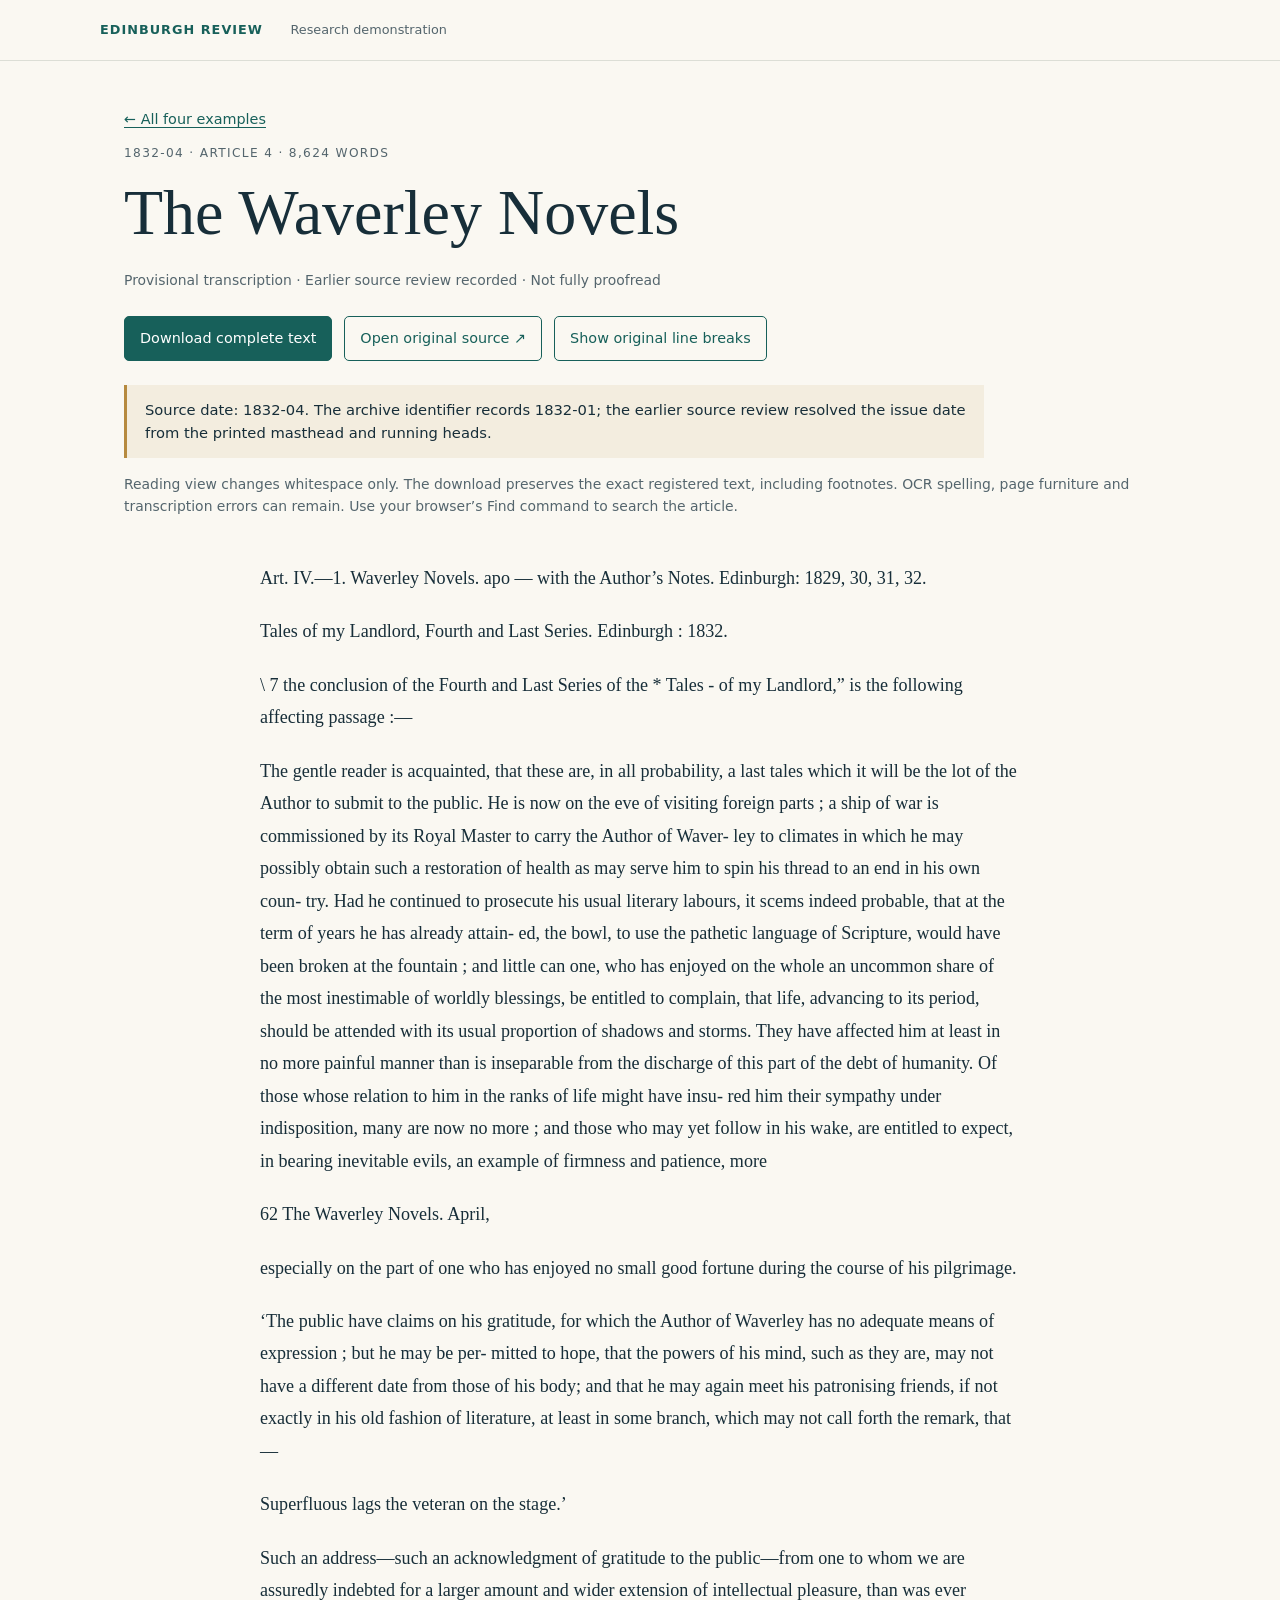
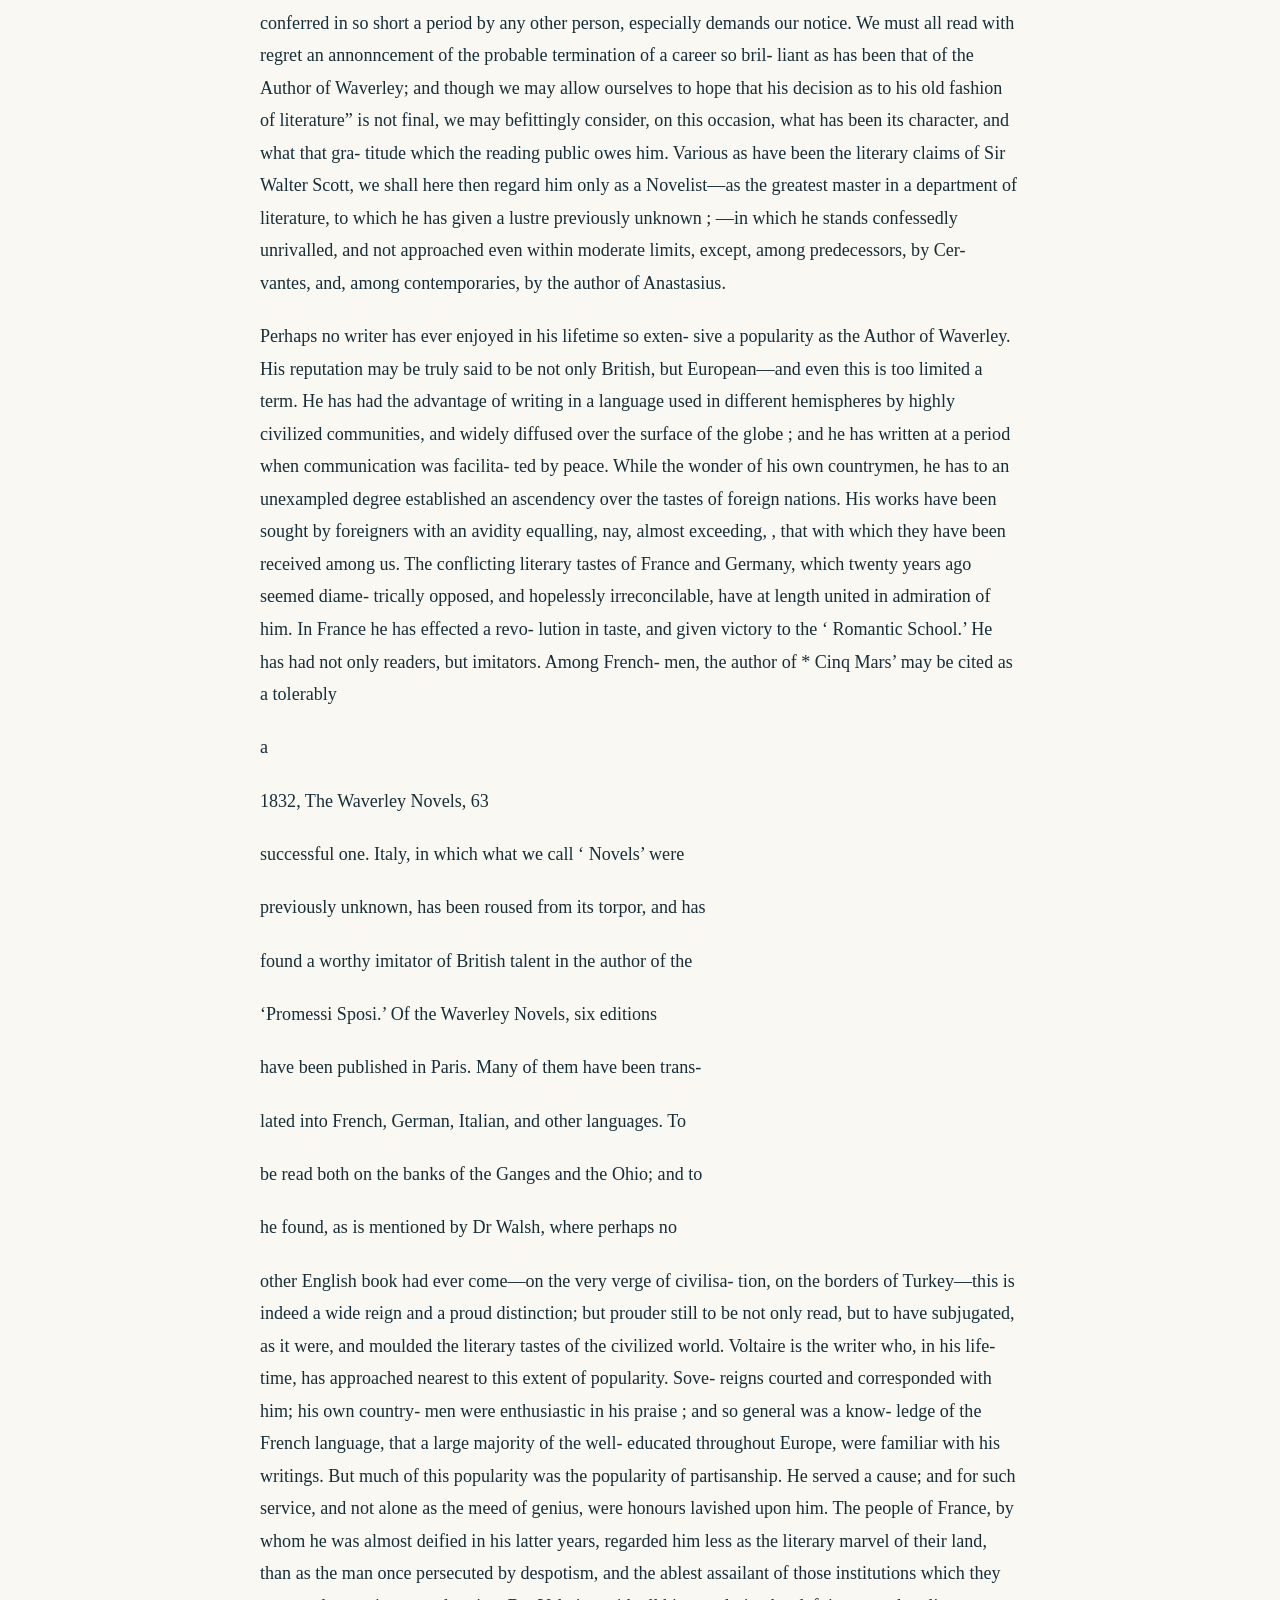
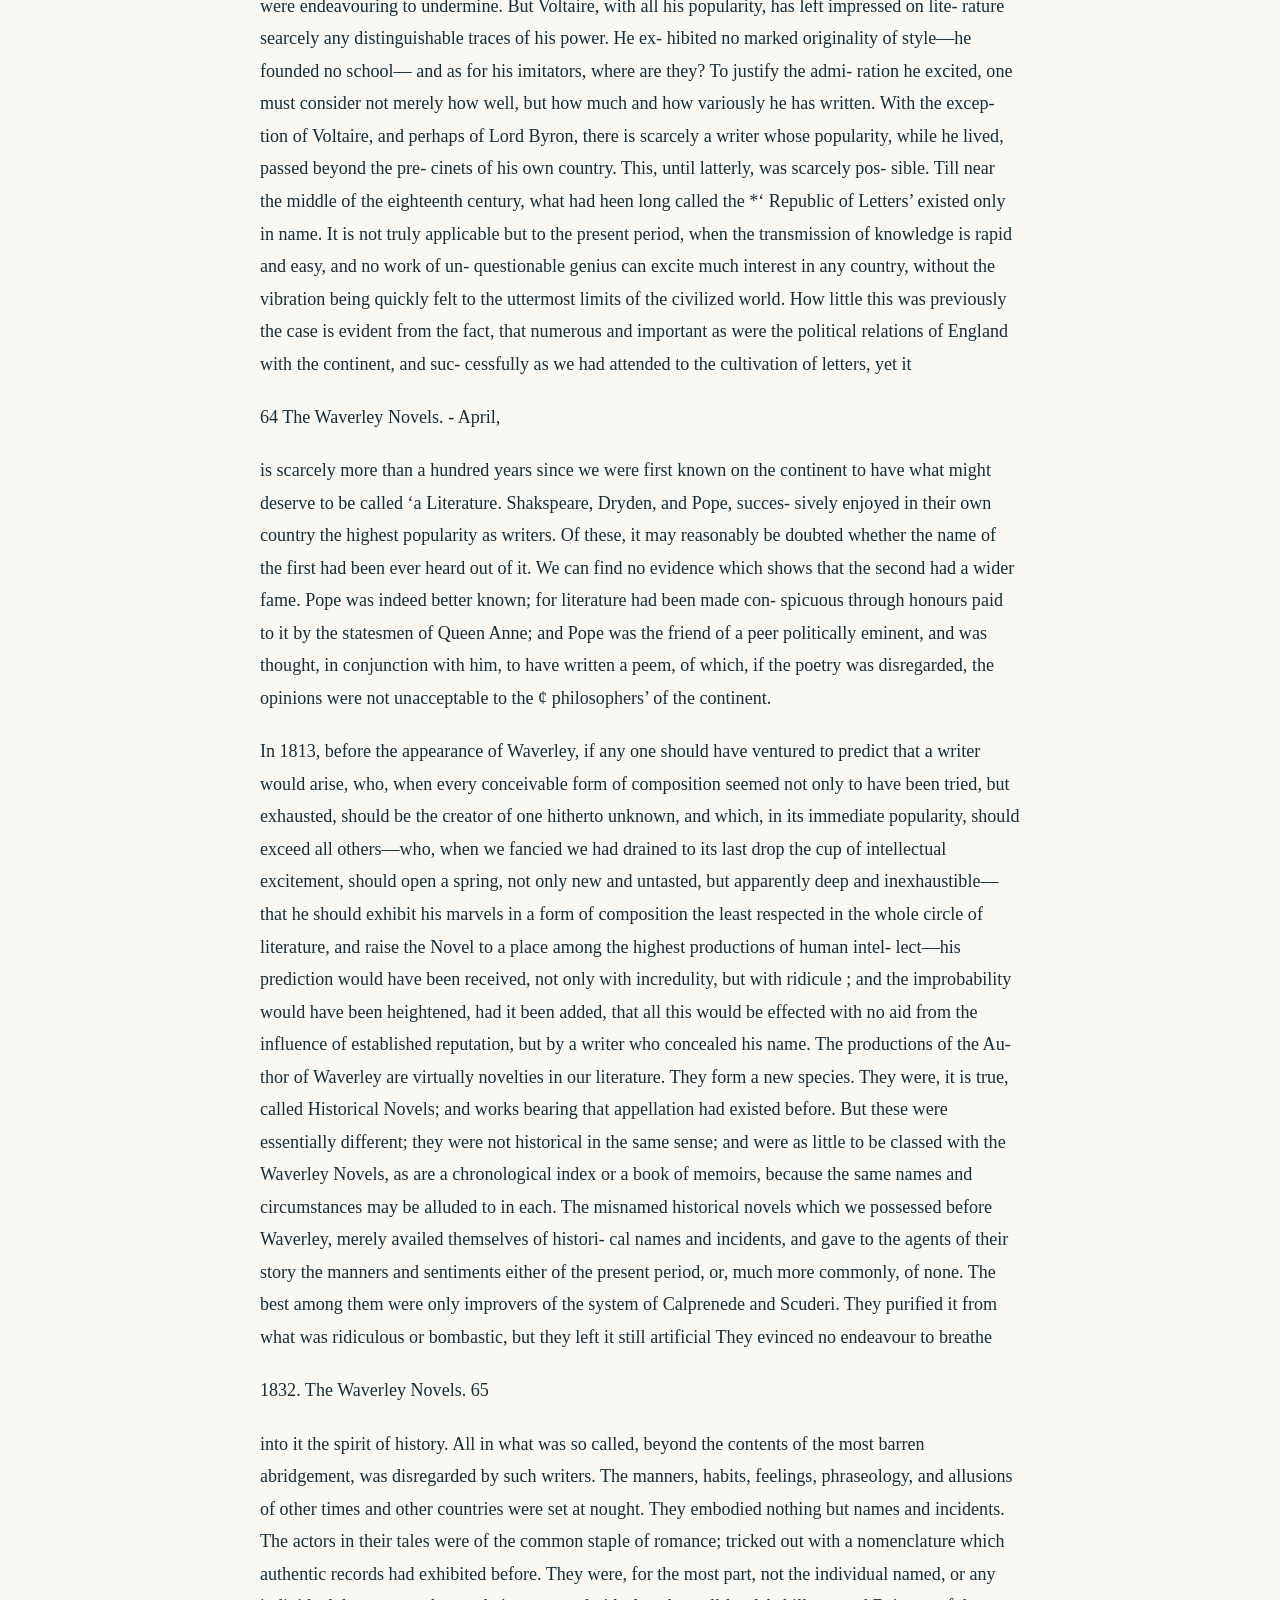
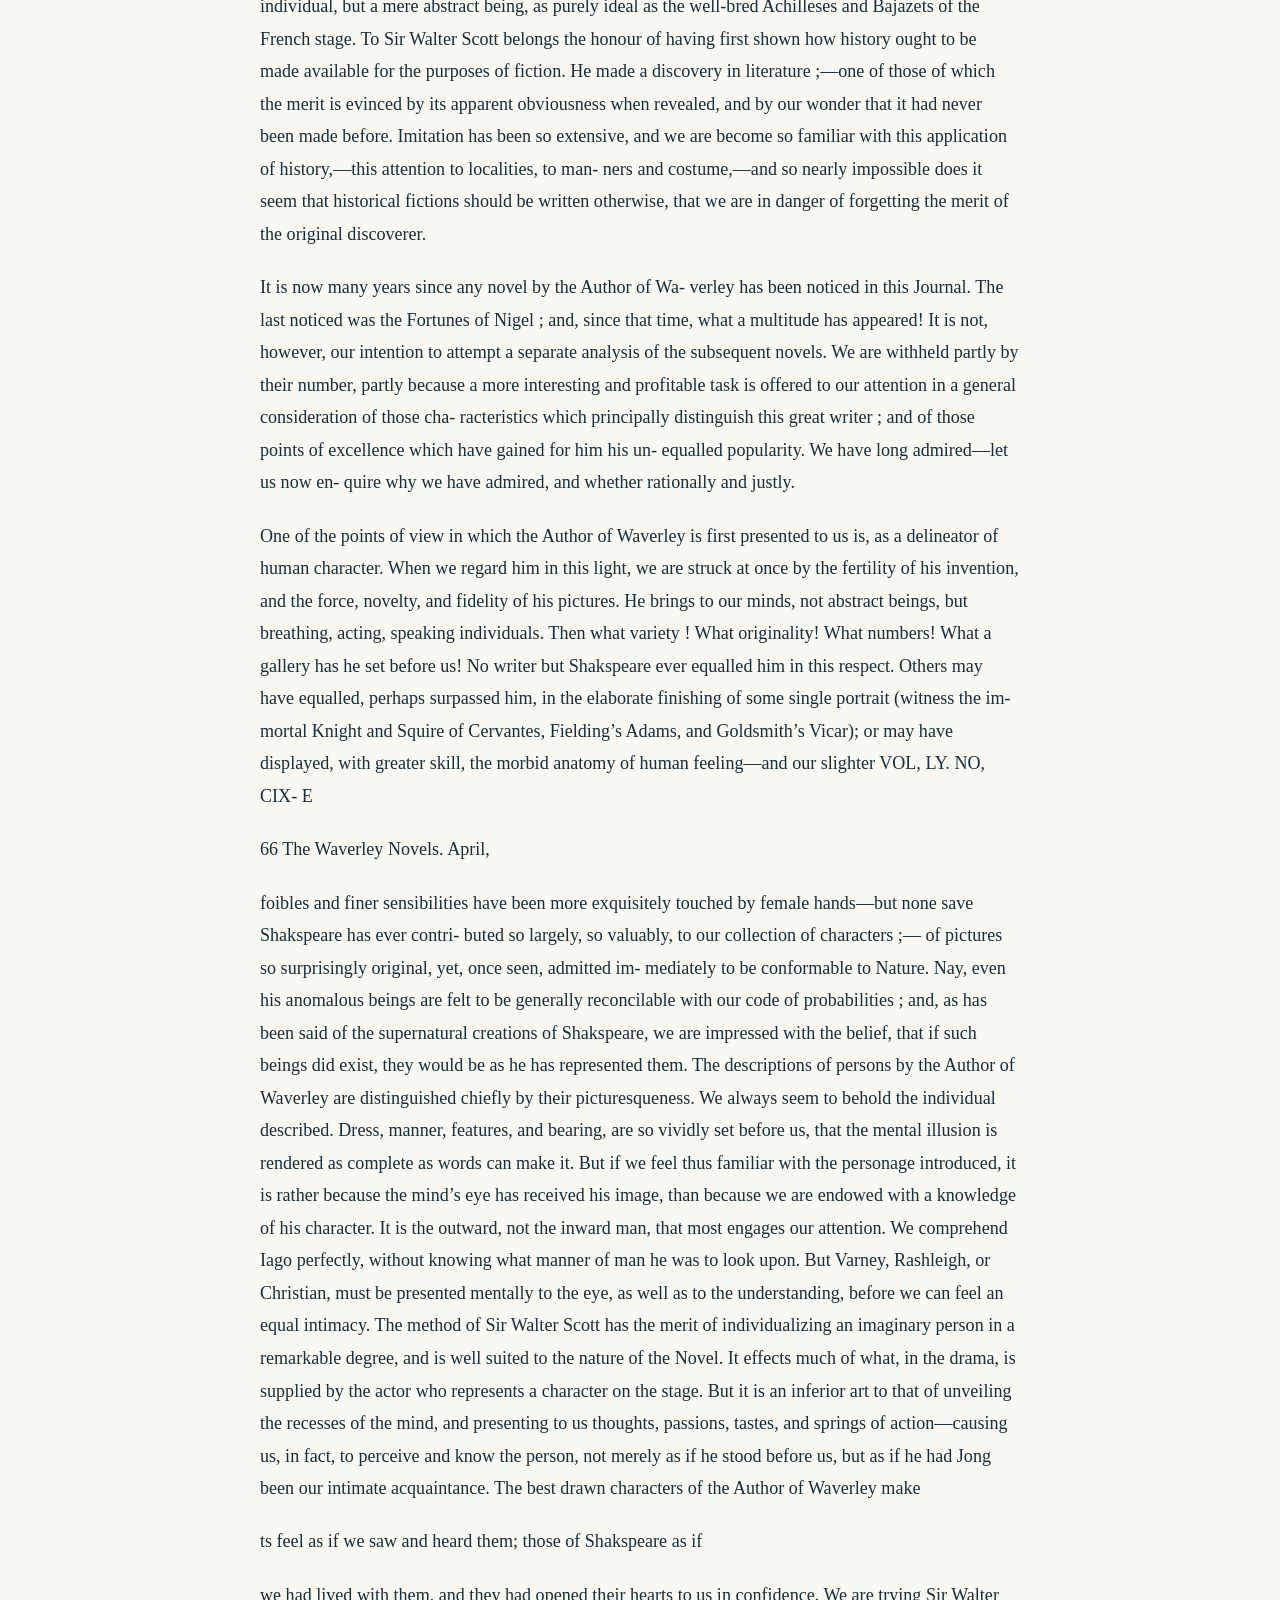
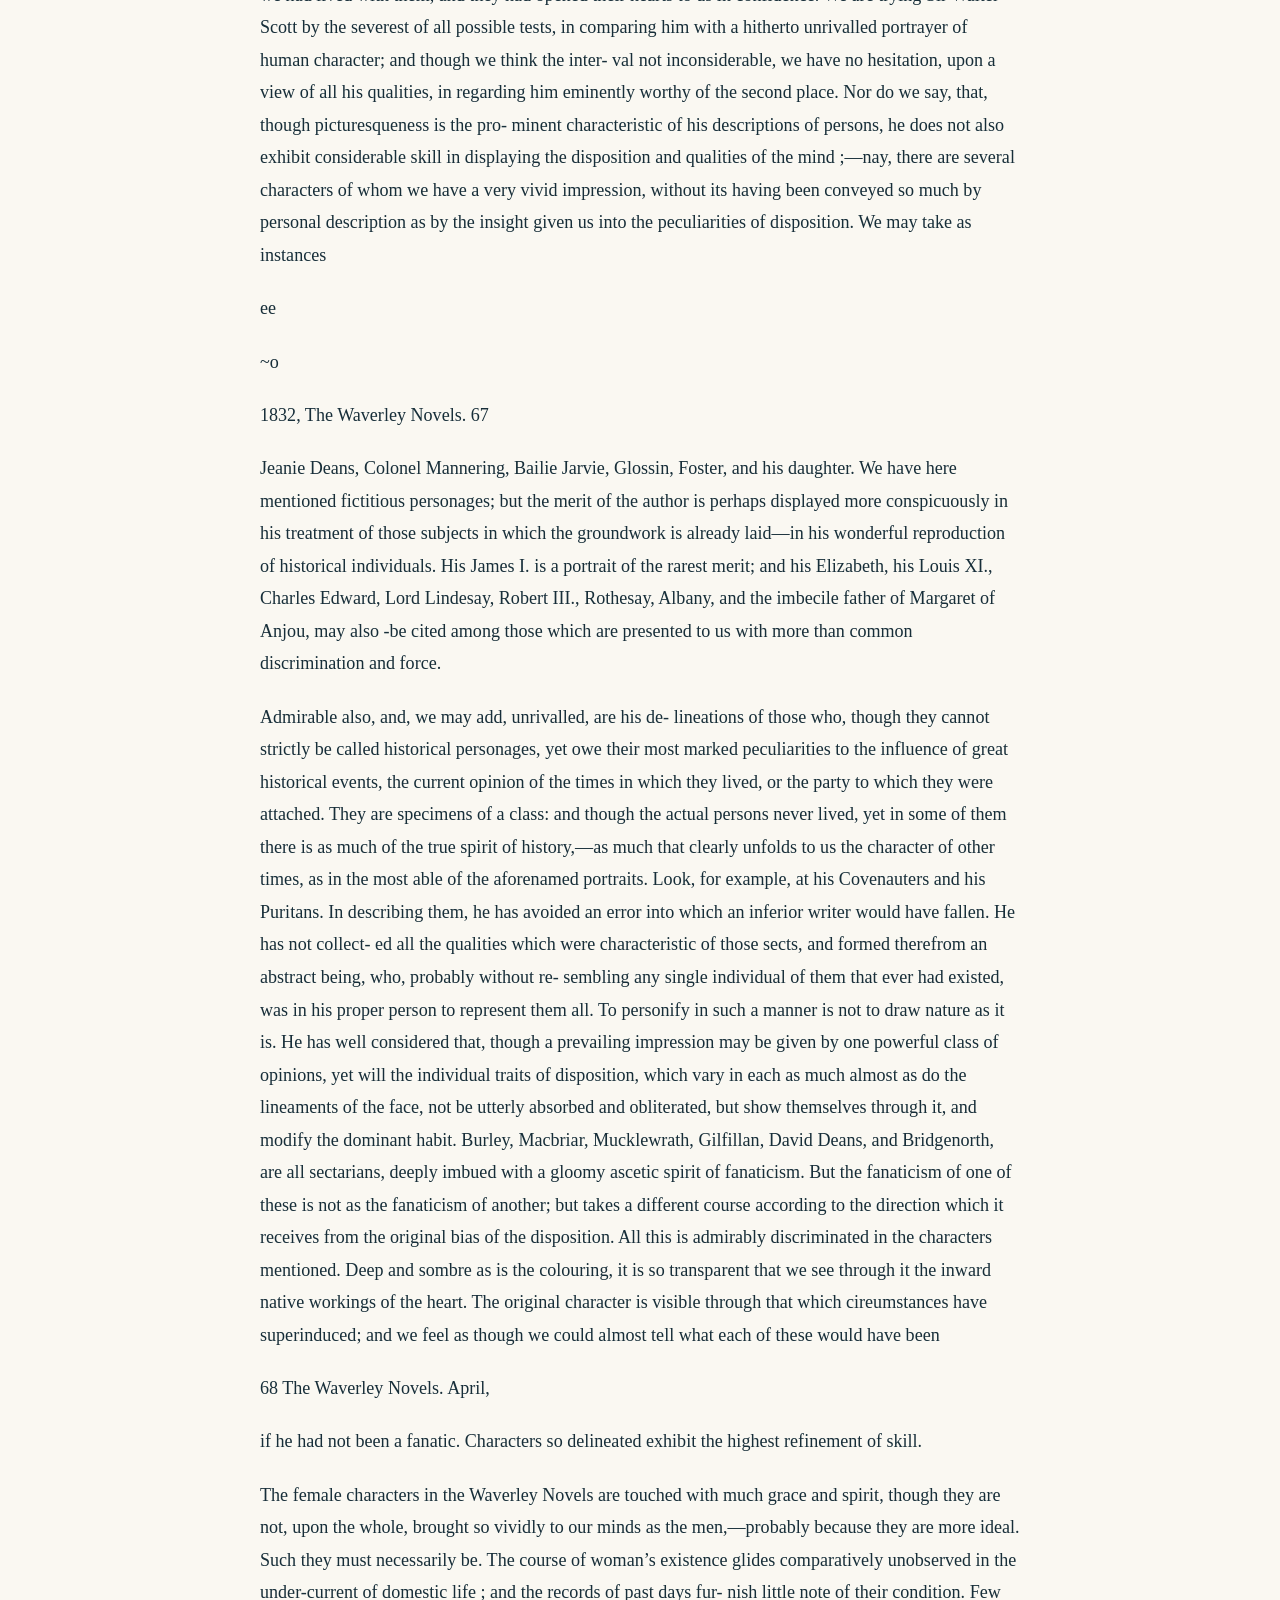
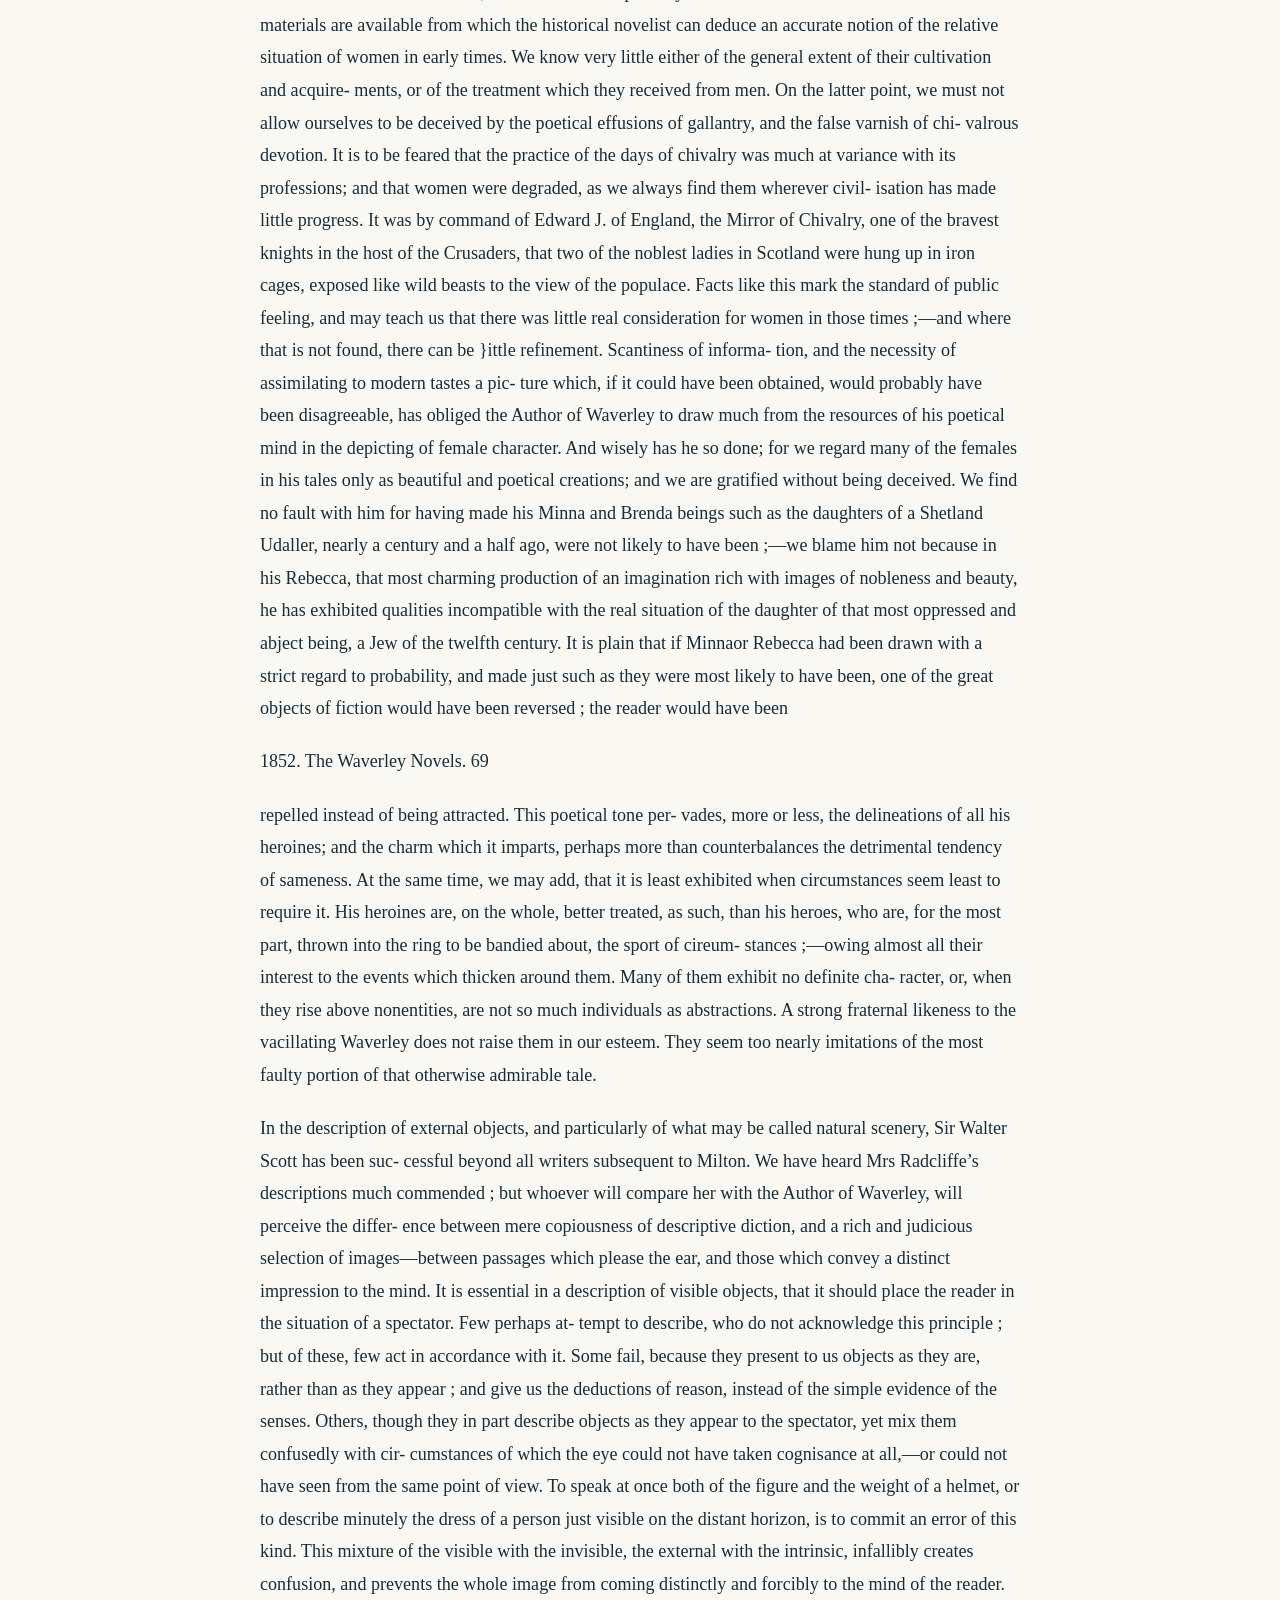
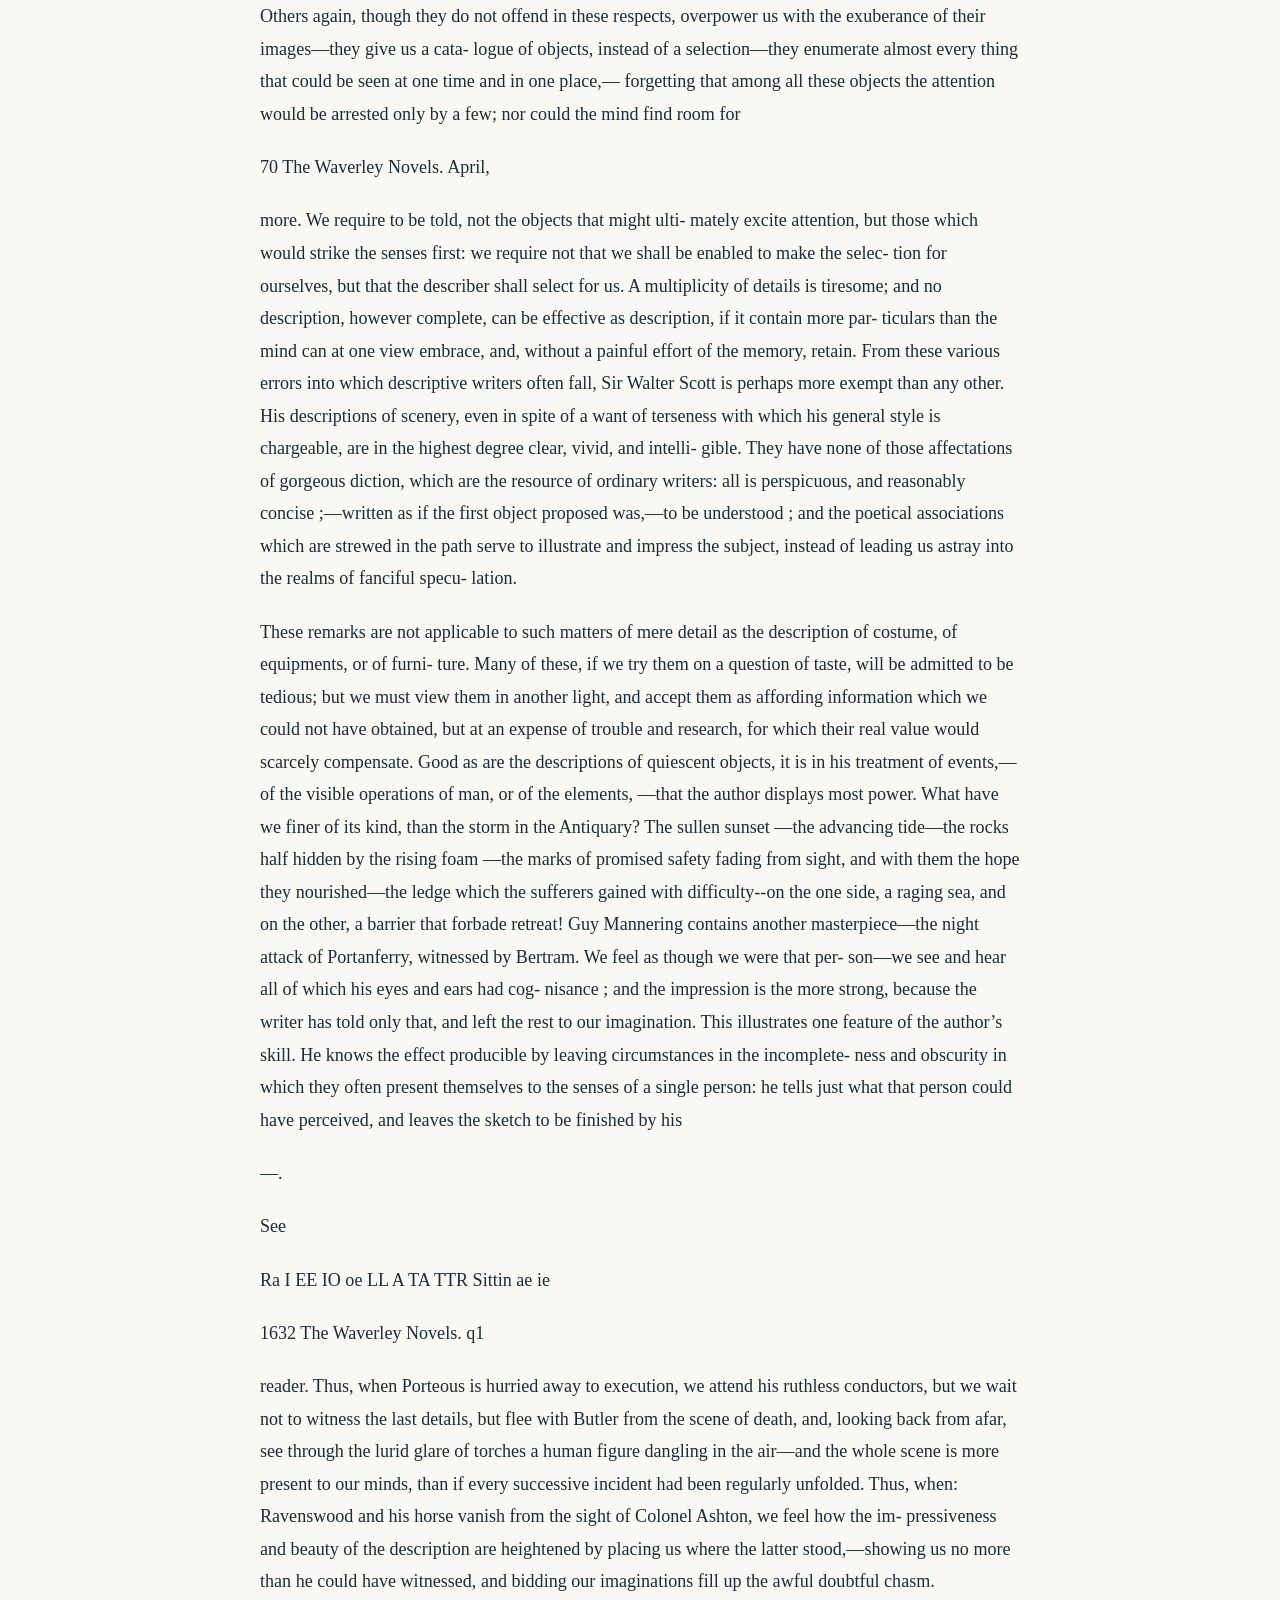
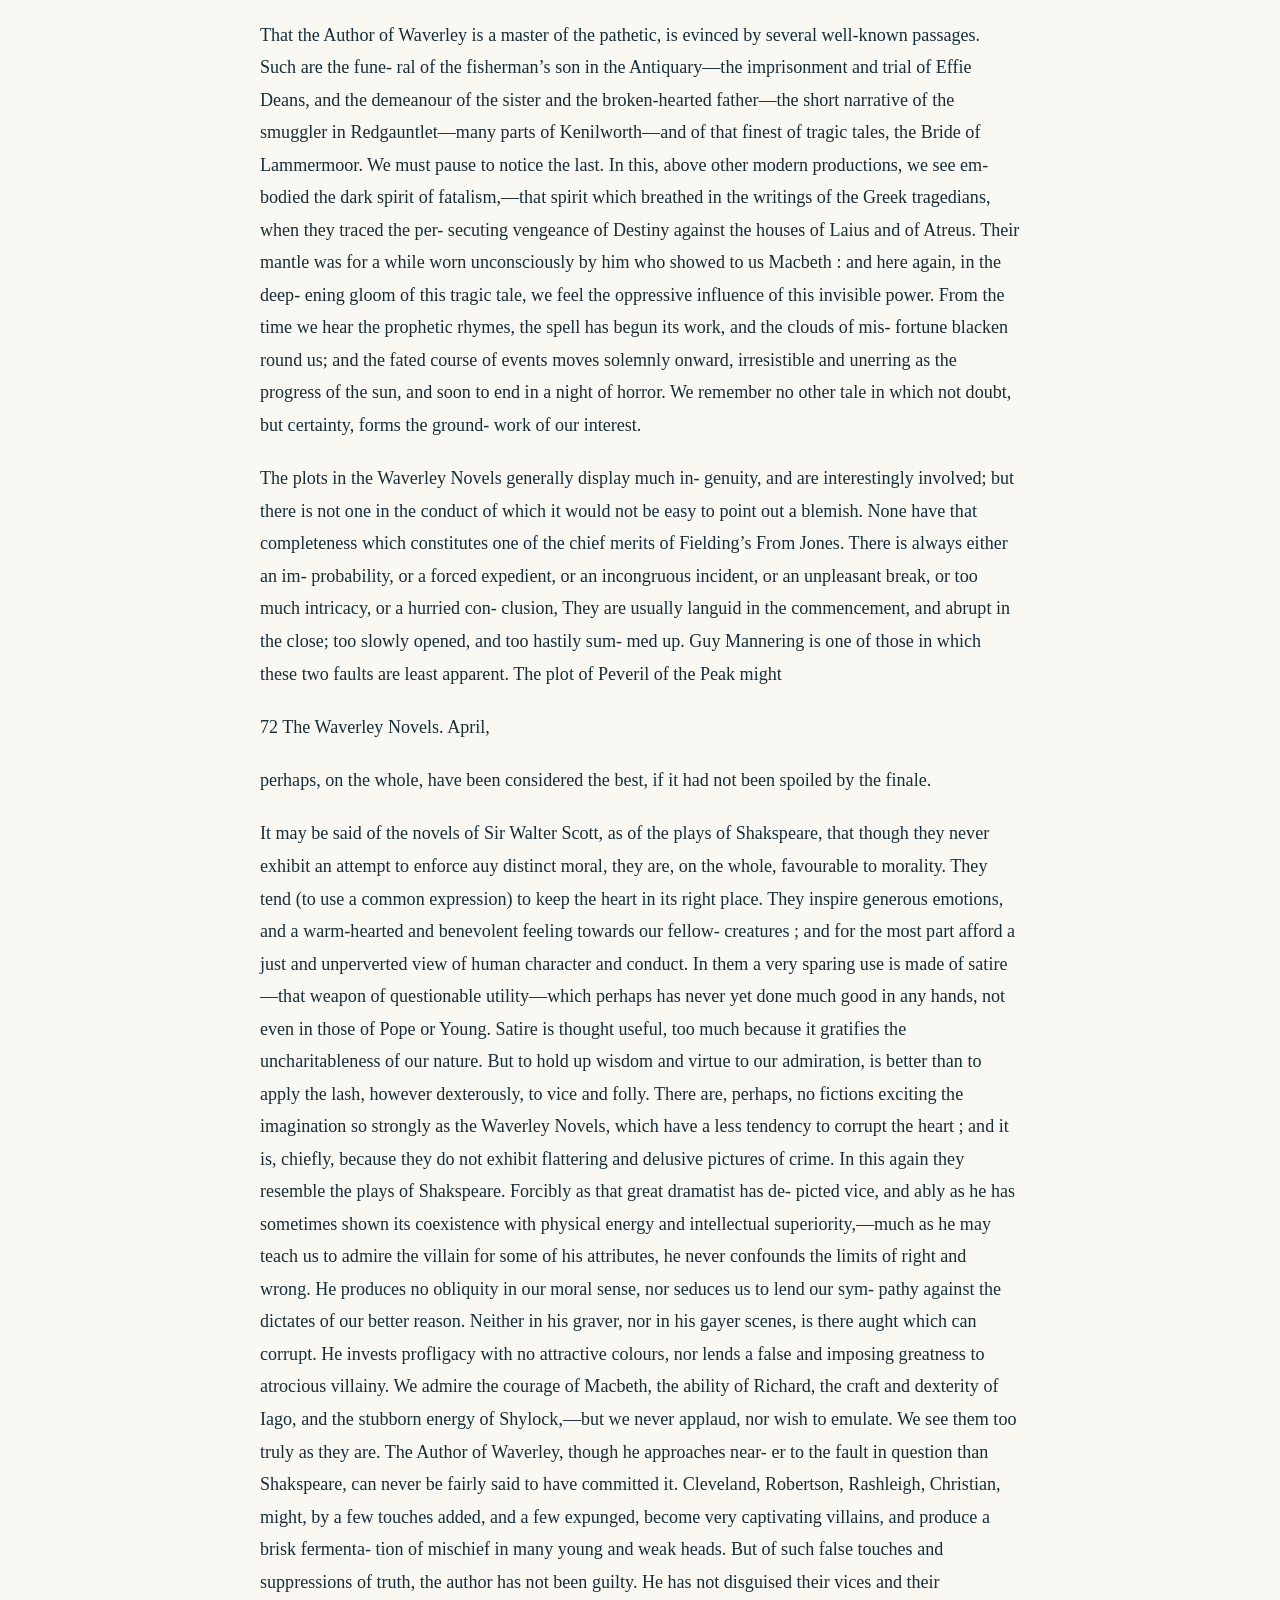
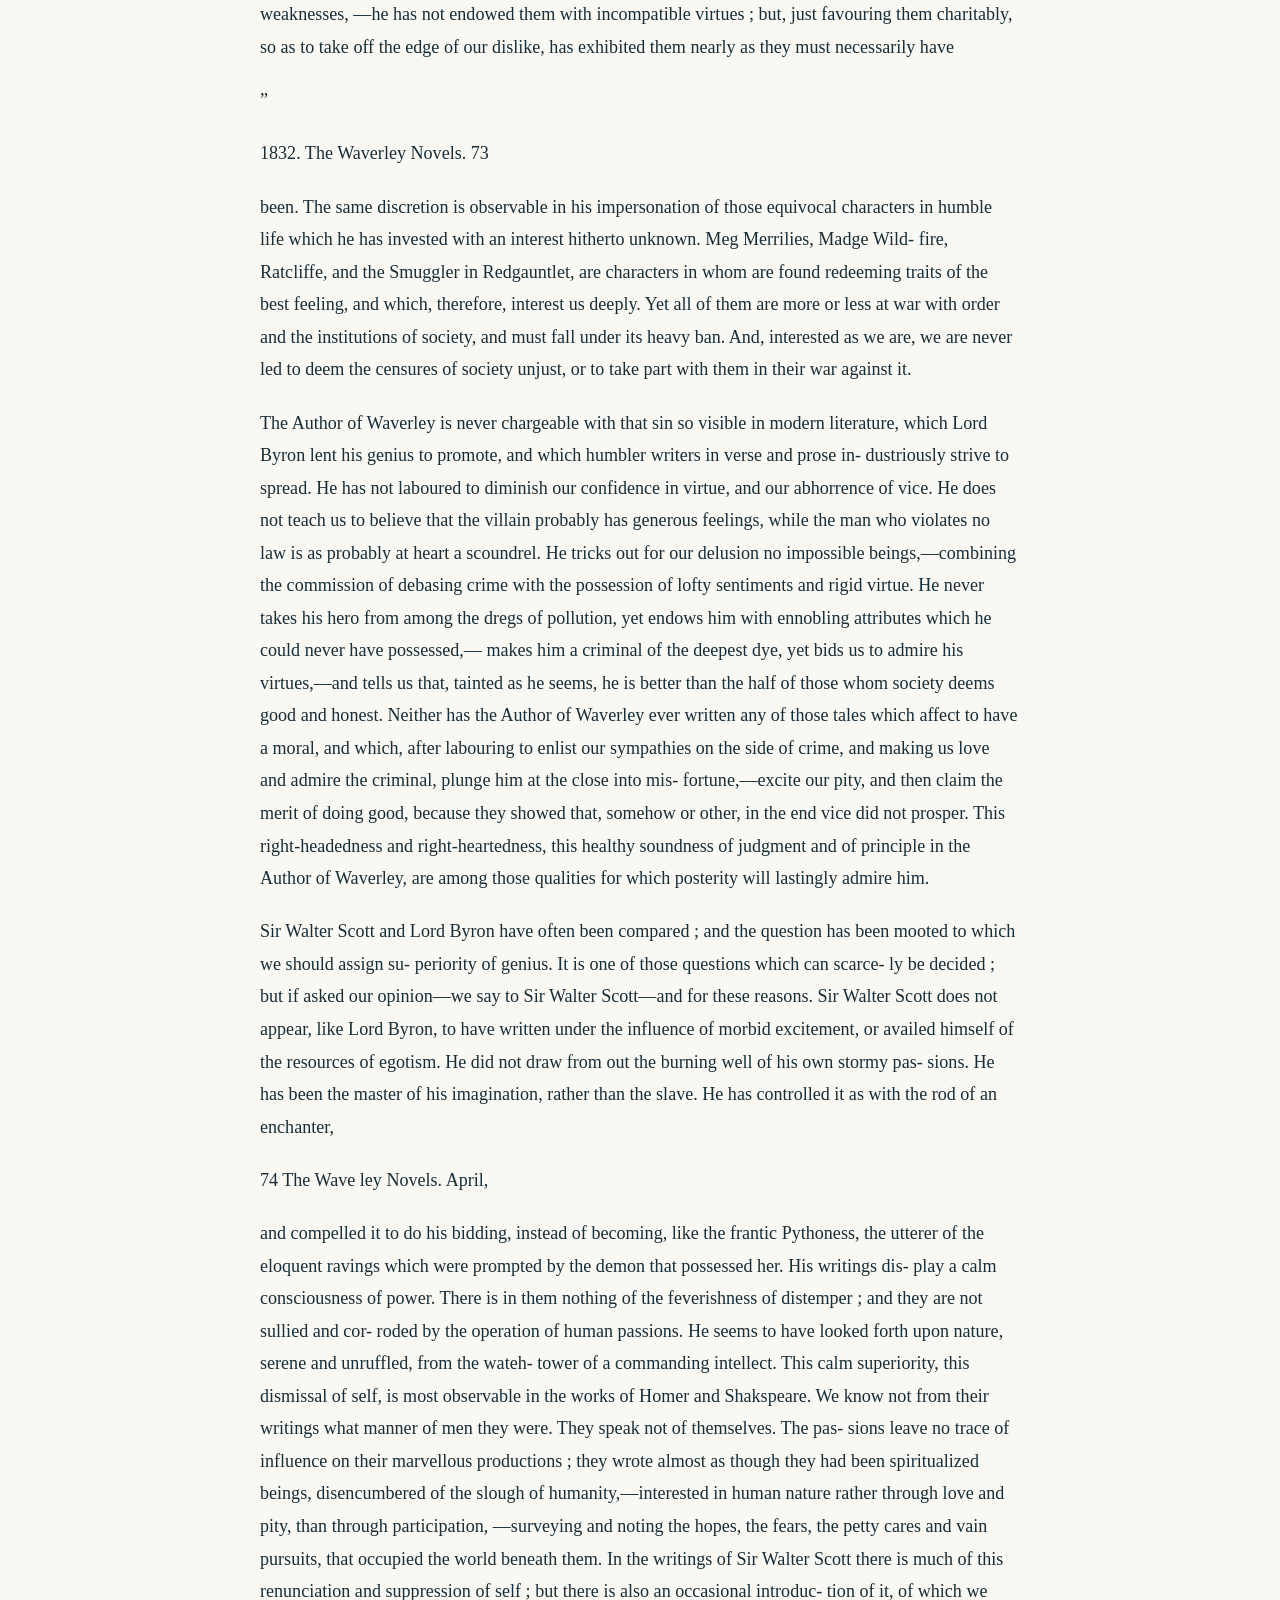
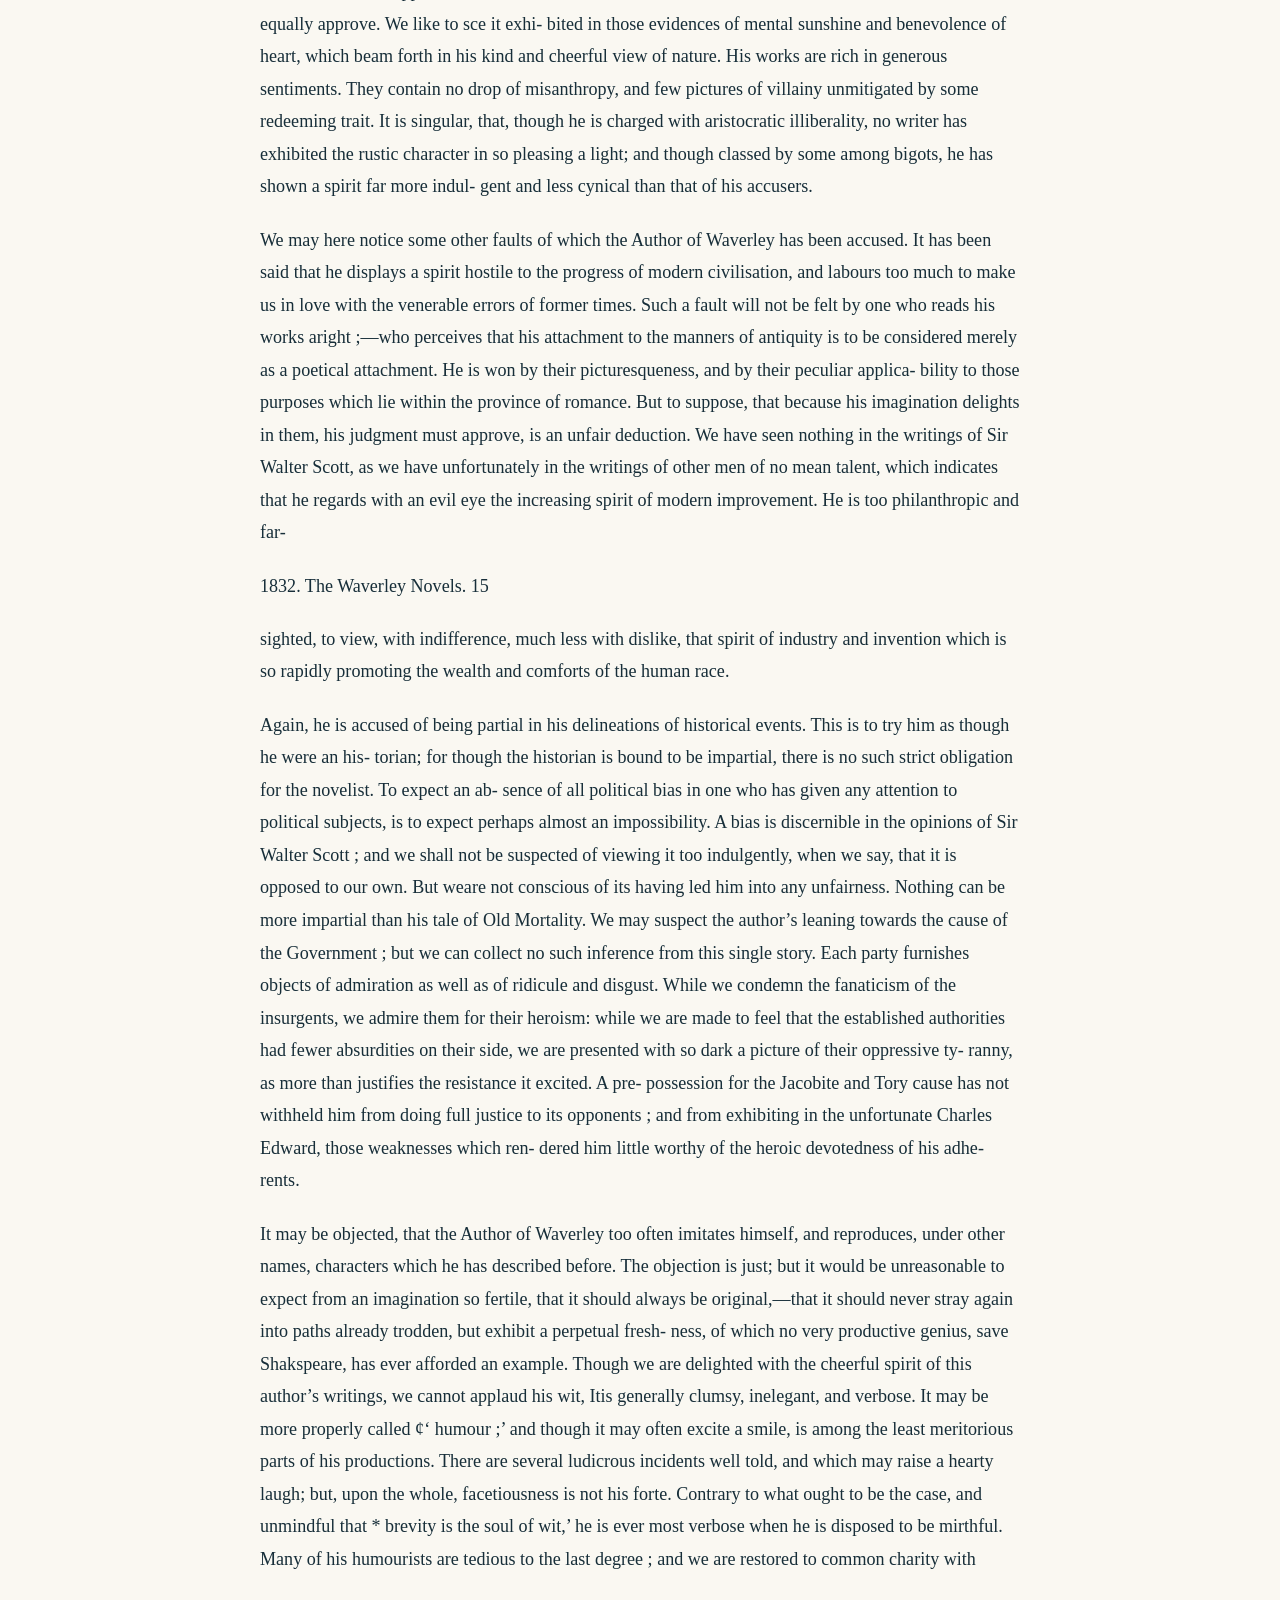
<file: articles/ER_vol_55_issue_109_A04.html>
<!doctype html><html lang="en"><head><meta charset="utf-8">
<meta name="viewport" content="width=device-width,initial-scale=1">
<title>The Waverley Novels · Edinburgh Review</title><link rel="stylesheet" href="../assets/style.css">
<script defer src="../assets/reader.js"></script></head><body>
<header class="top"><a href="../index.html">EDINBURGH REVIEW <span>Research demonstration</span></a></header>
<main><a class="back" href="../index.html">← All four examples</a>
<p class="eyebrow">1832-04 · Article 4 · 8,624 words</p>
<h1>The Waverley Novels</h1>
<p class="status">Provisional transcription · Earlier source review recorded · Not fully proofread</p>
<nav class="actions" aria-label="Article tools"><a class="button" href="../texts/ER_vol_55_issue_109_A04.txt" download>Download complete text</a>
<a class="button secondary" href="https://archive.org/details/sim_edinburgh-review-critical-journal_1832-01_55_109" target="_blank" rel="noopener">Open original source ↗</a>
<button id="view-toggle" type="button" aria-pressed="false">Show original line breaks</button></nav>
<p class="notice">Source date: 1832-04. The archive identifier records 1832-01; the earlier source review resolved the issue date from the printed masthead and running heads.</p><p class="small">Reading view changes whitespace only. The download preserves the exact registered text, including footnotes. OCR spelling, page furniture and transcription errors can remain. Use your browser’s Find command to search the article.</p>
<section id="flowed" class="article" aria-label="Article text"><p>Art. IV.—1. Waverley Novels. apo — with the Author’s 
Notes. Edinburgh: 1829, 30, 31, 32. </p>
<p>Tales of my Landlord, Fourth and Last Series. Edinburgh : 
1832. </p>
<p>\ 7 the conclusion of the Fourth and Last Series of the * Tales 
- of my Landlord,” is the following affecting passage :— </p>
<p>The gentle reader is acquainted, that these are, in all probability, 
a last tales which it will be the lot of the Author to submit to the 
public. He is now on the eve of visiting foreign parts ; a ship of war 
is commissioned by its Royal Master to carry the Author of Waver- 
ley to climates in which he may possibly obtain such a restoration of 
health as may serve him to spin his thread to an end in his own coun- 
try. Had he continued to prosecute his usual literary labours, it 
scems indeed probable, that at the term of years he has already attain- 
ed, the bowl, to use the pathetic language of Scripture, would have 
been broken at the fountain ; and little can one, who has enjoyed on 
the whole an uncommon share of the most inestimable of worldly 
blessings, be entitled to complain, that life, advancing to its period, 
should be attended with its usual proportion of shadows and storms. 
They have affected him at least in no more painful manner than is 
inseparable from the discharge of this part of the debt of humanity. 
Of those whose relation to him in the ranks of life might have insu- 
red him their sympathy under indisposition, many are now no more ; 
and those who may yet follow in his wake, are entitled to expect, 
in bearing inevitable evils, an example of firmness and patience, more </p>
<p>62 The Waverley Novels. April, </p>
<p>especially on the part of one who has enjoyed no small good fortune 
during the course of his pilgrimage. </p>
<p>‘The public have claims on his gratitude, for which the Author of 
Waverley has no adequate means of expression ; but he may be per- 
mitted to hope, that the powers of his mind, such as they are, may 
not have a different date from those of his body; and that he may 
again meet his patronising friends, if not exactly in his old fashion 
of literature, at least in some branch, which may not call forth the 
remark, that— </p>
<p>Superfluous lags the veteran on the stage.’ </p>
<p>Such an address—such an acknowledgment of gratitude to 
the public—from one to whom we are assuredly indebted for a 
larger amount and wider extension of intellectual pleasure, than 
was ever conferred in so short a period by any other person, 
especially demands our notice. We must all read with regret 
an annonncement of the probable termination of a career so bril- 
liant as has been that of the Author of Waverley; and though 
we may allow ourselves to hope that his decision as to his old 
fashion of literature” is not final, we may befittingly consider, 
on this occasion, what has been its character, and what that gra- 
titude which the reading public owes him. Various as have been 
the literary claims of Sir Walter Scott, we shall here then regard 
him only as a Novelist—as the greatest master in a department 
of literature, to which he has given a lustre previously unknown ; 
—in which he stands confessedly unrivalled, and not approached 
even within moderate limits, except, among predecessors, by Cer- 
vantes, and, among contemporaries, by the author of Anastasius. </p>
<p>Perhaps no writer has ever enjoyed in his lifetime so exten- 
sive a popularity as the Author of Waverley. His reputation may 
be truly said to be not only British, but European—and even 
this is too limited a term. He has had the advantage of writing 
in a language used in different hemispheres by highly civilized 
communities, and widely diffused over the surface of the globe ; 
and he has written at a period when communication was facilita- 
ted by peace. While the wonder of his own countrymen, he has 
to an unexampled degree established an ascendency over the tastes 
of foreign nations. His works have been sought by foreigners with 
an avidity equalling, nay, almost exceeding, , that with which they 
have been received among us. The conflicting literary tastes of 
France and Germany, which twenty years ago seemed diame- 
trically opposed, and hopelessly irreconcilable, have at length 
united in admiration of him. In France he has effected a revo- 
lution in taste, and given victory to the ‘ Romantic School.’ 
He has had not only readers, but imitators. Among French- 
men, the author of * Cinq Mars’ may be cited as a tolerably </p>
<p>a </p>
<p>1832, The Waverley Novels, 63 </p>
<p>successful one. Italy, in which what we call ‘ Novels’ were </p>
<p>previously unknown, has been roused from its torpor, and has </p>
<p>found a worthy imitator of British talent in the author of the </p>
<p>‘Promessi Sposi.’ Of the Waverley Novels, six editions </p>
<p>have been published in Paris. Many of them have been trans- </p>
<p>lated into French, German, Italian, and other languages. To </p>
<p>be read both on the banks of the Ganges and the Ohio; and to </p>
<p>he found, as is mentioned by Dr Walsh, where perhaps no </p>
<p>other English book had ever come—on the very verge of civilisa- 
tion, on the borders of Turkey—this is indeed a wide reign and 
a proud distinction; but prouder still to be not only read, but 
to have subjugated, as it were, and moulded the literary tastes 
of the civilized world. Voltaire is the writer who, in his life- 
time, has approached nearest to this extent of popularity. Sove- 
reigns courted and corresponded with him; his own country- 
men were enthusiastic in his praise ; and so general was a know- 
ledge of the French language, that a large majority of the well- 
educated throughout Europe, were familiar with his writings. 
But much of this popularity was the popularity of partisanship. 
He served a cause; and for such service, and not alone as the 
meed of genius, were honours lavished upon him. The people 
of France, by whom he was almost deified in his latter years, 
regarded him less as the literary marvel of their land, than as the 
man once persecuted by despotism, and the ablest assailant of 
those institutions which they were endeavouring to undermine. 
But Voltaire, with all his popularity, has left impressed on lite- 
rature searcely any distinguishable traces of his power. He ex- 
hibited no marked originality of style—he founded no school— 
and as for his imitators, where are they? To justify the admi- 
ration he excited, one must consider not merely how well, but 
how much and how variously he has written. With the excep- 
tion of Voltaire, and perhaps of Lord Byron, there is scarcely a 
writer whose popularity, while he lived, passed beyond the pre- 
cinets of his own country. This, until latterly, was scarcely pos- 
sible. Till near the middle of the eighteenth century, what had 
heen long called the *‘ Republic of Letters’ existed only in name. 
It is not truly applicable but to the present period, when the 
transmission of knowledge is rapid and easy, and no work of un- 
questionable genius can excite much interest in any country, 
without the vibration being quickly felt to the uttermost limits 
of the civilized world. How little this was previously the case 
is evident from the fact, that numerous and important as were 
the political relations of England with the continent, and suc- 
cessfully as we had attended to the cultivation of letters, yet it </p>
<p>64 The Waverley Novels. - April, </p>
<p>is scarcely more than a hundred years since we were first 
known on the continent to have what might deserve to be 
called ‘a Literature. Shakspeare, Dryden, and Pope, succes- 
sively enjoyed in their own country the highest popularity as 
writers. Of these, it may reasonably be doubted whether the 
name of the first had been ever heard out of it. We can find no 
evidence which shows that the second had a wider fame. Pope 
was indeed better known; for literature had been made con- 
spicuous through honours paid to it by the statesmen of Queen 
Anne; and Pope was the friend of a peer politically eminent, and 
was thought, in conjunction with him, to have written a peem, 
of which, if the poetry was disregarded, the opinions were not 
unacceptable to the ¢ philosophers’ of the continent. </p>
<p>In 1813, before the appearance of Waverley, if any one should 
have ventured to predict that a writer would arise, who, when 
every conceivable form of composition seemed not only to have 
been tried, but exhausted, should be the creator of one hitherto 
unknown, and which, in its immediate popularity, should exceed 
all others—who, when we fancied we had drained to its last drop 
the cup of intellectual excitement, should open a spring, not only 
new and untasted, but apparently deep and inexhaustible—that 
he should exhibit his marvels in a form of composition the 
least respected in the whole circle of literature, and raise the 
Novel to a place among the highest productions of human intel- 
lect—his prediction would have been received, not only with 
incredulity, but with ridicule ; and the improbability would have 
been heightened, had it been added, that all this would be effected 
with no aid from the influence of established reputation, but by 
a writer who concealed his name. The productions of the Au- 
thor of Waverley are virtually novelties in our literature. They 
form a new species. They were, it is true, called Historical 
Novels; and works bearing that appellation had existed before. 
But these were essentially different; they were not historical 
in the same sense; and were as little to be classed with the 
Waverley Novels, as are a chronological index or a book of 
memoirs, because the same names and circumstances may be 
alluded to in each. The misnamed historical novels which we 
possessed before Waverley, merely availed themselves of histori- 
cal names and incidents, and gave to the agents of their story the 
manners and sentiments either of the present period, or, much 
more commonly, of none. The best among them were only 
improvers of the system of Calprenede and Scuderi. They 
purified it from what was ridiculous or bombastic, but they 
left it still artificial They evinced no endeavour to breathe </p>
<p>1832. The Waverley Novels. 65 </p>
<p>into it the spirit of history. All in what was so called, beyond 
the contents of the most barren abridgement, was disregarded by 
such writers. The manners, habits, feelings, phraseology, and 
allusions of other times and other countries were set at nought. 
They embodied nothing but names and incidents. The actors 
in their tales were of the common staple of romance; tricked 
out with a nomenclature which authentic records had exhibited 
before. They were, for the most part, not the individual named, 
or any individual, but a mere abstract being, as purely ideal as 
the well-bred Achilleses and Bajazets of the French stage. To 
Sir Walter Scott belongs the honour of having first shown how 
history ought to be made available for the purposes of fiction. 
He made a discovery in literature ;—one of those of which the 
merit is evinced by its apparent obviousness when revealed, and 
by our wonder that it had never been made before. Imitation 
has been so extensive, and we are become so familiar with 
this application of history,—this attention to localities, to man- 
ners and costume,—and so nearly impossible does it seem that 
historical fictions should be written otherwise, that we are in 
danger of forgetting the merit of the original discoverer. </p>
<p>It is now many years since any novel by the Author of Wa- 
verley has been noticed in this Journal. The last noticed was 
the Fortunes of Nigel ; and, since that time, what a multitude has 
appeared! It is not, however, our intention to attempt a separate 
analysis of the subsequent novels. We are withheld partly by their 
number, partly because a more interesting and profitable task is 
offered to our attention in a general consideration of those cha- 
racteristics which principally distinguish this great writer ; and 
of those points of excellence which have gained for him his un- 
equalled popularity. We have long admired—let us now en- 
quire why we have admired, and whether rationally and justly. </p>
<p>One of the points of view in which the Author of Waverley 
is first presented to us is, as a delineator of human character. 
When we regard him in this light, we are struck at once by the 
fertility of his invention, and the force, novelty, and fidelity of 
his pictures. He brings to our minds, not abstract beings, but 
breathing, acting, speaking individuals. Then what variety ! 
What originality! What numbers! What a gallery has he set 
before us! No writer but Shakspeare ever equalled him in this 
respect. Others may have equalled, perhaps surpassed him, in 
the elaborate finishing of some single portrait (witness the im- 
mortal Knight and Squire of Cervantes, Fielding’s Adams, 
and Goldsmith’s Vicar); or may have displayed, with greater 
skill, the morbid anatomy of human feeling—and our slighter 
VOL, LY. NO, CIX- E </p>
<p>66 The Waverley Novels. April, </p>
<p>foibles and finer sensibilities have been more exquisitely touched 
by female hands—but none save Shakspeare has ever contri- 
buted so largely, so valuably, to our collection of characters ;— 
of pictures so surprisingly original, yet, once seen, admitted im- 
mediately to be conformable to Nature. Nay, even his anomalous 
beings are felt to be generally reconcilable with our code of 
probabilities ; and, as has been said of the supernatural creations 
of Shakspeare, we are impressed with the belief, that if such 
beings did exist, they would be as he has represented them. 
The descriptions of persons by the Author of Waverley are 
distinguished chiefly by their picturesqueness. We always seem 
to behold the individual described. Dress, manner, features, and 
bearing, are so vividly set before us, that the mental illusion is 
rendered as complete as words can make it. But if we feel thus 
familiar with the personage introduced, it is rather because the 
mind’s eye has received his image, than because we are endowed 
with a knowledge of his character. It is the outward, not the 
inward man, that most engages our attention. We comprehend 
Iago perfectly, without knowing what manner of man he was 
to look upon. But Varney, Rashleigh, or Christian, must be 
presented mentally to the eye, as well as to the understanding, 
before we can feel an equal intimacy. The method of Sir Walter 
Scott has the merit of individualizing an imaginary person in a 
remarkable degree, and is well suited to the nature of the Novel. 
It effects much of what, in the drama, is supplied by the actor who 
represents a character on the stage. But it is an inferior art to 
that of unveiling the recesses of the mind, and presenting to us 
thoughts, passions, tastes, and springs of action—causing us, in 
fact, to perceive and know the person, not merely as if he stood 
before us, but as if he had Jong been our intimate acquaintance. 
The best drawn characters of the Author of Waverley make </p>
<p>ts feel as if we saw and heard them; those of Shakspeare as if </p>
<p>we had lived with them, and they had opened their hearts to us 
in confidence. We are trying Sir Walter Scott by the severest 
of all possible tests, in comparing him with a hitherto unrivalled 
portrayer of human character; and though we think the inter- 
val not inconsiderable, we have no hesitation, upon a view of all 
his qualities, in regarding him eminently worthy of the second 
place. Nor do we say, that, though picturesqueness is the pro- 
minent characteristic of his descriptions of persons, he does not 
also exhibit considerable skill in displaying the disposition and 
qualities of the mind ;—nay, there are several characters of 
whom we have a very vivid impression, without its having been 
conveyed so much by personal description as by the insight given 
us into the peculiarities of disposition. We may take as instances </p>
<p>ee </p>
<p>~o </p>
<p>1832, The Waverley Novels. 67 </p>
<p>Jeanie Deans, Colonel Mannering, Bailie Jarvie, Glossin, 
Foster, and his daughter. We have here mentioned fictitious 
personages; but the merit of the author is perhaps displayed 
more conspicuously in his treatment of those subjects in which 
the groundwork is already laid—in his wonderful reproduction 
of historical individuals. His James I. is a portrait of the rarest 
merit; and his Elizabeth, his Louis XI., Charles Edward, Lord 
Lindesay, Robert III., Rothesay, Albany, and the imbecile father 
of Margaret of Anjou, may also -be cited among those which 
are presented to us with more than common discrimination and 
force. </p>
<p>Admirable also, and, we may add, unrivalled, are his de- 
lineations of those who, though they cannot strictly be called 
historical personages, yet owe their most marked peculiarities 
to the influence of great historical events, the current opinion 
of the times in which they lived, or the party to which they 
were attached. They are specimens of a class: and though 
the actual persons never lived, yet in some of them there is as 
much of the true spirit of history,—as much that clearly unfolds 
to us the character of other times, as in the most able of the 
aforenamed portraits. Look, for example, at his Covenauters and 
his Puritans. In describing them, he has avoided an error into 
which an inferior writer would have fallen. He has not collect- 
ed all the qualities which were characteristic of those sects, and 
formed therefrom an abstract being, who, probably without re- 
sembling any single individual of them that ever had existed, 
was in his proper person to represent them all. To personify 
in such a manner is not to draw nature as it is. He has well 
considered that, though a prevailing impression may be given 
by one powerful class of opinions, yet will the individual traits 
of disposition, which vary in each as much almost as do the 
lineaments of the face, not be utterly absorbed and obliterated, 
but show themselves through it, and modify the dominant habit. 
Burley, Macbriar, Mucklewrath, Gilfillan, David Deans, and 
Bridgenorth, are all sectarians, deeply imbued with a gloomy 
ascetic spirit of fanaticism. But the fanaticism of one of these 
is not as the fanaticism of another; but takes a different course 
according to the direction which it receives from the original 
bias of the disposition. All this is admirably discriminated in 
the characters mentioned. Deep and sombre as is the colouring, 
it is so transparent that we see through it the inward native 
workings of the heart. The original character is visible through 
that which cireumstances have superinduced; and we feel as 
though we could almost tell what each of these would have been </p>
<p>68 The Waverley Novels. April, </p>
<p>if he had not been a fanatic. Characters so delineated exhibit 
the highest refinement of skill. </p>
<p>The female characters in the Waverley Novels are touched with 
much grace and spirit, though they are not, upon the whole, 
brought so vividly to our minds as the men,—probably because 
they are more ideal. Such they must necessarily be. The course 
of woman’s existence glides comparatively unobserved in the 
under-current of domestic life ; and the records of past days fur- 
nish little note of their condition. Few materials are available 
from which the historical novelist can deduce an accurate notion 
of the relative situation of women in early times. We know very 
little either of the general extent of their cultivation and acquire- 
ments, or of the treatment which they received from men. On 
the latter point, we must not allow ourselves to be deceived by 
the poetical effusions of gallantry, and the false varnish of chi- 
valrous devotion. It is to be feared that the practice of the days 
of chivalry was much at variance with its professions; and that 
women were degraded, as we always find them wherever civil- 
isation has made little progress. It was by command of Edward 
J. of England, the Mirror of Chivalry, one of the bravest knights 
in the host of the Crusaders, that two of the noblest ladies in 
Scotland were hung up in iron cages, exposed like wild beasts 
to the view of the populace. Facts like this mark the standard 
of public feeling, and may teach us that there was little real 
consideration for women in those times ;—and where that is not 
found, there can be }ittle refinement. Scantiness of informa- 
tion, and the necessity of assimilating to modern tastes a pic- 
ture which, if it could have been obtained, would probably have 
been disagreeable, has obliged the Author of Waverley to draw 
much from the resources of his poetical mind in the depicting of 
female character. And wisely has he so done; for we regard 
many of the females in his tales only as beautiful and poetical 
creations; and we are gratified without being deceived. We 
find no fault with him for having made his Minna and Brenda 
beings such as the daughters of a Shetland Udaller, nearly a 
century and a half ago, were not likely to have been ;—we blame 
him not because in his Rebecca, that most charming production 
of an imagination rich with images of nobleness and beauty, he 
has exhibited qualities incompatible with the real situation of the 
daughter of that most oppressed and abject being, a Jew of the 
twelfth century. It is plain that if Minnaor Rebecca had been 
drawn with a strict regard to probability, and made just such as 
they were most likely to have been, one of the great objects of 
fiction would have been reversed ; the reader would have been </p>
<p>1852. The Waverley Novels. 69 </p>
<p>repelled instead of being attracted. This poetical tone per- 
vades, more or less, the delineations of all his heroines; and 
the charm which it imparts, perhaps more than counterbalances 
the detrimental tendency of sameness. At the same time, we 
may add, that it is least exhibited when circumstances seem 
least to require it. His heroines are, on the whole, better 
treated, as such, than his heroes, who are, for the most part, 
thrown into the ring to be bandied about, the sport of cireum- 
stances ;—owing almost all their interest to the events which 
thicken around them. Many of them exhibit no definite cha- 
racter, or, when they rise above nonentities, are not so much 
individuals as abstractions. A strong fraternal likeness to the 
vacillating Waverley does not raise them in our esteem. They 
seem too nearly imitations of the most faulty portion of that 
otherwise admirable tale. </p>
<p>In the description of external objects, and particularly of what 
may be called natural scenery, Sir Walter Scott has been suc- 
cessful beyond all writers subsequent to Milton. We have heard 
Mrs Radcliffe’s descriptions much commended ; but whoever will 
compare her with the Author of Waverley, will perceive the differ- 
ence between mere copiousness of descriptive diction, and a rich 
and judicious selection of images—between passages which please 
the ear, and those which convey a distinct impression to the mind. 
It is essential in a description of visible objects, that it should 
place the reader in the situation of a spectator. Few perhaps at- 
tempt to describe, who do not acknowledge this principle ; but of 
these, few act in accordance with it. Some fail, because they 
present to us objects as they are, rather than as they appear ; and 
give us the deductions of reason, instead of the simple evidence 
of the senses. Others, though they in part describe objects as 
they appear to the spectator, yet mix them confusedly with cir- 
cumstances of which the eye could not have taken cognisance at 
all,—or could not have seen from the same point of view. To 
speak at once both of the figure and the weight of a helmet, or 
to describe minutely the dress of a person just visible on the 
distant horizon, is to commit an error of this kind. This mixture 
of the visible with the invisible, the external with the intrinsic, 
infallibly creates confusion, and prevents the whole image from 
coming distinctly and forcibly to the mind of the reader. Others 
again, though they do not offend in these respects, overpower 
us with the exuberance of their images—they give us a cata- 
logue of objects, instead of a selection—they enumerate almost 
every thing that could be seen at one time and in one place,— 
forgetting that among all these objects the attention would be 
arrested only by a few; nor could the mind find room for </p>
<p>70 The Waverley Novels. April, </p>
<p>more. We require to be told, not the objects that might ulti- 
mately excite attention, but those which would strike the senses 
first: we require not that we shall be enabled to make the selec- 
tion for ourselves, but that the describer shall select for us. A 
multiplicity of details is tiresome; and no description, however 
complete, can be effective as description, if it contain more par- 
ticulars than the mind can at one view embrace, and, without a 
painful effort of the memory, retain. From these various errors 
into which descriptive writers often fall, Sir Walter Scott is 
perhaps more exempt than any other. His descriptions of scenery, 
even in spite of a want of terseness with which his general style 
is chargeable, are in the highest degree clear, vivid, and intelli- 
gible. They have none of those affectations of gorgeous diction, 
which are the resource of ordinary writers: all is perspicuous, 
and reasonably concise ;—written as if the first object proposed 
was,—to be understood ; and the poetical associations which are 
strewed in the path serve to illustrate and impress the subject, 
instead of leading us astray into the realms of fanciful specu- 
lation. </p>
<p>These remarks are not applicable to such matters of mere 
detail as the description of costume, of equipments, or of furni- 
ture. Many of these, if we try them on a question of taste, will 
be admitted to be tedious; but we must view them in another 
light, and accept them as affording information which we could 
not have obtained, but at an expense of trouble and research, 
for which their real value would scarcely compensate. Good as 
are the descriptions of quiescent objects, it is in his treatment 
of events,—of the visible operations of man, or of the elements, 
—that the author displays most power. What have we finer of 
its kind, than the storm in the Antiquary? The sullen sunset 
—the advancing tide—the rocks half hidden by the rising foam 
—the marks of promised safety fading from sight, and with 
them the hope they nourished—the ledge which the sufferers 
gained with difficulty--on the one side, a raging sea, and on 
the other, a barrier that forbade retreat! Guy Mannering 
contains another masterpiece—the night attack of Portanferry, 
witnessed by Bertram. We feel as though we were that per- 
son—we see and hear all of which his eyes and ears had cog- 
nisance ; and the impression is the more strong, because the 
writer has told only that, and left the rest to our imagination. 
This illustrates one feature of the author’s skill. He knows the 
effect producible by leaving circumstances in the incomplete- 
ness and obscurity in which they often present themselves to the 
senses of a single person: he tells just what that person could 
have perceived, and leaves the sketch to be finished by his </p>
<p>—. </p>
<p>See </p>
<p>Ra I EE IO oe LL A TA TTR Sittin ae 
ie </p>
<p>1632 The Waverley Novels. q1 </p>
<p>reader. Thus, when Porteous is hurried away to execution, we 
attend his ruthless conductors, but we wait not to witness the 
last details, but flee with Butler from the scene of death, and, 
looking back from afar, see through the lurid glare of torches a 
human figure dangling in the air—and the whole scene is more 
present to our minds, than if every successive incident had been 
regularly unfolded. Thus, when: Ravenswood and his horse 
vanish from the sight of Colonel Ashton, we feel how the im- 
pressiveness and beauty of the description are heightened by 
placing us where the latter stood,—showing us no more than he 
could have witnessed, and bidding our imaginations fill up the 
awful doubtful chasm. </p>
<p>That the Author of Waverley is a master of the pathetic, 
is evinced by several well-known passages. Such are the fune- 
ral of the fisherman’s son in the Antiquary—the imprisonment 
and trial of Effie Deans, and the demeanour of the sister and 
the broken-hearted father—the short narrative of the smuggler 
in Redgauntlet—many parts of Kenilworth—and of that finest of 
tragic tales, the Bride of Lammermoor. We must pause to notice 
the last. In this, above other modern productions, we see em- 
bodied the dark spirit of fatalism,—that spirit which breathed in 
the writings of the Greek tragedians, when they traced the per- 
secuting vengeance of Destiny against the houses of Laius and 
of Atreus. Their mantle was for a while worn unconsciously 
by him who showed to us Macbeth : and here again, in the deep- 
ening gloom of this tragic tale, we feel the oppressive influence 
of this invisible power. From the time we hear the prophetic 
rhymes, the spell has begun its work, and the clouds of mis- 
fortune blacken round us; and the fated course of events moves 
solemnly onward, irresistible and unerring as the progress of 
the sun, and soon to end in a night of horror. We remember 
no other tale in which not doubt, but certainty, forms the ground- 
work of our interest. </p>
<p>The plots in the Waverley Novels generally display much in- 
genuity, and are interestingly involved; but there is not one in 
the conduct of which it would not be easy to point out a blemish. 
None have that completeness which constitutes one of the chief 
merits of Fielding’s From Jones. There is always either an im- 
probability, or a forced expedient, or an incongruous incident, 
or an unpleasant break, or too much intricacy, or a hurried con- 
clusion, They are usually languid in the commencement, and 
abrupt in the close; too slowly opened, and too hastily sum- 
med up. Guy Mannering is one of those in which these two 
faults are least apparent. The plot of Peveril of the Peak might </p>
<p>72 The Waverley Novels. April, </p>
<p>perhaps, on the whole, have been considered the best, if it had 
not been spoiled by the finale. </p>
<p>It may be said of the novels of Sir Walter Scott, as of the 
plays of Shakspeare, that though they never exhibit an attempt 
to enforce auy distinct moral, they are, on the whole, favourable 
to morality. They tend (to use a common expression) to keep 
the heart in its right place. They inspire generous emotions, 
and a warm-hearted and benevolent feeling towards our fellow- 
creatures ; and for the most part afford a just and unperverted 
view of human character and conduct. In them a very sparing 
use is made of satire—that weapon of questionable utility—which 
perhaps has never yet done much good in any hands, not even 
in those of Pope or Young. Satire is thought useful, too much 
because it gratifies the uncharitableness of our nature. But to 
hold up wisdom and virtue to our admiration, is better than to 
apply the lash, however dexterously, to vice and folly. There are, 
perhaps, no fictions exciting the imagination so strongly as the 
Waverley Novels, which have a less tendency to corrupt the 
heart ; and it is, chiefly, because they do not exhibit flattering 
and delusive pictures of crime. In this again they resemble the 
plays of Shakspeare. Forcibly as that great dramatist has de- 
picted vice, and ably as he has sometimes shown its coexistence 
with physical energy and intellectual superiority,—much as he 
may teach us to admire the villain for some of his attributes, 
he never confounds the limits of right and wrong. He produces 
no obliquity in our moral sense, nor seduces us to lend our sym- 
pathy against the dictates of our better reason. Neither in his 
graver, nor in his gayer scenes, is there aught which can corrupt. 
He invests profligacy with no attractive colours, nor lends a 
false and imposing greatness to atrocious villainy. We admire 
the courage of Macbeth, the ability of Richard, the craft and 
dexterity of Iago, and the stubborn energy of Shylock,—but we 
never applaud, nor wish to emulate. We see them too truly as 
they are. The Author of Waverley, though he approaches near- 
er to the fault in question than Shakspeare, can never be fairly 
said to have committed it. Cleveland, Robertson, Rashleigh, 
Christian, might, by a few touches added, and a few expunged, 
become very captivating villains, and produce a brisk fermenta- 
tion of mischief in many young and weak heads. But of such 
false touches and suppressions of truth, the author has not been 
guilty. He has not disguised their vices and their weaknesses, 
—he has not endowed them with incompatible virtues ; but, 
just favouring them charitably, so as to take off the edge of our 
dislike, has exhibited them nearly as they must necessarily have </p>
<p>” </p>
<p>1832. The Waverley Novels. 73 </p>
<p>been. The same discretion is observable in his impersonation of 
those equivocal characters in humble life which he has invested 
with an interest hitherto unknown. Meg Merrilies, Madge Wild- 
fire, Ratcliffe, and the Smuggler in Redgauntlet, are characters 
in whom are found redeeming traits of the best feeling, and 
which, therefore, interest us deeply. Yet all of them are more or 
less at war with order and the institutions of society, and must 
fall under its heavy ban. And, interested as we are, we are never 
led to deem the censures of society unjust, or to take part with 
them in their war against it. </p>
<p>The Author of Waverley is never chargeable with that sin so 
visible in modern literature, which Lord Byron lent his genius 
to promote, and which humbler writers in verse and prose in- 
dustriously strive to spread. He has not laboured to diminish 
our confidence in virtue, and our abhorrence of vice. He does 
not teach us to believe that the villain probably has generous 
feelings, while the man who violates no law is as probably at 
heart a scoundrel. He tricks out for our delusion no impossible 
beings,—combining the commission of debasing crime with the 
possession of lofty sentiments and rigid virtue. He never takes 
his hero from among the dregs of pollution, yet endows him with 
ennobling attributes which he could never have possessed,— 
makes him a criminal of the deepest dye, yet bids us to admire 
his virtues,—and tells us that, tainted as he seems, he is better 
than the half of those whom society deems good and honest. 
Neither has the Author of Waverley ever written any of those 
tales which affect to have a moral, and which, after labouring 
to enlist our sympathies on the side of crime, and making us 
love and admire the criminal, plunge him at the close into mis- 
fortune,—excite our pity, and then claim the merit of doing good, 
because they showed that, somehow or other, in the end vice did 
not prosper. This right-headedness and right-heartedness, this 
healthy soundness of judgment and of principle in the Author 
of Waverley, are among those qualities for which posterity will 
lastingly admire him. </p>
<p>Sir Walter Scott and Lord Byron have often been compared ; 
and the question has been mooted to which we should assign su- 
periority of genius. It is one of those questions which can scarce- 
ly be decided ; but if asked our opinion—we say to Sir Walter 
Scott—and for these reasons. Sir Walter Scott does not appear, 
like Lord Byron, to have written under the influence of morbid 
excitement, or availed himself of the resources of egotism. He 
did not draw from out the burning well of his own stormy pas- 
sions. He has been the master of his imagination, rather than 
the slave. He has controlled it as with the rod of an enchanter, </p>
<p>74 The Wave ley Novels. April, </p>
<p>and compelled it to do his bidding, instead of becoming, like the 
frantic Pythoness, the utterer of the eloquent ravings which were 
prompted by the demon that possessed her. His writings dis- 
play a calm consciousness of power. There is in them nothing of 
the feverishness of distemper ; and they are not sullied and cor- 
roded by the operation of human passions. He seems to have 
looked forth upon nature, serene and unruffled, from the wateh- 
tower of a commanding intellect. This calm superiority, this 
dismissal of self, is most observable in the works of Homer and 
Shakspeare. We know not from their writings what manner 
of men they were. They speak not of themselves. The pas- 
sions leave no trace of influence on their marvellous productions ; 
they wrote almost as though they had been spiritualized beings, 
disencumbered of the slough of humanity,—interested in human 
nature rather through love and pity, than through participation, 
—surveying and noting the hopes, the fears, the petty cares and 
vain pursuits, that occupied the world beneath them. In the 
writings of Sir Walter Scott there is much of this renunciation 
and suppression of self ; but there is also an occasional introduc- 
tion of it, of which we equally approve. We like to sce it exhi- 
bited in those evidences of mental sunshine and benevolence of 
heart, which beam forth in his kind and cheerful view of nature. 
His works are rich in generous sentiments. They contain no 
drop of misanthropy, and few pictures of villainy unmitigated 
by some redeeming trait. It is singular, that, though he is 
charged with aristocratic illiberality, no writer has exhibited 
the rustic character in so pleasing a light; and though classed 
by some among bigots, he has shown a spirit far more indul- 
gent and less cynical than that of his accusers. </p>
<p>We may here notice some other faults of which the Author of 
Waverley has been accused. It has been said that he displays 
a spirit hostile to the progress of modern civilisation, and labours 
too much to make us in love with the venerable errors of former 
times. Such a fault will not be felt by one who reads his works 
aright ;—who perceives that his attachment to the manners of 
antiquity is to be considered merely as a poetical attachment. 
He is won by their picturesqueness, and by their peculiar applica- 
bility to those purposes which lie within the province of romance. 
But to suppose, that because his imagination delights in them, 
his judgment must approve, is an unfair deduction. We have 
seen nothing in the writings of Sir Walter Scott, as we have 
unfortunately in the writings of other men of no mean talent, 
which indicates that he regards with an evil eye the increasing 
spirit of modern improvement. He is too philanthropic and far- </p>
<p>1832. The Waverley Novels. 15 </p>
<p>sighted, to view, with indifference, much less with dislike, that 
spirit of industry and invention which is so rapidly promoting 
the wealth and comforts of the human race. </p>
<p>Again, he is accused of being partial in his delineations of 
historical events. This is to try him as though he were an his- 
torian; for though the historian is bound to be impartial, there 
is no such strict obligation for the novelist. To expect an ab- 
sence of all political bias in one who has given any attention to 
political subjects, is to expect perhaps almost an impossibility. 
A bias is discernible in the opinions of Sir Walter Scott ; and we 
shall not be suspected of viewing it too indulgently, when we 
say, that it is opposed to our own. But weare not conscious 
of its having led him into any unfairness. Nothing can be more 
impartial than his tale of Old Mortality. We may suspect 
the author’s leaning towards the cause of the Government ; but 
we can collect no such inference from this single story. Each 
party furnishes objects of admiration as well as of ridicule and 
disgust. While we condemn the fanaticism of the insurgents, we 
admire them for their heroism: while we are made to feel that 
the established authorities had fewer absurdities on their side, 
we are presented with so dark a picture of their oppressive ty- 
ranny, as more than justifies the resistance it excited. A pre- 
possession for the Jacobite and Tory cause has not withheld him 
from doing full justice to its opponents ; and from exhibiting in 
the unfortunate Charles Edward, those weaknesses which ren- 
dered him little worthy of the heroic devotedness of his adhe- 
rents. </p>
<p>It may be objected, that the Author of Waverley too often 
imitates himself, and reproduces, under other names, characters 
which he has described before. The objection is just; but it 
would be unreasonable to expect from an imagination so fertile, 
that it should always be original,—that it should never stray 
again into paths already trodden, but exhibit a perpetual fresh- 
ness, of which no very productive genius, save Shakspeare, has 
ever afforded an example. Though we are delighted with the 
cheerful spirit of this author’s writings, we cannot applaud his 
wit, Itis generally clumsy, inelegant, and verbose. It may be 
more properly called ¢‘ humour ;’ and though it may often excite 
a smile, is among the least meritorious parts of his productions. 
There are several ludicrous incidents well told, and which may 
raise a hearty laugh; but, upon the whole, facetiousness is not 
his forte. Contrary to what ought to be the case, and unmindful 
that * brevity is the soul of wit,’ he is ever most verbose when 
he is disposed to be mirthful. Many of his humourists are tedious 
to the last degree ; and we are restored to common charity with </p>
<p>16 The Waverley Novels. April, </p>
<p>them, and think them comparatively venial, only by seeing the 
dismal exaggerations of the same kind of character in the novels 
of Cooper. We would gladly have dispensed with the long ban- 
tering introductions, with their Jedediah Cleishbotham and Cap- 
tain Clutterbuck, and other such fictions,;—cumbrous, unamu- 
sing, and improbable,—pretending to account for the production 
of tales which required no such apology. They are quite un- 
worthy to stand at the head of the works they usher in. In the 
excellent new edition, which is enriched with so many prefaces 
and notes of real value and interest, we regret that this useless 
machinery is preserved. </p>
<p>Beauty of style is not one of Sir Walter Scott’s chief merits. 
His choice of expressions is, however, better than his disposition 
of them. His sentences are too full of expletives,—too long, and 
loosely arranged ; exuberant, like his fancy, and untrimmed, as if 
never subjected to a process of compression,—a lime labor, per- 
haps incompatible with the wonderful expedition with which work 
after work has issued from the press. This facility of produc- 
tion is too remarkable to be overlooked. It is almost unexam- 
pled. Voltaire and Lord Byron have written some of their best 
works in an inconceivably short time. Dryden produced five act 
plays at the rate of three a-year. Shakspeare is supposed in one 
year to have written five, among which is that whereon he must 
have expended most thought—Hamlet. This, considering the 
value of the productions, would perhaps be the greatest feat on 
record, if we could be sure that the plays had been wholly in- 
vented and written within the twelvemonth—but this cannot be 
ascertained. Nevertheless, for long continued fertility of pen, 
perhaps SirWalter Scott may be safely said to have never been 
exceeded. </p>
<p>Two remarks have been repeated, till many receive them as 
undeniable axioms; and we notice them only for that reason. 
One is, that the Author of Waverley’s earliest productions are 
decidedly his best—the other, that he is never so great as when 
he treads on Scottish ground, In neither assertion is there much 
truth. Are Ivanhoe, Peveril of the Peak, Quentin Durward, 
Nigel, and Kenilworth, inferior to St Ronan’s Well, the Mo- 
nastery, and the Abbot? May not the first mentioned five be 
ranked among the best of his novels? and must they unques- 
tionably yield to Rob Roy or the Antiquary? or does one of our 
latest favourites, the Maid of Perth, betray much deficiency of 
that vigour which characterised the first-born Waverley? Few 
will answer in the affirmative. </p>
<p>In reviewing the productions of a great writer, interesting as 
it may be to examine their general character, and the nature of </p>
<p>1832. The Waverley Novels. 77 </p>
<p>those merits on which their fame is grounded, it is perhaps still 
more interesting to trace their influence upon literature. That 
of the Waverley Novels has been great beyond example. That 
they have invited a good deal of talent to employ itself in the 
cause of direct imitation, is but an insignificant part of their 
effects. Nor do we even Jay most stress upon the impulse given 
to the composition of fictitious narrative of every kind. For 
novel-writing, in general, the Author of Waverley has done 
much: First, he has made it a more creditable exercise of ability 
than it was previously considered; and thus invited to it many 
writers who might otherwise have considered it unworthy of their 
regard. But, beyond this, he has shown them how they should 
pursue it. He has taught them that in whatever period, country, 
or sphere of society, their fictions may be laid, they must first look 
forth upon Nature. They must not indulge the untaught prompt- 
ings of a wild imagination, but set down only that which they 
have first ascertained to be in accordance with general truth. 
Though fiction may be truly the offspring of imagination, it can- 
not be successful unless tutored by experience. In consequence 
of this newly-enlarged view of the principles on which fiction 
should be written, we have, since the appearance of Waverley, 
seen the fruits of varied learning and experience displayed in that 
agreeable form; and we have even received from works of fiction 
what it would once have been thought preposterous to expect— 
information. From some, we have gathered more respecting the 
manners of different tribes than books of travels have ever told 
us; and have obtained a clearer insight into the eventful inte- 
rior of a soldier or a sailor’s life, and the real nature of war and 
its concomitants, than from all the gazettes that were ever pub- 
lished, and many biographies to boot. We have learnt, too, how 
greatly the sphere of the Novel may be extended, and how capable 
it is of becoming the vehicle almost of every species of popular 
knowledge. </p>
<p>Still higher benefits are derivable from a right consideration 
of the Waverley Novels. Without one word of direct precept, 
they have made us feel more than any essays or lectures ever 
did, to what end histery should be read, and in what manner it 
should be written. Combining materials drawn from scattered 
sources, they have given us pictures of past days, which what 
is commonly called history had neglected to afford. We now 
feel more fully that dates and names,—nay, even the articles of 
a treaty, or the issue of a battle, although desirable pieces of 
knowledge, are yet trivial, compared with the importance and 
utility of being able to penetrate below that surface on which 
float the great events and stately pageants of the time. Since </p>
<p>78 The Waverley Novels. April, </p>
<p>history is precept teaching by example,’ we must, in order to 
obtain more fully the advantages it can confer, enable ourselves, 
—by an acquaintance with minor details, and with the habits, 
condition, and opinions of former races, and by being as though 
we had lived among them,—to institute a closer comparison be- 
tween the complexion of their times and that of our own. Great 
changes in the condition and opinions of a people will silently 
and gradually take place, unmarked by any signal event ; whilst 
events the most striking, and apparently important, will glitter 
and vanish like bubbles in the sun, and leave no visible trace of 
their effect. History has been hitherto too prone to note with 
eagerness only the latter ;—avoiding, as if with disdain, the more 
difficult, honourable, and useful task, of tracing the progress of 
the former. History is, in truth, the biography of a nation ; 
and a history which neglects, as unworthy of its dignity, the 
combination of both these requisites, is as inferior in interest and 
utility to a history which possesses them, as a biography contain- 
ing only the public actions of a great man, is less desirable than 
one which admits us to partake of his conversation and opinions. 
At present we have only the extremes. We have the stately 
political history and the gossiping memoir. But the former wants 
detail and extension of view; the latter, selection and classifica- 
tion of materials, and judicious inferences from attested facts. The 
public now desire to see these requisites well blended; and to 
this growing desire we conceive that no slight impulse has been 
given by the works of the Author of Ws averley. People have 
been surprised to find in novels new lights which history never 
gave; and for which, though it could not have afforded them 
in an equal degree, they ought at least to have been prepared. 
Hlistory has been, in consequence of his works, much read by 
those who would otherwise have neglected it. Still more, per- 
haps, has enquiry been directed towards its adjuncts and sub- 
sidiaries — towards biographical and antiquarian researches. 
Never has the press been more fertile than during the last ten 
years in this species of agreeable lore—in memoirs, diaries, and 
letters ; which convey much amusing information, and some that 
may with truth be called valuable. An i increasing appetite for 
this species of knowledge has called forth stores, of which the 
worth has never been sufficiently appreciated till now. </p>
<p>If the public demand should incite any writer of sufficient 
ability to produce that desideratum in our literature, a History, 
which, to accuracy and deep research, shall add a comprehensive 
view of all that is most conducive to the welfare of a nation, and 
indicative of its condition, and which shall describe with the 
graphic vigour of romance, we shall have obtained a treasure of </p>
<p>1832. Government of British India—Revenue Systems. 79 </p>
<p>great price. We shall be grateful to such a writer: but with 
our gratitude to him must be mingled an acknowledgment to the 
great Novelist, who, by works which have been ignorantly cen- 
sured for tampering with the majesty of history, and perverting 
its facts, has given an impulse by which the true study of history 
has been largely promoted. For this service, we little doubt, 
posterity will award its thanks. What other thanks it may 
award—what judgment it may pass on the Author of Waverley, 
is an useless speculation. The frequent reversal of judgments 
which every age has thought immutable, should teach us discre- 
tion in our prophesyings. Time may raise up other writers, whose 
comparative greatness may deprive him of his present eminence ; 
but it cannot deprive him of the merit of originality, and of 
having first opened a new and delightful path in literature. Not 
in a presumptuous spirit of prophecy, but as a token of our pre- 
sent admiration, we will say, that we think his Novels likely to 
endure as long as the language in which they are written. </p></section>
<pre id="original" class="article original" hidden>Art. IV.—1. Waverley Novels. apo — with the Author’s 
Notes. Edinburgh: 1829, 30, 31, 32. 


Tales of my Landlord, Fourth and Last Series. Edinburgh : 
1832. 


\ 7 the conclusion of the Fourth and Last Series of the * Tales 
- of my Landlord,” is the following affecting passage :— 


The gentle reader is acquainted, that these are, in all probability, 
a last tales which it will be the lot of the Author to submit to the 
public. He is now on the eve of visiting foreign parts ; a ship of war 
is commissioned by its Royal Master to carry the Author of Waver- 
ley to climates in which he may possibly obtain such a restoration of 
health as may serve him to spin his thread to an end in his own coun- 
try. Had he continued to prosecute his usual literary labours, it 
scems indeed probable, that at the term of years he has already attain- 
ed, the bowl, to use the pathetic language of Scripture, would have 
been broken at the fountain ; and little can one, who has enjoyed on 
the whole an uncommon share of the most inestimable of worldly 
blessings, be entitled to complain, that life, advancing to its period, 
should be attended with its usual proportion of shadows and storms. 
They have affected him at least in no more painful manner than is 
inseparable from the discharge of this part of the debt of humanity. 
Of those whose relation to him in the ranks of life might have insu- 
red him their sympathy under indisposition, many are now no more ; 
and those who may yet follow in his wake, are entitled to expect, 
in bearing inevitable evils, an example of firmness and patience, more 












62 The Waverley Novels. April, 


especially on the part of one who has enjoyed no small good fortune 
during the course of his pilgrimage. 

‘The public have claims on his gratitude, for which the Author of 
Waverley has no adequate means of expression ; but he may be per- 
mitted to hope, that the powers of his mind, such as they are, may 
not have a different date from those of his body; and that he may 
again meet his patronising friends, if not exactly in his old fashion 
of literature, at least in some branch, which may not call forth the 
remark, that— 

Superfluous lags the veteran on the stage.’ 


Such an address—such an acknowledgment of gratitude to 
the public—from one to whom we are assuredly indebted for a 
larger amount and wider extension of intellectual pleasure, than 
was ever conferred in so short a period by any other person, 
especially demands our notice. We must all read with regret 
an annonncement of the probable termination of a career so bril- 
liant as has been that of the Author of Waverley; and though 
we may allow ourselves to hope that his decision as to his old 
fashion of literature” is not final, we may befittingly consider, 
on this occasion, what has been its character, and what that gra- 
titude which the reading public owes him. Various as have been 
the literary claims of Sir Walter Scott, we shall here then regard 
him only as a Novelist—as the greatest master in a department 
of literature, to which he has given a lustre previously unknown ; 
—in which he stands confessedly unrivalled, and not approached 
even within moderate limits, except, among predecessors, by Cer- 
vantes, and, among contemporaries, by the author of Anastasius. 

Perhaps no writer has ever enjoyed in his lifetime so exten- 
sive a popularity as the Author of Waverley. His reputation may 
be truly said to be not only British, but European—and even 
this is too limited a term. He has had the advantage of writing 
in a language used in different hemispheres by highly civilized 
communities, and widely diffused over the surface of the globe ; 
and he has written at a period when communication was facilita- 
ted by peace. While the wonder of his own countrymen, he has 
to an unexampled degree established an ascendency over the tastes 
of foreign nations. His works have been sought by foreigners with 
an avidity equalling, nay, almost exceeding, , that with which they 
have been received among us. The conflicting literary tastes of 
France and Germany, which twenty years ago seemed diame- 
trically opposed, and hopelessly irreconcilable, have at length 
united in admiration of him. In France he has effected a revo- 
lution in taste, and given victory to the ‘ Romantic School.’ 
He has had not only readers, but imitators. Among French- 
men, the author of * Cinq Mars’ may be cited as a tolerably 





a 























1832, The Waverley Novels, 63 


successful one. Italy, in which what we call ‘ Novels’ were 

previously unknown, has been roused from its torpor, and has 

found a worthy imitator of British talent in the author of the 

‘Promessi Sposi.’ Of the Waverley Novels, six editions 

have been published in Paris. Many of them have been trans- 

lated into French, German, Italian, and other languages. To 

be read both on the banks of the Ganges and the Ohio; and to 

he found, as is mentioned by Dr Walsh, where perhaps no 

other English book had ever come—on the very verge of civilisa- 
tion, on the borders of Turkey—this is indeed a wide reign and 
a proud distinction; but prouder still to be not only read, but 
to have subjugated, as it were, and moulded the literary tastes 
of the civilized world. Voltaire is the writer who, in his life- 
time, has approached nearest to this extent of popularity. Sove- 
reigns courted and corresponded with him; his own country- 
men were enthusiastic in his praise ; and so general was a know- 
ledge of the French language, that a large majority of the well- 
educated throughout Europe, were familiar with his writings. 
But much of this popularity was the popularity of partisanship. 
He served a cause; and for such service, and not alone as the 
meed of genius, were honours lavished upon him. The people 
of France, by whom he was almost deified in his latter years, 
regarded him less as the literary marvel of their land, than as the 
man once persecuted by despotism, and the ablest assailant of 
those institutions which they were endeavouring to undermine. 
But Voltaire, with all his popularity, has left impressed on lite- 
rature searcely any distinguishable traces of his power. He ex- 
hibited no marked originality of style—he founded no school— 
and as for his imitators, where are they? To justify the admi- 
ration he excited, one must consider not merely how well, but 
how much and how variously he has written. With the excep- 
tion of Voltaire, and perhaps of Lord Byron, there is scarcely a 
writer whose popularity, while he lived, passed beyond the pre- 
cinets of his own country. This, until latterly, was scarcely pos- 
sible. Till near the middle of the eighteenth century, what had 
heen long called the *‘ Republic of Letters’ existed only in name. 
It is not truly applicable but to the present period, when the 
transmission of knowledge is rapid and easy, and no work of un- 
questionable genius can excite much interest in any country, 
without the vibration being quickly felt to the uttermost limits 
of the civilized world. How little this was previously the case 
is evident from the fact, that numerous and important as were 
the political relations of England with the continent, and suc- 
cessfully as we had attended to the cultivation of letters, yet it 





64 The Waverley Novels. - April, 


is scarcely more than a hundred years since we were first 
known on the continent to have what might deserve to be 
called ‘a Literature. Shakspeare, Dryden, and Pope, succes- 
sively enjoyed in their own country the highest popularity as 
writers. Of these, it may reasonably be doubted whether the 
name of the first had been ever heard out of it. We can find no 
evidence which shows that the second had a wider fame. Pope 
was indeed better known; for literature had been made con- 
spicuous through honours paid to it by the statesmen of Queen 
Anne; and Pope was the friend of a peer politically eminent, and 
was thought, in conjunction with him, to have written a peem, 
of which, if the poetry was disregarded, the opinions were not 
unacceptable to the ¢ philosophers’ of the continent. 

In 1813, before the appearance of Waverley, if any one should 
have ventured to predict that a writer would arise, who, when 
every conceivable form of composition seemed not only to have 
been tried, but exhausted, should be the creator of one hitherto 
unknown, and which, in its immediate popularity, should exceed 
all others—who, when we fancied we had drained to its last drop 
the cup of intellectual excitement, should open a spring, not only 
new and untasted, but apparently deep and inexhaustible—that 
he should exhibit his marvels in a form of composition the 
least respected in the whole circle of literature, and raise the 
Novel to a place among the highest productions of human intel- 
lect—his prediction would have been received, not only with 
incredulity, but with ridicule ; and the improbability would have 
been heightened, had it been added, that all this would be effected 
with no aid from the influence of established reputation, but by 
a writer who concealed his name. The productions of the Au- 
thor of Waverley are virtually novelties in our literature. They 
form a new species. They were, it is true, called Historical 
Novels; and works bearing that appellation had existed before. 
But these were essentially different; they were not historical 
in the same sense; and were as little to be classed with the 
Waverley Novels, as are a chronological index or a book of 
memoirs, because the same names and circumstances may be 
alluded to in each. The misnamed historical novels which we 
possessed before Waverley, merely availed themselves of histori- 
cal names and incidents, and gave to the agents of their story the 
manners and sentiments either of the present period, or, much 
more commonly, of none. The best among them were only 
improvers of the system of Calprenede and Scuderi. They 
purified it from what was ridiculous or bombastic, but they 
left it still artificial They evinced no endeavour to breathe 




















1832. The Waverley Novels. 65 


into it the spirit of history. All in what was so called, beyond 
the contents of the most barren abridgement, was disregarded by 
such writers. The manners, habits, feelings, phraseology, and 
allusions of other times and other countries were set at nought. 
They embodied nothing but names and incidents. The actors 
in their tales were of the common staple of romance; tricked 
out with a nomenclature which authentic records had exhibited 
before. They were, for the most part, not the individual named, 
or any individual, but a mere abstract being, as purely ideal as 
the well-bred Achilleses and Bajazets of the French stage. To 
Sir Walter Scott belongs the honour of having first shown how 
history ought to be made available for the purposes of fiction. 
He made a discovery in literature ;—one of those of which the 
merit is evinced by its apparent obviousness when revealed, and 
by our wonder that it had never been made before. Imitation 
has been so extensive, and we are become so familiar with 
this application of history,—this attention to localities, to man- 
ners and costume,—and so nearly impossible does it seem that 
historical fictions should be written otherwise, that we are in 
danger of forgetting the merit of the original discoverer. 

It is now many years since any novel by the Author of Wa- 
verley has been noticed in this Journal. The last noticed was 
the Fortunes of Nigel ; and, since that time, what a multitude has 
appeared! It is not, however, our intention to attempt a separate 
analysis of the subsequent novels. We are withheld partly by their 
number, partly because a more interesting and profitable task is 
offered to our attention in a general consideration of those cha- 
racteristics which principally distinguish this great writer ; and 
of those points of excellence which have gained for him his un- 
equalled popularity. We have long admired—let us now en- 
quire why we have admired, and whether rationally and justly. 

One of the points of view in which the Author of Waverley 
is first presented to us is, as a delineator of human character. 
When we regard him in this light, we are struck at once by the 
fertility of his invention, and the force, novelty, and fidelity of 
his pictures. He brings to our minds, not abstract beings, but 
breathing, acting, speaking individuals. Then what variety ! 
What originality! What numbers! What a gallery has he set 
before us! No writer but Shakspeare ever equalled him in this 
respect. Others may have equalled, perhaps surpassed him, in 
the elaborate finishing of some single portrait (witness the im- 
mortal Knight and Squire of Cervantes, Fielding’s Adams, 
and Goldsmith’s Vicar); or may have displayed, with greater 
skill, the morbid anatomy of human feeling—and our slighter 
VOL, LY. NO, CIX- E 











66 The Waverley Novels. April, 


foibles and finer sensibilities have been more exquisitely touched 
by female hands—but none save Shakspeare has ever contri- 
buted so largely, so valuably, to our collection of characters ;— 
of pictures so surprisingly original, yet, once seen, admitted im- 
mediately to be conformable to Nature. Nay, even his anomalous 
beings are felt to be generally reconcilable with our code of 
probabilities ; and, as has been said of the supernatural creations 
of Shakspeare, we are impressed with the belief, that if such 
beings did exist, they would be as he has represented them. 
The descriptions of persons by the Author of Waverley are 
distinguished chiefly by their picturesqueness. We always seem 
to behold the individual described. Dress, manner, features, and 
bearing, are so vividly set before us, that the mental illusion is 
rendered as complete as words can make it. But if we feel thus 
familiar with the personage introduced, it is rather because the 
mind’s eye has received his image, than because we are endowed 
with a knowledge of his character. It is the outward, not the 
inward man, that most engages our attention. We comprehend 
Iago perfectly, without knowing what manner of man he was 
to look upon. But Varney, Rashleigh, or Christian, must be 
presented mentally to the eye, as well as to the understanding, 
before we can feel an equal intimacy. The method of Sir Walter 
Scott has the merit of individualizing an imaginary person in a 
remarkable degree, and is well suited to the nature of the Novel. 
It effects much of what, in the drama, is supplied by the actor who 
represents a character on the stage. But it is an inferior art to 
that of unveiling the recesses of the mind, and presenting to us 
thoughts, passions, tastes, and springs of action—causing us, in 
fact, to perceive and know the person, not merely as if he stood 
before us, but as if he had Jong been our intimate acquaintance. 
The best drawn characters of the Author of Waverley make 


ts feel as if we saw and heard them; those of Shakspeare as if 


we had lived with them, and they had opened their hearts to us 
in confidence. We are trying Sir Walter Scott by the severest 
of all possible tests, in comparing him with a hitherto unrivalled 
portrayer of human character; and though we think the inter- 
val not inconsiderable, we have no hesitation, upon a view of all 
his qualities, in regarding him eminently worthy of the second 
place. Nor do we say, that, though picturesqueness is the pro- 
minent characteristic of his descriptions of persons, he does not 
also exhibit considerable skill in displaying the disposition and 
qualities of the mind ;—nay, there are several characters of 
whom we have a very vivid impression, without its having been 
conveyed so much by personal description as by the insight given 
us into the peculiarities of disposition. We may take as instances 





ee 





~o 





1832, The Waverley Novels. 67 


Jeanie Deans, Colonel Mannering, Bailie Jarvie, Glossin, 
Foster, and his daughter. We have here mentioned fictitious 
personages; but the merit of the author is perhaps displayed 
more conspicuously in his treatment of those subjects in which 
the groundwork is already laid—in his wonderful reproduction 
of historical individuals. His James I. is a portrait of the rarest 
merit; and his Elizabeth, his Louis XI., Charles Edward, Lord 
Lindesay, Robert III., Rothesay, Albany, and the imbecile father 
of Margaret of Anjou, may also -be cited among those which 
are presented to us with more than common discrimination and 
force. 

Admirable also, and, we may add, unrivalled, are his de- 
lineations of those who, though they cannot strictly be called 
historical personages, yet owe their most marked peculiarities 
to the influence of great historical events, the current opinion 
of the times in which they lived, or the party to which they 
were attached. They are specimens of a class: and though 
the actual persons never lived, yet in some of them there is as 
much of the true spirit of history,—as much that clearly unfolds 
to us the character of other times, as in the most able of the 
aforenamed portraits. Look, for example, at his Covenauters and 
his Puritans. In describing them, he has avoided an error into 
which an inferior writer would have fallen. He has not collect- 
ed all the qualities which were characteristic of those sects, and 
formed therefrom an abstract being, who, probably without re- 
sembling any single individual of them that ever had existed, 
was in his proper person to represent them all. To personify 
in such a manner is not to draw nature as it is. He has well 
considered that, though a prevailing impression may be given 
by one powerful class of opinions, yet will the individual traits 
of disposition, which vary in each as much almost as do the 
lineaments of the face, not be utterly absorbed and obliterated, 
but show themselves through it, and modify the dominant habit. 
Burley, Macbriar, Mucklewrath, Gilfillan, David Deans, and 
Bridgenorth, are all sectarians, deeply imbued with a gloomy 
ascetic spirit of fanaticism. But the fanaticism of one of these 
is not as the fanaticism of another; but takes a different course 
according to the direction which it receives from the original 
bias of the disposition. All this is admirably discriminated in 
the characters mentioned. Deep and sombre as is the colouring, 
it is so transparent that we see through it the inward native 
workings of the heart. The original character is visible through 
that which cireumstances have superinduced; and we feel as 
though we could almost tell what each of these would have been 





68 The Waverley Novels. April, 


if he had not been a fanatic. Characters so delineated exhibit 
the highest refinement of skill. 

The female characters in the Waverley Novels are touched with 
much grace and spirit, though they are not, upon the whole, 
brought so vividly to our minds as the men,—probably because 
they are more ideal. Such they must necessarily be. The course 
of woman’s existence glides comparatively unobserved in the 
under-current of domestic life ; and the records of past days fur- 
nish little note of their condition. Few materials are available 
from which the historical novelist can deduce an accurate notion 
of the relative situation of women in early times. We know very 
little either of the general extent of their cultivation and acquire- 
ments, or of the treatment which they received from men. On 
the latter point, we must not allow ourselves to be deceived by 
the poetical effusions of gallantry, and the false varnish of chi- 
valrous devotion. It is to be feared that the practice of the days 
of chivalry was much at variance with its professions; and that 
women were degraded, as we always find them wherever civil- 
isation has made little progress. It was by command of Edward 
J. of England, the Mirror of Chivalry, one of the bravest knights 
in the host of the Crusaders, that two of the noblest ladies in 
Scotland were hung up in iron cages, exposed like wild beasts 
to the view of the populace. Facts like this mark the standard 
of public feeling, and may teach us that there was little real 
consideration for women in those times ;—and where that is not 
found, there can be }ittle refinement. Scantiness of informa- 
tion, and the necessity of assimilating to modern tastes a pic- 
ture which, if it could have been obtained, would probably have 
been disagreeable, has obliged the Author of Waverley to draw 
much from the resources of his poetical mind in the depicting of 
female character. And wisely has he so done; for we regard 
many of the females in his tales only as beautiful and poetical 
creations; and we are gratified without being deceived. We 
find no fault with him for having made his Minna and Brenda 
beings such as the daughters of a Shetland Udaller, nearly a 
century and a half ago, were not likely to have been ;—we blame 
him not because in his Rebecca, that most charming production 
of an imagination rich with images of nobleness and beauty, he 
has exhibited qualities incompatible with the real situation of the 
daughter of that most oppressed and abject being, a Jew of the 
twelfth century. It is plain that if Minnaor Rebecca had been 
drawn with a strict regard to probability, and made just such as 
they were most likely to have been, one of the great objects of 
fiction would have been reversed ; the reader would have been 














1852. The Waverley Novels. 69 


repelled instead of being attracted. This poetical tone per- 
vades, more or less, the delineations of all his heroines; and 
the charm which it imparts, perhaps more than counterbalances 
the detrimental tendency of sameness. At the same time, we 
may add, that it is least exhibited when circumstances seem 
least to require it. His heroines are, on the whole, better 
treated, as such, than his heroes, who are, for the most part, 
thrown into the ring to be bandied about, the sport of cireum- 
stances ;—owing almost all their interest to the events which 
thicken around them. Many of them exhibit no definite cha- 
racter, or, when they rise above nonentities, are not so much 
individuals as abstractions. A strong fraternal likeness to the 
vacillating Waverley does not raise them in our esteem. They 
seem too nearly imitations of the most faulty portion of that 
otherwise admirable tale. 

In the description of external objects, and particularly of what 
may be called natural scenery, Sir Walter Scott has been suc- 
cessful beyond all writers subsequent to Milton. We have heard 
Mrs Radcliffe’s descriptions much commended ; but whoever will 
compare her with the Author of Waverley, will perceive the differ- 
ence between mere copiousness of descriptive diction, and a rich 
and judicious selection of images—between passages which please 
the ear, and those which convey a distinct impression to the mind. 
It is essential in a description of visible objects, that it should 
place the reader in the situation of a spectator. Few perhaps at- 
tempt to describe, who do not acknowledge this principle ; but of 
these, few act in accordance with it. Some fail, because they 
present to us objects as they are, rather than as they appear ; and 
give us the deductions of reason, instead of the simple evidence 
of the senses. Others, though they in part describe objects as 
they appear to the spectator, yet mix them confusedly with cir- 
cumstances of which the eye could not have taken cognisance at 
all,—or could not have seen from the same point of view. To 
speak at once both of the figure and the weight of a helmet, or 
to describe minutely the dress of a person just visible on the 
distant horizon, is to commit an error of this kind. This mixture 
of the visible with the invisible, the external with the intrinsic, 
infallibly creates confusion, and prevents the whole image from 
coming distinctly and forcibly to the mind of the reader. Others 
again, though they do not offend in these respects, overpower 
us with the exuberance of their images—they give us a cata- 
logue of objects, instead of a selection—they enumerate almost 
every thing that could be seen at one time and in one place,— 
forgetting that among all these objects the attention would be 
arrested only by a few; nor could the mind find room for 














70 The Waverley Novels. April, 


more. We require to be told, not the objects that might ulti- 
mately excite attention, but those which would strike the senses 
first: we require not that we shall be enabled to make the selec- 
tion for ourselves, but that the describer shall select for us. A 
multiplicity of details is tiresome; and no description, however 
complete, can be effective as description, if it contain more par- 
ticulars than the mind can at one view embrace, and, without a 
painful effort of the memory, retain. From these various errors 
into which descriptive writers often fall, Sir Walter Scott is 
perhaps more exempt than any other. His descriptions of scenery, 
even in spite of a want of terseness with which his general style 
is chargeable, are in the highest degree clear, vivid, and intelli- 
gible. They have none of those affectations of gorgeous diction, 
which are the resource of ordinary writers: all is perspicuous, 
and reasonably concise ;—written as if the first object proposed 
was,—to be understood ; and the poetical associations which are 
strewed in the path serve to illustrate and impress the subject, 
instead of leading us astray into the realms of fanciful specu- 
lation. 

These remarks are not applicable to such matters of mere 
detail as the description of costume, of equipments, or of furni- 
ture. Many of these, if we try them on a question of taste, will 
be admitted to be tedious; but we must view them in another 
light, and accept them as affording information which we could 
not have obtained, but at an expense of trouble and research, 
for which their real value would scarcely compensate. Good as 
are the descriptions of quiescent objects, it is in his treatment 
of events,—of the visible operations of man, or of the elements, 
—that the author displays most power. What have we finer of 
its kind, than the storm in the Antiquary? The sullen sunset 
—the advancing tide—the rocks half hidden by the rising foam 
—the marks of promised safety fading from sight, and with 
them the hope they nourished—the ledge which the sufferers 
gained with difficulty--on the one side, a raging sea, and on 
the other, a barrier that forbade retreat! Guy Mannering 
contains another masterpiece—the night attack of Portanferry, 
witnessed by Bertram. We feel as though we were that per- 
son—we see and hear all of which his eyes and ears had cog- 
nisance ; and the impression is the more strong, because the 
writer has told only that, and left the rest to our imagination. 
This illustrates one feature of the author’s skill. He knows the 
effect producible by leaving circumstances in the incomplete- 
ness and obscurity in which they often present themselves to the 
senses of a single person: he tells just what that person could 
have perceived, and leaves the sketch to be finished by his 





—. 


See 












Ra I EE IO oe LL A TA TTR Sittin ae 
ie 











1632 The Waverley Novels. q1 


reader. Thus, when Porteous is hurried away to execution, we 
attend his ruthless conductors, but we wait not to witness the 
last details, but flee with Butler from the scene of death, and, 
looking back from afar, see through the lurid glare of torches a 
human figure dangling in the air—and the whole scene is more 
present to our minds, than if every successive incident had been 
regularly unfolded. Thus, when: Ravenswood and his horse 
vanish from the sight of Colonel Ashton, we feel how the im- 
pressiveness and beauty of the description are heightened by 
placing us where the latter stood,—showing us no more than he 
could have witnessed, and bidding our imaginations fill up the 
awful doubtful chasm. 

That the Author of Waverley is a master of the pathetic, 
is evinced by several well-known passages. Such are the fune- 
ral of the fisherman’s son in the Antiquary—the imprisonment 
and trial of Effie Deans, and the demeanour of the sister and 
the broken-hearted father—the short narrative of the smuggler 
in Redgauntlet—many parts of Kenilworth—and of that finest of 
tragic tales, the Bride of Lammermoor. We must pause to notice 
the last. In this, above other modern productions, we see em- 
bodied the dark spirit of fatalism,—that spirit which breathed in 
the writings of the Greek tragedians, when they traced the per- 
secuting vengeance of Destiny against the houses of Laius and 
of Atreus. Their mantle was for a while worn unconsciously 
by him who showed to us Macbeth : and here again, in the deep- 
ening gloom of this tragic tale, we feel the oppressive influence 
of this invisible power. From the time we hear the prophetic 
rhymes, the spell has begun its work, and the clouds of mis- 
fortune blacken round us; and the fated course of events moves 
solemnly onward, irresistible and unerring as the progress of 
the sun, and soon to end in a night of horror. We remember 
no other tale in which not doubt, but certainty, forms the ground- 
work of our interest. 

The plots in the Waverley Novels generally display much in- 
genuity, and are interestingly involved; but there is not one in 
the conduct of which it would not be easy to point out a blemish. 
None have that completeness which constitutes one of the chief 
merits of Fielding’s From Jones. There is always either an im- 
probability, or a forced expedient, or an incongruous incident, 
or an unpleasant break, or too much intricacy, or a hurried con- 
clusion, They are usually languid in the commencement, and 
abrupt in the close; too slowly opened, and too hastily sum- 
med up. Guy Mannering is one of those in which these two 
faults are least apparent. The plot of Peveril of the Peak might 





72 The Waverley Novels. April, 


perhaps, on the whole, have been considered the best, if it had 
not been spoiled by the finale. 

It may be said of the novels of Sir Walter Scott, as of the 
plays of Shakspeare, that though they never exhibit an attempt 
to enforce auy distinct moral, they are, on the whole, favourable 
to morality. They tend (to use a common expression) to keep 
the heart in its right place. They inspire generous emotions, 
and a warm-hearted and benevolent feeling towards our fellow- 
creatures ; and for the most part afford a just and unperverted 
view of human character and conduct. In them a very sparing 
use is made of satire—that weapon of questionable utility—which 
perhaps has never yet done much good in any hands, not even 
in those of Pope or Young. Satire is thought useful, too much 
because it gratifies the uncharitableness of our nature. But to 
hold up wisdom and virtue to our admiration, is better than to 
apply the lash, however dexterously, to vice and folly. There are, 
perhaps, no fictions exciting the imagination so strongly as the 
Waverley Novels, which have a less tendency to corrupt the 
heart ; and it is, chiefly, because they do not exhibit flattering 
and delusive pictures of crime. In this again they resemble the 
plays of Shakspeare. Forcibly as that great dramatist has de- 
picted vice, and ably as he has sometimes shown its coexistence 
with physical energy and intellectual superiority,—much as he 
may teach us to admire the villain for some of his attributes, 
he never confounds the limits of right and wrong. He produces 
no obliquity in our moral sense, nor seduces us to lend our sym- 
pathy against the dictates of our better reason. Neither in his 
graver, nor in his gayer scenes, is there aught which can corrupt. 
He invests profligacy with no attractive colours, nor lends a 
false and imposing greatness to atrocious villainy. We admire 
the courage of Macbeth, the ability of Richard, the craft and 
dexterity of Iago, and the stubborn energy of Shylock,—but we 
never applaud, nor wish to emulate. We see them too truly as 
they are. The Author of Waverley, though he approaches near- 
er to the fault in question than Shakspeare, can never be fairly 
said to have committed it. Cleveland, Robertson, Rashleigh, 
Christian, might, by a few touches added, and a few expunged, 
become very captivating villains, and produce a brisk fermenta- 
tion of mischief in many young and weak heads. But of such 
false touches and suppressions of truth, the author has not been 
guilty. He has not disguised their vices and their weaknesses, 
—he has not endowed them with incompatible virtues ; but, 
just favouring them charitably, so as to take off the edge of our 
dislike, has exhibited them nearly as they must necessarily have 





” 




























1832. The Waverley Novels. 73 


been. The same discretion is observable in his impersonation of 
those equivocal characters in humble life which he has invested 
with an interest hitherto unknown. Meg Merrilies, Madge Wild- 
fire, Ratcliffe, and the Smuggler in Redgauntlet, are characters 
in whom are found redeeming traits of the best feeling, and 
which, therefore, interest us deeply. Yet all of them are more or 
less at war with order and the institutions of society, and must 
fall under its heavy ban. And, interested as we are, we are never 
led to deem the censures of society unjust, or to take part with 
them in their war against it. 

The Author of Waverley is never chargeable with that sin so 
visible in modern literature, which Lord Byron lent his genius 
to promote, and which humbler writers in verse and prose in- 
dustriously strive to spread. He has not laboured to diminish 
our confidence in virtue, and our abhorrence of vice. He does 
not teach us to believe that the villain probably has generous 
feelings, while the man who violates no law is as probably at 
heart a scoundrel. He tricks out for our delusion no impossible 
beings,—combining the commission of debasing crime with the 
possession of lofty sentiments and rigid virtue. He never takes 
his hero from among the dregs of pollution, yet endows him with 
ennobling attributes which he could never have possessed,— 
makes him a criminal of the deepest dye, yet bids us to admire 
his virtues,—and tells us that, tainted as he seems, he is better 
than the half of those whom society deems good and honest. 
Neither has the Author of Waverley ever written any of those 
tales which affect to have a moral, and which, after labouring 
to enlist our sympathies on the side of crime, and making us 
love and admire the criminal, plunge him at the close into mis- 
fortune,—excite our pity, and then claim the merit of doing good, 
because they showed that, somehow or other, in the end vice did 
not prosper. This right-headedness and right-heartedness, this 
healthy soundness of judgment and of principle in the Author 
of Waverley, are among those qualities for which posterity will 
lastingly admire him. 

Sir Walter Scott and Lord Byron have often been compared ; 
and the question has been mooted to which we should assign su- 
periority of genius. It is one of those questions which can scarce- 
ly be decided ; but if asked our opinion—we say to Sir Walter 
Scott—and for these reasons. Sir Walter Scott does not appear, 
like Lord Byron, to have written under the influence of morbid 
excitement, or availed himself of the resources of egotism. He 
did not draw from out the burning well of his own stormy pas- 
sions. He has been the master of his imagination, rather than 
the slave. He has controlled it as with the rod of an enchanter, 








74 The Wave ley Novels. April, 


and compelled it to do his bidding, instead of becoming, like the 
frantic Pythoness, the utterer of the eloquent ravings which were 
prompted by the demon that possessed her. His writings dis- 
play a calm consciousness of power. There is in them nothing of 
the feverishness of distemper ; and they are not sullied and cor- 
roded by the operation of human passions. He seems to have 
looked forth upon nature, serene and unruffled, from the wateh- 
tower of a commanding intellect. This calm superiority, this 
dismissal of self, is most observable in the works of Homer and 
Shakspeare. We know not from their writings what manner 
of men they were. They speak not of themselves. The pas- 
sions leave no trace of influence on their marvellous productions ; 
they wrote almost as though they had been spiritualized beings, 
disencumbered of the slough of humanity,—interested in human 
nature rather through love and pity, than through participation, 
—surveying and noting the hopes, the fears, the petty cares and 
vain pursuits, that occupied the world beneath them. In the 
writings of Sir Walter Scott there is much of this renunciation 
and suppression of self ; but there is also an occasional introduc- 
tion of it, of which we equally approve. We like to sce it exhi- 
bited in those evidences of mental sunshine and benevolence of 
heart, which beam forth in his kind and cheerful view of nature. 
His works are rich in generous sentiments. They contain no 
drop of misanthropy, and few pictures of villainy unmitigated 
by some redeeming trait. It is singular, that, though he is 
charged with aristocratic illiberality, no writer has exhibited 
the rustic character in so pleasing a light; and though classed 
by some among bigots, he has shown a spirit far more indul- 
gent and less cynical than that of his accusers. 

We may here notice some other faults of which the Author of 
Waverley has been accused. It has been said that he displays 
a spirit hostile to the progress of modern civilisation, and labours 
too much to make us in love with the venerable errors of former 
times. Such a fault will not be felt by one who reads his works 
aright ;—who perceives that his attachment to the manners of 
antiquity is to be considered merely as a poetical attachment. 
He is won by their picturesqueness, and by their peculiar applica- 
bility to those purposes which lie within the province of romance. 
But to suppose, that because his imagination delights in them, 
his judgment must approve, is an unfair deduction. We have 
seen nothing in the writings of Sir Walter Scott, as we have 
unfortunately in the writings of other men of no mean talent, 
which indicates that he regards with an evil eye the increasing 
spirit of modern improvement. He is too philanthropic and far- 








1832. The Waverley Novels. 15 


sighted, to view, with indifference, much less with dislike, that 
spirit of industry and invention which is so rapidly promoting 
the wealth and comforts of the human race. 

Again, he is accused of being partial in his delineations of 
historical events. This is to try him as though he were an his- 
torian; for though the historian is bound to be impartial, there 
is no such strict obligation for the novelist. To expect an ab- 
sence of all political bias in one who has given any attention to 
political subjects, is to expect perhaps almost an impossibility. 
A bias is discernible in the opinions of Sir Walter Scott ; and we 
shall not be suspected of viewing it too indulgently, when we 
say, that it is opposed to our own. But weare not conscious 
of its having led him into any unfairness. Nothing can be more 
impartial than his tale of Old Mortality. We may suspect 
the author’s leaning towards the cause of the Government ; but 
we can collect no such inference from this single story. Each 
party furnishes objects of admiration as well as of ridicule and 
disgust. While we condemn the fanaticism of the insurgents, we 
admire them for their heroism: while we are made to feel that 
the established authorities had fewer absurdities on their side, 
we are presented with so dark a picture of their oppressive ty- 
ranny, as more than justifies the resistance it excited. A pre- 
possession for the Jacobite and Tory cause has not withheld him 
from doing full justice to its opponents ; and from exhibiting in 
the unfortunate Charles Edward, those weaknesses which ren- 
dered him little worthy of the heroic devotedness of his adhe- 
rents. 

It may be objected, that the Author of Waverley too often 
imitates himself, and reproduces, under other names, characters 
which he has described before. The objection is just; but it 
would be unreasonable to expect from an imagination so fertile, 
that it should always be original,—that it should never stray 
again into paths already trodden, but exhibit a perpetual fresh- 
ness, of which no very productive genius, save Shakspeare, has 
ever afforded an example. Though we are delighted with the 
cheerful spirit of this author’s writings, we cannot applaud his 
wit, Itis generally clumsy, inelegant, and verbose. It may be 
more properly called ¢‘ humour ;’ and though it may often excite 
a smile, is among the least meritorious parts of his productions. 
There are several ludicrous incidents well told, and which may 
raise a hearty laugh; but, upon the whole, facetiousness is not 
his forte. Contrary to what ought to be the case, and unmindful 
that * brevity is the soul of wit,’ he is ever most verbose when 
he is disposed to be mirthful. Many of his humourists are tedious 
to the last degree ; and we are restored to common charity with 

















































16 The Waverley Novels. April, 


them, and think them comparatively venial, only by seeing the 
dismal exaggerations of the same kind of character in the novels 
of Cooper. We would gladly have dispensed with the long ban- 
tering introductions, with their Jedediah Cleishbotham and Cap- 
tain Clutterbuck, and other such fictions,;—cumbrous, unamu- 
sing, and improbable,—pretending to account for the production 
of tales which required no such apology. They are quite un- 
worthy to stand at the head of the works they usher in. In the 
excellent new edition, which is enriched with so many prefaces 
and notes of real value and interest, we regret that this useless 
machinery is preserved. 

Beauty of style is not one of Sir Walter Scott’s chief merits. 
His choice of expressions is, however, better than his disposition 
of them. His sentences are too full of expletives,—too long, and 
loosely arranged ; exuberant, like his fancy, and untrimmed, as if 
never subjected to a process of compression,—a lime labor, per- 
haps incompatible with the wonderful expedition with which work 
after work has issued from the press. This facility of produc- 
tion is too remarkable to be overlooked. It is almost unexam- 
pled. Voltaire and Lord Byron have written some of their best 
works in an inconceivably short time. Dryden produced five act 
plays at the rate of three a-year. Shakspeare is supposed in one 
year to have written five, among which is that whereon he must 
have expended most thought—Hamlet. This, considering the 
value of the productions, would perhaps be the greatest feat on 
record, if we could be sure that the plays had been wholly in- 
vented and written within the twelvemonth—but this cannot be 
ascertained. Nevertheless, for long continued fertility of pen, 
perhaps SirWalter Scott may be safely said to have never been 
exceeded. 

Two remarks have been repeated, till many receive them as 
undeniable axioms; and we notice them only for that reason. 
One is, that the Author of Waverley’s earliest productions are 
decidedly his best—the other, that he is never so great as when 
he treads on Scottish ground, In neither assertion is there much 
truth. Are Ivanhoe, Peveril of the Peak, Quentin Durward, 
Nigel, and Kenilworth, inferior to St Ronan’s Well, the Mo- 
nastery, and the Abbot? May not the first mentioned five be 
ranked among the best of his novels? and must they unques- 
tionably yield to Rob Roy or the Antiquary? or does one of our 
latest favourites, the Maid of Perth, betray much deficiency of 
that vigour which characterised the first-born Waverley? Few 
will answer in the affirmative. 

In reviewing the productions of a great writer, interesting as 
it may be to examine their general character, and the nature of 





1832. The Waverley Novels. 77 


those merits on which their fame is grounded, it is perhaps still 
more interesting to trace their influence upon literature. That 
of the Waverley Novels has been great beyond example. That 
they have invited a good deal of talent to employ itself in the 
cause of direct imitation, is but an insignificant part of their 
effects. Nor do we even Jay most stress upon the impulse given 
to the composition of fictitious narrative of every kind. For 
novel-writing, in general, the Author of Waverley has done 
much: First, he has made it a more creditable exercise of ability 
than it was previously considered; and thus invited to it many 
writers who might otherwise have considered it unworthy of their 
regard. But, beyond this, he has shown them how they should 
pursue it. He has taught them that in whatever period, country, 
or sphere of society, their fictions may be laid, they must first look 
forth upon Nature. They must not indulge the untaught prompt- 
ings of a wild imagination, but set down only that which they 
have first ascertained to be in accordance with general truth. 
Though fiction may be truly the offspring of imagination, it can- 
not be successful unless tutored by experience. In consequence 
of this newly-enlarged view of the principles on which fiction 
should be written, we have, since the appearance of Waverley, 
seen the fruits of varied learning and experience displayed in that 
agreeable form; and we have even received from works of fiction 
what it would once have been thought preposterous to expect— 
information. From some, we have gathered more respecting the 
manners of different tribes than books of travels have ever told 
us; and have obtained a clearer insight into the eventful inte- 
rior of a soldier or a sailor’s life, and the real nature of war and 
its concomitants, than from all the gazettes that were ever pub- 
lished, and many biographies to boot. We have learnt, too, how 
greatly the sphere of the Novel may be extended, and how capable 
it is of becoming the vehicle almost of every species of popular 
knowledge. 

Still higher benefits are derivable from a right consideration 
of the Waverley Novels. Without one word of direct precept, 
they have made us feel more than any essays or lectures ever 
did, to what end histery should be read, and in what manner it 
should be written. Combining materials drawn from scattered 
sources, they have given us pictures of past days, which what 
is commonly called history had neglected to afford. We now 
feel more fully that dates and names,—nay, even the articles of 
a treaty, or the issue of a battle, although desirable pieces of 
knowledge, are yet trivial, compared with the importance and 
utility of being able to penetrate below that surface on which 
float the great events and stately pageants of the time. Since 








78 The Waverley Novels. April, 


history is precept teaching by example,’ we must, in order to 
obtain more fully the advantages it can confer, enable ourselves, 
—by an acquaintance with minor details, and with the habits, 
condition, and opinions of former races, and by being as though 
we had lived among them,—to institute a closer comparison be- 
tween the complexion of their times and that of our own. Great 
changes in the condition and opinions of a people will silently 
and gradually take place, unmarked by any signal event ; whilst 
events the most striking, and apparently important, will glitter 
and vanish like bubbles in the sun, and leave no visible trace of 
their effect. History has been hitherto too prone to note with 
eagerness only the latter ;—avoiding, as if with disdain, the more 
difficult, honourable, and useful task, of tracing the progress of 
the former. History is, in truth, the biography of a nation ; 
and a history which neglects, as unworthy of its dignity, the 
combination of both these requisites, is as inferior in interest and 
utility to a history which possesses them, as a biography contain- 
ing only the public actions of a great man, is less desirable than 
one which admits us to partake of his conversation and opinions. 
At present we have only the extremes. We have the stately 
political history and the gossiping memoir. But the former wants 
detail and extension of view; the latter, selection and classifica- 
tion of materials, and judicious inferences from attested facts. The 
public now desire to see these requisites well blended; and to 
this growing desire we conceive that no slight impulse has been 
given by the works of the Author of Ws averley. People have 
been surprised to find in novels new lights which history never 
gave; and for which, though it could not have afforded them 
in an equal degree, they ought at least to have been prepared. 
Hlistory has been, in consequence of his works, much read by 
those who would otherwise have neglected it. Still more, per- 
haps, has enquiry been directed towards its adjuncts and sub- 
sidiaries — towards biographical and antiquarian researches. 
Never has the press been more fertile than during the last ten 
years in this species of agreeable lore—in memoirs, diaries, and 
letters ; which convey much amusing information, and some that 
may with truth be called valuable. An i increasing appetite for 
this species of knowledge has called forth stores, of which the 
worth has never been sufficiently appreciated till now. 

If the public demand should incite any writer of sufficient 
ability to produce that desideratum in our literature, a History, 
which, to accuracy and deep research, shall add a comprehensive 
view of all that is most conducive to the welfare of a nation, and 
indicative of its condition, and which shall describe with the 
graphic vigour of romance, we shall have obtained a treasure of 














1832. Government of British India—Revenue Systems. 79 


great price. We shall be grateful to such a writer: but with 
our gratitude to him must be mingled an acknowledgment to the 
great Novelist, who, by works which have been ignorantly cen- 
sured for tampering with the majesty of history, and perverting 
its facts, has given an impulse by which the true study of history 
has been largely promoted. For this service, we little doubt, 
posterity will award its thanks. What other thanks it may 
award—what judgment it may pass on the Author of Waverley, 
is an useless speculation. The frequent reversal of judgments 
which every age has thought immutable, should teach us discre- 
tion in our prophesyings. Time may raise up other writers, whose 
comparative greatness may deprive him of his present eminence ; 
but it cannot deprive him of the merit of originality, and of 
having first opened a new and delightful path in literature. Not 
in a presumptuous spirit of prophecy, but as a token of our pre- 
sent admiration, we will say, that we think his Novels likely to 
endure as long as the language in which they are written. 


</pre>
<details class="provenance"><summary>Source and verification details</summary><dl>
<dt>Article ID</dt><dd>ER_vol_55_issue_109_A04</dd><dt>Printed opening page</dt><dd>61</dd>
<dt>Archive identifier</dt><dd>sim_edinburgh-review-critical-journal_1832-01_55_109</dd>
<dt>Text SHA-256</dt><dd class="hash">1d8866dbef28a28b05349df8c427e62ec586f8553c9bb0ade28637177c4a84f0</dd>
<dt>Current source status</dt><dd>Provisional; no unresolved article-level flag in the consolidated catalogue. This does not certify error-free transcription.</dd>
<dt>Classification</dt><dd>Corpus classification has not run. These examples were selected from recorded titles for demonstration.</dd>
</dl></details></main><footer>Prepared 27 September 2026 · Provisional transcriptions · Source links accompany every article</footer>
</body></html>
</file>
<file: assets/style.css>
:root{color-scheme:light;--ink:#172e39;--muted:#54656d;--paper:#faf8f2;--line:#dcded6;--accent:#17605a}
*{box-sizing:border-box}body{margin:0;background:var(--paper);color:var(--ink);font-family:system-ui,-apple-system,sans-serif;line-height:1.6}
.top{border-bottom:1px solid var(--line);padding:20px max(24px,calc((100vw - 1080px)/2));font-size:.8rem;font-weight:750;letter-spacing:.08em}.top a{text-decoration:none}.top span{font-weight:400;letter-spacing:0;margin-left:22px;color:var(--muted)}
a{color:var(--accent);text-underline-offset:3px}main{max-width:1080px;margin:auto;padding:45px 24px}h1,h2{font-family:Georgia,serif;font-weight:400;line-height:1.15}h1{font-size:clamp(2.25rem,5vw,4.4rem);margin:10px 0 20px}h2{font-size:1.65rem}.eyebrow{text-transform:uppercase;font-size:.76rem;letter-spacing:.11em;color:var(--muted)}.lede{font-size:1.3rem;margin-bottom:30px}.notice{border-left:3px solid #b68a3f;background:#f3eddf;padding:13px 18px;font-size:.92rem;max-width:860px}.cards{display:grid;grid-template-columns:1fr 1fr;gap:20px;margin:38px 0 48px}.card{padding:25px 28px;border:1px solid var(--line);background:white;border-radius:7px}.card h2{margin:14px 0}.card h2 a{text-decoration:none;color:var(--ink)}.card p{color:var(--muted);font-size:.9rem}.read{display:inline-block;margin:10px 24px 0 0;font-weight:600}.download{font-size:.84rem}.progress,.methods{border-top:1px solid var(--line);padding:22px 0}.metrics{display:grid;grid-template-columns:repeat(3,1fr);gap:25px;margin:25px 0}.metrics strong{display:block;font:2.5rem Georgia,serif}.metrics span{font-size:.9rem;color:var(--muted)}.small,.status{font-size:.87rem;color:var(--muted)}.actions{display:flex;gap:12px;flex-wrap:wrap;margin:24px 0}.button,button{font:inherit;font-size:.9rem;border-radius:5px;padding:10px 15px;border:1px solid var(--accent);background:var(--accent);color:white;text-decoration:none;cursor:pointer}.button.secondary,button{color:var(--accent);background:transparent}.article{max-width:760px;margin:45px auto;font-family:Georgia,serif;font-size:1.13rem;line-height:1.8;overflow-wrap:anywhere}.article p{white-space:normal;margin:0 0 1.15em}.original{font-family:ui-monospace,monospace;font-size:.93rem;white-space:pre-wrap;line-height:1.6} [hidden]{display:none!important}.back{font-size:.9rem}.provenance{border-top:1px solid var(--line);padding:20px 0}.provenance dt{font-weight:650;margin-top:14px}.provenance dd{margin:4px 0;overflow-wrap:anywhere}.hash{font-family:monospace;font-size:.8rem}footer{padding:25px;text-align:center;border-top:1px solid var(--line);color:var(--muted);font-size:.8rem}
@media(max-width:650px){main{padding-top:28px}.cards,.metrics{grid-template-columns:1fr}.card{padding:20px}.top span{display:block;margin:4px 0 0}.metrics{gap:16px}.metrics strong{font-size:2rem}.article{font-size:1.06rem}}
@media print{.top,.actions,.back,footer{display:none}main{padding:0}.article{max-width:none}.notice{background:none}}
</file>
